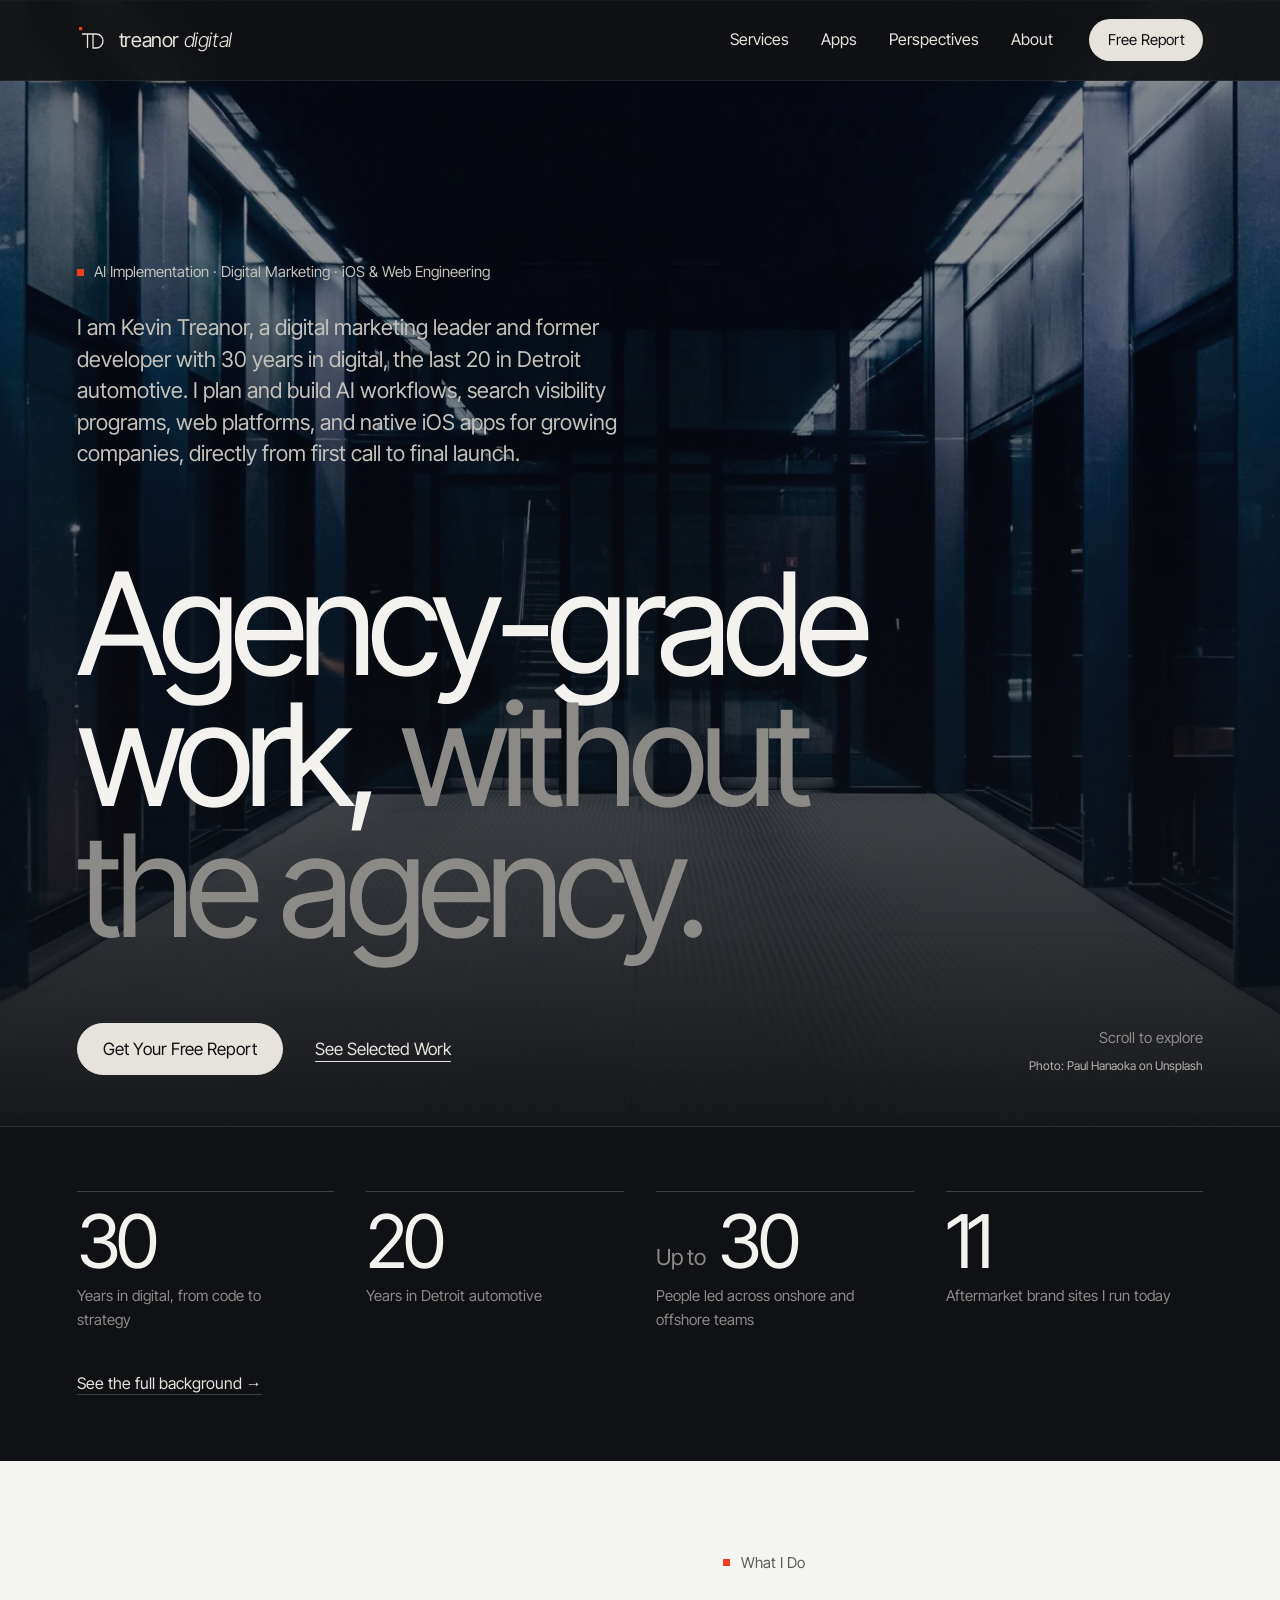
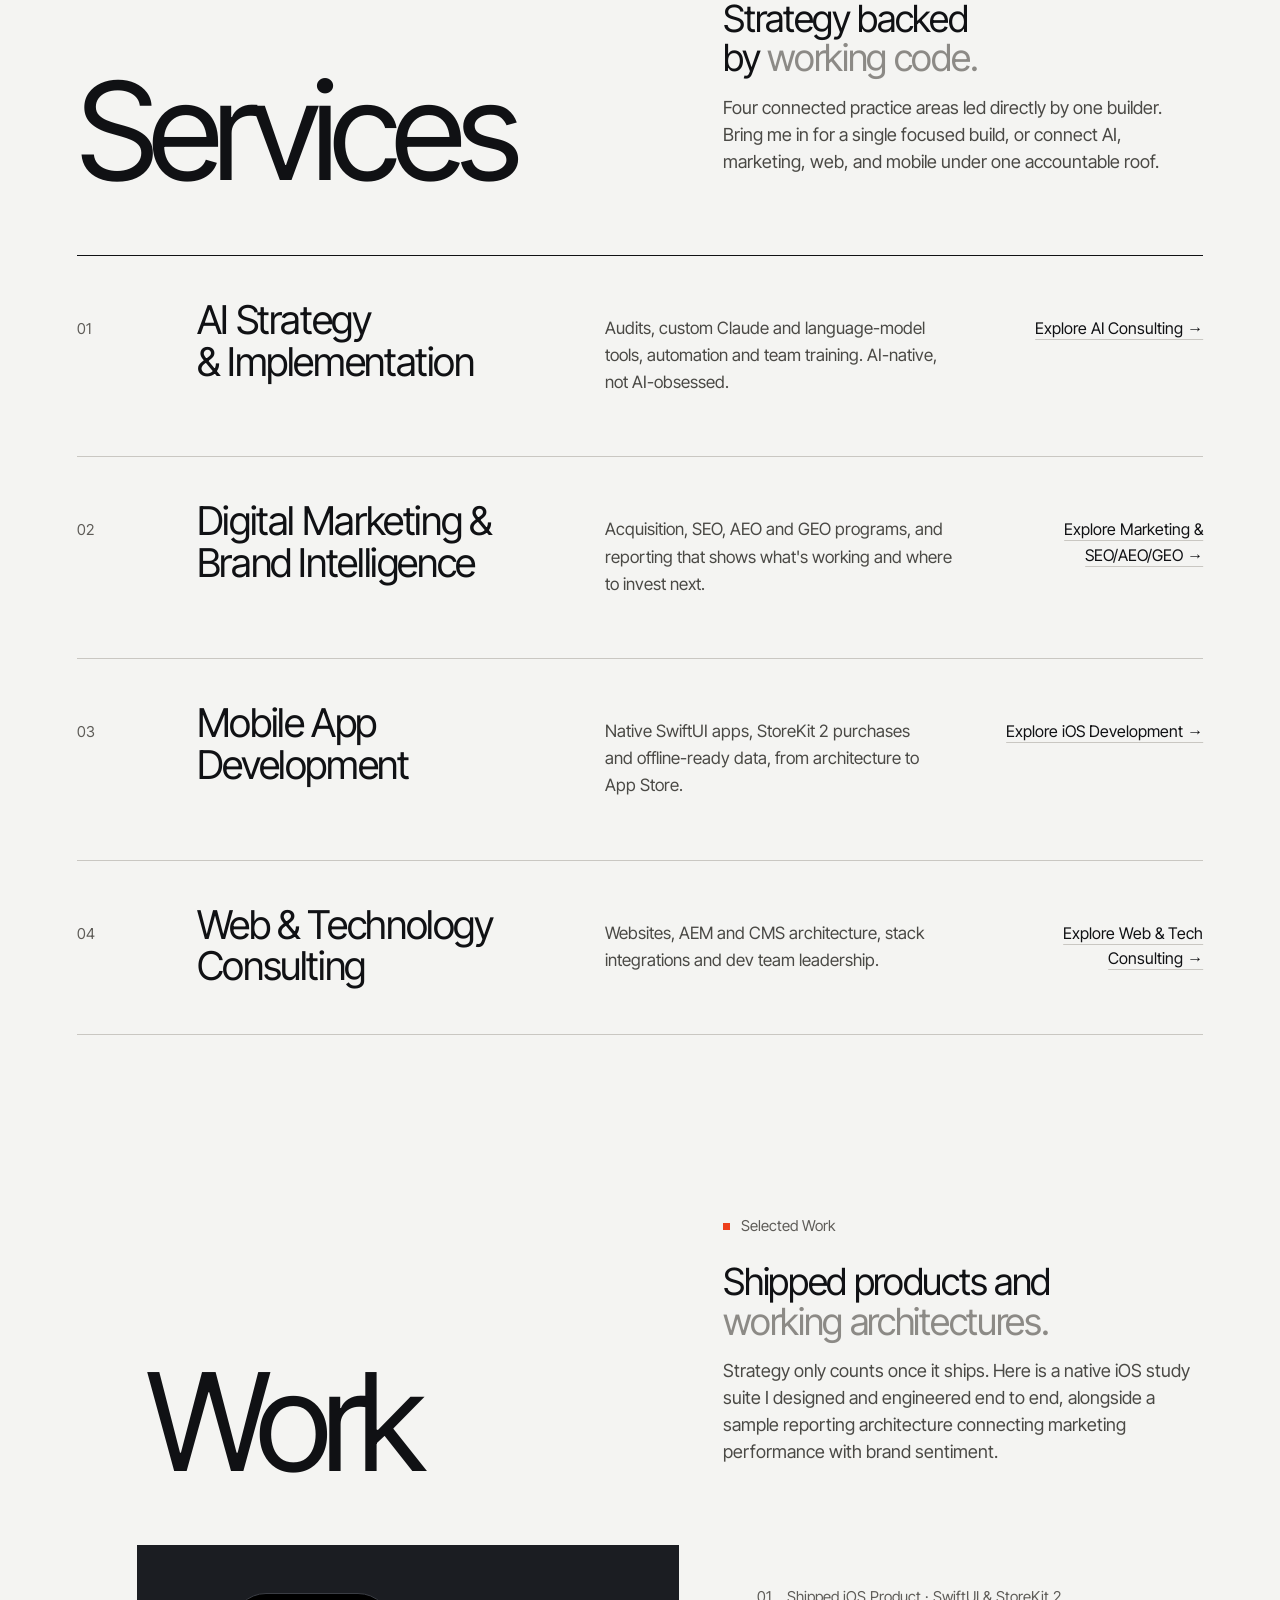
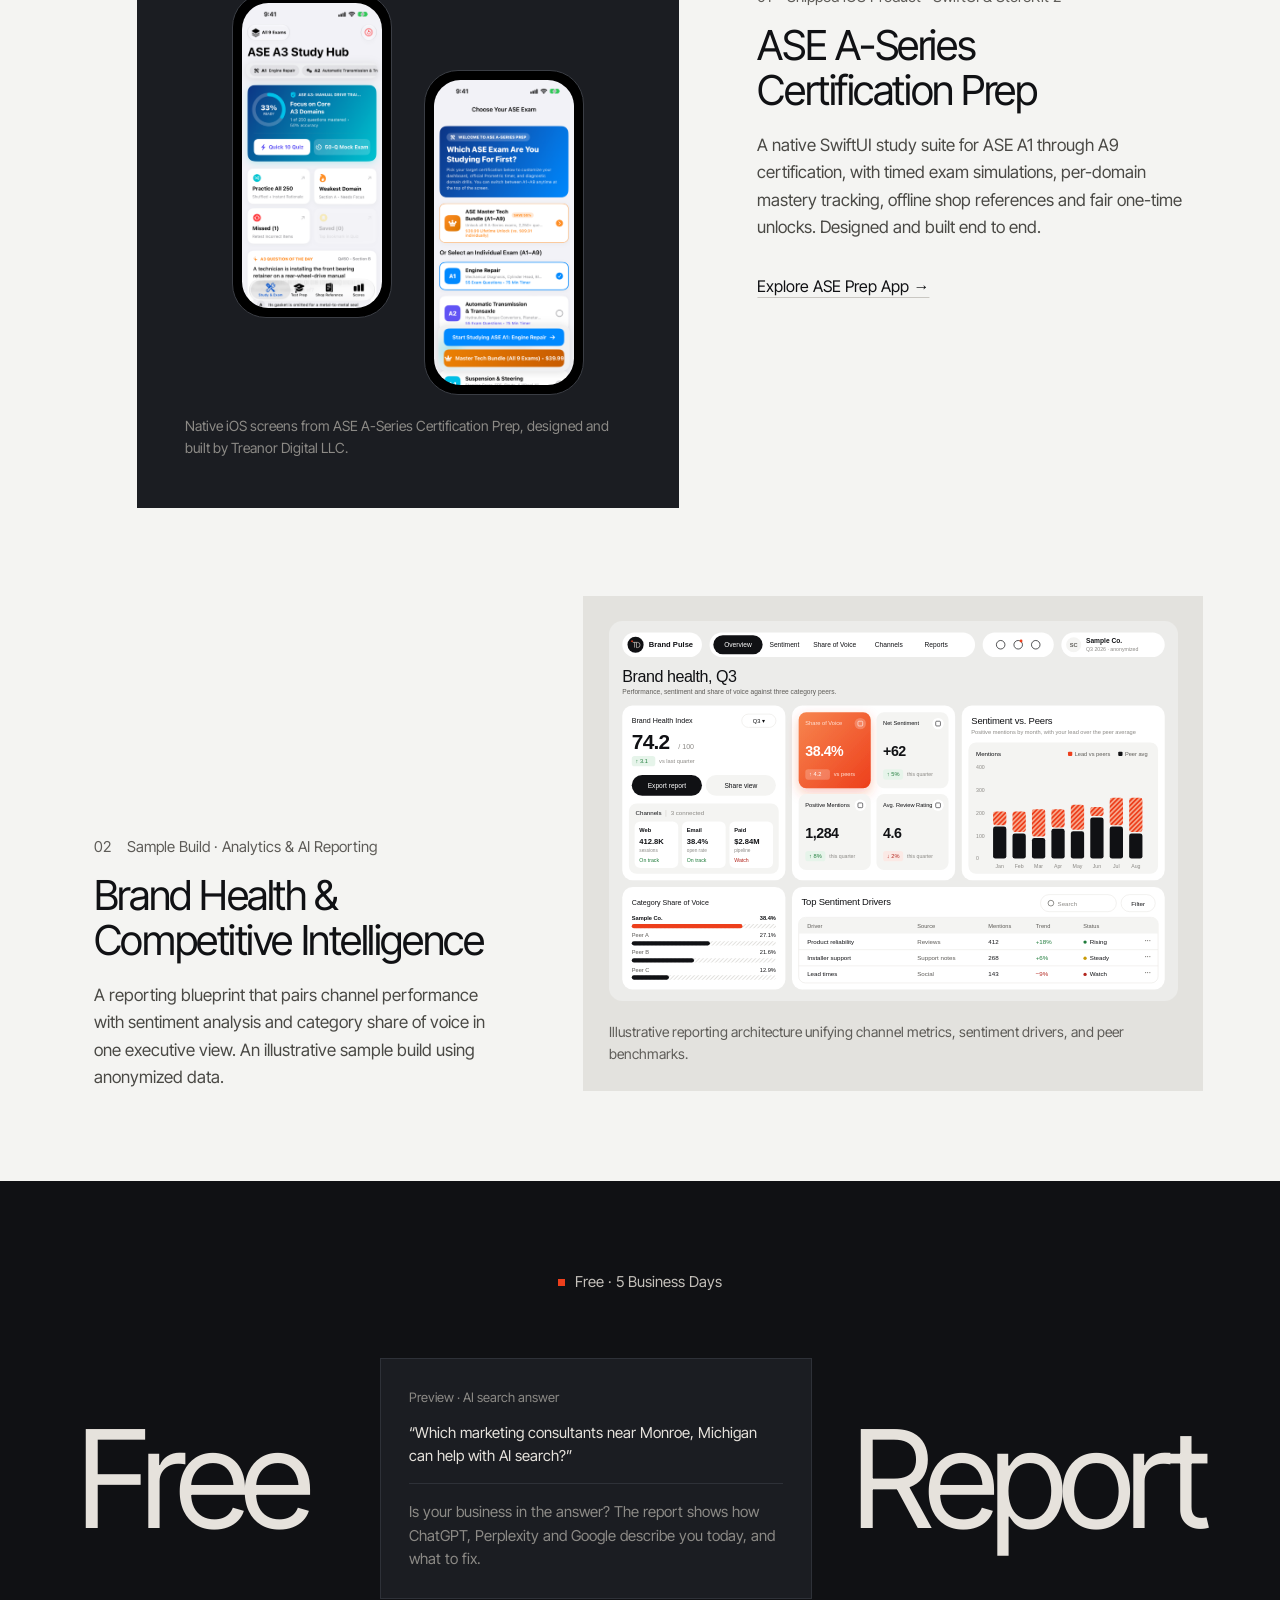
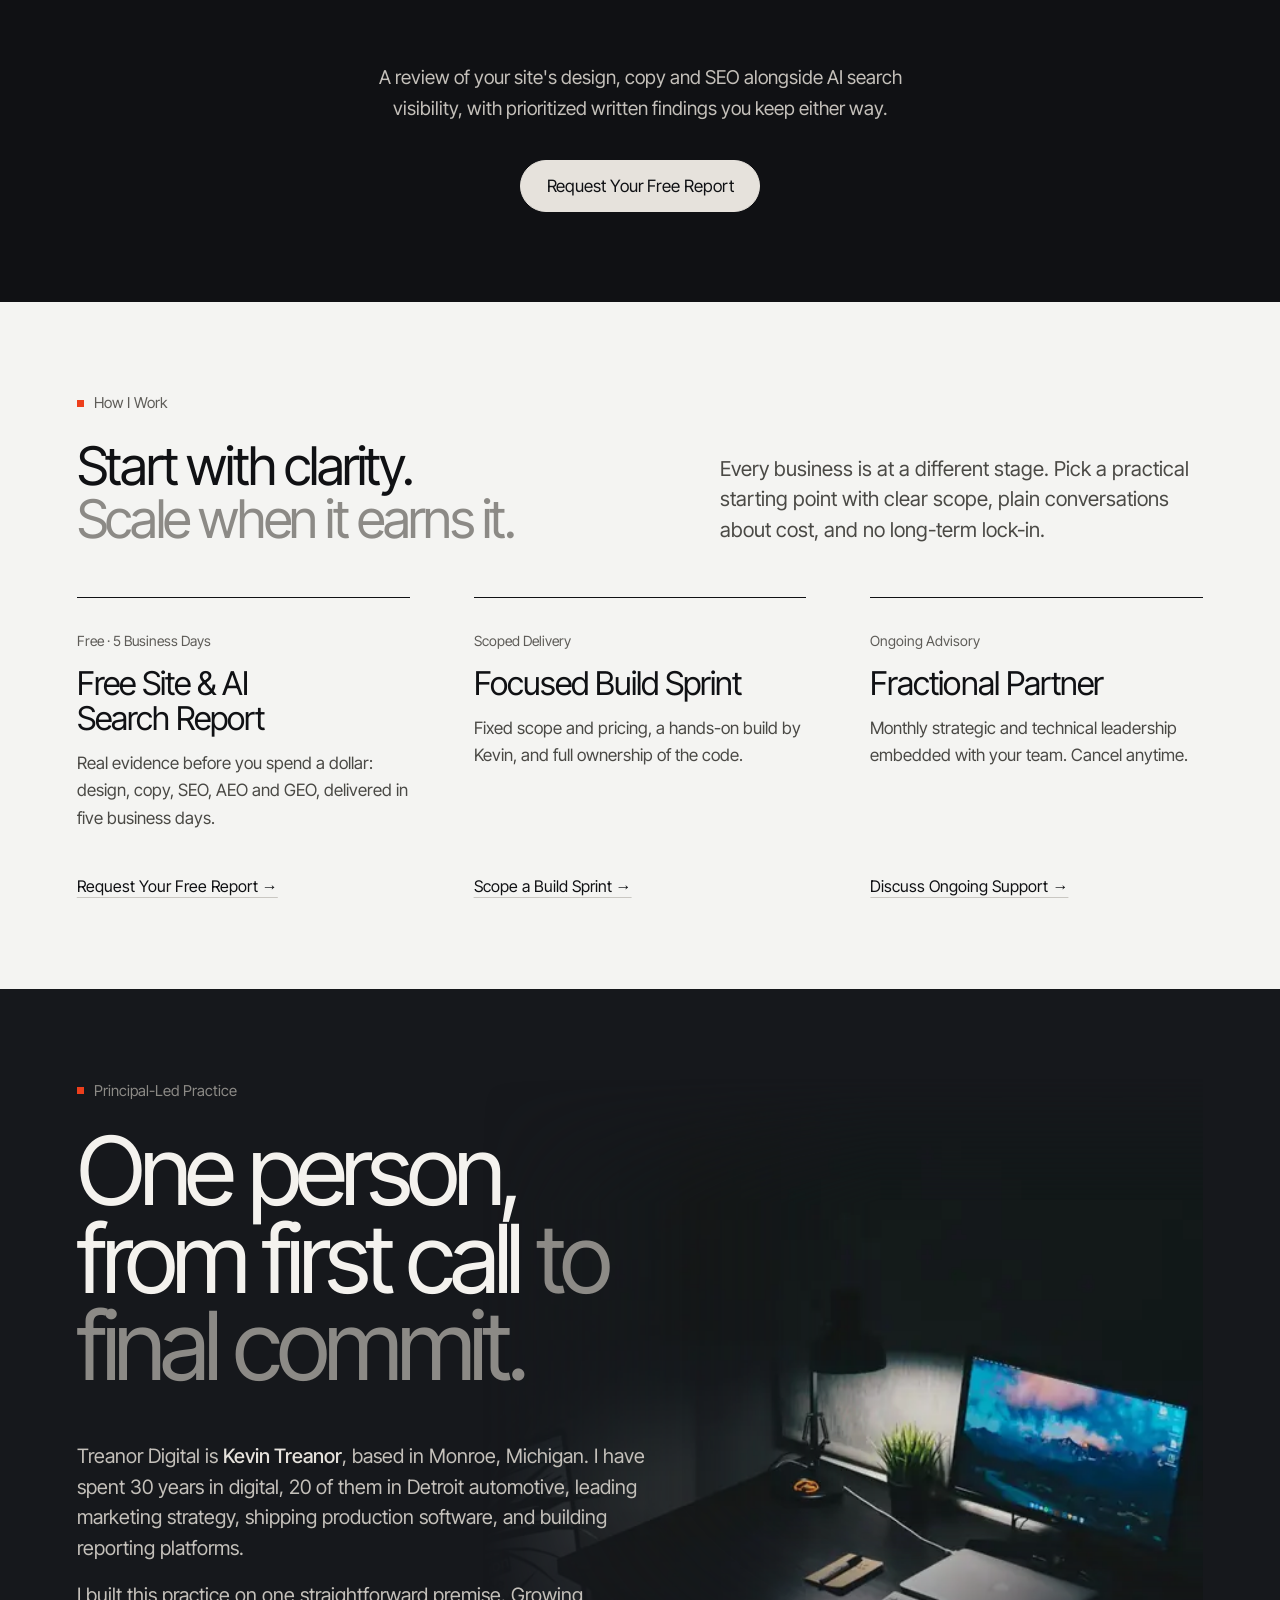
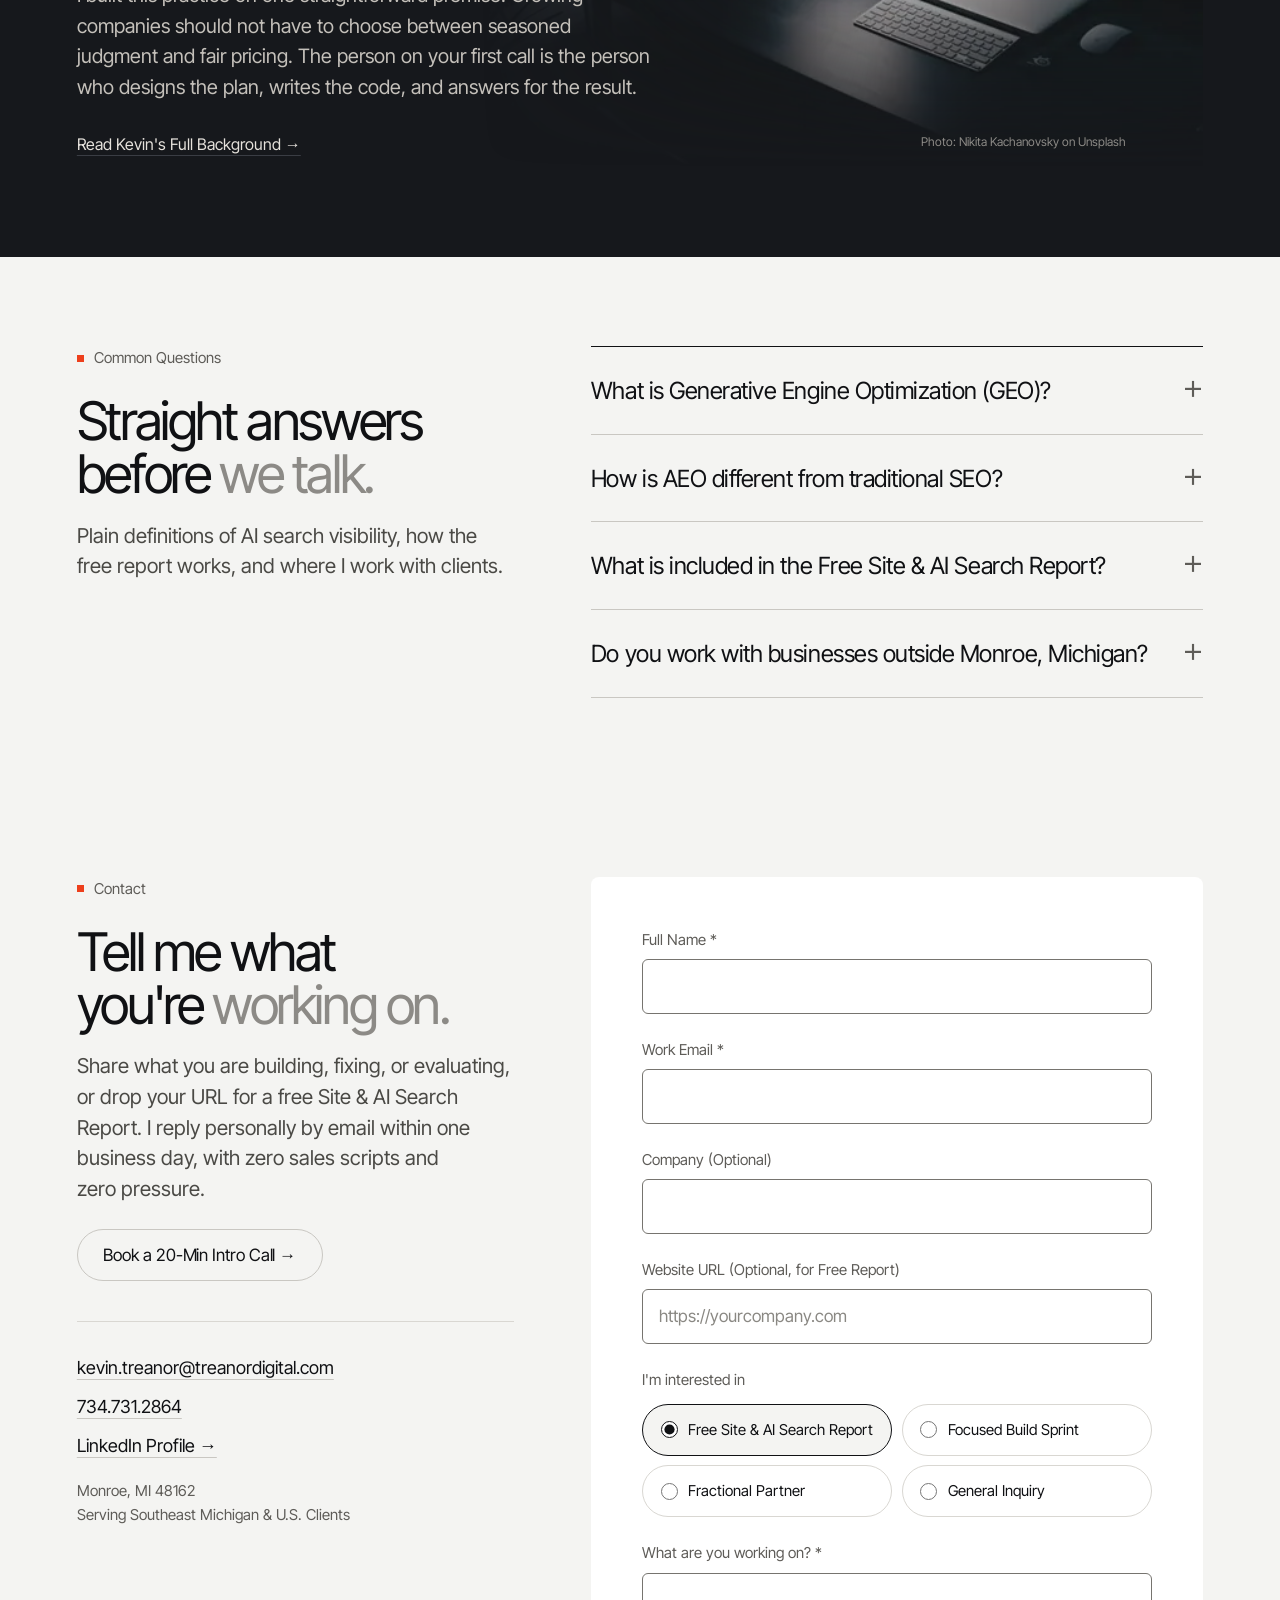
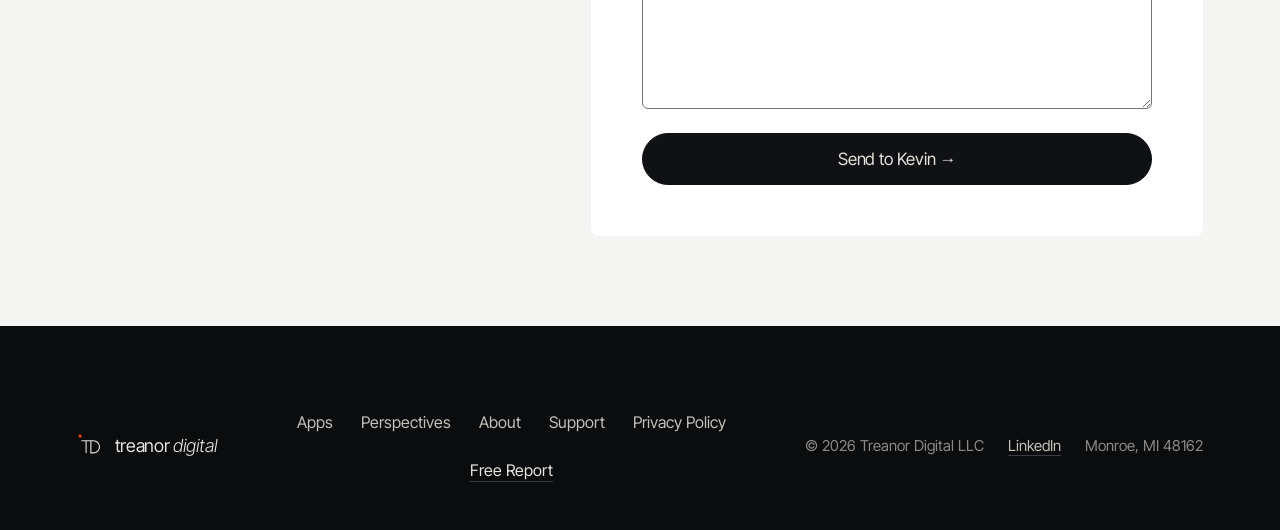
<file: index.html>
<!DOCTYPE html>
<html lang="en">
<head>
  <meta charset="UTF-8" />
  <meta name="viewport" content="width=device-width, initial-scale=1.0" />
  <title>AI &amp; Marketing Consultant in Monroe, MI | Treanor Digital</title>
  <meta name="description" content="Agency-grade AI, digital marketing, and iOS software from one accountable partner in Monroe, MI. Start with a free Site &amp; AI Search Report." />
  <link rel="canonical" href="https://www.treanordigital.com/" />
  <link rel="icon" href="./favicon.ico" sizes="any" />
  <link rel="icon" type="image/svg+xml" href="./favicon.svg" />
  <link rel="icon" type="image/png" sizes="32x32" href="./favicon-32x32.png" />
  <link rel="apple-touch-icon" sizes="180x180" href="./apple-touch-icon.png" />

  <!-- Open Graph -->
  <meta property="og:type" content="website" />
  <meta property="og:site_name" content="Treanor Digital" />
  <meta property="og:url" content="https://www.treanordigital.com/" />
  <meta property="og:title" content="AI &amp; Marketing Consultant in Monroe, MI | Treanor Digital" />
  <meta property="og:description" content="Agency-grade AI, digital marketing, and iOS software from one accountable partner in Monroe, MI. Start with a free Site &amp; AI Search Report." />
  <meta property="og:image" content="https://www.treanordigital.com/og-treanor-digital.jpg" />
  <meta property="og:image:width" content="1200" />
  <meta property="og:image:height" content="630" />
  <meta property="og:image:alt" content="Treanor Digital. Agency-grade work, without the agency." />

  <!-- Twitter Card -->
  <meta name="twitter:card" content="summary_large_image" />
  <meta name="twitter:title" content="AI &amp; Marketing Consultant in Monroe, MI | Treanor Digital" />
  <meta name="twitter:description" content="Agency-grade AI, digital marketing, and iOS software from one accountable partner in Monroe, MI." />
  <meta name="twitter:image" content="https://www.treanordigital.com/og-treanor-digital.jpg" />

  <!-- Self-Hosted Hero Font Preload -->
  <link rel="preload" href="./assets/fonts/inter-tight-var.woff2" as="font" type="font/woff2" crossorigin />

  <link rel="stylesheet" href="./assets/style.css" />

  <!-- Structured Data: Linked @graph (WebSite + Organization + Person + WebPage + FAQPage) -->
  <script type="application/ld+json">
  {
    "@context": "https://schema.org",
    "@graph": [
      {
        "@type": "WebSite",
        "@id": "https://www.treanordigital.com/#website",
        "url": "https://www.treanordigital.com/",
        "name": "Treanor Digital",
        "publisher": { "@id": "https://www.treanordigital.com/#org" },
        "inLanguage": "en-US"
      },
      {
        "@type": ["ProfessionalService", "Organization"],
        "@id": "https://www.treanordigital.com/#org",
        "name": "Treanor Digital",
        "legalName": "Treanor Digital LLC",
        "url": "https://www.treanordigital.com/",
        "logo": {
          "@type": "ImageObject",
          "url": "https://www.treanordigital.com/logo-512.png",
          "width": 512,
          "height": 512
        },
        "image": "https://www.treanordigital.com/og-treanor-digital.jpg",
        "description": "Treanor Digital is a Monroe, Michigan consultancy led by Kevin Treanor, specializing in AI implementation, SEO, AEO and GEO, digital marketing, and native iOS development.",
        "slogan": "Agency-grade work, without the agency.",
        "foundingDate": "2018-12-17",
        "founder": { "@id": "https://www.treanordigital.com/#kevin" },
        "telephone": "+1-734-731-2864",
        "email": "kevin.treanor@treanordigital.com",
        "address": {
          "@type": "PostalAddress",
          "addressLocality": "Monroe",
          "addressRegion": "MI",
          "postalCode": "48162",
          "addressCountry": "US"
        },
        "areaServed": [
          { "@type": "AdministrativeArea", "name": "Monroe County, Michigan" },
          { "@type": "City", "name": "Toledo, Ohio" },
          { "@type": "City", "name": "Ann Arbor, Michigan" },
          { "@type": "City", "name": "Detroit, Michigan" },
          { "@type": "Country", "name": "United States" }
        ],
        "knowsAbout": [
          "Generative AI implementation",
          "Generative engine optimization",
          "Answer engine optimization",
          "Search engine optimization",
          "SwiftUI",
          "Adobe Experience Manager",
          "Brand health analytics"
        ],
        "sameAs": [
          "https://www.linkedin.com/in/kevin-m-treanor/"
        ],
        "hasOfferCatalog": {
          "@type": "OfferCatalog",
          "name": "Consulting and Engineering Services",
          "itemListElement": [
            {
              "@type": "Offer",
              "itemOffered": {
                "@type": "Service",
                "@id": "https://www.treanordigital.com/services/ai-consulting/#service",
                "name": "AI Strategy & Implementation",
                "url": "https://www.treanordigital.com/services/ai-consulting/",
                "description": "AI opportunity audits, workflow automation, custom LLM tools, sentiment pipelines, and team enablement."
              }
            },
            {
              "@type": "Offer",
              "itemOffered": {
                "@type": "Service",
                "@id": "https://www.treanordigital.com/services/digital-marketing/#service",
                "name": "Digital Marketing & Brand Intelligence",
                "url": "https://www.treanordigital.com/services/digital-marketing/",
                "description": "Web strategy, SEO, AEO and GEO visibility, paid acquisition, email lifecycle, executive analytics, and competitive benchmarking."
              }
            },
            {
              "@type": "Offer",
              "itemOffered": {
                "@type": "Service",
                "@id": "https://www.treanordigital.com/services/ios-app-development/#service",
                "name": "Mobile App Development",
                "url": "https://www.treanordigital.com/services/ios-app-development/",
                "description": "Native iOS application design and SwiftUI engineering, StoreKit 2 purchases, offline data architecture, and App Store delivery."
              }
            },
            {
              "@type": "Offer",
              "itemOffered": {
                "@type": "Service",
                "@id": "https://www.treanordigital.com/services/web-technology-consulting/#service",
                "name": "Web & Technology Consulting",
                "url": "https://www.treanordigital.com/services/web-technology-consulting/",
                "description": "Custom websites and web applications, Adobe Experience Manager, marketing stack integrations, LMS setup, and technical leadership."
              }
            },
            {
              "@type": "Offer",
              "price": "0",
              "priceCurrency": "USD",
              "itemOffered": {
                "@type": "Service",
                "@id": "https://www.treanordigital.com/seo-aeo-geo-audit/#service",
                "name": "Free Site & AI Search Report",
                "url": "https://www.treanordigital.com/seo-aeo-geo-audit/",
                "description": "Complimentary website design, copy, SEO, AEO, and GEO review delivered within five business days."
              }
            }
          ]
        }
      },
      {
        "@type": "Person",
        "@id": "https://www.treanordigital.com/#kevin",
        "name": "Kevin Treanor",
        "jobTitle": "Founder & Principal",
        "url": "https://www.treanordigital.com/about/",
        "worksFor": { "@id": "https://www.treanordigital.com/#org" },
        "homeLocation": { "@type": "Place", "name": "Monroe, Michigan" },
        "knowsAbout": [
          "AI implementation",
          "Large language models",
          "SEO",
          "Answer engine optimization",
          "Generative engine optimization",
          "Digital marketing",
          "Swift",
          "SwiftUI",
          "Adobe Experience Manager",
          "Automotive digital marketing",
          "Automotive aftermarket",
          "Onshore and offshore team leadership"
        ],
        "sameAs": [
          "https://www.linkedin.com/in/kevin-m-treanor/"
        ]
      },
      {
        "@type": "WebPage",
        "@id": "https://www.treanordigital.com/#webpage",
        "url": "https://www.treanordigital.com/",
        "name": "AI & Marketing Consultant in Monroe, MI | Treanor Digital",
        "isPartOf": { "@id": "https://www.treanordigital.com/#website" },
        "about": { "@id": "https://www.treanordigital.com/#org" },
        "primaryImageOfPage": "https://www.treanordigital.com/og-treanor-digital.jpg"
      },
      {
        "@type": "FAQPage",
        "@id": "https://www.treanordigital.com/#faq",
        "mainEntity": [
          {
            "@type": "Question",
            "name": "What is Generative Engine Optimization (GEO)?",
            "acceptedAnswer": {
              "@type": "Answer",
              "text": "Generative Engine Optimization (GEO) is the practice of structuring your website, schema markup, and published expertise so AI assistants like ChatGPT, Claude, Perplexity, and Google AI Overviews accurately understand, trust, and cite your business when buyers ask for recommendations."
            }
          },
          {
            "@type": "Question",
            "name": "How is AEO different from traditional SEO?",
            "acceptedAnswer": {
              "@type": "Answer",
              "text": "Traditional SEO focuses on ranking pages in blue-link search results. Answer Engine Optimization (AEO) focuses on clear, structured answers (concise headings, direct definitions, clean schema, and verifiable entity signals) so search engines and voice or AI tools can extract and surface your answer directly."
            }
          },
          {
            "@type": "Question",
            "name": "What is included in the Free Site & AI Search Report?",
            "acceptedAnswer": {
              "@type": "Answer",
              "text": "You receive a prioritized review of your site's design, messaging clarity, technical SEO, and current visibility across major AI search platforms. I deliver the written findings within five business days, and you keep the entire report with zero obligation."
            }
          },
          {
            "@type": "Question",
            "name": "Do you work with businesses outside Monroe, Michigan?",
            "acceptedAnswer": {
              "@type": "Answer",
              "text": "Yes. I am based in Monroe, Michigan and work closely with companies across Southeast Michigan, Toledo, Ann Arbor, and Metro Detroit, as well as remote clients nationwide across the United States."
            }
          }
        ]
      }
    ]
  }
  </script>
</head>
<body>
  <a href="#main-content" class="skip-link visually-hidden">Skip to main content</a>

  <header class="site-header">
    <div class="container header-inner">
      <a href="#top" class="brand-link" aria-label="Treanor Digital Home" aria-current="page">
        <svg class="td-mark brand-mark" width="30" height="30" viewBox="0 0 30 30" aria-hidden="true">
          <rect class="td-mark-square" x="2" y="2" width="3.2" height="3.2"/>
          <path class="td-mark-letters" pathLength="100" d="M5 9h11M10.5 9v14M16 9h3a7 7 0 0 1 0 14h-3z"/>
        </svg>
        <span class="brand-wordmark">treanor <span>digital</span></span>
      </a>

      <nav class="site-nav" aria-label="Primary">
        <button
          type="button"
          class="menu-button"
          popovertarget="site-menu"
          popovertargetaction="toggle"
          aria-controls="site-menu"
        >
          <svg width="16" height="12" viewBox="0 0 16 12" fill="none" aria-hidden="true">
            <line x1="0" y1="1" x2="16" y2="1" stroke="currentColor" stroke-width="1.25"/>
            <line x1="0" y1="6" x2="16" y2="6" stroke="currentColor" stroke-width="1.25"/>
            <line x1="0" y1="11" x2="16" y2="11" stroke="currentColor" stroke-width="1.25"/>
          </svg>
          <span>Menu</span>
        </button>

        <ul id="site-menu" class="site-menu" popover="auto">
          <li><a href="#services">Services</a></li>
          <li><a href="./apps/ase-prep/">Apps</a></li>
          <li><a href="./perspectives/">Perspectives</a></li>
          <li><a href="./about/">About</a></li>
          <li><a href="./seo-aeo-geo-audit/" class="nav-inquire">Free Report</a></li>
        </ul>
      </nav>
    </div>
    <div class="scroll-progress" aria-hidden="true"></div>
  </header>

  <main>
    <!-- 01 · HERO (ATELIER NOIR COVER) -->
    <section id="top" class="band-noir hero hero-exo" data-parallax-wrapper>
      <picture class="hero-media parallax-layer" data-parallax-from="0" data-parallax-to="64">
        <source type="image/webp" srcset="./assets/images/hero-corridor-1200.webp 1200w, ./assets/images/hero-corridor-2400.webp 2400w" sizes="100vw" />
        <img src="./assets/images/hero-corridor-1200.jpg" alt="" width="1200" height="800" fetchpriority="high" decoding="async" />
      </picture>
      <div class="hero-scrim" aria-hidden="true"></div>

      <div class="container hero-content">
        <p class="eyebrow">AI Implementation · Digital Marketing · iOS &amp; Web Engineering</p>
        <p class="lead hero-lead">
          I am Kevin Treanor, a digital marketing leader and former developer with 30 years in digital, the last 20 in Detroit automotive. I plan and build AI workflows, search visibility programs, web platforms, and native iOS apps for growing companies, directly from first call to final launch.
        </p>
        <h1 id="main-content" tabindex="-1">Agency-grade work, <em>without the agency.</em></h1>
        <div class="hero-foot">
          <div class="hero-actions">
            <a href="#contact" class="btn btn-primary" data-select-service="svc-analysis">Get Your Free Report</a>
            <a href="#work" class="btn btn-text">See Selected Work</a>
          </div>
          <div class="hero-aside">
            <span class="scroll-cue" aria-hidden="true">Scroll to explore</span>
            <span class="photo-credit">Photo: Paul Hanaoka on Unsplash</span>
          </div>
        </div>
      </div>
    </section>

    <!-- CREDENTIALS STRIP -->
    <section class="credentials-strip proof-strip" aria-label="Experience at a glance">
      <div class="container">
        <ul class="proof-stats" role="list">
          <li><span class="proof-num">30</span><span class="proof-label">Years in digital, from code to strategy</span></li>
          <li><span class="proof-num">20</span><span class="proof-label">Years in Detroit automotive</span></li>
          <li><span class="proof-num"><small>Up to</small> 30</span><span class="proof-label">People led across onshore and offshore teams</span></li>
          <li><span class="proof-num">11</span><span class="proof-label">Aftermarket brand sites I run today</span></li>
        </ul>
        <a href="./about/#experience" class="link-cta proof-link proof-link-solo">See the full background &rarr;</a>
      </div>
    </section>

    <!-- 02 · SERVICES -->
    <section id="services" class="band-chalk section">
      <div class="container">
        <div class="display-header reveal-item">
          <p class="display-word" aria-hidden="true">Services</p>
          <div class="display-aside">
            <p class="eyebrow">What I Do</p>
            <h2>Strategy backed by <em>working code.</em></h2>
            <p class="lead">
              Four connected practice areas led directly by one builder. Bring me in for a single focused build, or connect AI, marketing, web, and mobile under one accountable roof.
            </p>
          </div>
        </div>

        <div class="service-rows">
          <article class="service-row reveal-item">
            <span class="row-num" aria-hidden="true">01</span>
            <h3><a href="./services/ai-consulting/">AI Strategy &amp; Implementation</a></h3>
            <div class="row-body">
              <p class="service-desc">Audits, custom Claude and language-model tools, automation and team training. AI-native, not AI-obsessed.</p>
            </div>
            <a href="./services/ai-consulting/" class="link-cta row-link">Explore AI Consulting &rarr;</a>
          </article>

          <article class="service-row reveal-item">
            <span class="row-num" aria-hidden="true">02</span>
            <h3><a href="./services/digital-marketing/">Digital Marketing &amp; Brand Intelligence</a></h3>
            <div class="row-body">
              <p class="service-desc">Acquisition, SEO, AEO and GEO programs, and reporting that shows what's working and where to invest next.</p>
            </div>
            <a href="./services/digital-marketing/" class="link-cta row-link">Explore Marketing &amp; SEO/AEO/GEO &rarr;</a>
          </article>

          <article class="service-row reveal-item">
            <span class="row-num" aria-hidden="true">03</span>
            <h3><a href="./services/ios-app-development/">Mobile App Development</a></h3>
            <div class="row-body">
              <p class="service-desc">Native SwiftUI apps, StoreKit 2 purchases and offline-ready data, from architecture to App Store.</p>
            </div>
            <a href="./services/ios-app-development/" class="link-cta row-link">Explore iOS Development &rarr;</a>
          </article>

          <article class="service-row reveal-item">
            <span class="row-num" aria-hidden="true">04</span>
            <h3><a href="./services/web-technology-consulting/">Web &amp; Technology Consulting</a></h3>
            <div class="row-body">
              <p class="service-desc">Websites, AEM and CMS architecture, stack integrations and dev team leadership.</p>
            </div>
            <a href="./services/web-technology-consulting/" class="link-cta row-link">Explore Web &amp; Tech Consulting &rarr;</a>
          </article>
        </div>
      </div>
    </section>

    <!-- 03 · SELECTED WORK (SHIPPED PRODUCT + ARCHITECTURE SAMPLE) -->
    <section id="work" class="band-chalk section">
      <div class="container">
        <div class="display-header display-header-indent reveal-item">
          <p class="display-word" aria-hidden="true">Work</p>
          <div class="display-aside">
            <p class="eyebrow">Selected Work</p>
            <h2>Shipped products and <em>working architectures.</em></h2>
            <p class="lead">
              Strategy only counts once it ships. Here is a native iOS study suite I designed and engineered end to end, alongside a sample reporting architecture connecting marketing performance with brand sentiment.
            </p>
          </div>
        </div>

        <div class="work-list">
          <!-- 01 · Shipped Product: ASE A-Series Certification Prep -->
          <article class="work-item reveal-item">
            <div class="work-copy">
              <div class="work-meta-top">
                <span class="pillar-num" aria-hidden="true">01</span>
                <span class="work-category">Shipped iOS Product · SwiftUI &amp; StoreKit 2</span>
              </div>
              <h3>ASE A-Series Certification Prep</h3>

              <p class="work-summary">A native SwiftUI study suite for ASE A1 through A9 certification, with timed exam simulations, per-domain mastery tracking, offline shop references and fair one-time unlocks. Designed and built end to end.</p>

              <a href="./apps/ase-prep/" class="link-cta work-cta">
                Explore ASE Prep App &rarr;
              </a>
            </div>

            <figure class="work-stage work-stage-dashboard">
              <div class="app-phone-duo" aria-label="ASE A-Series Prep iOS screenshots">
                <div class="app-phone-frame">
                  <img
                    src="./assets/images/ase-prep-hub.png"
                    alt="ASE A-Series Prep iOS Study Hub showing exam readiness ring and quick quiz controls"
                    width="640"
                    height="1391"
                    loading="lazy"
                    decoding="async"
                  />
                </div>
                <div class="app-phone-frame app-phone-frame-offset">
                  <img
                    src="./assets/images/ase-prep-onboarding.png"
                    alt="ASE A-Series Prep onboarding screen showing A1 through A9 exam paths and lifetime bundle"
                    width="640"
                    height="1391"
                    loading="lazy"
                    decoding="async"
                  />
                </div>
              </div>
              <figcaption class="work-caption">
                Native iOS screens from ASE A-Series Certification Prep, designed and built by Treanor Digital LLC.
              </figcaption>
            </figure>
          </article>

          <!-- 02 · Sample Architecture: Brand Health & Competitive Intelligence -->
          <article class="work-item work-item-reverse reveal-item">
            <div class="work-copy">
              <div class="work-meta-top">
                <span class="pillar-num" aria-hidden="true">02</span>
                <span class="work-category">Sample Build · Analytics &amp; AI Reporting</span>
              </div>
              <h3>Brand Health &amp; Competitive Intelligence</h3>

              <p class="work-summary">A reporting blueprint that pairs channel performance with sentiment analysis and category share of voice in one executive view. An illustrative sample build using anonymized data.</p>
            </div>

            <figure class="work-stage work-stage-dashboard">
              <img
                src="./assets/images/brand-health-dashboard.svg"
                alt="Sample brand health reporting dashboard pairing channel metrics, customer sentiment trends, and competitive share of voice"
                width="1200"
                height="800"
                loading="lazy"
                decoding="async"
              />
              <figcaption class="work-caption">
                Illustrative reporting architecture unifying channel metrics, sentiment drivers, and peer benchmarks.
              </figcaption>
            </figure>
          </article>
        </div>
      </div>
    </section>


    <!-- FREE REPORT · SIGNATURE MOMENT -->
    <section id="report" class="band-noir section report-band" aria-labelledby="report-heading">
      <div class="container">
        <p class="eyebrow">Free · 5 Business Days</p>
        <h2 id="report-heading" class="visually-hidden">Free Site &amp; AI Search Report</h2>
        <div class="report-stage reveal-item">
          <span class="report-word" aria-hidden="true">Free</span>
          <div class="report-card">
            <div class="report-card-label">Preview · AI search answer</div>
            <p class="report-card-q">&ldquo;Which marketing consultants near Monroe, Michigan can help with AI search?&rdquo;</p>
            <p class="report-card-a">Is your business in the answer? The report shows how ChatGPT, Perplexity and Google describe you today, and what to fix.</p>
          </div>
          <span class="report-word" aria-hidden="true">Report</span>
        </div>
        <p class="report-lead">A review of your site's design, copy and SEO alongside AI search visibility, with prioritized written findings you keep either way.</p>
        <a href="./seo-aeo-geo-audit/" class="btn btn-primary">Request Your Free Report</a>
      </div>
    </section>

    <!-- 04 · HOW I WORK (ENGAGEMENT MODELS) -->
    <section id="how-we-work" class="band-chalk section">
      <div class="container">
        <div class="section-header reveal-item">
          <div>
            <p class="eyebrow">How I Work</p>
            <h2>Start with clarity. <em>Scale when it earns it.</em></h2>
          </div>
          <p class="lead">
            Every business is at a different stage. Pick a practical starting point with clear scope, plain conversations about cost, and no long-term lock-in.
          </p>
        </div>

        <div class="cards-3">
          <article class="service-card reveal-item">
            <div class="engagement-top">
              <span class="engagement-tag">Free · 5 Business Days</span>
            </div>
            <h3>Free Site &amp; AI Search Report</h3>
            <p class="service-desc">Real evidence before you spend a dollar: design, copy, SEO, AEO and GEO, delivered in five business days.</p>
            <a href="./seo-aeo-geo-audit/" class="link-cta engagement-cta">
              Request Your Free Report &rarr;
            </a>
          </article>

          <article class="service-card reveal-item">
            <div class="engagement-top">
              <span class="engagement-tag">Scoped Delivery</span>
            </div>
            <h3>Focused Build Sprint</h3>
            <p class="service-desc">Fixed scope and pricing, a hands-on build by Kevin, and full ownership of the code.</p>
            <a href="#contact" class="link-cta engagement-cta" data-select-service="svc-sprint">
              Scope a Build Sprint &rarr;
            </a>
          </article>

          <article class="service-card reveal-item">
            <div class="engagement-top">
              <span class="engagement-tag">Ongoing Advisory</span>
            </div>
            <h3>Fractional Partner</h3>
            <p class="service-desc">Monthly strategic and technical leadership embedded with your team. Cancel anytime.</p>
            <a href="#contact" class="link-cta engagement-cta" data-select-service="svc-advisory">
              Discuss Ongoing Support &rarr;
            </a>
          </article>
        </div>
      </div>
    </section>

    <!-- 05 · ABOUT / PRINCIPAL (ATELIER NOIR SHOWCASE BAND) -->
    <section id="about" class="band-noir section noir-showcase">
      <div class="container">
        <div class="about-layout">
          <div class="reveal-item">
            <p class="eyebrow">Principal-Led Practice</p>
            <h2>One person, from first call <em>to final commit.</em></h2>
            <div class="about-copy">
              <p>
                Treanor Digital is <strong class="about-principal">Kevin Treanor</strong>, based in Monroe, Michigan. I have spent 30 years in digital, 20 of them in Detroit automotive, leading marketing strategy, shipping production software, and building reporting platforms.
              </p>
              <p>
                I built this practice on one straightforward premise. Growing companies should not have to choose between seasoned judgment and fair pricing. The person on your first call is the person who designs the plan, writes the code, and answers for the result.
              </p>
            </div>
            <div class="about-actions">
              <a href="./about/" class="link-cta">Read Kevin's Full Background &rarr;</a>
            </div>
          </div>

          <figure class="about-figure reveal-item">
            <picture>
              <source type="image/webp" srcset="./assets/images/workspace-desk-800.webp 800w, ./assets/images/workspace-desk-1600.webp 1600w" sizes="(min-width: 62rem) 62vw, 100vw" />
              <img src="./assets/images/workspace-desk-1600.jpg" alt="A lamp-lit desk with a monitor, laptop and notebook in a dark room" width="1600" height="1096" loading="lazy" decoding="async" />
            </picture>
            <figcaption>Photo: Nikita Kachanovsky on Unsplash</figcaption>
          </figure>
        </div>
      </div>
    </section>

    <!-- 06 · COMMON QUESTIONS (AEO / VISIBLE FAQ) -->
    <section id="faq" class="band-chalk section">
      <div class="container split-layout">
        <div class="reveal-item">
          <p class="eyebrow">Common Questions</p>
          <h2>Straight answers before <em>we talk.</em></h2>
          <p class="lead">
            Plain definitions of AI search visibility, how the free report works, and where I work with clients.
          </p>
        </div>

        <div class="faq-accordion reveal-item">
          <details>
            <summary>What is Generative Engine Optimization (GEO)?</summary>
            <div class="faq-answer">
              <p>Generative Engine Optimization (GEO) is the practice of structuring your website, schema markup, and published expertise so AI assistants like ChatGPT, Claude, Perplexity, and Google AI Overviews accurately understand, trust, and cite your business when buyers ask for recommendations.</p>
            </div>
          </details>

          <details>
            <summary>How is AEO different from traditional SEO?</summary>
            <div class="faq-answer">
              <p>Traditional SEO focuses on ranking pages in blue-link search results. Answer Engine Optimization (AEO) focuses on clear, structured answers (concise headings, direct definitions, clean schema, and verifiable entity signals) so search engines and voice or AI tools can extract and surface your answer directly.</p>
            </div>
          </details>

          <details>
            <summary>What is included in the Free Site &amp; AI Search Report?</summary>
            <div class="faq-answer">
              <p>You receive a prioritized review of your site's design, messaging clarity, technical SEO, and current visibility across major AI search platforms. I deliver the written findings within five business days, and you keep the entire report with zero obligation.</p>
            </div>
          </details>

          <details>
            <summary>Do you work with businesses outside Monroe, Michigan?</summary>
            <div class="faq-answer">
              <p>Yes. I am based in Monroe, Michigan and work closely with companies across Southeast Michigan, Toledo, Ann Arbor, and Metro Detroit, as well as remote clients nationwide across the United States.</p>
            </div>
          </details>
        </div>
      </div>
    </section>

    <!-- 07 · CONTACT -->
    <section id="contact" class="band-chalk section">
      <div class="container split-layout">
        <div class="reveal-item">
          <p class="eyebrow">Contact</p>
          <h2>Tell me what you're <em>working on.</em></h2>
          <p class="lead">
            Share what you are building, fixing, or evaluating, or drop your URL for a free Site &amp; AI Search Report. I reply personally by email within one business day, with zero sales scripts and zero pressure.
          </p>

          <div class="btn-row" style="margin-block-start:1.5rem;">
            <a href="https://calendar.app.google/w92oda354qmZFzJM7" target="_blank" rel="noopener noreferrer" class="btn btn-secondary">
              Book a 20-Min Intro Call &rarr;
            </a>
          </div>

          <div class="contact-details">
            <a href="mailto:kevin.treanor@treanordigital.com">kevin.treanor@treanordigital.com</a>
            <a href="tel:+17347312864">734.731.2864</a>
            <a href="https://www.linkedin.com/in/kevin-m-treanor/" target="_blank" rel="noopener noreferrer me">LinkedIn Profile &rarr;</a>
            <address class="contact-locations">
              Monroe, MI 48162<br />
              Serving Southeast Michigan &amp; U.S. Clients
            </address>
          </div>
        </div>

        <div class="contact-form-panel reveal-item">
          <div id="formSuccess" class="form-success" role="status" aria-live="polite" tabindex="-1" hidden>
            <h3>Message sent.</h3>
            <p>
              Thanks for reaching out. I will review your note and get back to you personally by email within one business day.
            </p>
            <button type="button" id="formReset" class="btn btn-secondary">Send Another Inquiry</button>
          </div>

          <form id="contactForm" name="contact" method="POST" action="/" data-netlify="true" netlify-honeypot="bot-field" aria-labelledby="contact-form-heading" novalidate>
            <h3 id="contact-form-heading" class="visually-hidden">Project inquiry form</h3>
            <input type="hidden" name="form-name" value="contact" />
            <div class="visually-hidden" aria-hidden="true">
              <label for="botField">Leave this field empty</label>
              <input id="botField" name="bot-field" tabindex="-1" autocomplete="off" />
            </div>

            <div class="form-field">
              <label for="fullName">Full Name <span aria-hidden="true">*</span></label>
              <input
                id="fullName"
                name="fullName"
                type="text"
                autocomplete="name"
                enterkeyhint="next"
                required
                data-error="fullNameError"
              />
              <span id="fullNameError" class="field-error">Please enter your full name.</span>
            </div>

            <div class="form-field">
              <label for="email">Work Email <span aria-hidden="true">*</span></label>
              <input
                id="email"
                name="email"
                type="email"
                autocomplete="email"
                autocorrect="off"
                autocapitalize="none"
                spellcheck="false"
                enterkeyhint="next"
                required
                data-error="emailError"
              />
              <span id="emailError" class="field-error">Please enter a valid work email address.</span>
            </div>

            <div class="form-field">
              <label for="company">Company (Optional)</label>
              <input
                id="company"
                name="company"
                type="text"
                autocomplete="organization"
                enterkeyhint="next"
              />
            </div>

            <div class="form-field">
              <label for="websiteUrl">Website URL (Optional, for Free Report)</label>
              <input
                id="websiteUrl"
                name="websiteUrl"
                type="url"
                inputmode="url"
                autocomplete="url"
                placeholder="https://yourcompany.com"
                enterkeyhint="next"
              />
            </div>

            <fieldset class="radio-fieldset">
              <legend>I'm interested in</legend>
              <div class="radio-grid">
                <div class="radio-option">
                  <input id="svc-analysis" type="radio" name="service" value="Free Site & AI Search Report" checked />
                  <label for="svc-analysis">Free Site &amp; AI Search Report</label>
                </div>
                <div class="radio-option">
                  <input id="svc-sprint" type="radio" name="service" value="Focused Build Sprint (AI, Web, or iOS)" data-show-qual />
                  <label for="svc-sprint">Focused Build Sprint</label>
                </div>
                <div class="radio-option">
                  <input id="svc-advisory" type="radio" name="service" value="Fractional Partner / Advisory" data-show-qual />
                  <label for="svc-advisory">Fractional Partner</label>
                </div>
                <div class="radio-option">
                  <input id="svc-other" type="radio" name="service" value="General Inquiry" />
                  <label for="svc-other">General Inquiry</label>
                </div>
              </div>
            </fieldset>

            <div id="projectQualFields" class="conditional-fields" hidden>
              <div class="form-field">
                <label for="timeline">Target Timeline (Optional)</label>
                <select id="timeline" name="timeline">
                  <option value="">Select timeline...</option>
                  <option value="Immediate (Next 30 days)">Immediate (Next 30 days)</option>
                  <option value="1 to 3 months">1 to 3 months</option>
                  <option value="3 to 6 months">3 to 6 months</option>
                  <option value="Just exploring">Just exploring</option>
                </select>
              </div>

              <div class="form-field">
                <label for="budget">Estimated Budget (Optional)</label>
                <select id="budget" name="budget">
                  <option value="">Select budget range...</option>
                  <option value="Under $5,000">Under $5,000</option>
                  <option value="$5,000 to $15,000">$5,000 to $15,000</option>
                  <option value="$15,000 to $30,000">$15,000 to $30,000</option>
                  <option value="$30,000+">$30,000+</option>
                  <option value="Monthly advisory">Monthly advisory</option>
                </select>
              </div>
            </div>

            <div class="form-field">
              <label for="message">What are you working on? <span aria-hidden="true">*</span></label>
              <textarea
                id="message"
                name="message"
                rows="4"
                minlength="5"
                enterkeyhint="send"
                required
                data-error="messageError"
              ></textarea>
              <span id="messageError" class="field-error">Please share a brief note about what you are trying to accomplish.</span>
            </div>

            <button type="submit" id="submitBtn" class="btn btn-primary btn-full">
              Send to Kevin &rarr;
            </button>
          </form>
        </div>
      </div>
    </section>
  </main>

  <footer class="band-noir site-footer">
    <div class="container footer-inner">
      <a href="#top" class="brand-link footer-brand" aria-label="Treanor Digital Back to top">
        <svg class="td-mark brand-mark" width="26" height="26" viewBox="0 0 30 30" aria-hidden="true">
          <rect class="td-mark-square" x="2" y="2" width="3.2" height="3.2"/>
          <path class="td-mark-letters" pathLength="100" d="M5 9h11M10.5 9v14M16 9h3a7 7 0 0 1 0 14h-3z"/>
        </svg>
        <span class="brand-wordmark">treanor <span>digital</span></span>
      </a>

      <nav class="footer-nav" aria-label="Footer">
        <a href="./apps/ase-prep/">Apps</a>
        <a href="./perspectives/">Perspectives</a>
        <a href="./about/">About</a>
        <a href="./support/">Support</a>
        <a href="./privacy/">Privacy Policy</a>
        <a href="./seo-aeo-geo-audit/" class="footer-cta">Free Report</a>
      </nav>

      <div class="footer-meta">
        <span>&copy; <span id="year">2026</span> Treanor Digital LLC</span>
        <a href="https://www.linkedin.com/in/kevin-m-treanor/" target="_blank" rel="noopener noreferrer me">LinkedIn</a>
        <span>Monroe, MI 48162</span>
      </div>
    </div>
  </footer>

  <script src="./assets/main.js" defer></script>
</body>
</html>
</file>
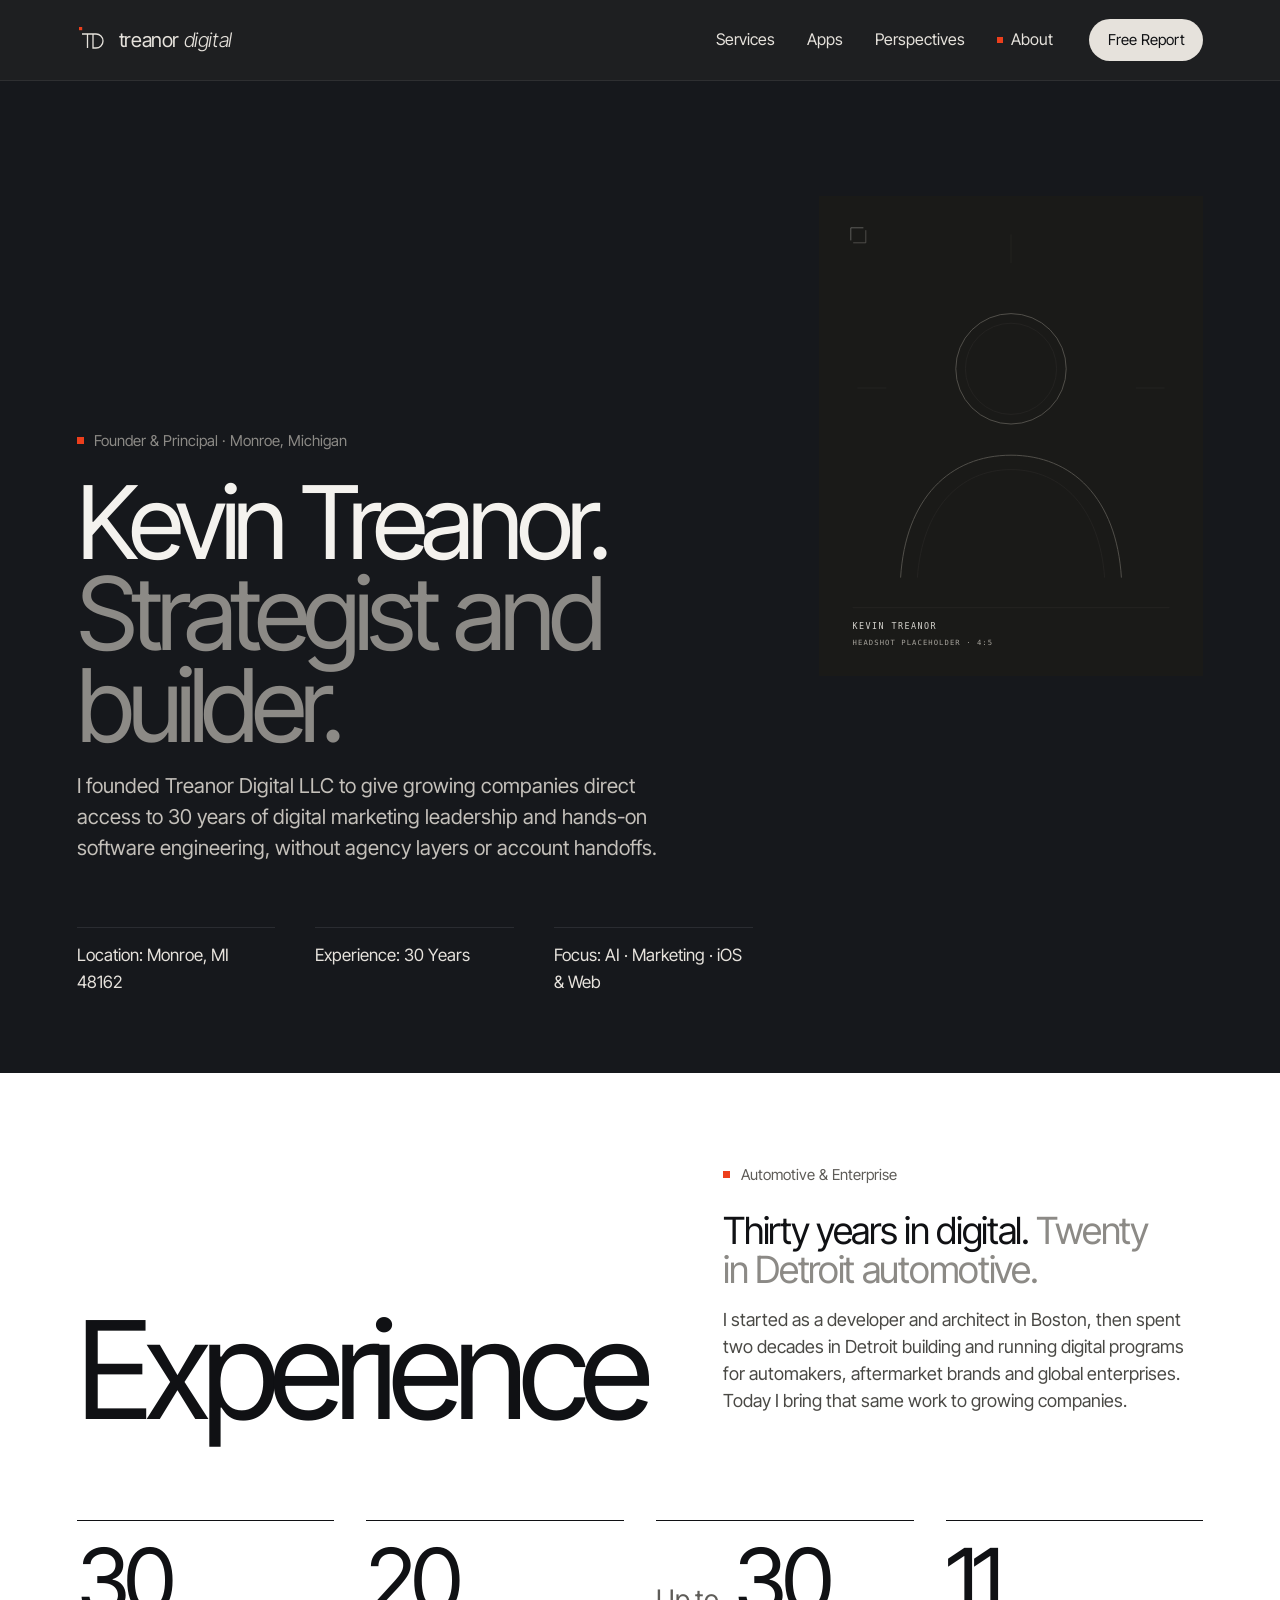
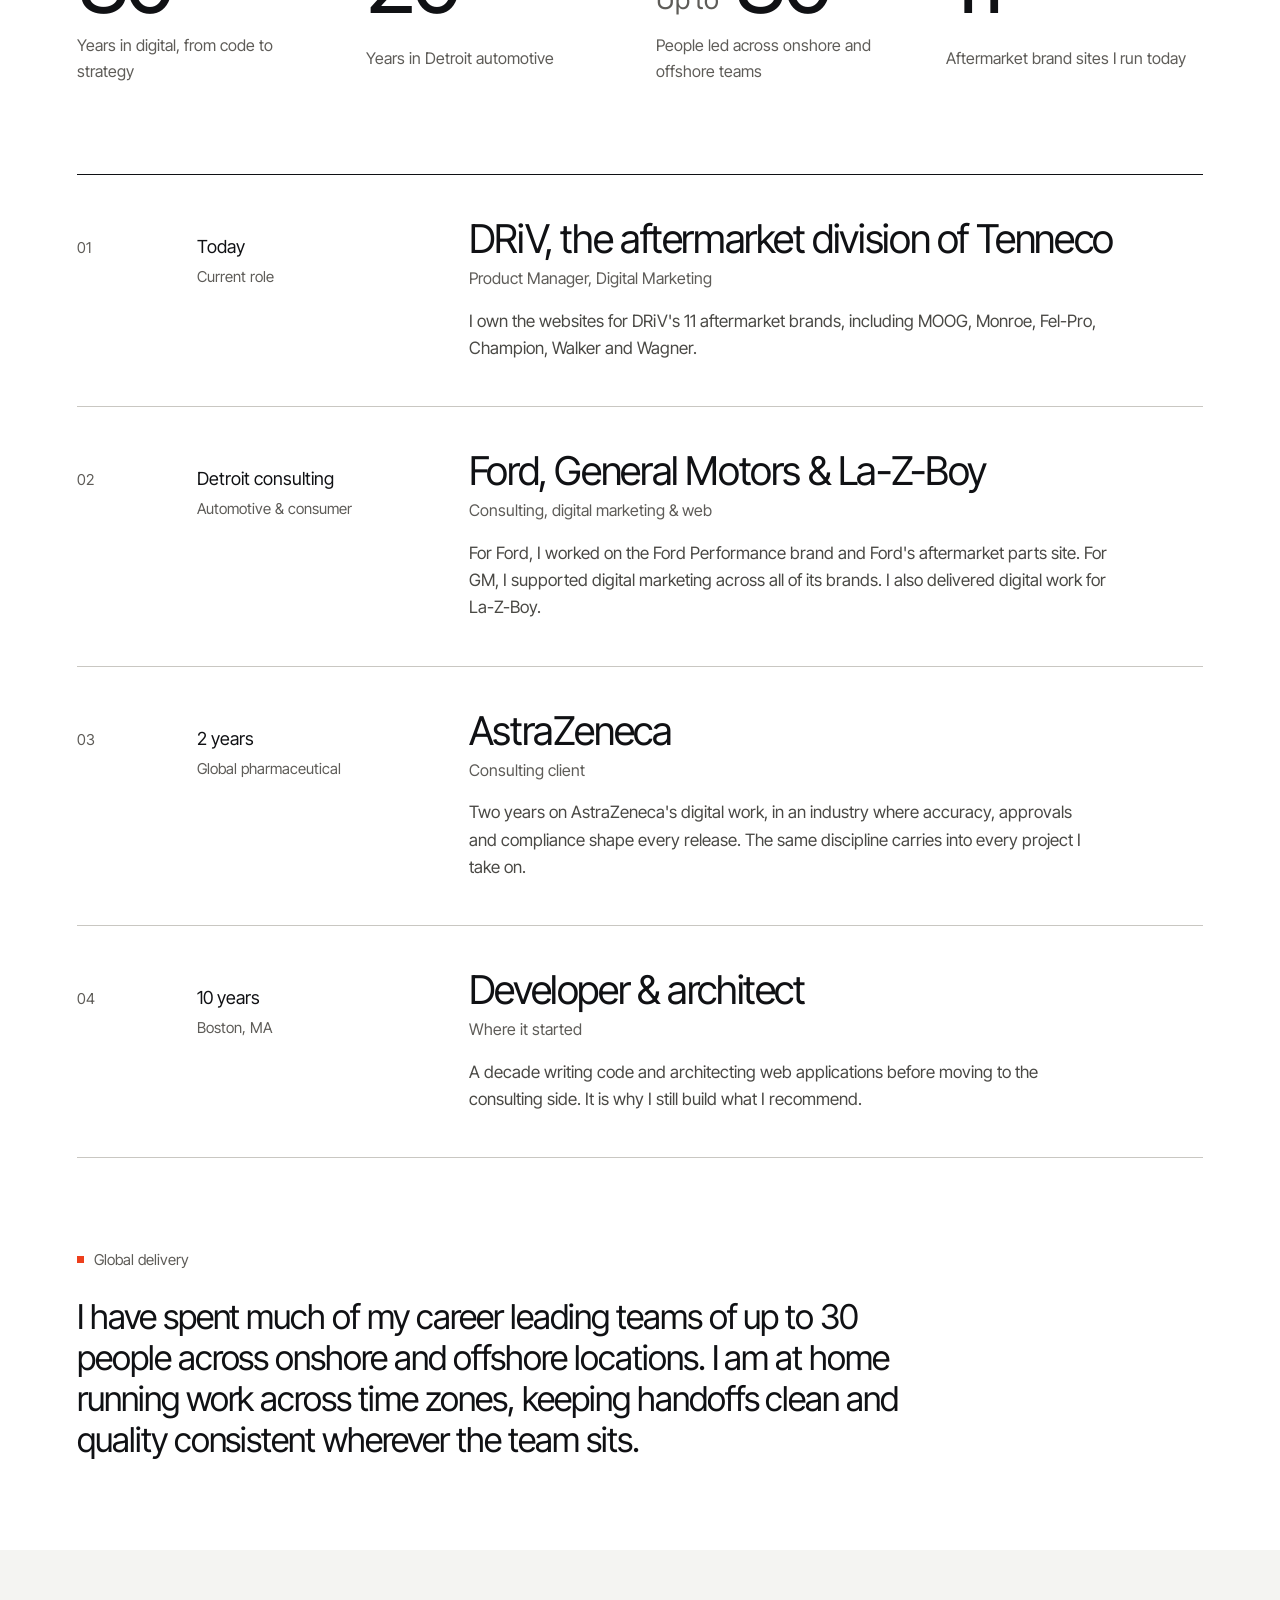
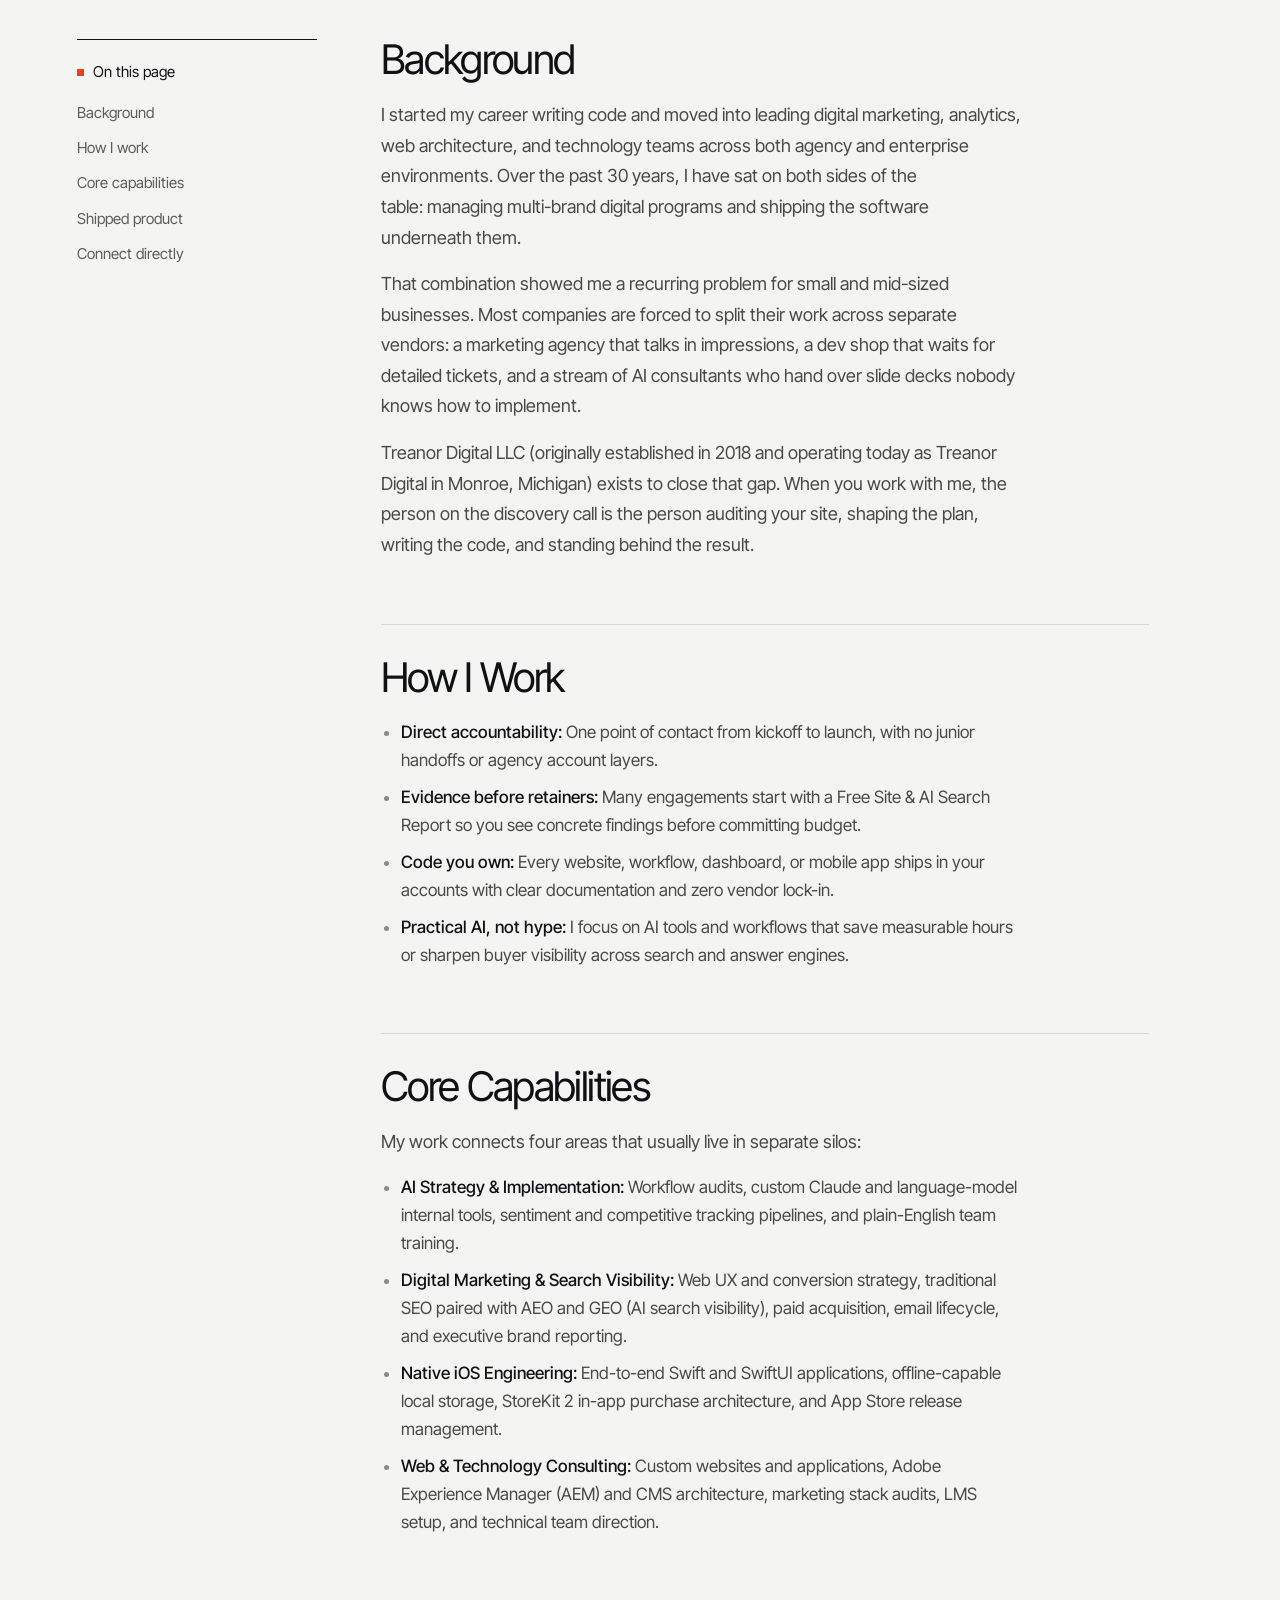
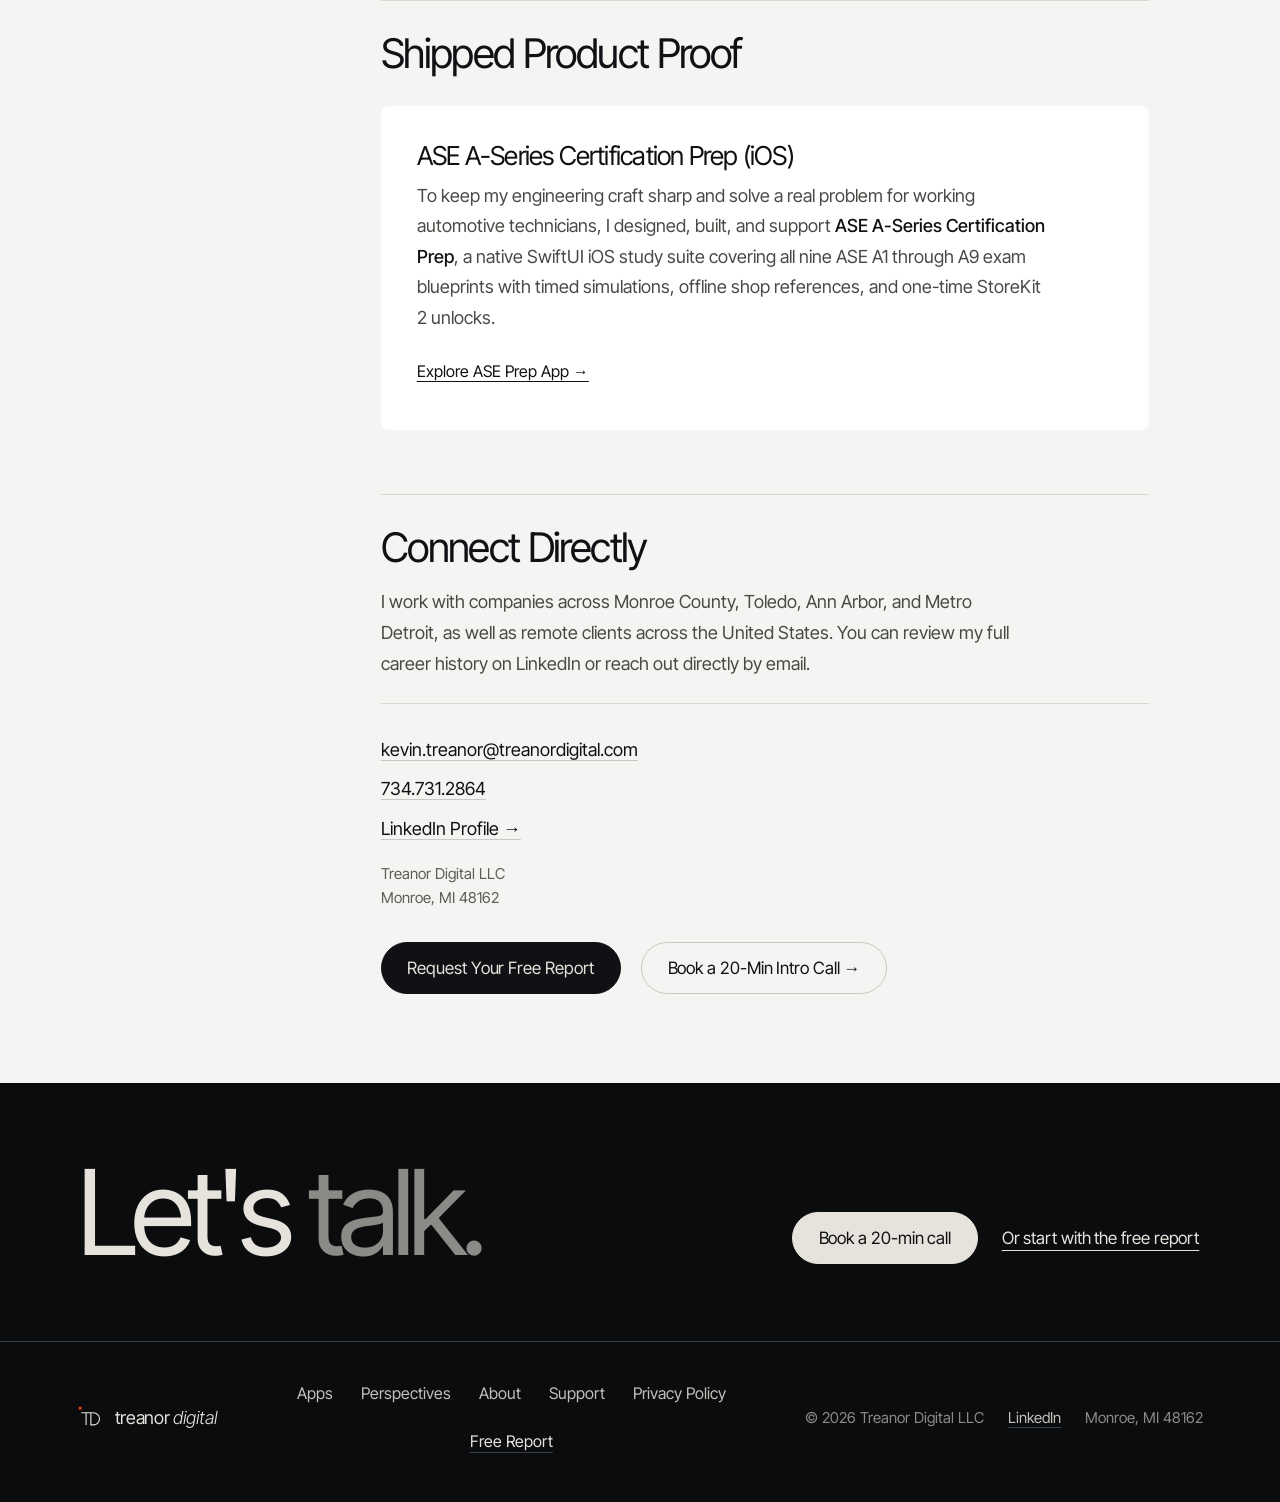
<file: about/index.html>
<!DOCTYPE html>
<html lang="en">
<head>
  <meta charset="UTF-8" />
  <meta name="viewport" content="width=device-width, initial-scale=1.0" />
  <title>About Kevin Treanor | Founder &amp; Principal | Treanor Digital</title>
  <meta name="description" content="Kevin Treanor is the founder of Treanor Digital LLC in Monroe, MI. 30 years in digital, 20 in Detroit automotive, spanning AI implementation, marketing, web, and iOS." />
  <link rel="canonical" href="https://www.treanordigital.com/about/" />
  <link rel="icon" href="../favicon.ico" sizes="any" />
  <link rel="icon" type="image/svg+xml" href="../favicon.svg" />
  <link rel="icon" type="image/png" sizes="32x32" href="../favicon-32x32.png" />
  <link rel="apple-touch-icon" sizes="180x180" href="../apple-touch-icon.png" />

  <!-- Open Graph -->
  <meta property="og:type" content="profile" />
  <meta property="og:site_name" content="Treanor Digital" />
  <meta property="og:url" content="https://www.treanordigital.com/about/" />
  <meta property="og:title" content="About Kevin Treanor | Treanor Digital" />
  <meta property="og:description" content="Founder and Principal of Treanor Digital LLC in Monroe, MI. 30 years in digital marketing strategy and hands-on software engineering, 20 in Detroit automotive." />
  <meta property="og:image" content="https://www.treanordigital.com/og-treanor-digital.jpg" />
  <meta property="og:image:width" content="1200" />
  <meta property="og:image:height" content="630" />
  <meta property="og:image:alt" content="Treanor Digital. Agency-grade work, without the agency." />

  <!-- Twitter Card -->
  <meta name="twitter:card" content="summary_large_image" />
  <meta name="twitter:title" content="About Kevin Treanor | Treanor Digital" />
  <meta name="twitter:description" content="30 years in digital, 20 in Detroit automotive, spanning AI, marketing, web platforms, and native iOS apps." />
  <meta name="twitter:image" content="https://www.treanordigital.com/og-treanor-digital.jpg" />

  <!-- Self-Hosted Hero Font Preload -->
  <link rel="preload" href="../assets/fonts/inter-tight-var.woff2" as="font" type="font/woff2" crossorigin />

  <link rel="stylesheet" href="../assets/style.css" />

  <!-- Structured Data: ProfilePage + Person + Organization -->
  <script type="application/ld+json">
  {
    "@context": "https://schema.org",
    "@graph": [
      {
        "@type": "ProfilePage",
        "@id": "https://www.treanordigital.com/about/#profilepage",
        "url": "https://www.treanordigital.com/about/",
        "name": "About Kevin Treanor | Treanor Digital",
        "dateCreated": "2026-11-27",
        "dateModified": "2026-11-27",
        "mainEntity": { "@id": "https://www.treanordigital.com/#kevin" },
        "isPartOf": { "@id": "https://www.treanordigital.com/#website" }
      },
      {
        "@type": "Person",
        "@id": "https://www.treanordigital.com/#kevin",
        "name": "Kevin Treanor",
        "jobTitle": "Founder & Principal",
        "url": "https://www.treanordigital.com/about/",
        "description": "Digital marketing leader and former software developer with 30 years in digital, 20 of them in Detroit automotive. Founder of Treanor Digital LLC in Monroe, Michigan.",
        "email": "kevin.treanor@treanordigital.com",
        "telephone": "+1-734-731-2864",
        "worksFor": { "@id": "https://www.treanordigital.com/#org" },
        "homeLocation": {
          "@type": "Place",
          "name": "Monroe, Michigan"
        },
        "knowsAbout": [
          "AI implementation",
          "Large language models",
          "Search engine optimization",
          "Answer engine optimization",
          "Generative engine optimization",
          "Digital marketing strategy",
          "Brand health analytics",
          "Swift",
          "SwiftUI",
          "StoreKit 2",
          "Adobe Experience Manager",
          "Automotive digital marketing",
          "Automotive aftermarket",
          "Onshore and offshore team leadership"
        ],
        "sameAs": [
          "https://www.linkedin.com/in/kevin-m-treanor/"
        ]
      },
      {
        "@type": ["ProfessionalService", "Organization"],
        "@id": "https://www.treanordigital.com/#org",
        "name": "Treanor Digital",
        "legalName": "Treanor Digital LLC",
        "url": "https://www.treanordigital.com/",
        "foundingDate": "2018-12-17",
        "founder": { "@id": "https://www.treanordigital.com/#kevin" },
        "address": {
          "@type": "PostalAddress",
          "addressLocality": "Monroe",
          "addressRegion": "MI",
          "postalCode": "48162",
          "addressCountry": "US"
        }
      }
    ]
  }
  </script>
</head>
<body>
  <a href="#main-content" class="skip-link visually-hidden">Skip to main content</a>

  <header class="site-header">
    <div class="container header-inner">
      <a href="../" class="brand-link" aria-label="Treanor Digital Home">
        <svg class="td-mark brand-mark" width="30" height="30" viewBox="0 0 30 30" aria-hidden="true">
          <rect class="td-mark-square" x="2" y="2" width="3.2" height="3.2"/>
          <path class="td-mark-letters" pathLength="100" d="M5 9h11M10.5 9v14M16 9h3a7 7 0 0 1 0 14h-3z"/>
        </svg>
        <span class="brand-wordmark">treanor <span>digital</span></span>
      </a>

      <nav class="site-nav" aria-label="Primary">
        <button
          type="button"
          class="menu-button"
          popovertarget="site-menu"
          popovertargetaction="toggle"
          aria-controls="site-menu"
        >
          <svg width="16" height="12" viewBox="0 0 16 12" fill="none" aria-hidden="true">
            <line x1="0" y1="1" x2="16" y2="1" stroke="currentColor" stroke-width="1.25"/>
            <line x1="0" y1="6" x2="16" y2="6" stroke="currentColor" stroke-width="1.25"/>
            <line x1="0" y1="11" x2="16" y2="11" stroke="currentColor" stroke-width="1.25"/>
          </svg>
          <span>Menu</span>
        </button>

        <ul id="site-menu" class="site-menu" popover="auto">
          <li><a href="../#services">Services</a></li>
          <li><a href="../apps/ase-prep/">Apps</a></li>
          <li><a href="../perspectives/">Perspectives</a></li>
          <li><a href="./" aria-current="page">About</a></li>
          <li><a href="../seo-aeo-geo-audit/" class="nav-inquire">Free Report</a></li>
        </ul>
      </nav>
    </div>
    <div class="scroll-progress" aria-hidden="true"></div>
  </header>

  <main>
    <!-- Compact Atelier Noir Subpage Hero -->
    <section class="band-noir subpage-hero">
      <div class="container">
        <div class="about-hero-grid">
          <div>
            <p class="eyebrow">Founder &amp; Principal · Monroe, Michigan</p>
            <h1 id="main-content" tabindex="-1">Kevin Treanor.<br /><em>Strategist and builder.</em></h1>
            <p class="lead" style="margin-top:1.25rem; margin-bottom:0;">
              I founded Treanor Digital LLC to give growing companies direct access to 30 years of digital marketing leadership and hands-on software engineering, without agency layers or account handoffs.
            </p>
            <div class="subpage-meta">
              <span>Location: Monroe, MI 48162</span>
              <span>Experience: 30 Years</span>
              <span>Focus: AI · Marketing · iOS &amp; Web</span>
            </div>
          </div>

          <!-- Swap src to ../assets/images/kevin-treanor.jpg (recommended 800x1000 4:5 portrait) when ready -->
          <figure class="portrait-frame">
            <img
              src="../assets/images/kevin-treanor-placeholder.svg"
              alt="Portrait placeholder for Kevin Treanor, Founder and Principal of Treanor Digital"
              width="640"
              height="800"
              decoding="async"
            />
          </figure>
        </div>
      </div>
    </section>

    <!-- Editorial Bio & Capabilities -->
    <!-- EXPERIENCE · CAREER HISTORY -->
    <section id="experience" class="band-paper section experience" aria-labelledby="experience-heading">
      <div class="container">
        <div class="display-header reveal-item">
          <p class="display-word" aria-hidden="true">Experience</p>
          <div class="display-aside">
            <p class="eyebrow">Automotive &amp; Enterprise</p>
            <h2 id="experience-heading">Thirty years in digital. <em>Twenty in Detroit automotive.</em></h2>
            <p class="lead">
              I started as a developer and architect in Boston, then spent two decades in Detroit building and running digital programs for automakers, aftermarket brands and global enterprises. Today I bring that same work to growing companies.
            </p>
          </div>
        </div>

        <ul class="exp-stats reveal-item" role="list">
          <li><span class="exp-stat-num">30</span><span class="exp-stat-label">Years in digital, from code to strategy</span></li>
          <li><span class="exp-stat-num">20</span><span class="exp-stat-label">Years in Detroit automotive</span></li>
          <li><span class="exp-stat-num"><small>Up to</small> 30</span><span class="exp-stat-label">People led across onshore and offshore teams</span></li>
          <li><span class="exp-stat-num">11</span><span class="exp-stat-label">Aftermarket brand sites I run today</span></li>
        </ul>

        <div class="exp-rows">
          <article class="exp-row reveal-item">
            <span class="row-num" aria-hidden="true">01</span>
            <div class="exp-when">
              <span class="exp-period">Today</span>
              <span class="exp-place">Current role</span>
            </div>
            <div class="exp-body">
              <h3>DRiV, the aftermarket division of Tenneco</h3>
              <p class="exp-role">Product Manager, Digital Marketing</p>
              <p>I own the websites for DRiV's 11 aftermarket brands, including MOOG, Monroe, Fel-Pro, Champion, Walker and Wagner.</p>
            </div>
          </article>

          <article class="exp-row reveal-item">
            <span class="row-num" aria-hidden="true">02</span>
            <div class="exp-when">
              <span class="exp-period">Detroit consulting</span>
              <span class="exp-place">Automotive &amp; consumer</span>
            </div>
            <div class="exp-body">
              <h3>Ford, General Motors &amp; La-Z-Boy</h3>
              <p class="exp-role">Consulting, digital marketing &amp; web</p>
              <p>For Ford, I worked on the Ford Performance brand and Ford's aftermarket parts site. For GM, I supported digital marketing across all of its brands. I also delivered digital work for La-Z-Boy.</p>
            </div>
          </article>

          <article class="exp-row reveal-item">
            <span class="row-num" aria-hidden="true">03</span>
            <div class="exp-when">
              <span class="exp-period">2 years</span>
              <span class="exp-place">Global pharmaceutical</span>
            </div>
            <div class="exp-body">
              <h3>AstraZeneca</h3>
              <p class="exp-role">Consulting client</p>
              <p>Two years on AstraZeneca's digital work, in an industry where accuracy, approvals and compliance shape every release. The same discipline carries into every project I take on.</p>
            </div>
          </article>

          <article class="exp-row reveal-item">
            <span class="row-num" aria-hidden="true">04</span>
            <div class="exp-when">
              <span class="exp-period">10 years</span>
              <span class="exp-place">Boston, MA</span>
            </div>
            <div class="exp-body">
              <h3>Developer &amp; architect</h3>
              <p class="exp-role">Where it started</p>
              <p>A decade writing code and architecting web applications before moving to the consulting side. It is why I still build what I recommend.</p>
            </div>
          </article>
        </div>

        <div class="exp-global reveal-item">
          <p class="eyebrow">Global delivery</p>
          <p class="exp-global-lead">I have spent much of my career leading teams of up to 30 people across onshore and offshore locations. I am at home running work across time zones, keeping handoffs clean and quality consistent wherever the team sits.</p>
        </div>
      </div>
    </section>

    <section class="band-chalk section">
      <div class="container prose-layout">
        <aside class="toc-rail" aria-label="On this page">
          <p class="toc-label">On this page</p>
          <ol class="toc-list">
            <li><a href="#background">Background</a></li>
            <li><a href="#principles">How I work</a></li>
            <li><a href="#capabilities">Core capabilities</a></li>
            <li><a href="#shipped">Shipped product</a></li>
            <li><a href="#connect">Connect directly</a></li>
          </ol>
        </aside>

        <article class="prose-body">
          <h2 id="background">Background</h2>
          <p>
            I started my career writing code and moved into leading digital marketing, analytics, web architecture, and technology teams across both agency and enterprise environments. Over the past 30 years, I have sat on both sides of the table: managing multi-brand digital programs and shipping the software underneath them.
          </p>
          <p>
            That combination showed me a recurring problem for small and mid-sized businesses. Most companies are forced to split their work across separate vendors: a marketing agency that talks in impressions, a dev shop that waits for detailed tickets, and a stream of AI consultants who hand over slide decks nobody knows how to implement.
          </p>
          <p>
            Treanor Digital LLC (originally established in 2018 and operating today as Treanor Digital in Monroe, Michigan) exists to close that gap. When you work with me, the person on the discovery call is the person auditing your site, shaping the plan, writing the code, and standing behind the result.
          </p>

          <h2 id="principles">How I Work</h2>
          <ul>
            <li><strong>Direct accountability:</strong> One point of contact from kickoff to launch, with no junior handoffs or agency account layers.</li>
            <li><strong>Evidence before retainers:</strong> Many engagements start with a Free Site &amp; AI Search Report so you see concrete findings before committing budget.</li>
            <li><strong>Code you own:</strong> Every website, workflow, dashboard, or mobile app ships in your accounts with clear documentation and zero vendor lock-in.</li>
            <li><strong>Practical AI, not hype:</strong> I focus on AI tools and workflows that save measurable hours or sharpen buyer visibility across search and answer engines.</li>
          </ul>

          <h2 id="capabilities">Core Capabilities</h2>
          <p>
            My work connects four areas that usually live in separate silos:
          </p>
          <ul>
            <li><strong>AI Strategy &amp; Implementation:</strong> Workflow audits, custom Claude and language-model internal tools, sentiment and competitive tracking pipelines, and plain-English team training.</li>
            <li><strong>Digital Marketing &amp; Search Visibility:</strong> Web UX and conversion strategy, traditional SEO paired with AEO and GEO (AI search visibility), paid acquisition, email lifecycle, and executive brand reporting.</li>
            <li><strong>Native iOS Engineering:</strong> End-to-end Swift and SwiftUI applications, offline-capable local storage, StoreKit 2 in-app purchase architecture, and App Store release management.</li>
            <li><strong>Web &amp; Technology Consulting:</strong> Custom websites and applications, Adobe Experience Manager (AEM) and CMS architecture, marketing stack audits, LMS setup, and technical team direction.</li>
          </ul>

          <h2 id="shipped">Shipped Product Proof</h2>
          <div class="takeaway-box">
            <h3>ASE A-Series Certification Prep (iOS)</h3>
            <p>
              To keep my engineering craft sharp and solve a real problem for working automotive technicians, I designed, built, and support <strong>ASE A-Series Certification Prep</strong>, a native SwiftUI iOS study suite covering all nine ASE A1 through A9 exam blueprints with timed simulations, offline shop references, and one-time StoreKit 2 unlocks.
            </p>
            <p style="margin-top:0.85rem;">
              <a href="../apps/ase-prep/" class="link-cta">Explore ASE Prep App &rarr;</a>
            </p>
          </div>

          <h2 id="connect">Connect Directly</h2>
          <p>
            I work with companies across Monroe County, Toledo, Ann Arbor, and Metro Detroit, as well as remote clients across the United States. You can review my full career history on LinkedIn or reach out directly by email.
          </p>
          <div class="contact-details" style="margin-block-start:1.5rem;">
            <a href="mailto:kevin.treanor@treanordigital.com">kevin.treanor@treanordigital.com</a>
            <a href="tel:+17347312864">734.731.2864</a>
            <a href="https://www.linkedin.com/in/kevin-m-treanor/" target="_blank" rel="noopener noreferrer me">LinkedIn Profile &rarr;</a>
            <address class="contact-locations">
              Treanor Digital LLC<br />
              Monroe, MI 48162
            </address>
          </div>
          <div class="btn-row" style="margin-top:2rem;">
            <a href="../seo-aeo-geo-audit/" class="btn btn-primary">Request Your Free Report</a>
            <a href="https://calendar.app.google/w92oda354qmZFzJM7" target="_blank" rel="noopener noreferrer" class="btn btn-secondary">Book a 20-Min Intro Call &rarr;</a>
          </div>
        </article>
      </div>
    </section>
  </main>

  <footer class="band-noir site-footer">
    <div class="container footer-sign">
      <p class="display-word" aria-hidden="true">Let's <em>talk.</em></p>
      <div class="btn-row">
        <a href="https://calendar.app.google/w92oda354qmZFzJM7" target="_blank" rel="noopener noreferrer" class="btn btn-primary">Book a 20-min call</a>
        <a href="../seo-aeo-geo-audit/" class="btn btn-text">Or start with the free report</a>
      </div>
    </div>
    <div class="container footer-inner">
      <a href="../" class="brand-link footer-brand" aria-label="Treanor Digital Home">
        <svg class="td-mark brand-mark" width="26" height="26" viewBox="0 0 30 30" aria-hidden="true">
          <rect class="td-mark-square" x="2" y="2" width="3.2" height="3.2"/>
          <path class="td-mark-letters" pathLength="100" d="M5 9h11M10.5 9v14M16 9h3a7 7 0 0 1 0 14h-3z"/>
        </svg>
        <span class="brand-wordmark">treanor <span>digital</span></span>
      </a>

      <nav class="footer-nav" aria-label="Footer">
        <a href="../apps/ase-prep/">Apps</a>
        <a href="../perspectives/">Perspectives</a>
        <a href="./" aria-current="page">About</a>
        <a href="../support/">Support</a>
        <a href="../privacy/">Privacy Policy</a>
        <a href="../seo-aeo-geo-audit/" class="footer-cta">Free Report</a>
      </nav>

      <div class="footer-meta">
        <span>&copy; <span id="year">2026</span> Treanor Digital LLC</span>
        <a href="https://www.linkedin.com/in/kevin-m-treanor/" target="_blank" rel="noopener noreferrer me">LinkedIn</a>
        <span>Monroe, MI 48162</span>
      </div>
    </div>
  </footer>

  <script src="../assets/main.js" defer></script>
</body>
</html>
</file>
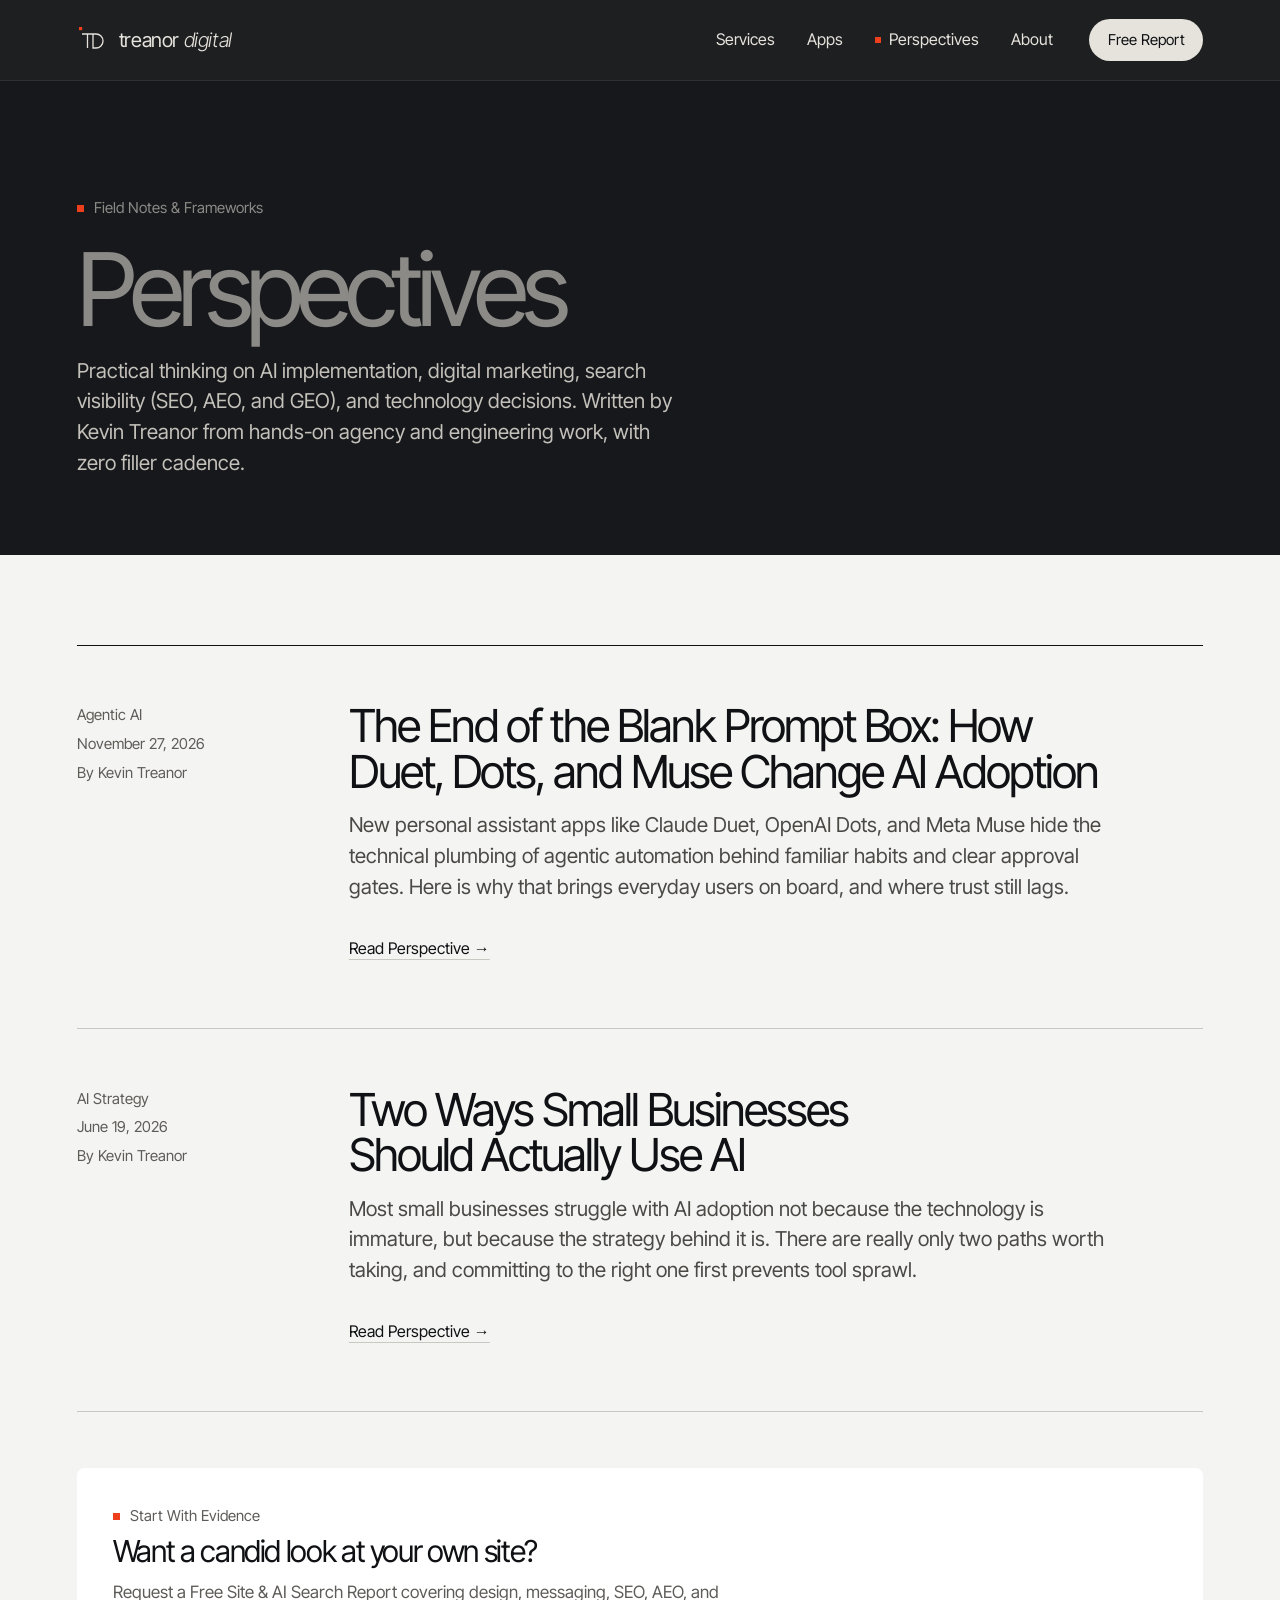
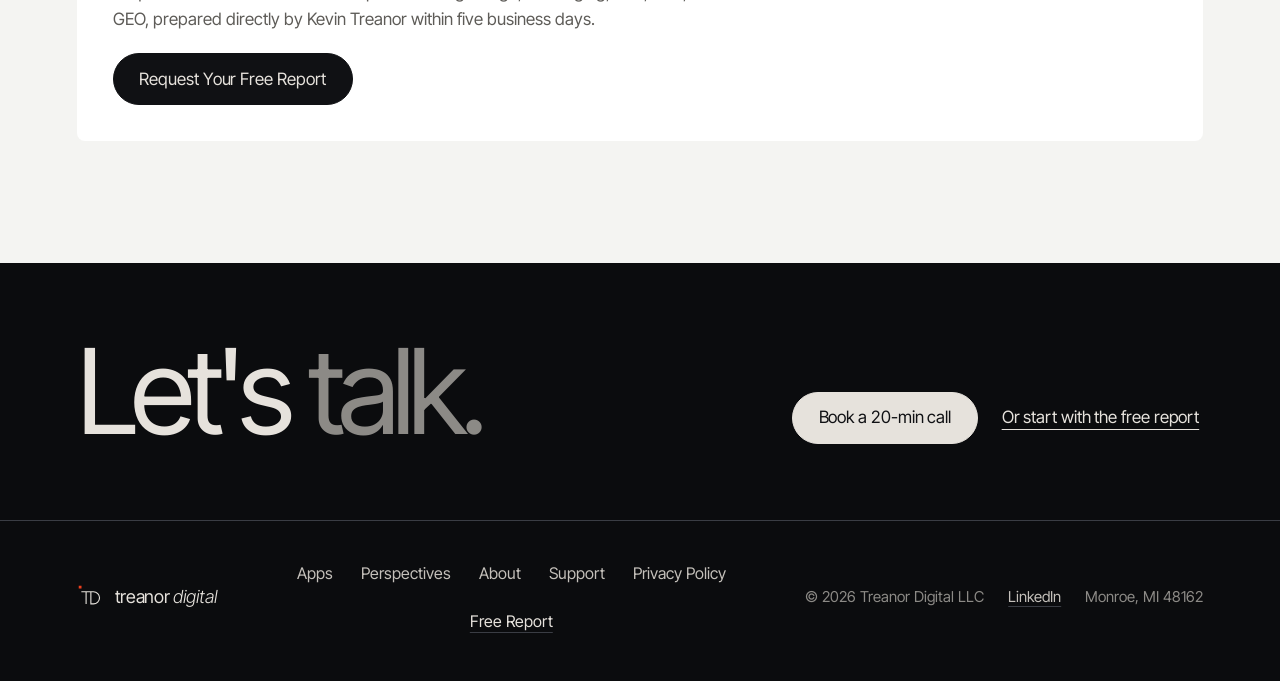
<file: perspectives/index.html>
<!DOCTYPE html>
<html lang="en">
<head>
  <meta charset="UTF-8" />
  <meta name="viewport" content="width=device-width, initial-scale=1.0" />
  <title>Perspectives | Treanor Digital</title>
  <meta name="description" content="Practical field notes and frameworks on AI implementation, digital marketing, SEO/AEO/GEO, and software engineering by Kevin Treanor at Treanor Digital." />
  <link rel="canonical" href="https://www.treanordigital.com/perspectives/" />
  <link rel="icon" href="../favicon.ico" sizes="any" />
  <link rel="icon" type="image/svg+xml" href="../favicon.svg" />
  <link rel="icon" type="image/png" sizes="32x32" href="../favicon-32x32.png" />
  <link rel="apple-touch-icon" sizes="180x180" href="../apple-touch-icon.png" />

  <!-- Open Graph -->
  <meta property="og:type" content="website" />
  <meta property="og:site_name" content="Treanor Digital" />
  <meta property="og:url" content="https://www.treanordigital.com/perspectives/" />
  <meta property="og:title" content="Perspectives | Treanor Digital" />
  <meta property="og:description" content="Practical essays and frameworks on AI adoption, digital marketing, brand intelligence, and technology consulting by Kevin Treanor." />
  <meta property="og:image" content="https://www.treanordigital.com/og-treanor-digital.jpg" />
  <meta property="og:image:width" content="1200" />
  <meta property="og:image:height" content="630" />
  <meta property="og:image:alt" content="Treanor Digital. Agency-grade work, without the agency." />

  <!-- Twitter Card -->
  <meta name="twitter:card" content="summary_large_image" />
  <meta name="twitter:title" content="Perspectives | Treanor Digital" />
  <meta name="twitter:description" content="Practical essays and frameworks on AI adoption, digital marketing, and software engineering." />
  <meta name="twitter:image" content="https://www.treanordigital.com/og-treanor-digital.jpg" />

  <!-- Self-Hosted Hero Font Preload -->
  <link rel="preload" href="../assets/fonts/inter-tight-var.woff2" as="font" type="font/woff2" crossorigin />

  <link rel="stylesheet" href="../assets/style.css" />

  <!-- Structured Data -->
  <script type="application/ld+json">
  {
    "@context": "https://schema.org",
    "@type": "CollectionPage",
    "name": "Perspectives | Treanor Digital",
    "url": "https://www.treanordigital.com/perspectives/",
    "description": "Practical essays and frameworks on AI implementation, digital marketing, SEO/AEO/GEO, and software engineering by Kevin Treanor.",
    "publisher": {
      "@type": "Organization",
      "name": "Treanor Digital LLC",
      "url": "https://www.treanordigital.com/"
    }
  }
  </script>
</head>
<body>
  <a href="#main-content" class="skip-link visually-hidden">Skip to main content</a>

  <header class="site-header">
    <div class="container header-inner">
      <a href="../" class="brand-link" aria-label="Treanor Digital Home">
        <svg class="td-mark brand-mark" width="30" height="30" viewBox="0 0 30 30" aria-hidden="true">
          <rect class="td-mark-square" x="2" y="2" width="3.2" height="3.2"/>
          <path class="td-mark-letters" pathLength="100" d="M5 9h11M10.5 9v14M16 9h3a7 7 0 0 1 0 14h-3z"/>
        </svg>
        <span class="brand-wordmark">treanor <span>digital</span></span>
      </a>

      <nav class="site-nav" aria-label="Primary">
        <button
          type="button"
          class="menu-button"
          popovertarget="site-menu"
          popovertargetaction="toggle"
          aria-controls="site-menu"
        >
          <svg width="16" height="12" viewBox="0 0 16 12" fill="none" aria-hidden="true">
            <line x1="0" y1="1" x2="16" y2="1" stroke="currentColor" stroke-width="1.25"/>
            <line x1="0" y1="6" x2="16" y2="6" stroke="currentColor" stroke-width="1.25"/>
            <line x1="0" y1="11" x2="16" y2="11" stroke="currentColor" stroke-width="1.25"/>
          </svg>
          <span>Menu</span>
        </button>

        <ul id="site-menu" class="site-menu" popover="auto">
          <li><a href="../#services">Services</a></li>
          <li><a href="../apps/ase-prep/">Apps</a></li>
          <li><a href="./" aria-current="page">Perspectives</a></li>
          <li><a href="../about/">About</a></li>
          <li><a href="../seo-aeo-geo-audit/" class="nav-inquire">Free Report</a></li>
        </ul>
      </nav>
    </div>
    <div class="scroll-progress" aria-hidden="true"></div>
  </header>

  <main>
    <!-- Compact Atelier Noir Subpage Hero -->
    <section class="band-noir subpage-hero">
      <div class="container">
        <p class="eyebrow">Field Notes &amp; Frameworks</p>
        <h1 id="main-content" tabindex="-1"><em>Perspectives</em></h1>
        <p class="lead" style="margin-top:1.25rem; margin-bottom:0;">
          Practical thinking on AI implementation, digital marketing, search visibility (SEO, AEO, and GEO), and technology decisions. Written by Kevin Treanor from hands-on agency and engineering work, with zero filler cadence.
        </p>
      </div>
    </section>

    <!-- Published Essays -->
    <section class="band-chalk section">
      <div class="container">
        <div class="essay-list">
          <article class="essay-card">
            <div class="essay-meta">
              <span>Agentic AI</span>
              <time datetime="2026-11-27">November 27, 2026</time>
              <span>By Kevin Treanor</span>
            </div>
            <div>
              <h2>
                <a href="./end-of-the-blank-prompt-box/">The End of the Blank Prompt Box: How Duet, Dots, and Muse Change AI Adoption</a>
              </h2>
              <p class="lead" style="margin-bottom:1.5rem;">
                New personal assistant apps like Claude Duet, OpenAI Dots, and Meta Muse hide the technical plumbing of agentic automation behind familiar habits and clear approval gates. Here is why that brings everyday users on board, and where trust still lags.
              </p>
              <a href="./end-of-the-blank-prompt-box/" class="link-cta">Read Perspective &rarr;</a>
            </div>
          </article>

          <article class="essay-card">
            <div class="essay-meta">
              <span>AI Strategy</span>
              <time datetime="2026-06-19">June 19, 2026</time>
              <span>By Kevin Treanor</span>
            </div>
            <div>
              <h2>
                <a href="./small-business-ai-strategy/">Two Ways Small Businesses Should Actually Use AI</a>
              </h2>
              <p class="lead" style="margin-bottom:1.5rem;">
                Most small businesses struggle with AI adoption not because the technology is immature, but because the strategy behind it is. There are really only two paths worth taking, and committing to the right one first prevents tool sprawl.
              </p>
              <a href="./small-business-ai-strategy/" class="link-cta">Read Perspective &rarr;</a>
            </div>
          </article>
        </div>

        <div class="takeaway-box" style="margin-top:3.5rem;">
          <p class="eyebrow" style="margin-bottom:0.5rem;">Start With Evidence</p>
          <h2 style="font-size:clamp(1.5rem, 1.25rem + 0.8vw, 2rem); margin-bottom:0.75rem;">Want a candid look at your own site?</h2>
          <p style="color:var(--td-graphite); margin-bottom:1.25rem;">
            Request a Free Site &amp; AI Search Report covering design, messaging, SEO, AEO, and GEO, prepared directly by Kevin Treanor within five business days.
          </p>
          <a href="../seo-aeo-geo-audit/" class="btn btn-primary">Request Your Free Report</a>
        </div>
      </div>
    </section>
  </main>

  <footer class="band-noir site-footer">
    <div class="container footer-sign">
      <p class="display-word" aria-hidden="true">Let's <em>talk.</em></p>
      <div class="btn-row">
        <a href="https://calendar.app.google/w92oda354qmZFzJM7" target="_blank" rel="noopener noreferrer" class="btn btn-primary">Book a 20-min call</a>
        <a href="../seo-aeo-geo-audit/" class="btn btn-text">Or start with the free report</a>
      </div>
    </div>
    <div class="container footer-inner">
      <a href="../" class="brand-link footer-brand" aria-label="Treanor Digital Home">
        <svg class="td-mark brand-mark" width="26" height="26" viewBox="0 0 30 30" aria-hidden="true">
          <rect class="td-mark-square" x="2" y="2" width="3.2" height="3.2"/>
          <path class="td-mark-letters" pathLength="100" d="M5 9h11M10.5 9v14M16 9h3a7 7 0 0 1 0 14h-3z"/>
        </svg>
        <span class="brand-wordmark">treanor <span>digital</span></span>
      </a>

      <nav class="footer-nav" aria-label="Footer">
        <a href="../apps/ase-prep/">Apps</a>
        <a href="./" aria-current="page">Perspectives</a>
        <a href="../about/">About</a>
        <a href="../support/">Support</a>
        <a href="../privacy/">Privacy Policy</a>
        <a href="../seo-aeo-geo-audit/" class="footer-cta">Free Report</a>
      </nav>

      <div class="footer-meta">
        <span>&copy; <span id="year">2026</span> Treanor Digital LLC</span>
        <a href="https://www.linkedin.com/in/kevin-m-treanor/" target="_blank" rel="noopener noreferrer me">LinkedIn</a>
        <span>Monroe, MI 48162</span>
      </div>
    </div>
  </footer>

  <script src="../assets/main.js" defer></script>
</body>
</html>
</file>
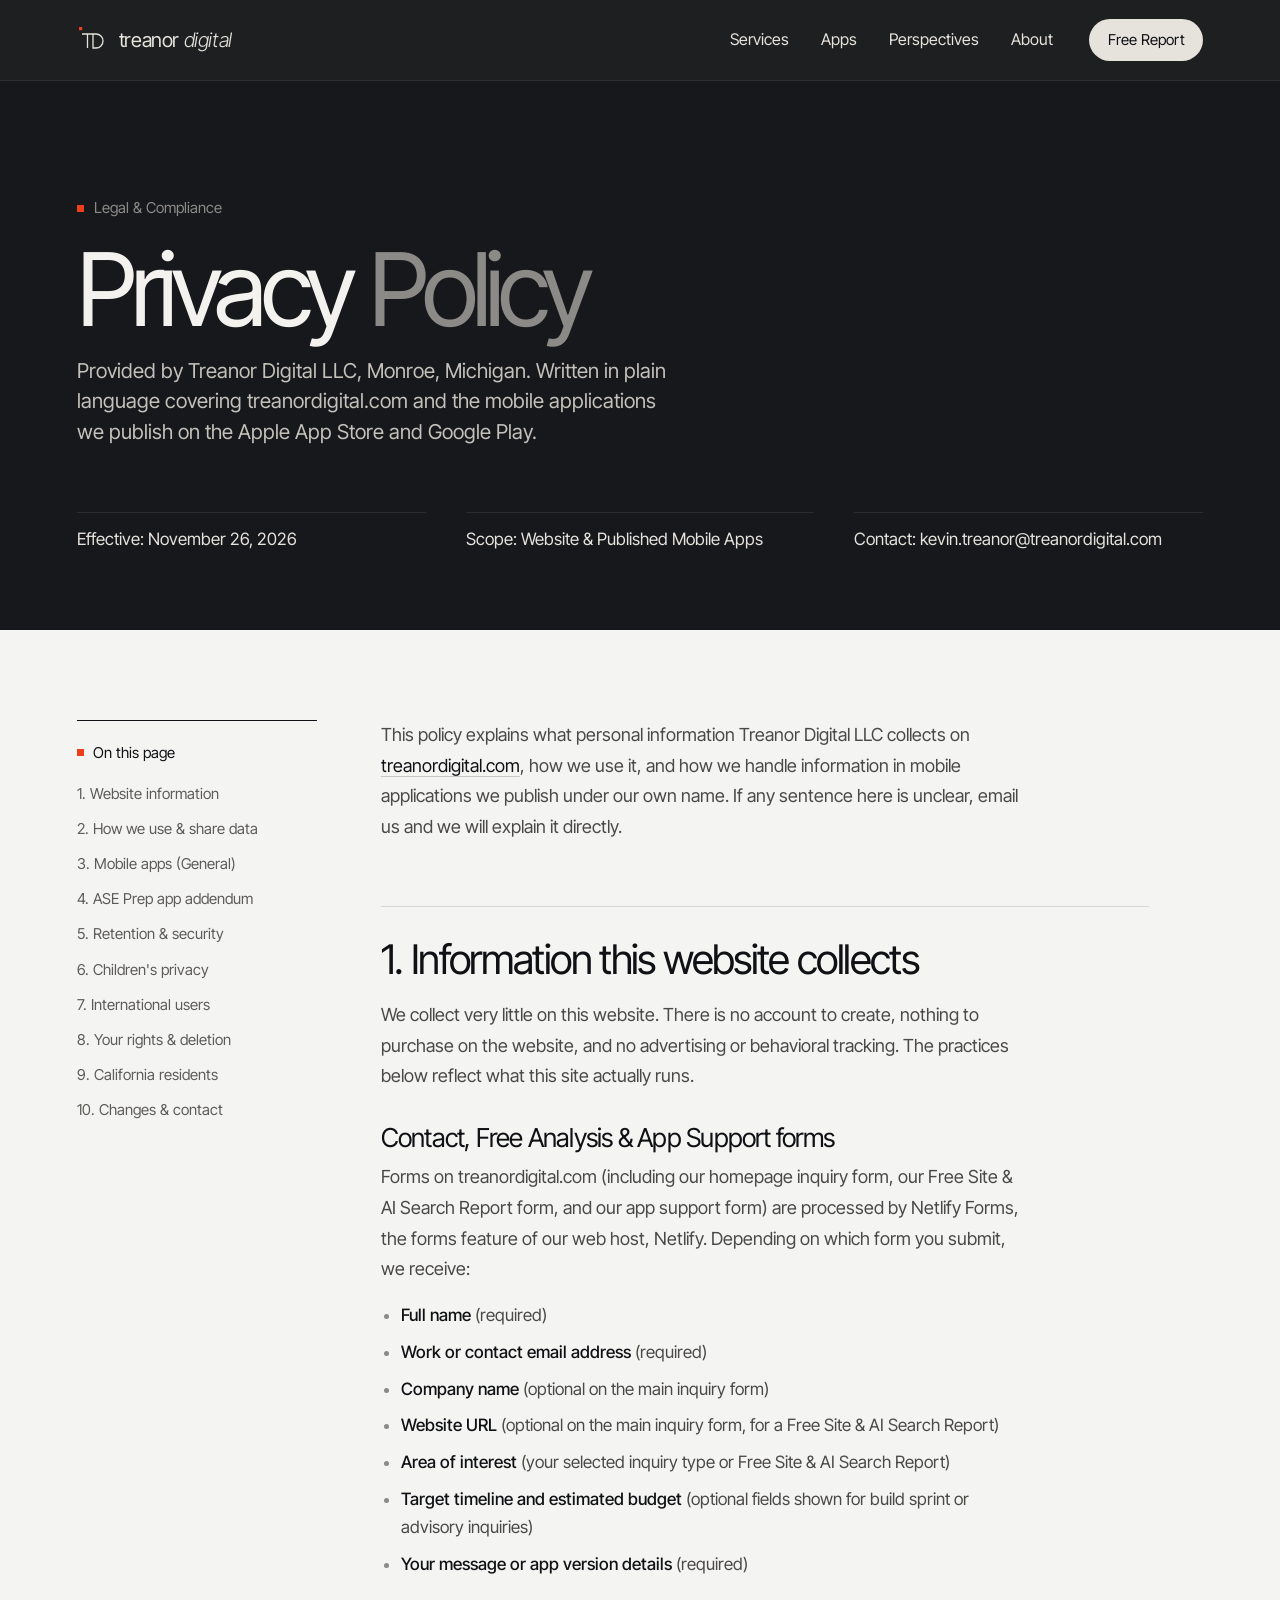
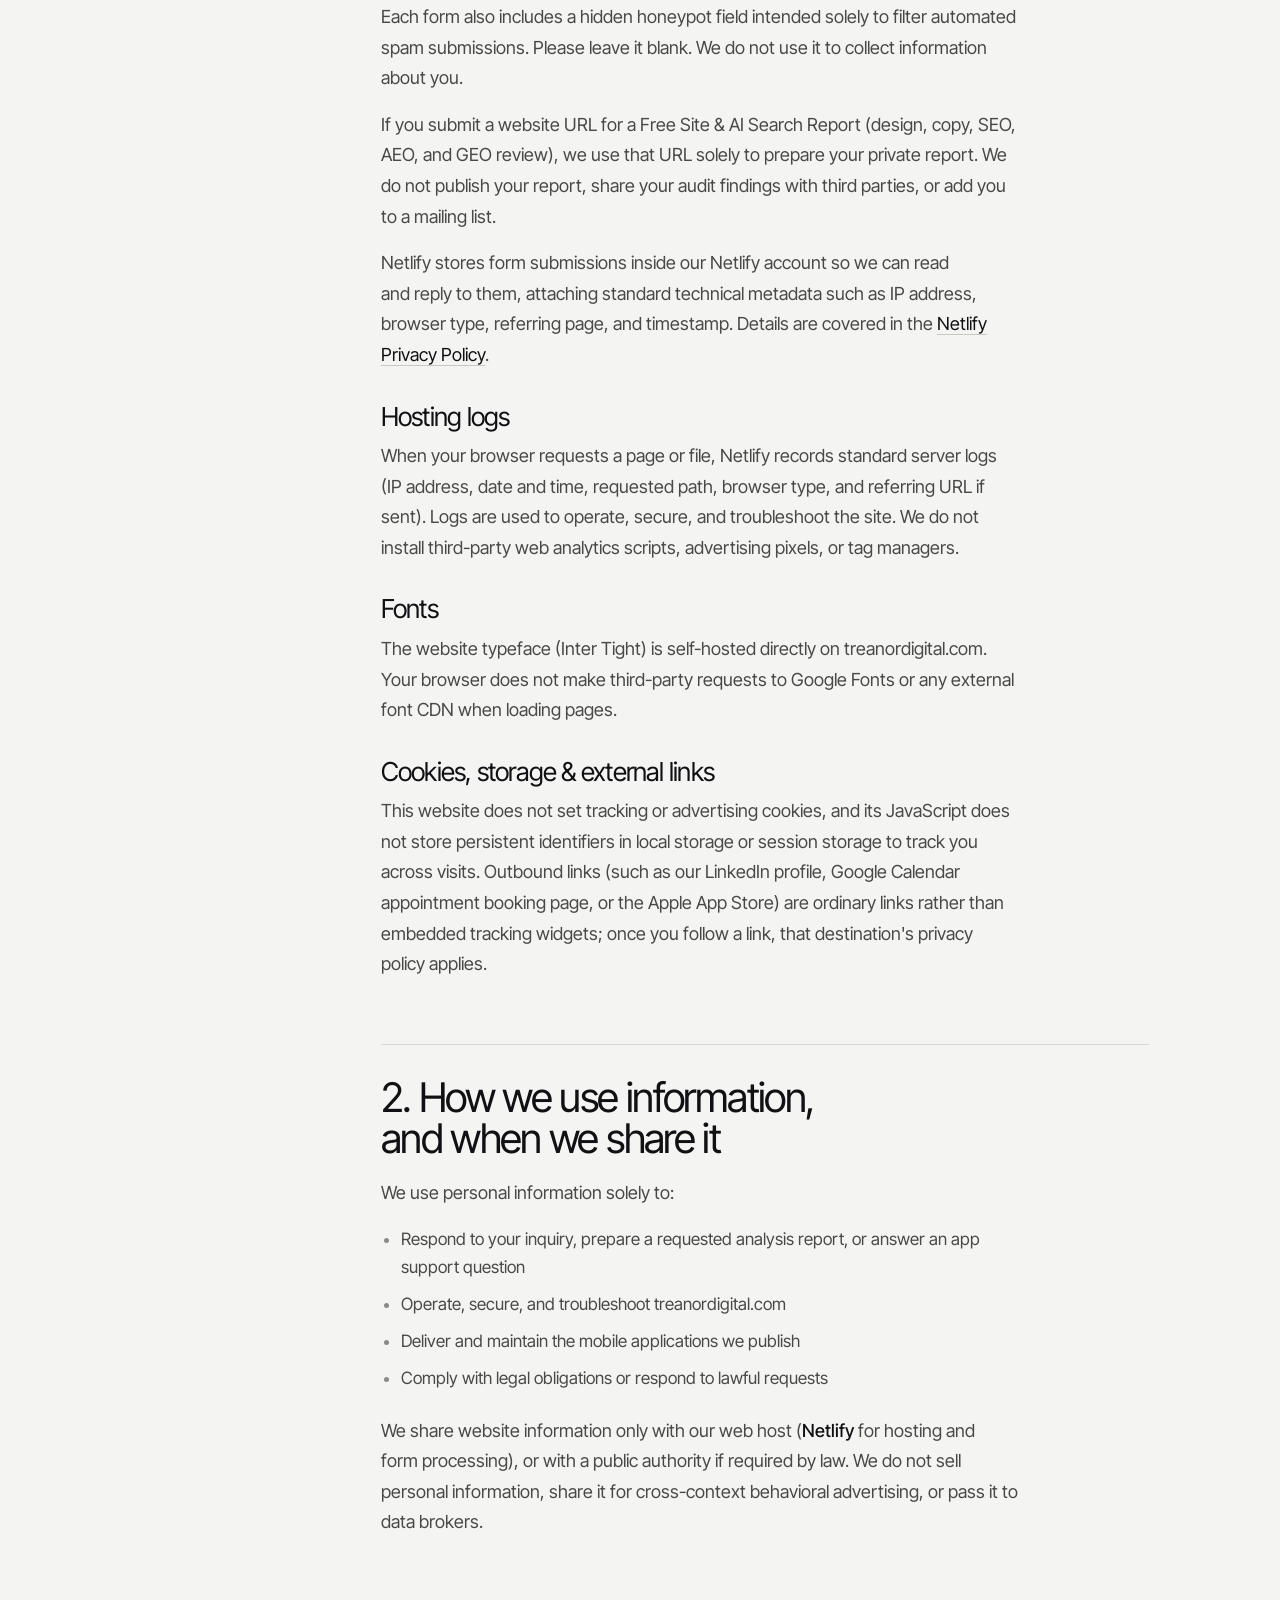
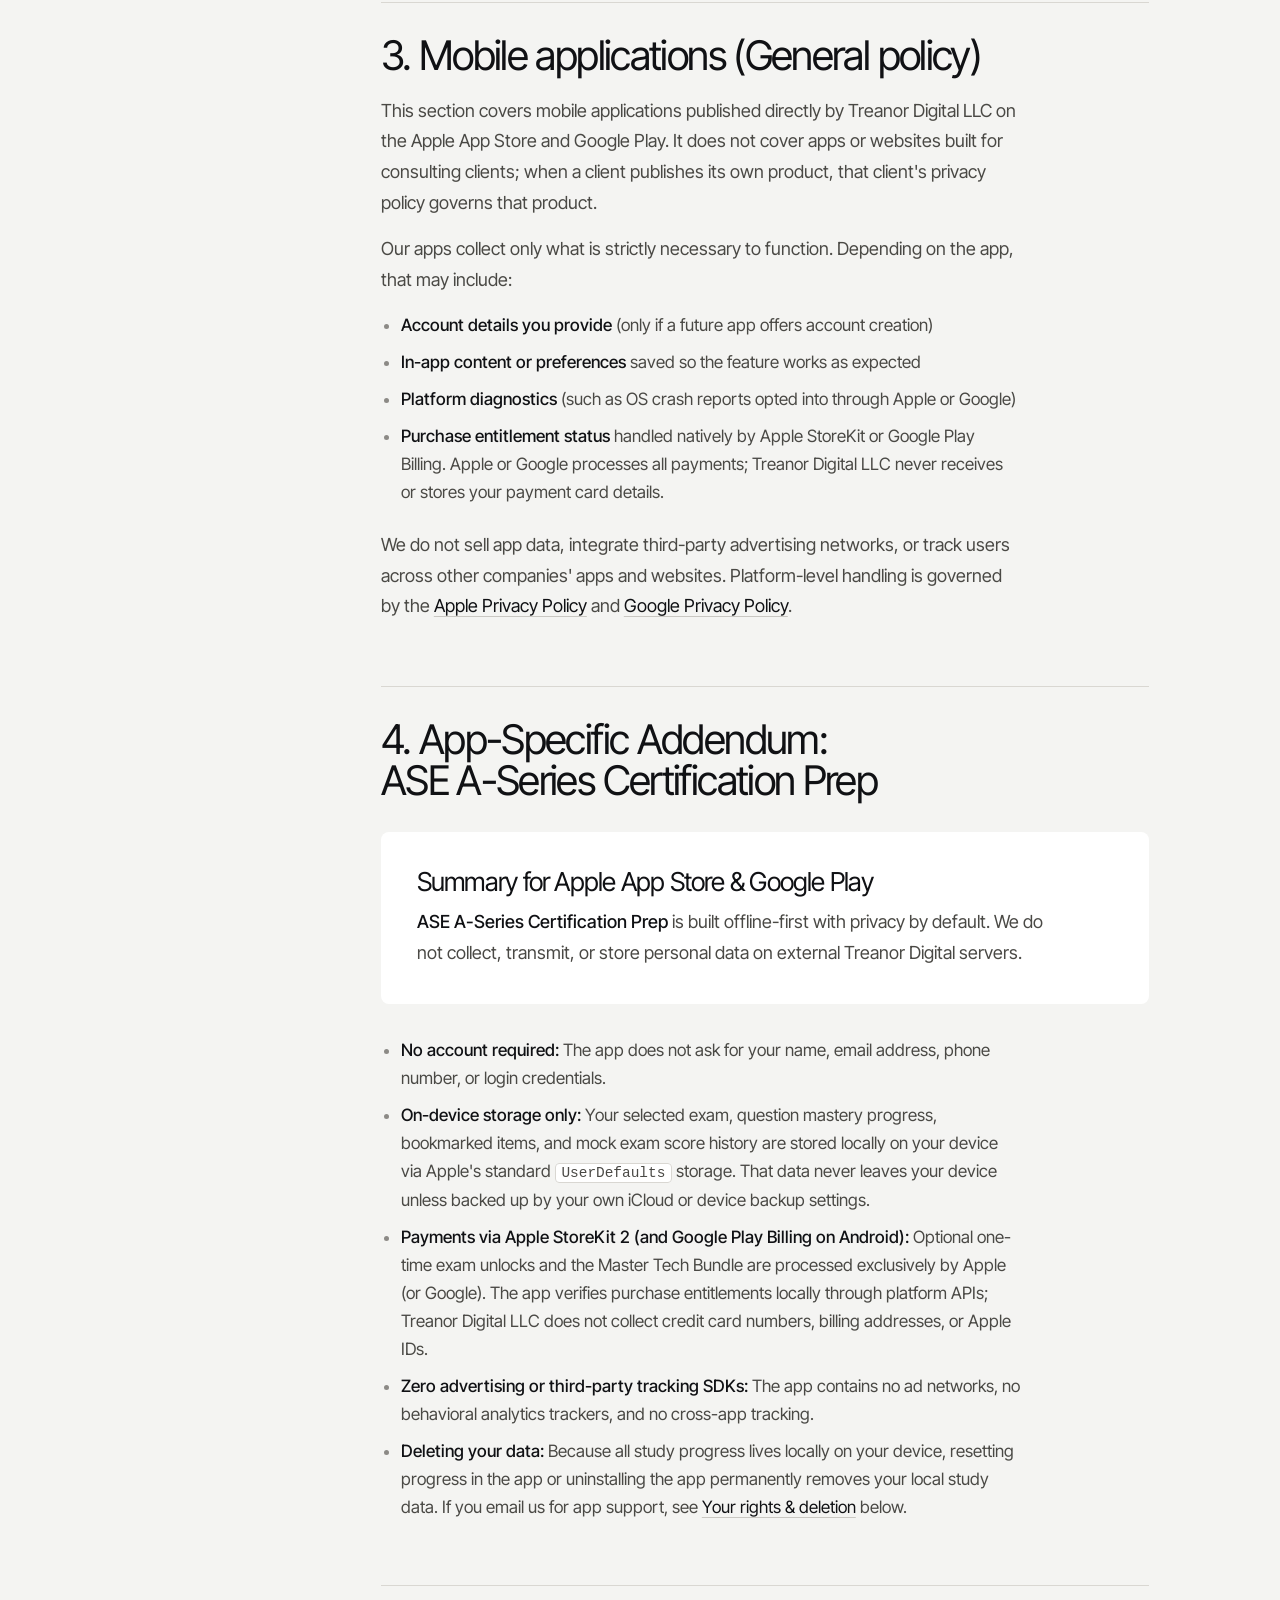
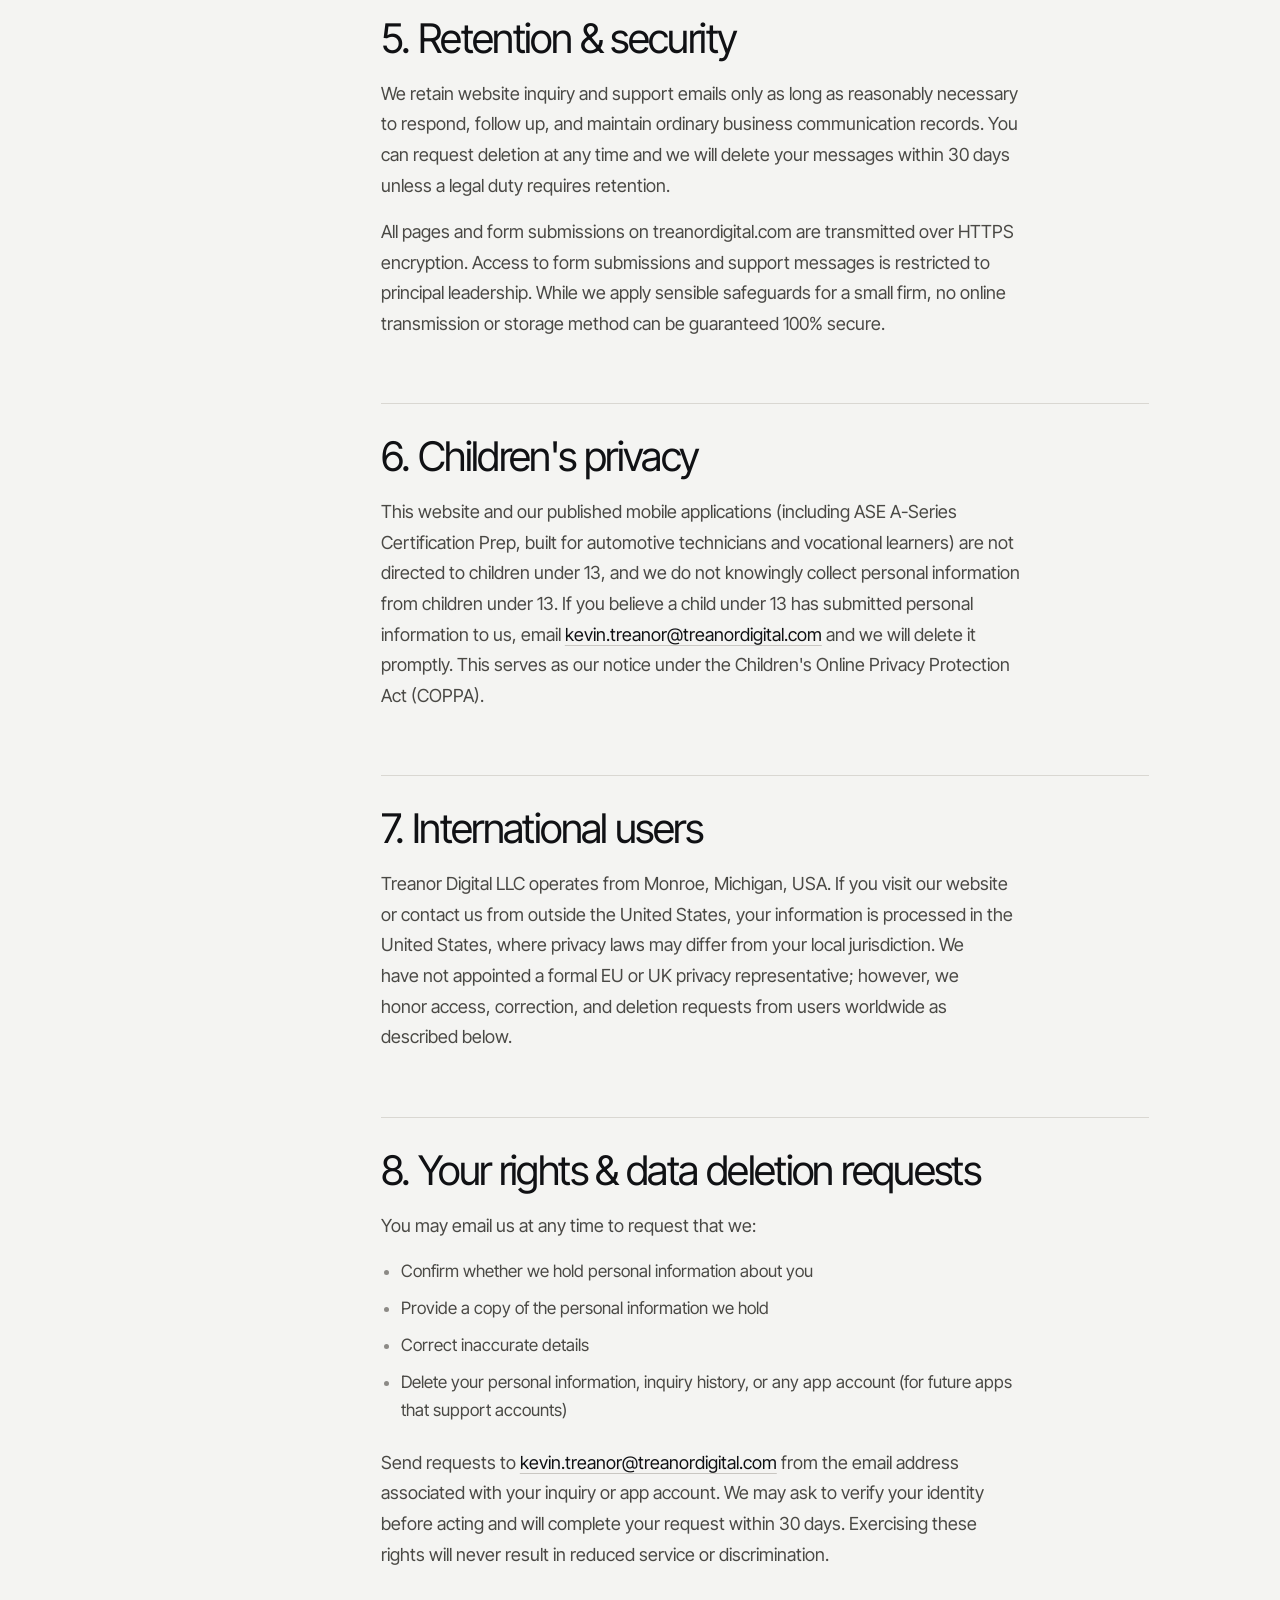
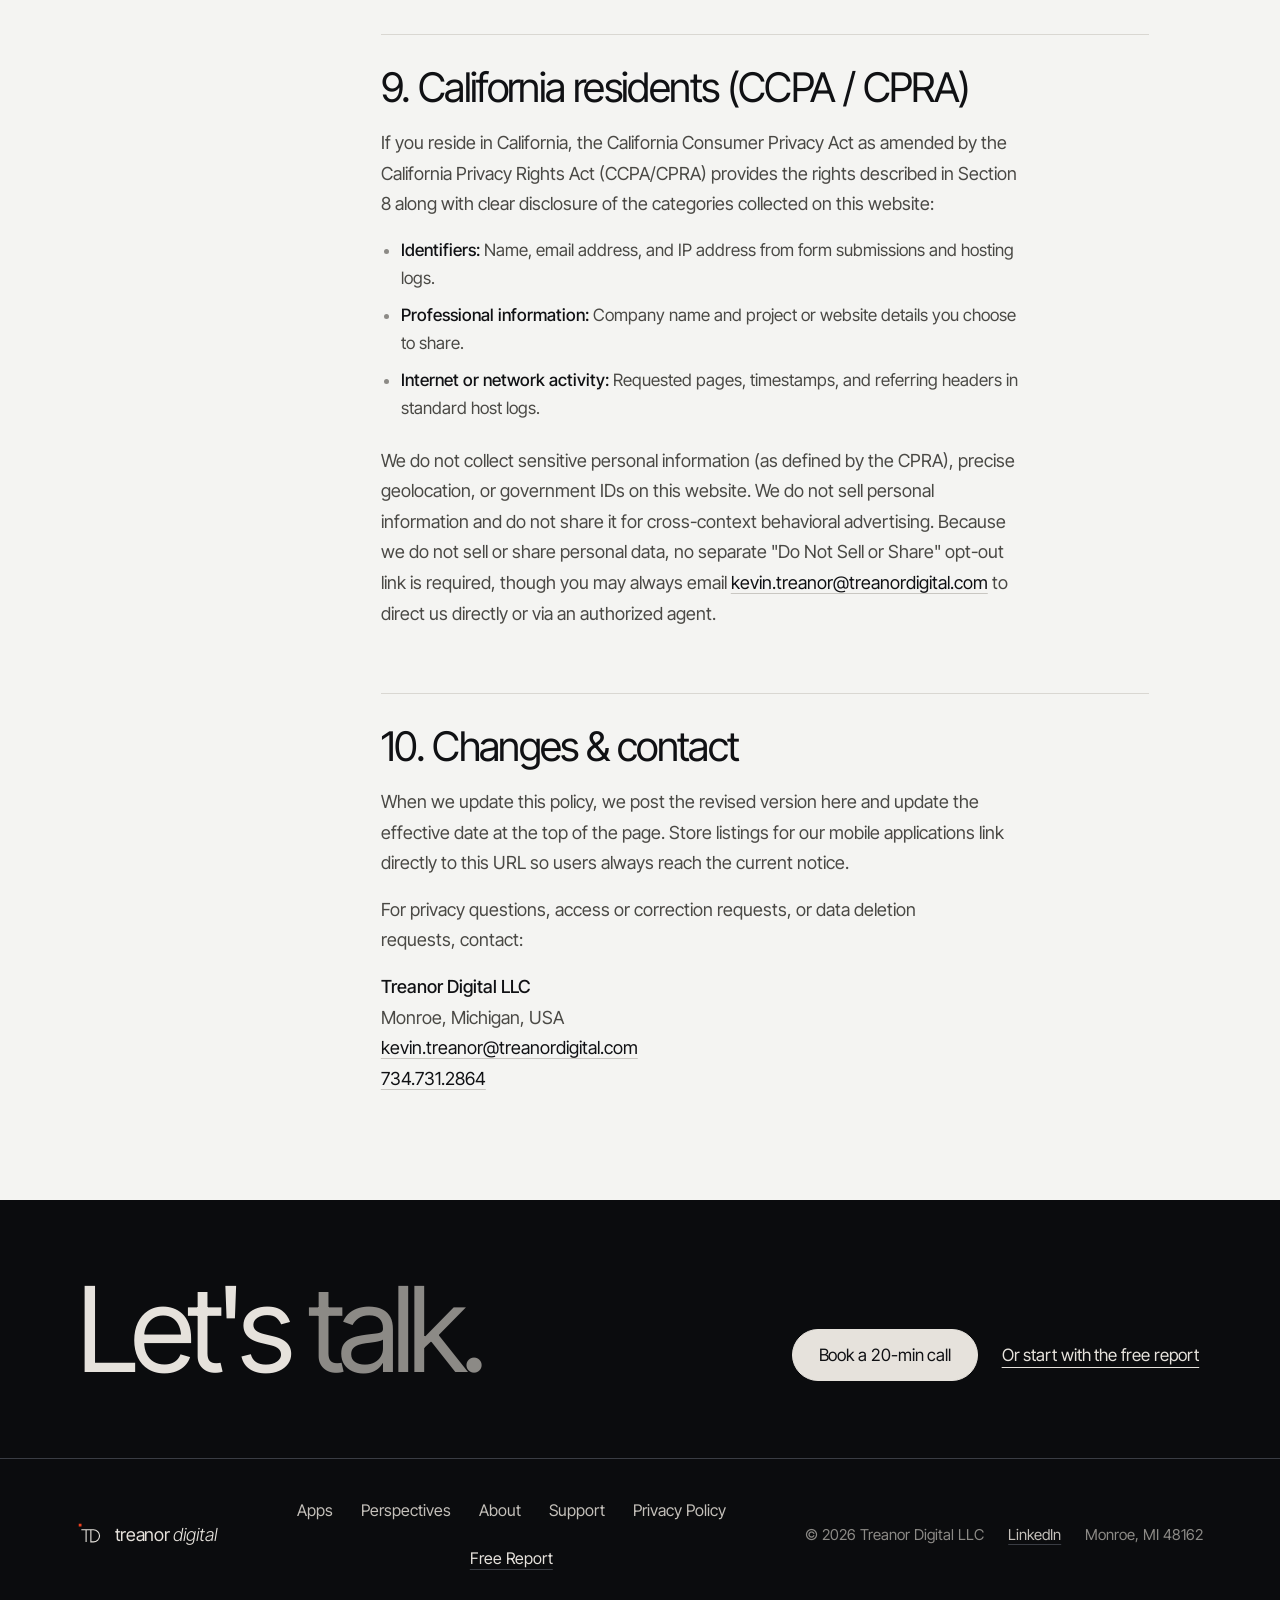
<file: privacy/index.html>
<!DOCTYPE html>
<html lang="en">
<head>
  <meta charset="UTF-8" />
  <meta name="viewport" content="width=device-width, initial-scale=1.0" />
  <title>Privacy Policy | Treanor Digital</title>
  <meta name="description" content="How Treanor Digital LLC handles personal information on treanordigital.com and in the mobile applications we publish, including ASE A-Series Certification Prep." />
  <link rel="canonical" href="https://www.treanordigital.com/privacy/" />
  <link rel="icon" href="../favicon.ico" sizes="any" />
  <link rel="icon" type="image/svg+xml" href="../favicon.svg" />
  <link rel="icon" type="image/png" sizes="32x32" href="../favicon-32x32.png" />
  <link rel="apple-touch-icon" sizes="180x180" href="../apple-touch-icon.png" />

  <!-- Open Graph -->
  <meta property="og:type" content="website" />
  <meta property="og:site_name" content="Treanor Digital" />
  <meta property="og:url" content="https://www.treanordigital.com/privacy/" />
  <meta property="og:title" content="Privacy Policy | Treanor Digital" />
  <meta property="og:description" content="How Treanor Digital LLC handles personal information on treanordigital.com and in our published mobile applications." />
  <meta property="og:image" content="https://www.treanordigital.com/og-treanor-digital.jpg" />
  <meta property="og:image:width" content="1200" />
  <meta property="og:image:height" content="630" />
  <meta property="og:image:alt" content="Treanor Digital. Agency-grade work, without the agency." />

  <!-- Self-Hosted Hero Font Preload -->
  <link rel="preload" href="../assets/fonts/inter-tight-var.woff2" as="font" type="font/woff2" crossorigin />

  <link rel="stylesheet" href="../assets/style.css" />
</head>
<body>
  <a href="#main-content" class="skip-link visually-hidden">Skip to main content</a>

  <header class="site-header">
    <div class="container header-inner">
      <a href="../" class="brand-link" aria-label="Treanor Digital Home">
        <svg class="td-mark brand-mark" width="30" height="30" viewBox="0 0 30 30" aria-hidden="true">
          <rect class="td-mark-square" x="2" y="2" width="3.2" height="3.2"/>
          <path class="td-mark-letters" pathLength="100" d="M5 9h11M10.5 9v14M16 9h3a7 7 0 0 1 0 14h-3z"/>
        </svg>
        <span class="brand-wordmark">treanor <span>digital</span></span>
      </a>

      <nav class="site-nav" aria-label="Primary">
        <button
          type="button"
          class="menu-button"
          popovertarget="site-menu"
          popovertargetaction="toggle"
          aria-controls="site-menu"
        >
          <svg width="16" height="12" viewBox="0 0 16 12" fill="none" aria-hidden="true">
            <line x1="0" y1="1" x2="16" y2="1" stroke="currentColor" stroke-width="1.25"/>
            <line x1="0" y1="6" x2="16" y2="6" stroke="currentColor" stroke-width="1.25"/>
            <line x1="0" y1="11" x2="16" y2="11" stroke="currentColor" stroke-width="1.25"/>
          </svg>
          <span>Menu</span>
        </button>

        <ul id="site-menu" class="site-menu" popover="auto">
          <li><a href="../#services">Services</a></li>
          <li><a href="../apps/ase-prep/">Apps</a></li>
          <li><a href="../perspectives/">Perspectives</a></li>
          <li><a href="../about/">About</a></li>
          <li><a href="../seo-aeo-geo-audit/" class="nav-inquire">Free Report</a></li>
        </ul>
      </nav>
    </div>
    <div class="scroll-progress" aria-hidden="true"></div>
  </header>

  <main>
    <!-- Compact Atelier Noir Subpage Hero -->
    <section class="band-noir subpage-hero">
      <div class="container">
        <p class="eyebrow">Legal &amp; Compliance</p>
        <h1 id="main-content" tabindex="-1">Privacy <em>Policy</em></h1>
        <!-- Single-line legal operator statement -->
        <p class="lead" style="margin-top:1.25rem; margin-bottom:0;">
          Provided by Treanor Digital LLC, Monroe, Michigan. Written in plain language covering treanordigital.com and the mobile applications we publish on the Apple App Store and Google Play.
        </p>
        <div class="subpage-meta">
          <span>Effective: November 26, 2026</span>
          <span>Scope: Website &amp; Published Mobile Apps</span>
          <span>Contact: kevin.treanor@treanordigital.com</span>
        </div>
      </div>
    </section>

    <!-- Policy Body with Sticky TOC -->
    <section class="band-chalk section">
      <div class="container prose-layout">
        <aside class="toc-rail" aria-label="On this page">
          <p class="toc-label">On this page</p>
          <ol class="toc-list">
            <li><a href="#website">1. Website information</a></li>
            <li><a href="#use">2. How we use &amp; share data</a></li>
            <li><a href="#apps">3. Mobile apps (General)</a></li>
            <li><a href="#ase-prep">4. ASE Prep app addendum</a></li>
            <li><a href="#retention">5. Retention &amp; security</a></li>
            <li><a href="#children">6. Children's privacy</a></li>
            <li><a href="#international">7. International users</a></li>
            <li><a href="#rights">8. Your rights &amp; deletion</a></li>
            <li><a href="#california">9. California residents</a></li>
            <li><a href="#changes">10. Changes &amp; contact</a></li>
          </ol>
        </aside>

        <article class="prose-body">
          <p>
            This policy explains what personal information Treanor Digital LLC collects on <a href="https://www.treanordigital.com/">treanordigital.com</a>, how we use it, and how we handle information in mobile applications we publish under our own name. If any sentence here is unclear, email us and we will explain it directly.
          </p>

          <h2 id="website">1. Information this website collects</h2>
          <p>
            We collect very little on this website. There is no account to create, nothing to purchase on the website, and no advertising or behavioral tracking. The practices below reflect what this site actually runs.
          </p>

          <h3>Contact, Free Analysis &amp; App Support forms</h3>
          <p>
            Forms on treanordigital.com (including our homepage inquiry form, our Free Site &amp; AI Search Report form, and our app support form) are processed by Netlify Forms, the forms feature of our web host, Netlify. Depending on which form you submit, we receive:
          </p>
          <ul>
            <li><strong>Full name</strong> (required)</li>
            <li><strong>Work or contact email address</strong> (required)</li>
            <li><strong>Company name</strong> (optional on the main inquiry form)</li>
            <li><strong>Website URL</strong> (optional on the main inquiry form, for a Free Site &amp; AI Search Report)</li>
            <li><strong>Area of interest</strong> (your selected inquiry type or Free Site &amp; AI Search Report)</li>
            <li><strong>Target timeline and estimated budget</strong> (optional fields shown for build sprint or advisory inquiries)</li>
            <li><strong>Your message or app version details</strong> (required)</li>
          </ul>
          <p>
            Each form also includes a hidden honeypot field intended solely to filter automated spam submissions. Please leave it blank. We do not use it to collect information about you.
          </p>
          <p>
            If you submit a website URL for a Free Site &amp; AI Search Report (design, copy, SEO, AEO, and GEO review), we use that URL solely to prepare your private report. We do not publish your report, share your audit findings with third parties, or add you to a mailing list.
          </p>
          <p>
            Netlify stores form submissions inside our Netlify account so we can read and reply to them, attaching standard technical metadata such as IP address, browser type, referring page, and timestamp. Details are covered in the <a href="https://www.netlify.com/privacy/" target="_blank" rel="noopener noreferrer">Netlify Privacy Policy</a>.
          </p>

          <h3>Hosting logs</h3>
          <p>
            When your browser requests a page or file, Netlify records standard server logs (IP address, date and time, requested path, browser type, and referring URL if sent). Logs are used to operate, secure, and troubleshoot the site. We do not install third-party web analytics scripts, advertising pixels, or tag managers.
          </p>

          <h3>Fonts</h3>
          <p>
            The website typeface (Inter Tight) is self-hosted directly on treanordigital.com. Your browser does not make third-party requests to Google Fonts or any external font CDN when loading pages.
          </p>

          <h3>Cookies, storage &amp; external links</h3>
          <p>
            This website does not set tracking or advertising cookies, and its JavaScript does not store persistent identifiers in local storage or session storage to track you across visits. Outbound links (such as our LinkedIn profile, Google Calendar appointment booking page, or the Apple App Store) are ordinary links rather than embedded tracking widgets; once you follow a link, that destination's privacy policy applies.
          </p>

          <h2 id="use">2. How we use information, and when we share it</h2>
          <p>We use personal information solely to:</p>
          <ul>
            <li>Respond to your inquiry, prepare a requested analysis report, or answer an app support question</li>
            <li>Operate, secure, and troubleshoot treanordigital.com</li>
            <li>Deliver and maintain the mobile applications we publish</li>
            <li>Comply with legal obligations or respond to lawful requests</li>
          </ul>
          <p>
            We share website information only with our web host (<strong>Netlify</strong> for hosting and form processing), or with a public authority if required by law. We do not sell personal information, share it for cross-context behavioral advertising, or pass it to data brokers.
          </p>

          <h2 id="apps">3. Mobile applications (General policy)</h2>
          <p>
            This section covers mobile applications published directly by Treanor Digital LLC on the Apple App Store and Google Play. It does not cover apps or websites built for consulting clients; when a client publishes its own product, that client's privacy policy governs that product.
          </p>
          <p>
            Our apps collect only what is strictly necessary to function. Depending on the app, that may include:
          </p>
          <ul>
            <li><strong>Account details you provide</strong> (only if a future app offers account creation)</li>
            <li><strong>In-app content or preferences</strong> saved so the feature works as expected</li>
            <li><strong>Platform diagnostics</strong> (such as OS crash reports opted into through Apple or Google)</li>
            <li><strong>Purchase entitlement status</strong> handled natively by Apple StoreKit or Google Play Billing. Apple or Google processes all payments; Treanor Digital LLC never receives or stores your payment card details.</li>
          </ul>
          <p>
            We do not sell app data, integrate third-party advertising networks, or track users across other companies' apps and websites. Platform-level handling is governed by the <a href="https://www.apple.com/legal/privacy/" target="_blank" rel="noopener noreferrer">Apple Privacy Policy</a> and <a href="https://policies.google.com/privacy" target="_blank" rel="noopener noreferrer">Google Privacy Policy</a>.
          </p>

          <h2 id="ase-prep">4. App-Specific Addendum: ASE A-Series Certification Prep</h2>
          <div class="policy-callout">
            <h3>Summary for Apple App Store &amp; Google Play</h3>
            <p>
              <strong>ASE A-Series Certification Prep</strong> is built offline-first with privacy by default. We do not collect, transmit, or store personal data on external Treanor Digital servers.
            </p>
          </div>
          <ul>
            <li><strong>No account required:</strong> The app does not ask for your name, email address, phone number, or login credentials.</li>
            <li><strong>On-device storage only:</strong> Your selected exam, question mastery progress, bookmarked items, and mock exam score history are stored locally on your device via Apple's standard <code>UserDefaults</code> storage. That data never leaves your device unless backed up by your own iCloud or device backup settings.</li>
            <li><strong>Payments via Apple StoreKit 2 (and Google Play Billing on Android):</strong> Optional one-time exam unlocks and the Master Tech Bundle are processed exclusively by Apple (or Google). The app verifies purchase entitlements locally through platform APIs; Treanor Digital LLC does not collect credit card numbers, billing addresses, or Apple IDs.</li>
            <li><strong>Zero advertising or third-party tracking SDKs:</strong> The app contains no ad networks, no behavioral analytics trackers, and no cross-app tracking.</li>
            <li><strong>Deleting your data:</strong> Because all study progress lives locally on your device, resetting progress in the app or uninstalling the app permanently removes your local study data. If you email us for app support, see <a href="#rights">Your rights &amp; deletion</a> below.</li>
          </ul>

          <h2 id="retention">5. Retention &amp; security</h2>
          <p>
            We retain website inquiry and support emails only as long as reasonably necessary to respond, follow up, and maintain ordinary business communication records. You can request deletion at any time and we will delete your messages within 30 days unless a legal duty requires retention.
          </p>
          <p>
            All pages and form submissions on treanordigital.com are transmitted over HTTPS encryption. Access to form submissions and support messages is restricted to principal leadership. While we apply sensible safeguards for a small firm, no online transmission or storage method can be guaranteed 100% secure.
          </p>

          <h2 id="children">6. Children's privacy</h2>
          <p>
            This website and our published mobile applications (including ASE A-Series Certification Prep, built for automotive technicians and vocational learners) are not directed to children under 13, and we do not knowingly collect personal information from children under 13. If you believe a child under 13 has submitted personal information to us, email <a href="mailto:kevin.treanor@treanordigital.com">kevin.treanor@treanordigital.com</a> and we will delete it promptly. This serves as our notice under the Children's Online Privacy Protection Act (COPPA).
          </p>

          <h2 id="international">7. International users</h2>
          <p>
            Treanor Digital LLC operates from Monroe, Michigan, USA. If you visit our website or contact us from outside the United States, your information is processed in the United States, where privacy laws may differ from your local jurisdiction. We have not appointed a formal EU or UK privacy representative; however, we honor access, correction, and deletion requests from users worldwide as described below.
          </p>

          <h2 id="rights">8. Your rights &amp; data deletion requests</h2>
          <p>You may email us at any time to request that we:</p>
          <ul>
            <li>Confirm whether we hold personal information about you</li>
            <li>Provide a copy of the personal information we hold</li>
            <li>Correct inaccurate details</li>
            <li>Delete your personal information, inquiry history, or any app account (for future apps that support accounts)</li>
          </ul>
          <p>
            Send requests to <a href="mailto:kevin.treanor@treanordigital.com">kevin.treanor@treanordigital.com</a> from the email address associated with your inquiry or app account. We may ask to verify your identity before acting and will complete your request within 30 days. Exercising these rights will never result in reduced service or discrimination.
          </p>

          <h2 id="california">9. California residents (CCPA / CPRA)</h2>
          <p>
            If you reside in California, the California Consumer Privacy Act as amended by the California Privacy Rights Act (CCPA/CPRA) provides the rights described in Section 8 along with clear disclosure of the categories collected on this website:
          </p>
          <ul>
            <li><strong>Identifiers:</strong> Name, email address, and IP address from form submissions and hosting logs.</li>
            <li><strong>Professional information:</strong> Company name and project or website details you choose to share.</li>
            <li><strong>Internet or network activity:</strong> Requested pages, timestamps, and referring headers in standard host logs.</li>
          </ul>
          <p>
            We do not collect sensitive personal information (as defined by the CPRA), precise geolocation, or government IDs on this website. We do not sell personal information and do not share it for cross-context behavioral advertising. Because we do not sell or share personal data, no separate "Do Not Sell or Share" opt-out link is required, though you may always email <a href="mailto:kevin.treanor@treanordigital.com">kevin.treanor@treanordigital.com</a> to direct us directly or via an authorized agent.
          </p>

          <h2 id="changes">10. Changes &amp; contact</h2>
          <p>
            When we update this policy, we post the revised version here and update the effective date at the top of the page. Store listings for our mobile applications link directly to this URL so users always reach the current notice.
          </p>
          <p>
            For privacy questions, access or correction requests, or data deletion requests, contact:
          </p>
          <p>
            <strong>Treanor Digital LLC</strong><br />
            Monroe, Michigan, USA<br />
            <a href="mailto:kevin.treanor@treanordigital.com">kevin.treanor@treanordigital.com</a><br />
            <a href="tel:+17347312864">734.731.2864</a>
          </p>
        </article>
      </div>
    </section>
  </main>

  <footer class="band-noir site-footer">
    <div class="container footer-sign">
      <p class="display-word" aria-hidden="true">Let's <em>talk.</em></p>
      <div class="btn-row">
        <a href="https://calendar.app.google/w92oda354qmZFzJM7" target="_blank" rel="noopener noreferrer" class="btn btn-primary">Book a 20-min call</a>
        <a href="../seo-aeo-geo-audit/" class="btn btn-text">Or start with the free report</a>
      </div>
    </div>
    <div class="container footer-inner">
      <a href="../" class="brand-link footer-brand" aria-label="Treanor Digital Home">
        <svg class="td-mark brand-mark" width="26" height="26" viewBox="0 0 30 30" aria-hidden="true">
          <rect class="td-mark-square" x="2" y="2" width="3.2" height="3.2"/>
          <path class="td-mark-letters" pathLength="100" d="M5 9h11M10.5 9v14M16 9h3a7 7 0 0 1 0 14h-3z"/>
        </svg>
        <span class="brand-wordmark">treanor <span>digital</span></span>
      </a>

      <nav class="footer-nav" aria-label="Footer">
        <a href="../apps/ase-prep/">Apps</a>
        <a href="../perspectives/">Perspectives</a>
        <a href="../about/">About</a>
        <a href="../support/">Support</a>
        <a href="./" aria-current="page">Privacy Policy</a>
        <a href="../seo-aeo-geo-audit/" class="footer-cta">Free Report</a>
      </nav>

      <div class="footer-meta">
        <span>&copy; <span id="year">2026</span> Treanor Digital LLC</span>
        <a href="https://www.linkedin.com/in/kevin-m-treanor/" target="_blank" rel="noopener noreferrer me">LinkedIn</a>
        <span>Monroe, MI 48162</span>
      </div>
    </div>
  </footer>

  <script src="../assets/main.js" defer></script>
</body>
</html>
</file>
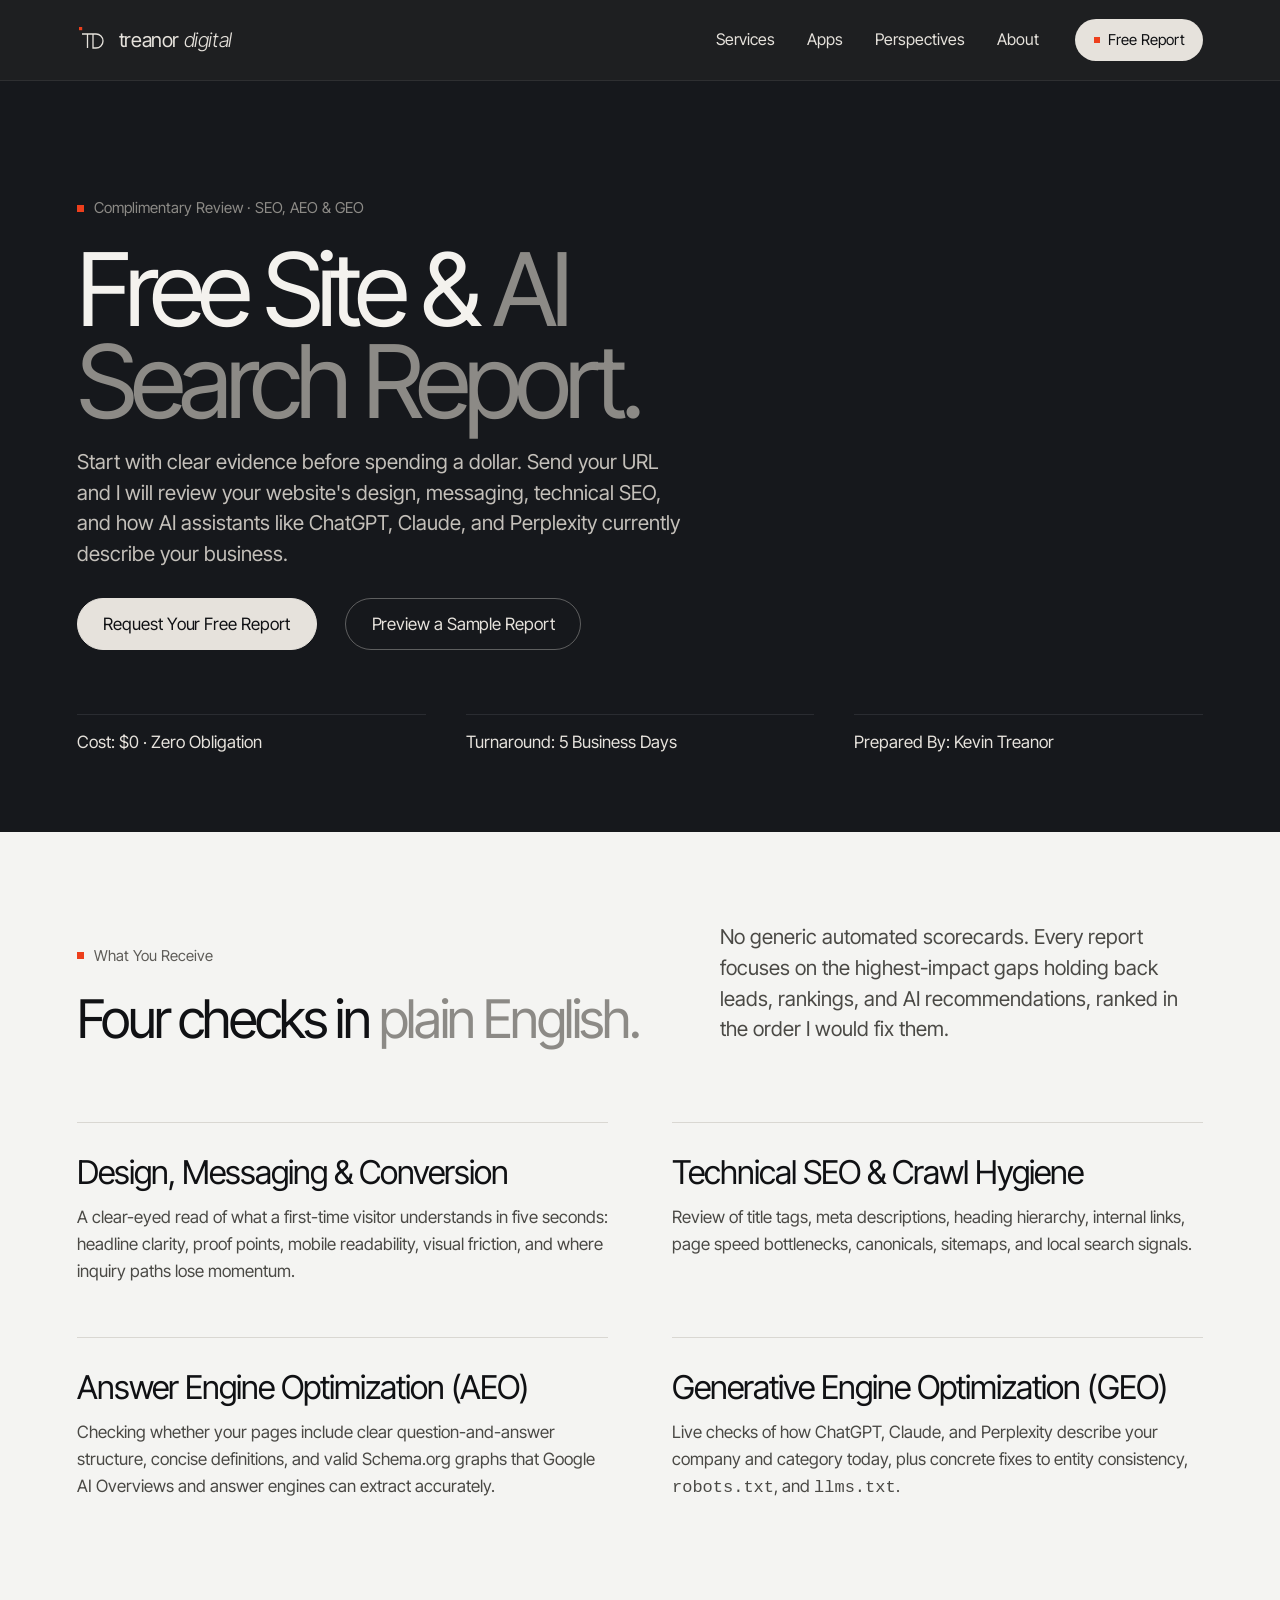
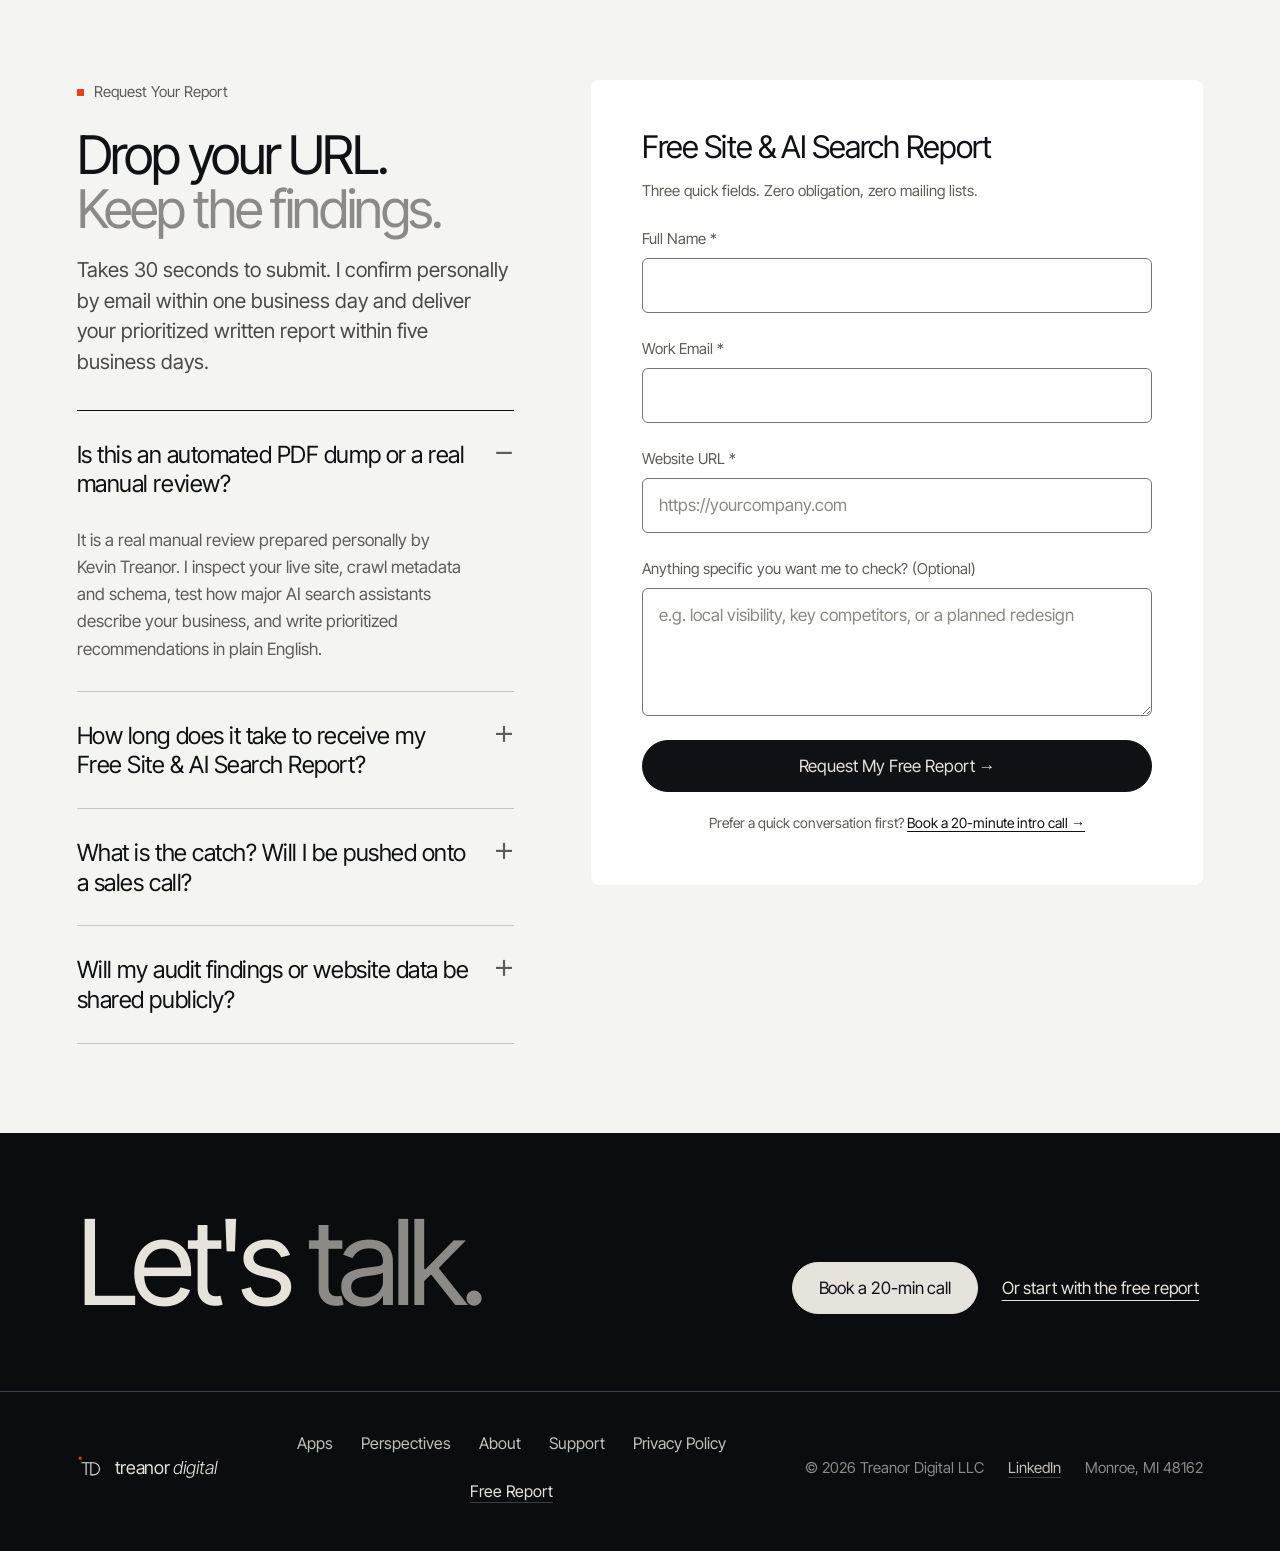
<file: seo-aeo-geo-audit/index.html>
<!DOCTYPE html>
<html lang="en">
<head>
  <meta charset="UTF-8" />
  <meta name="viewport" content="width=device-width, initial-scale=1.0" />
  <title>Free Site &amp; AI Search Report (SEO/AEO/GEO) | Treanor Digital</title>
  <meta name="description" content="Request a free Website, SEO, AEO, and GEO visibility report prepared personally by Kevin Treanor in five business days. Zero sales scripts or obligation." />
  <link rel="canonical" href="https://www.treanordigital.com/seo-aeo-geo-audit/" />
  <link rel="icon" href="../favicon.ico" sizes="any" />
  <link rel="icon" type="image/svg+xml" href="../favicon.svg" />
  <link rel="icon" type="image/png" sizes="32x32" href="../favicon-32x32.png" />
  <link rel="apple-touch-icon" sizes="180x180" href="../apple-touch-icon.png" />

  <!-- Open Graph -->
  <meta property="og:type" content="website" />
  <meta property="og:site_name" content="Treanor Digital" />
  <meta property="og:url" content="https://www.treanordigital.com/seo-aeo-geo-audit/" />
  <meta property="og:title" content="Free Site &amp; AI Search Report (SEO, AEO &amp; GEO) | Treanor Digital" />
  <meta property="og:description" content="See how buyers, Google, ChatGPT, Claude, and Perplexity view your website today. Written prioritized report delivered in 5 business days." />
  <meta property="og:image" content="https://www.treanordigital.com/og-treanor-digital.jpg" />
  <meta property="og:image:width" content="1200" />
  <meta property="og:image:height" content="630" />
  <meta property="og:image:alt" content="Treanor Digital. Agency-grade work, without the agency." />

  <!-- Twitter Card -->
  <meta name="twitter:card" content="summary_large_image" />
  <meta name="twitter:title" content="Free Site &amp; AI Search Report (SEO, AEO &amp; GEO) | Treanor Digital" />
  <meta name="twitter:description" content="Complimentary website review covering design, messaging, technical SEO, AEO, and GEO visibility. Delivered in 5 business days." />
  <meta name="twitter:image" content="https://www.treanordigital.com/og-treanor-digital.jpg" />

  <!-- Self-Hosted Hero Font Preload -->
  <link rel="preload" href="../assets/fonts/inter-tight-var.woff2" as="font" type="font/woff2" crossorigin />

  <link rel="stylesheet" href="../assets/style.css" />

  <!-- Structured Data: Service + Offer + FAQPage + BreadcrumbList -->
  <script type="application/ld+json">
  {
    "@context": "https://schema.org",
    "@graph": [
      {
        "@type": "Service",
        "@id": "https://www.treanordigital.com/seo-aeo-geo-audit/#service",
        "name": "Free Site & AI Search Report",
        "serviceType": "Website, SEO, AEO, and GEO Visibility Audit",
        "url": "https://www.treanordigital.com/seo-aeo-geo-audit/",
        "description": "Complimentary written review of your website's design, copy clarity, technical SEO, Answer Engine Optimization (AEO), and Generative Engine Optimization (GEO) standing across major AI search platforms.",
        "provider": {
          "@type": "Organization",
          "@id": "https://www.treanordigital.com/#org",
          "name": "Treanor Digital LLC",
          "url": "https://www.treanordigital.com/"
        },
        "offers": {
          "@type": "Offer",
          "price": "0",
          "priceCurrency": "USD",
          "availability": "https://schema.org/InStock"
        }
      },
      {
        "@type": "BreadcrumbList",
        "itemListElement": [
          { "@type": "ListItem", "position": 1, "name": "Home", "item": "https://www.treanordigital.com/" },
          { "@type": "ListItem", "position": 2, "name": "Free Site & AI Search Report", "item": "https://www.treanordigital.com/seo-aeo-geo-audit/" }
        ]
      },
      {
        "@type": "FAQPage",
        "mainEntity": [
          {
            "@type": "Question",
            "name": "Is this an automated PDF dump or a real manual review?",
            "acceptedAnswer": {
              "@type": "Answer",
              "text": "It is a real manual review prepared personally by Kevin Treanor. I inspect your live site, crawl metadata and schema, test how major AI search assistants describe your business, and write prioritized recommendations in plain English."
            }
          },
          {
            "@type": "Question",
            "name": "How long does it take to receive my Free Site & AI Search Report?",
            "acceptedAnswer": {
              "@type": "Answer",
              "text": "I deliver your written report by email within five business days of receiving your URL. You will receive a confirmation reply personally within one business day."
            }
          },
          {
            "@type": "Question",
            "name": "What is the catch? Will I be pushed onto a sales call?",
            "acceptedAnswer": {
              "@type": "Answer",
              "text": "There is no catch and no mandatory sales call. You keep the full report and can hand it to your own team or web vendor. If you want me to implement any of the fixes later, we can scope a focused build sprint."
            }
          },
          {
            "@type": "Question",
            "name": "Will my audit findings or website data be shared publicly?",
            "acceptedAnswer": {
              "@type": "Answer",
              "text": "Never. Your report stays strictly private between us, and submitting your URL does not add you to any marketing newsletter or third-party list."
            }
          }
        ]
      }
    ]
  }
  </script>
</head>
<body>
  <a href="#main-content" class="skip-link visually-hidden">Skip to main content</a>

  <header class="site-header">
    <div class="container header-inner">
      <a href="../" class="brand-link" aria-label="Treanor Digital Home">
        <svg class="td-mark brand-mark" width="30" height="30" viewBox="0 0 30 30" aria-hidden="true">
          <rect class="td-mark-square" x="2" y="2" width="3.2" height="3.2"/>
          <path class="td-mark-letters" pathLength="100" d="M5 9h11M10.5 9v14M16 9h3a7 7 0 0 1 0 14h-3z"/>
        </svg>
        <span class="brand-wordmark">treanor <span>digital</span></span>
      </a>

      <nav class="site-nav" aria-label="Primary">
        <button
          type="button"
          class="menu-button"
          popovertarget="site-menu"
          popovertargetaction="toggle"
          aria-controls="site-menu"
        >
          <svg width="16" height="12" viewBox="0 0 16 12" fill="none" aria-hidden="true">
            <line x1="0" y1="1" x2="16" y2="1" stroke="currentColor" stroke-width="1.25"/>
            <line x1="0" y1="6" x2="16" y2="6" stroke="currentColor" stroke-width="1.25"/>
            <line x1="0" y1="11" x2="16" y2="11" stroke="currentColor" stroke-width="1.25"/>
          </svg>
          <span>Menu</span>
        </button>

        <ul id="site-menu" class="site-menu" popover="auto">
          <li><a href="../#services">Services</a></li>
          <li><a href="../apps/ase-prep/">Apps</a></li>
          <li><a href="../perspectives/">Perspectives</a></li>
          <li><a href="../about/">About</a></li>
          <li><a href="./" class="nav-inquire" aria-current="page">Free Report</a></li>
        </ul>
      </nav>
    </div>
    <div class="scroll-progress" aria-hidden="true"></div>
  </header>

  <main>
    <section class="band-noir subpage-hero">
      <div class="container">
        <p class="eyebrow">Complimentary Review · SEO, AEO &amp; GEO</p>
        <h1 id="main-content" tabindex="-1">Free Site &amp; <em>AI Search Report.</em></h1>
        <p class="lead" style="margin-top:1.25rem; margin-bottom:0;">
          Start with clear evidence before spending a dollar. Send your URL and I will review your website's design, messaging, technical SEO, and how AI assistants like ChatGPT, Claude, and Perplexity currently describe your business.
        </p>
        <div class="hero-actions" style="margin-top:1.75rem;">
          <a href="#request" class="btn btn-primary">Request Your Free Report</a>
          <a href="./sample/" class="btn btn-secondary">Preview a Sample Report</a>
        </div>
        <div class="subpage-meta">
          <span>Cost: $0 · Zero Obligation</span>
          <span>Turnaround: 5 Business Days</span>
          <span>Prepared By: Kevin Treanor</span>
        </div>
      </div>
    </section>

    <!-- What's Inside (4 Paper-Mat Cards) -->
    <section class="band-chalk section">
      <div class="container">
        <div class="section-header reveal-item">
          <div>
            <p class="eyebrow">What You Receive</p>
            <h2>Four checks in <em>plain English.</em></h2>
          </div>
          <p class="lead">
            No generic automated scorecards. Every report focuses on the highest-impact gaps holding back leads, rankings, and AI recommendations, ranked in the order I would fix them.
          </p>
        </div>

        <div class="cards-2">
          <article class="service-card reveal-item">
            <svg class="service-icon" width="40" height="40" viewBox="0 0 40 40" fill="none" aria-hidden="true">
              <rect x="5" y="7" width="30" height="26" stroke="#575550" stroke-width="1.35"/>
              <line x1="5" y1="13" x2="35" y2="13" stroke="#575550" stroke-width="1.25"/>
              <rect x="9" y="17" width="11" height="12" stroke="#111111" stroke-width="1.35"/>
              <line x1="23.5" y1="18.5" x2="31" y2="18.5" stroke="#111111" stroke-width="1.35"/>
              <line x1="23.5" y1="23" x2="31" y2="23" stroke="#575550" stroke-width="1.25"/>
              <line x1="23.5" y1="27.5" x2="29" y2="27.5" stroke="#575550" stroke-width="1.25"/>
            </svg>
            <h3>Design, Messaging &amp; Conversion</h3>
            <p class="service-desc">
              A clear-eyed read of what a first-time visitor understands in five seconds: headline clarity, proof points, mobile readability, visual friction, and where inquiry paths lose momentum.
            </p>
          </article>

          <article class="service-card reveal-item">
            <svg class="service-icon" width="40" height="40" viewBox="0 0 40 40" fill="none" aria-hidden="true">
              <circle cx="18" cy="18" r="10.5" stroke="#111111" stroke-width="1.35"/>
              <line x1="25.5" y1="25.5" x2="34.5" y2="34.5" stroke="#111111" stroke-width="1.5"/>
              <polyline points="13,18.5 16.5,22 23.5,14.5" stroke="#575550" stroke-width="1.35"/>
            </svg>
            <h3>Technical SEO &amp; Crawl Hygiene</h3>
            <p class="service-desc">
              Review of title tags, meta descriptions, heading hierarchy, internal links, page speed bottlenecks, canonicals, sitemaps, and local search signals.
            </p>
          </article>

          <article class="service-card reveal-item">
            <svg class="service-icon" width="40" height="40" viewBox="0 0 40 40" fill="none" aria-hidden="true">
              <rect x="6" y="7" width="28" height="20" stroke="#575550" stroke-width="1.35"/>
              <polyline points="14,27 14,33 21,27" stroke="#575550" stroke-width="1.35"/>
              <line x1="11.5" y1="14" x2="28.5" y2="14" stroke="#111111" stroke-width="1.35"/>
              <line x1="11.5" y1="19.5" x2="23.5" y2="19.5" stroke="#575550" stroke-width="1.25"/>
            </svg>
            <h3>Answer Engine Optimization (AEO)</h3>
            <p class="service-desc">
              Checking whether your pages include clear question-and-answer structure, concise definitions, and valid Schema.org graphs that Google AI Overviews and answer engines can extract accurately.
            </p>
          </article>

          <article class="service-card reveal-item">
            <svg class="service-icon" width="40" height="40" viewBox="0 0 40 40" fill="none" aria-hidden="true">
              <circle cx="20" cy="20" r="13" stroke="#575550" stroke-width="1.35"/>
              <ellipse cx="20" cy="20" rx="6" ry="13" stroke="#575550" stroke-width="1.25"/>
              <line x1="7" y1="20" x2="33" y2="20" stroke="#575550" stroke-width="1.25"/>
              <circle cx="20" cy="20" r="3" fill="#111111"/>
            </svg>
            <h3>Generative Engine Optimization (GEO)</h3>
            <p class="service-desc">
              Live checks of how ChatGPT, Claude, and Perplexity describe your company and category today, plus concrete fixes to entity consistency, <code>robots.txt</code>, and <code>llms.txt</code>.
            </p>
          </article>
        </div>
      </div>
    </section>

    <!-- Request Form + FAQ -->
    <section id="request" class="band-chalk section">
      <div class="container split-layout">
        <div class="reveal-item">
          <p class="eyebrow">Request Your Report</p>
          <h2>Drop your URL. <em>Keep the findings.</em></h2>
          <p class="lead">
            Takes 30 seconds to submit. I confirm personally by email within one business day and deliver your prioritized written report within five business days.
          </p>

          <div class="faq-accordion" style="margin-block-start:2rem;">
            <details open>
              <summary>Is this an automated PDF dump or a real manual review?</summary>
              <div class="faq-answer">
                <p>It is a real manual review prepared personally by Kevin Treanor. I inspect your live site, crawl metadata and schema, test how major AI search assistants describe your business, and write prioritized recommendations in plain English.</p>
              </div>
            </details>
            <details>
              <summary>How long does it take to receive my Free Site &amp; AI Search Report?</summary>
              <div class="faq-answer">
                <p>I deliver your written report by email within five business days of receiving your URL. You will receive a confirmation reply personally within one business day.</p>
              </div>
            </details>
            <details>
              <summary>What is the catch? Will I be pushed onto a sales call?</summary>
              <div class="faq-answer">
                <p>There is no catch and no mandatory sales call. You keep the full report and can hand it to your own team or web vendor. If you want me to implement any of the fixes later, we can scope a focused build sprint.</p>
              </div>
            </details>
            <details>
              <summary>Will my audit findings or website data be shared publicly?</summary>
              <div class="faq-answer">
                <p>Never. Your report stays strictly private between us, and submitting your URL does not add you to any marketing newsletter or third-party list.</p>
              </div>
            </details>
          </div>
        </div>

        <div class="contact-form-panel reveal-item">
          <div id="auditSuccess" class="form-success" role="status" aria-live="polite" tabindex="-1" hidden>
            <h3>Report request received.</h3>
            <p>
              Thank you for sending your site over. I will confirm by email within one business day and deliver your written Site &amp; AI Search Report within five business days.
            </p>
            <button type="button" id="auditReset" class="btn btn-secondary">Submit Another Site</button>
          </div>

          <form
            id="auditForm"
            name="audit-request"
            method="POST"
            action="/seo-aeo-geo-audit/"
            data-netlify="true"
            netlify-honeypot="bot-field"
            data-td-form
            data-success-id="auditSuccess"
            data-reset-id="auditReset"
            aria-labelledby="audit-form-heading"
            novalidate
          >
            <h3 id="audit-form-heading">Free Site &amp; AI Search Report</h3>
            <p style="color:var(--td-graphite); font-size:0.9375rem; margin-block-end:1.5rem;">
              Three quick fields. Zero obligation, zero mailing lists.
            </p>
            <input type="hidden" name="form-name" value="audit-request" />
            <div class="visually-hidden" aria-hidden="true">
              <label for="auditBotField">Leave this field empty</label>
              <input id="auditBotField" name="bot-field" tabindex="-1" autocomplete="off" />
            </div>

            <div class="form-field">
              <label for="auditName">Full Name <span aria-hidden="true">*</span></label>
              <input
                id="auditName"
                name="fullName"
                type="text"
                autocomplete="name"
                enterkeyhint="next"
                required
                data-error="auditNameError"
              />
              <span id="auditNameError" class="field-error">Please enter your name.</span>
            </div>

            <div class="form-field">
              <label for="auditEmail">Work Email <span aria-hidden="true">*</span></label>
              <input
                id="auditEmail"
                name="email"
                type="email"
                autocomplete="email"
                autocorrect="off"
                autocapitalize="none"
                spellcheck="false"
                enterkeyhint="next"
                required
                data-error="auditEmailError"
              />
              <span id="auditEmailError" class="field-error">Please enter a valid email address.</span>
            </div>

            <div class="form-field">
              <label for="auditUrl">Website URL <span aria-hidden="true">*</span></label>
              <input
                id="auditUrl"
                name="websiteUrl"
                type="url"
                inputmode="url"
                autocomplete="url"
                placeholder="https://yourcompany.com"
                enterkeyhint="next"
                required
                data-error="auditUrlError"
              />
              <span id="auditUrlError" class="field-error">Please enter your website URL (for example, https://yourcompany.com).</span>
            </div>

            <div class="form-field">
              <label for="auditNotes">Anything specific you want me to check? (Optional)</label>
              <textarea
                id="auditNotes"
                name="notes"
                rows="3"
                placeholder="e.g. local visibility, key competitors, or a planned redesign"
                enterkeyhint="send"
              ></textarea>
            </div>

            <button type="submit" class="btn btn-primary btn-full">
              Request My Free Report &rarr;
            </button>

            <p style="margin:1.25rem 0 0; font-size:0.875rem; color:var(--td-graphite); text-align:center;">
              Prefer a quick conversation first?
              <a href="https://calendar.app.google/w92oda354qmZFzJM7" target="_blank" rel="noopener noreferrer" style="color:var(--td-noir); text-underline-offset:0.2em;">Book a 20-minute intro call &rarr;</a>
            </p>
          </form>
        </div>
      </div>
    </section>
  </main>

  <footer class="band-noir site-footer">
    <div class="container footer-sign">
      <p class="display-word" aria-hidden="true">Let's <em>talk.</em></p>
      <div class="btn-row">
        <a href="https://calendar.app.google/w92oda354qmZFzJM7" target="_blank" rel="noopener noreferrer" class="btn btn-primary">Book a 20-min call</a>
        <a href="../seo-aeo-geo-audit/" class="btn btn-text">Or start with the free report</a>
      </div>
    </div>
    <div class="container footer-inner">
      <a href="../" class="brand-link footer-brand" aria-label="Treanor Digital Home">
        <svg class="td-mark brand-mark" width="26" height="26" viewBox="0 0 30 30" aria-hidden="true">
          <rect class="td-mark-square" x="2" y="2" width="3.2" height="3.2"/>
          <path class="td-mark-letters" pathLength="100" d="M5 9h11M10.5 9v14M16 9h3a7 7 0 0 1 0 14h-3z"/>
        </svg>
        <span class="brand-wordmark">treanor <span>digital</span></span>
      </a>

      <nav class="footer-nav" aria-label="Footer">
        <a href="../apps/ase-prep/">Apps</a>
        <a href="../perspectives/">Perspectives</a>
        <a href="../about/">About</a>
        <a href="../support/">Support</a>
        <a href="../privacy/">Privacy Policy</a>
        <a href="./" class="footer-cta" aria-current="page">Free Report</a>
      </nav>

      <div class="footer-meta">
        <span>&copy; <span id="year">2026</span> Treanor Digital LLC</span>
        <a href="https://www.linkedin.com/in/kevin-m-treanor/" target="_blank" rel="noopener noreferrer me">LinkedIn</a>
        <span>Monroe, MI 48162</span>
      </div>
    </div>
  </footer>

  <script src="../assets/main.js" defer></script>
</body>
</html>
</file>
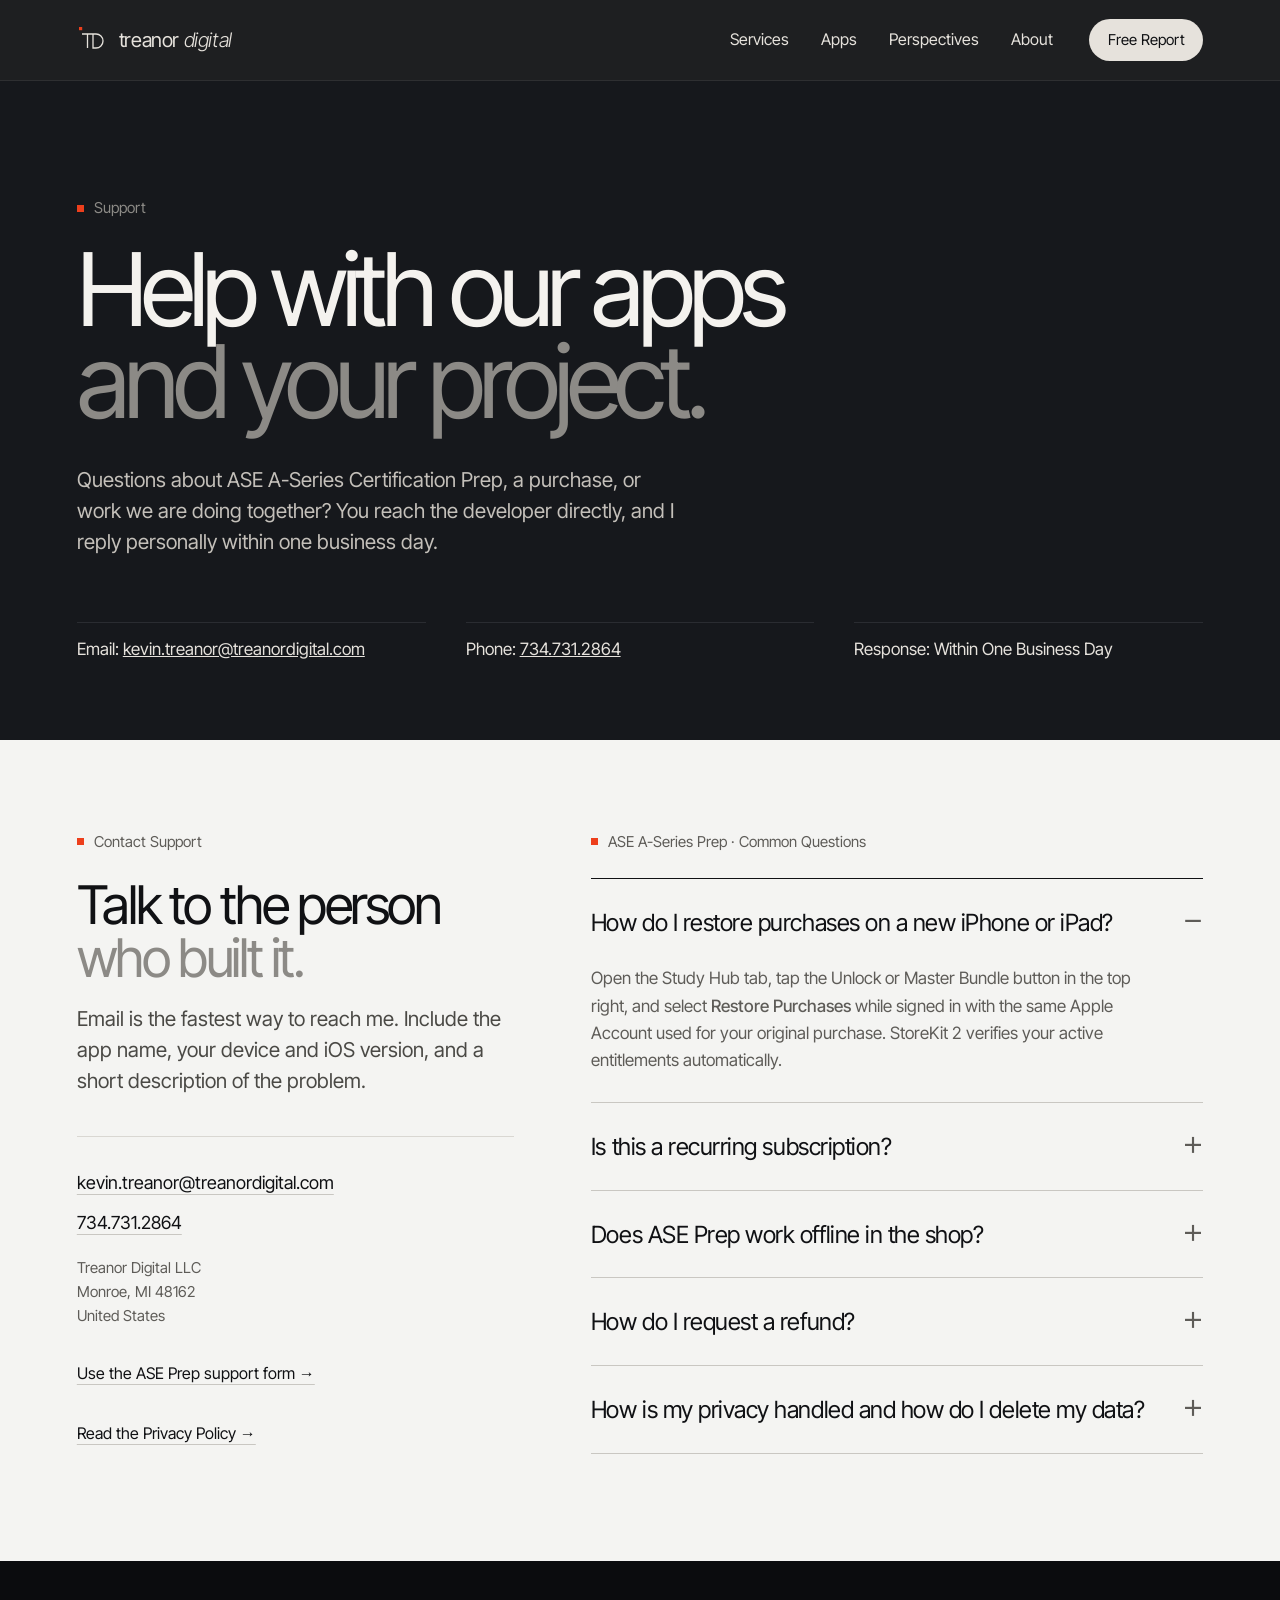
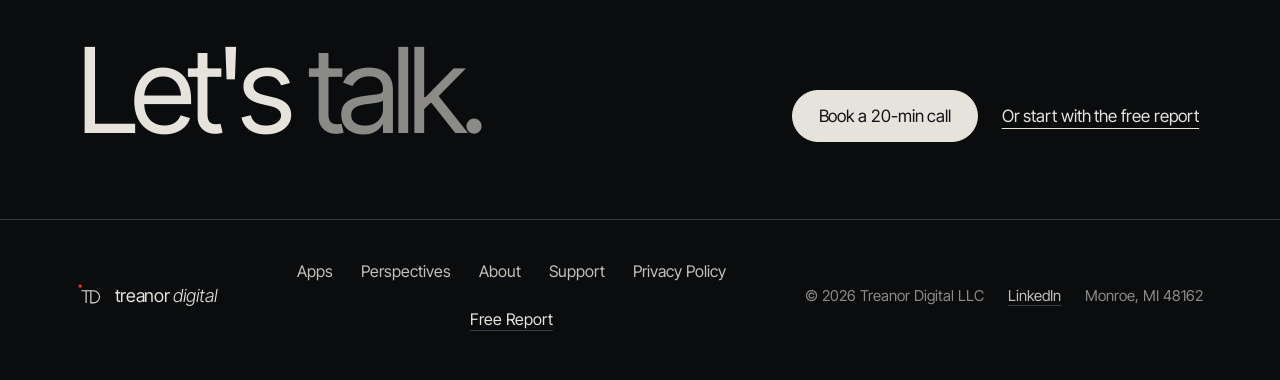
<file: support/index.html>
<!DOCTYPE html>
<html lang="en">
<head>
  <meta charset="UTF-8" />
  <meta name="viewport" content="width=device-width, initial-scale=1.0" />
  <title>Support | Treanor Digital</title>
  <meta name="description" content="Support for Treanor Digital LLC apps and clients, including ASE A-Series Certification Prep. Email kevin.treanor@treanordigital.com or call 734.731.2864." />
  <link rel="canonical" href="https://www.treanordigital.com/support/" />
  <link rel="icon" href="../favicon.ico" sizes="any" />
  <link rel="icon" type="image/svg+xml" href="../favicon.svg" />
  <link rel="icon" type="image/png" sizes="32x32" href="../favicon-32x32.png" />
  <link rel="apple-touch-icon" sizes="180x180" href="../apple-touch-icon.png" />

  <!-- Open Graph -->
  <meta property="og:type" content="website" />
  <meta property="og:site_name" content="Treanor Digital" />
  <meta property="og:url" content="https://www.treanordigital.com/support/" />
  <meta property="og:title" content="Support | Treanor Digital" />
  <meta property="og:description" content="Support for Treanor Digital apps and clients, including ASE A-Series Certification Prep." />
  <meta property="og:image" content="https://www.treanordigital.com/og-treanor-digital.jpg" />
  <meta property="og:image:width" content="1200" />
  <meta property="og:image:height" content="630" />
  <meta property="og:image:alt" content="Treanor Digital. Agency-grade work, without the agency." />

  <!-- Self-Hosted Hero Font Preload -->
  <link rel="preload" href="../assets/fonts/inter-tight-var.woff2" as="font" type="font/woff2" crossorigin />

  <link rel="stylesheet" href="../assets/style.css" />
  <script type="application/ld+json">
  {
    "@context": "https://schema.org",
    "@type": "ContactPage",
    "@id": "https://www.treanordigital.com/support/#webpage",
    "url": "https://www.treanordigital.com/support/",
    "name": "Support | Treanor Digital",
    "about": {
      "@type": "Organization",
      "@id": "https://www.treanordigital.com/#organization",
      "name": "Treanor Digital LLC",
      "url": "https://www.treanordigital.com/",
      "contactPoint": {
        "@type": "ContactPoint",
        "contactType": "customer support",
        "email": "kevin.treanor@treanordigital.com",
        "telephone": "+1-734-731-2864",
        "areaServed": "US",
        "availableLanguage": "English"
      }
    }
  }
  </script>
</head>
<body>
  <a href="#main-content" class="skip-link visually-hidden">Skip to main content</a>

  <header class="site-header">
    <div class="container header-inner">
      <a href="../" class="brand-link" aria-label="Treanor Digital Home">
        <svg class="td-mark brand-mark" width="30" height="30" viewBox="0 0 30 30" aria-hidden="true">
          <rect class="td-mark-square" x="2" y="2" width="3.2" height="3.2"/>
          <path class="td-mark-letters" pathLength="100" d="M5 9h11M10.5 9v14M16 9h3a7 7 0 0 1 0 14h-3z"/>
        </svg>
        <span class="brand-wordmark">treanor <span>digital</span></span>
      </a>

      <nav class="site-nav" aria-label="Primary">
        <button
          type="button"
          class="menu-button"
          popovertarget="site-menu"
          popovertargetaction="toggle"
          aria-controls="site-menu"
        >
          <svg width="16" height="12" viewBox="0 0 16 12" fill="none" aria-hidden="true">
            <line x1="0" y1="1" x2="16" y2="1" stroke="currentColor" stroke-width="1.25"/>
            <line x1="0" y1="6" x2="16" y2="6" stroke="currentColor" stroke-width="1.25"/>
            <line x1="0" y1="11" x2="16" y2="11" stroke="currentColor" stroke-width="1.25"/>
          </svg>
          <span>Menu</span>
        </button>

        <ul id="site-menu" class="site-menu" popover="auto">
          <li><a href="../#services">Services</a></li>
          <li><a href="../apps/ase-prep/">Apps</a></li>
          <li><a href="../perspectives/">Perspectives</a></li>
          <li><a href="../about/">About</a></li>
          <li><a href="../seo-aeo-geo-audit/" class="nav-inquire">Free Report</a></li>
        </ul>
      </nav>
    </div>
    <div class="scroll-progress" aria-hidden="true"></div>
  </header>

  <main>
    <section class="band-noir subpage-hero">
      <div class="container">
        <p class="eyebrow">Support</p>
        <h1 id="main-content" tabindex="-1">Help with our apps <em>and your project.</em></h1>
        <p class="lead">Questions about ASE A-Series Certification Prep, a purchase, or work we are doing together? You reach the developer directly, and I reply personally within one business day.</p>
        <div class="subpage-meta">
          <span>Email: <a href="mailto:kevin.treanor@treanordigital.com?subject=Support" style="color:inherit">kevin.treanor@treanordigital.com</a></span>
          <span>Phone: <a href="tel:+17347312864" style="color:inherit">734.731.2864</a></span>
          <span>Response: Within One Business Day</span>
        </div>
      </div>
    </section>

    <section class="band-chalk section">
      <div class="container split-layout">
        <div>
          <p class="eyebrow">Contact Support</p>
          <h2>Talk to the person <em>who built it.</em></h2>
          <p class="lead">Email is the fastest way to reach me. Include the app name, your device and iOS version, and a short description of the problem.</p>
          <div class="contact-details">
            <a href="mailto:kevin.treanor@treanordigital.com?subject=ASE%20Prep%20App%20Support">kevin.treanor@treanordigital.com</a>
            <a href="tel:+17347312864">734.731.2864</a>
            <address class="contact-locations">
              Treanor Digital LLC<br />
              Monroe, MI 48162<br />
              United States
            </address>
          </div>
          <p style="margin-block-start:1.5rem"><a href="../apps/ase-prep/#support" class="link-cta">Use the ASE Prep support form &rarr;</a></p>
          <p><a href="../privacy/" class="link-cta">Read the Privacy Policy &rarr;</a></p>
        </div>

        <div>
          <p class="eyebrow">ASE A-Series Prep · Common Questions</p>
          <div class="faq-accordion">
            <details open>
              <summary>How do I restore purchases on a new iPhone or iPad?</summary>
              <div class="faq-answer">
                <p>Open the Study Hub tab, tap the Unlock or Master Bundle button in the top right, and select <strong>Restore Purchases</strong> while signed in with the same Apple Account used for your original purchase. StoreKit 2 verifies your active entitlements automatically.</p>
              </div>
            </details>
            <details>
              <summary>Is this a recurring subscription?</summary>
              <div class="faq-answer">
                <p>No. Every unlock is a one-time lifetime purchase ($9.99 for a single exam or $39.99 for all nine A1 through A9 exams). If you unlock a single exam first, you receive an automatic $10 credit if you later upgrade to the Master Tech Bundle ($29.99 upgrade).</p>
              </div>
            </details>
            <details>
              <summary>Does ASE Prep work offline in the shop?</summary>
              <div class="faq-answer">
                <p>Yes. All question banks, timed exam simulations, explanations, shop reference tables, and study progress are stored locally on your device so you can study without Wi-Fi or cell signal.</p>
              </div>
            </details>
            <details>
              <summary>How do I request a refund?</summary>
              <div class="faq-answer">
                <p>App Store purchases are refunded by Apple. Visit <a href="https://reportaproblem.apple.com/" target="_blank" rel="noopener noreferrer">reportaproblem.apple.com</a>, sign in with the Apple Account you used, and choose the purchase. If something in the app is not working, email me first and I will try to fix it.</p>
              </div>
            </details>
            <details>
              <summary>How is my privacy handled and how do I delete my data?</summary>
              <div class="faq-answer">
                <p>ASE Prep requires no account, runs zero ads, and includes no third-party tracking SDKs. All study progress stays on your device. Deleting the app removes all local study data. Read the full <a href="../privacy/#ase-prep">ASE Prep Privacy Addendum</a>.</p>
              </div>
            </details>
          </div>
        </div>
      </div>
    </section>
  </main>

  <footer class="band-noir site-footer">
    <div class="container footer-sign">
      <p class="display-word" aria-hidden="true">Let's <em>talk.</em></p>
      <div class="btn-row">
        <a href="https://calendar.app.google/w92oda354qmZFzJM7" target="_blank" rel="noopener noreferrer" class="btn btn-primary">Book a 20-min call</a>
        <a href="../seo-aeo-geo-audit/" class="btn btn-text">Or start with the free report</a>
      </div>
    </div>
    <div class="container footer-inner">
      <a href="../" class="brand-link footer-brand" aria-label="Treanor Digital Home">
        <svg class="td-mark brand-mark" width="26" height="26" viewBox="0 0 30 30" aria-hidden="true">
          <rect class="td-mark-square" x="2" y="2" width="3.2" height="3.2"/>
          <path class="td-mark-letters" pathLength="100" d="M5 9h11M10.5 9v14M16 9h3a7 7 0 0 1 0 14h-3z"/>
        </svg>
        <span class="brand-wordmark">treanor <span>digital</span></span>
      </a>

      <nav class="footer-nav" aria-label="Footer">
        <a href="../apps/ase-prep/">Apps</a>
        <a href="../perspectives/">Perspectives</a>
        <a href="../about/">About</a>
        <a href="./" aria-current="page">Support</a>
        <a href="../privacy/">Privacy Policy</a>
        <a href="../seo-aeo-geo-audit/" class="footer-cta">Free Report</a>
      </nav>

      <div class="footer-meta">
        <span>&copy; <span id="year">2026</span> Treanor Digital LLC</span>
        <a href="https://www.linkedin.com/in/kevin-m-treanor/" target="_blank" rel="noopener noreferrer me">LinkedIn</a>
        <span>Monroe, MI 48162</span>
      </div>
    </div>
  </footer>

  <script src="../assets/main.js" defer></script>
</body>
</html>
</file>
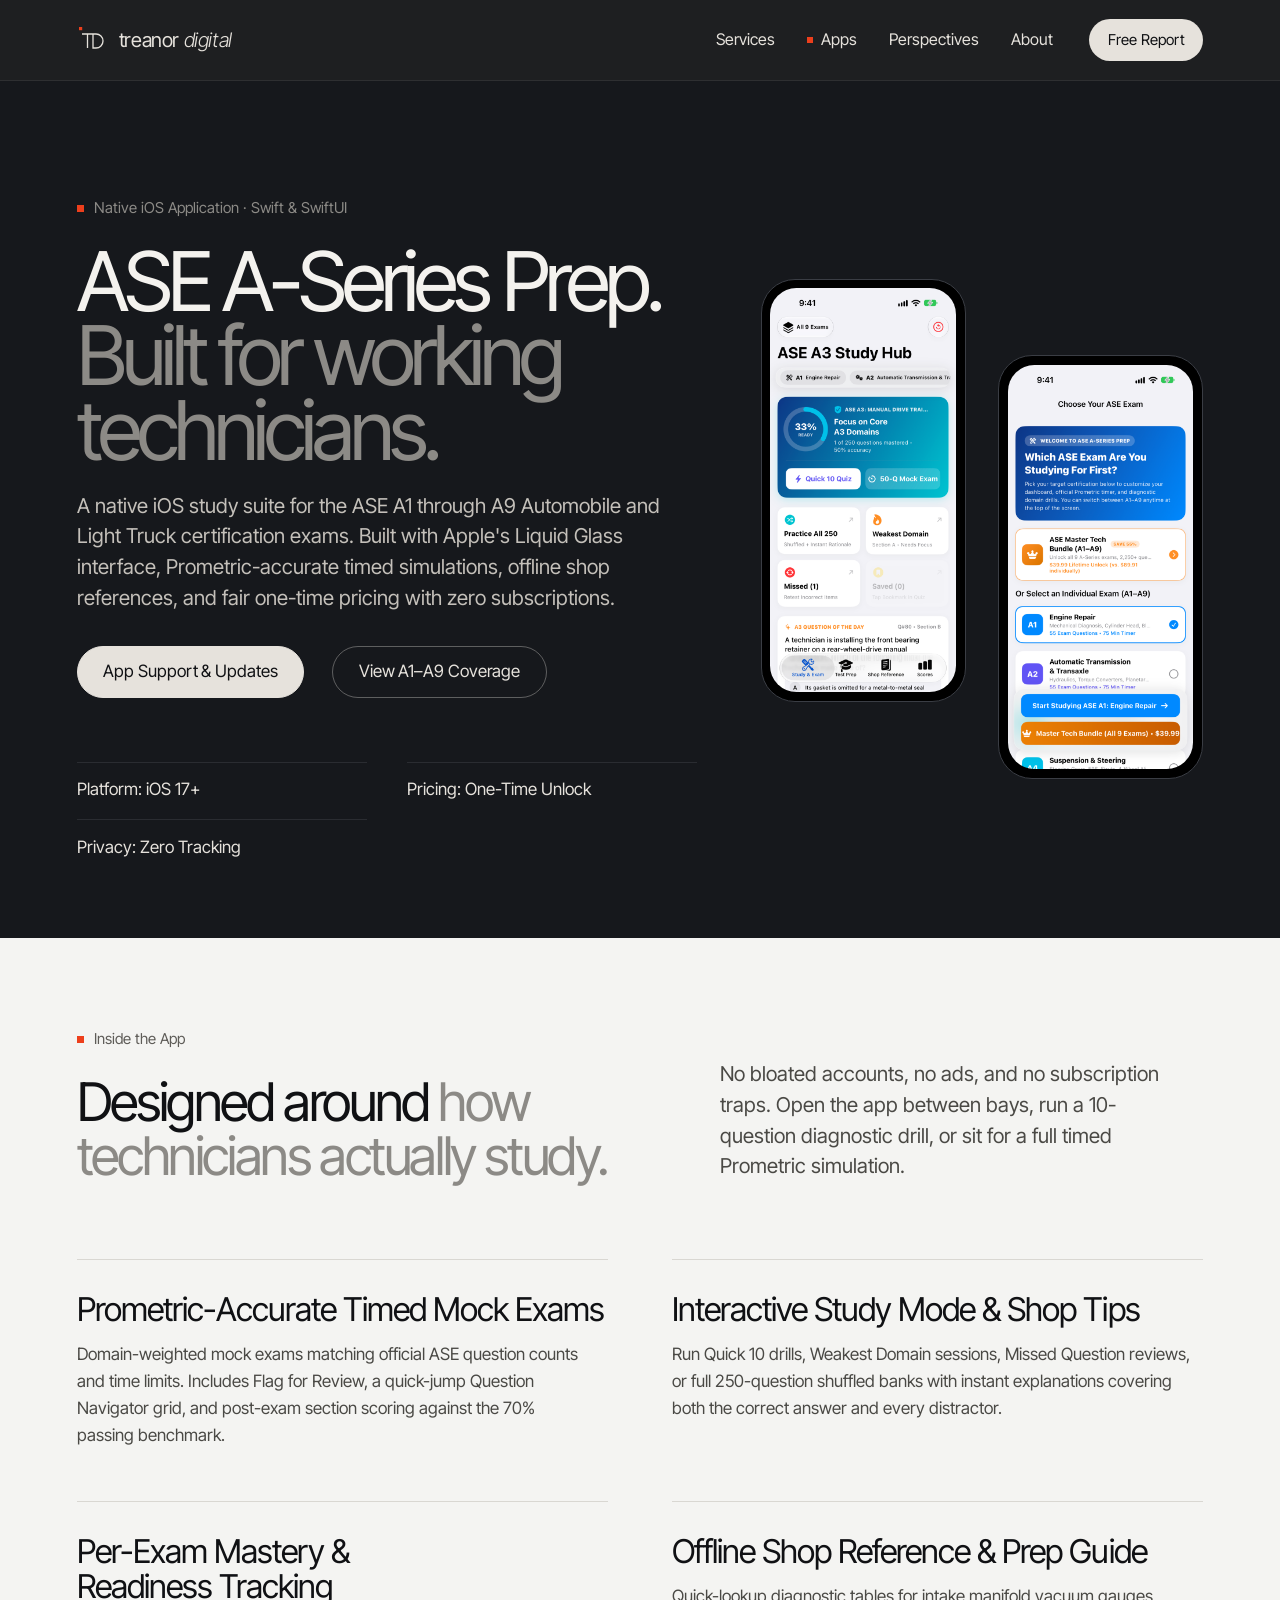
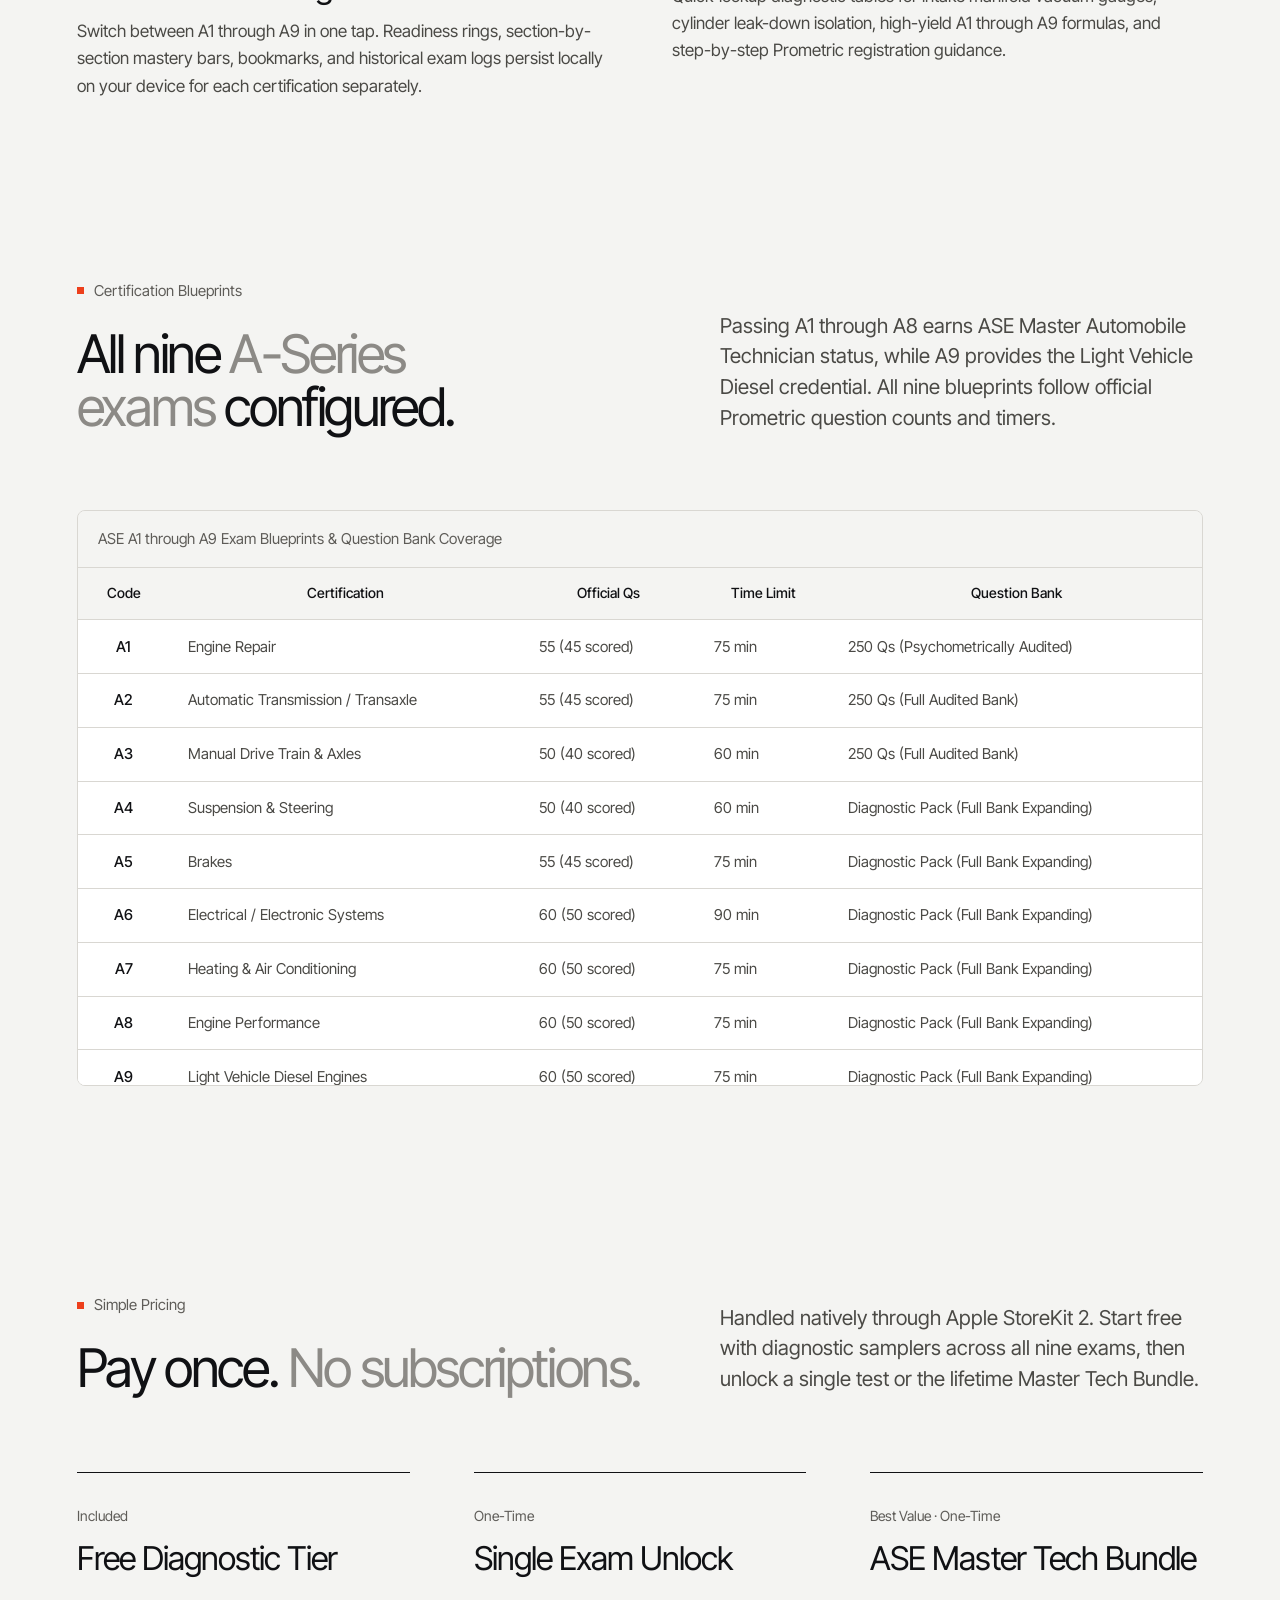
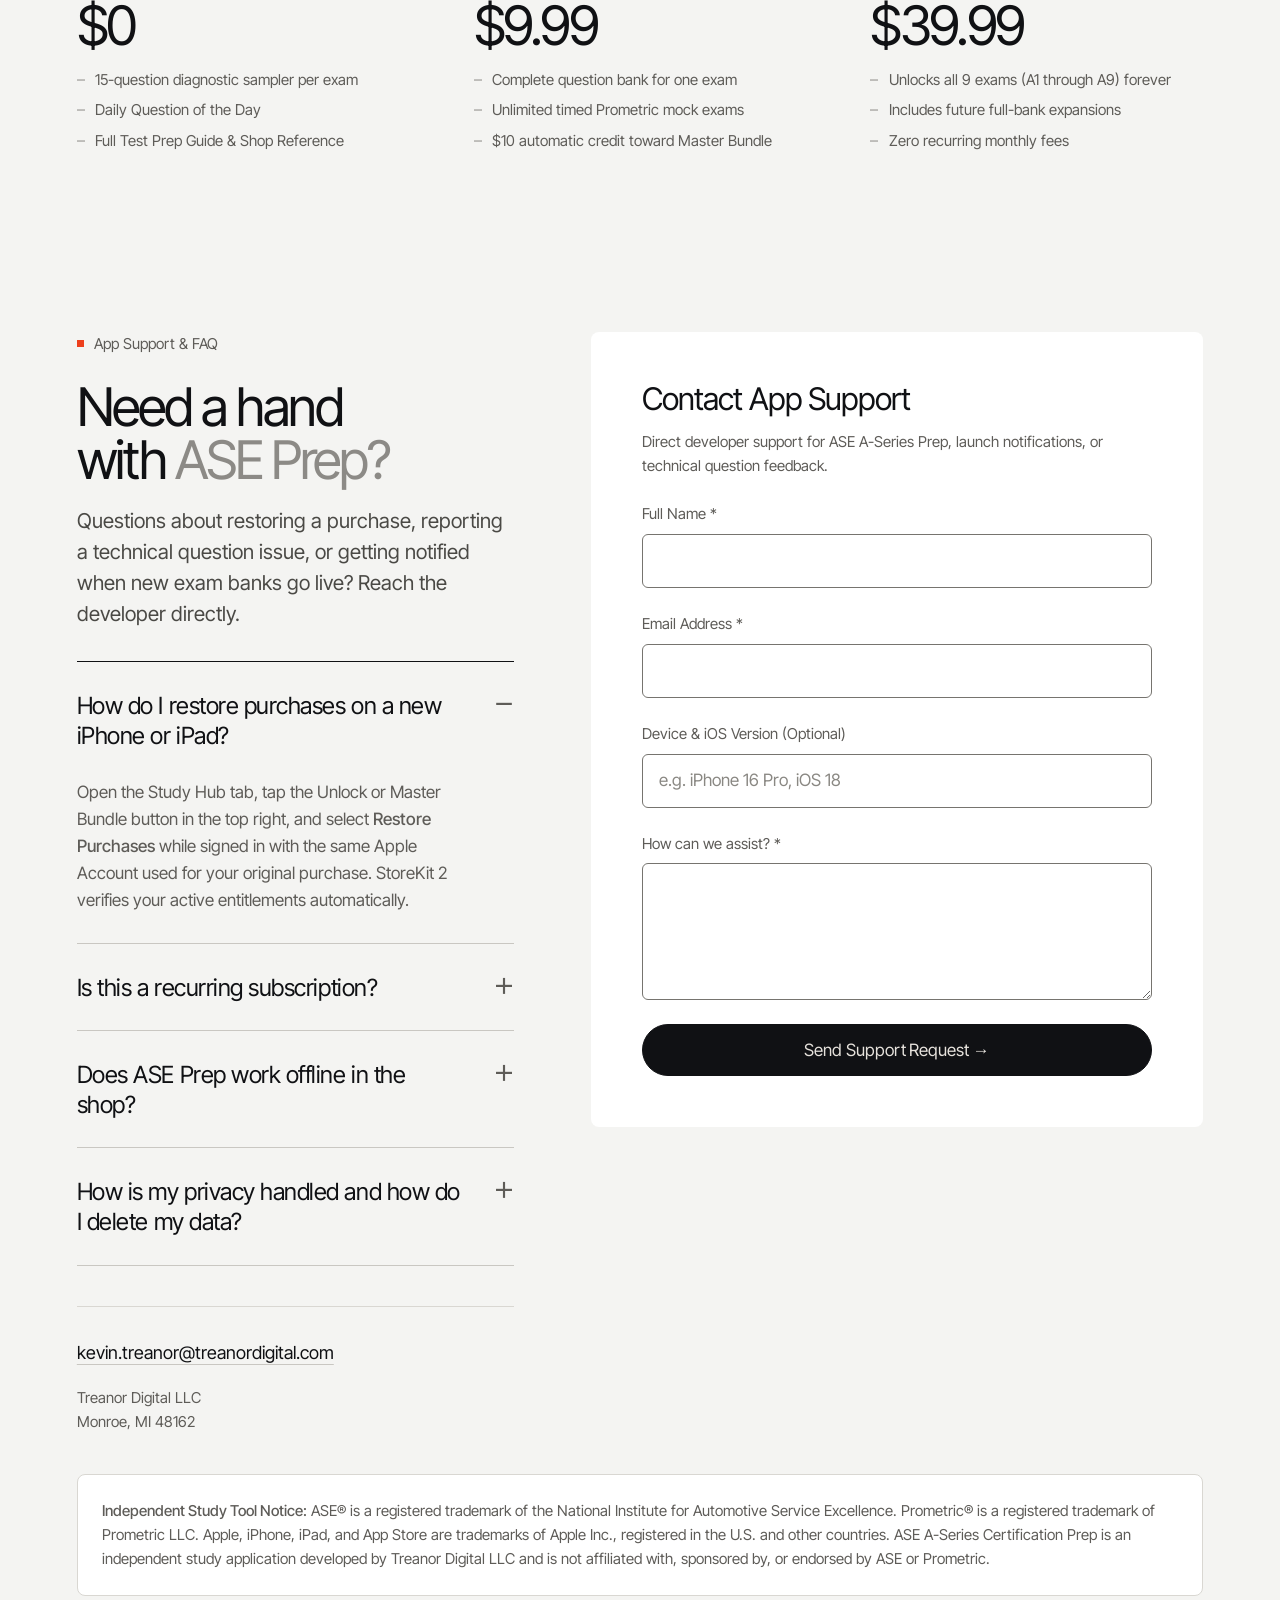
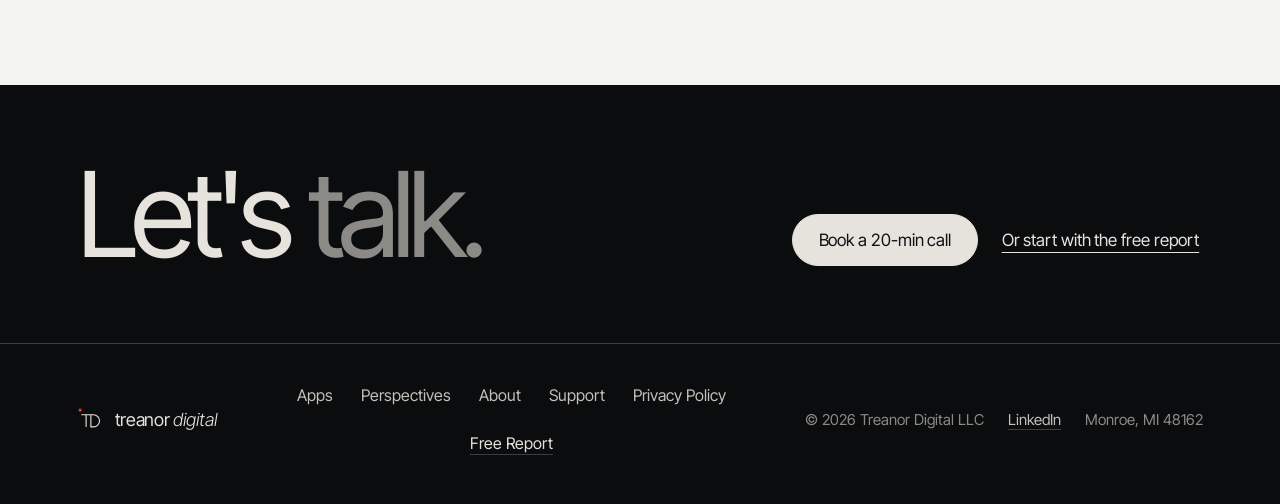
<file: apps/ase-prep/index.html>
<!DOCTYPE html>
<html lang="en">
<head>
  <meta charset="UTF-8" />
  <meta name="viewport" content="width=device-width, initial-scale=1.0" />
  <title>ASE A-Series Certification Prep iOS App &amp; Support | Treanor Digital</title>
  <meta name="description" content="Native SwiftUI iOS study suite for ASE A1 through A9 automotive technician certification exams. Prometric-accurate timed mock exams, offline shop references, one-time pricing, and direct developer support." />
  <link rel="canonical" href="https://www.treanordigital.com/apps/ase-prep/" />
  <link rel="icon" href="../../favicon.ico" sizes="any" />
  <link rel="icon" type="image/svg+xml" href="../../favicon.svg" />
  <link rel="icon" type="image/png" sizes="32x32" href="../../favicon-32x32.png" />
  <link rel="apple-touch-icon" sizes="180x180" href="../../apple-touch-icon.png" />

  <!-- Open Graph -->
  <meta property="og:type" content="website" />
  <meta property="og:site_name" content="Treanor Digital" />
  <meta property="og:url" content="https://www.treanordigital.com/apps/ase-prep/" />
  <meta property="og:title" content="ASE A-Series Certification Prep for iOS | Treanor Digital" />
  <meta property="og:description" content="Native iOS exam prep for automotive technicians covering ASE A1 through A9. Timed mock exams, domain readiness tracking, and fair one-time pricing with zero subscriptions." />
  <meta property="og:image" content="https://www.treanordigital.com/assets/images/ase-prep-hub.png" />

  <!-- Self-Hosted Hero Font Preload -->
  <link rel="preload" href="../../assets/fonts/inter-tight-var.woff2" as="font" type="font/woff2" crossorigin />

  <link rel="stylesheet" href="../../assets/style.css" />

  <!-- Structured Data: SoftwareApplication + FAQPage -->
  <script type="application/ld+json">
  {
    "@context": "https://schema.org",
    "@graph": [
      {
        "@type": "SoftwareApplication",
        "name": "ASE A-Series Certification Prep",
        "operatingSystem": "iOS 17+",
        "applicationCategory": "EducationalApplication",
        "description": "Native SwiftUI iOS study suite for automotive technicians preparing for ASE A1 through A9 Automobile and Light Truck certification exams, with Prometric-accurate timed simulations, domain mastery tracking, and offline shop references.",
        "url": "https://www.treanordigital.com/apps/ase-prep/",
        "author": {
          "@type": "Organization",
          "name": "Treanor Digital LLC",
          "url": "https://www.treanordigital.com/"
        },
        "offers": [
          {
            "@type": "Offer",
            "name": "Free Diagnostic Sampler",
            "price": "0",
            "priceCurrency": "USD"
          },
          {
            "@type": "Offer",
            "name": "Single Exam Lifetime Unlock",
            "price": "9.99",
            "priceCurrency": "USD"
          },
          {
            "@type": "Offer",
            "name": "ASE Master Tech Bundle (A1 to A9 Lifetime Unlock)",
            "price": "39.99",
            "priceCurrency": "USD"
          }
        ]
      },
      {
        "@type": "FAQPage",
        "mainEntity": [
          {
            "@type": "Question",
            "name": "How do I restore my purchases on a new iPhone or iPad?",
            "acceptedAnswer": {
              "@type": "Answer",
              "text": "Open the Study Hub, tap Unlock or Master Bundle in the top right, and select Restore Purchases while signed into the same Apple Account used for the original purchase. StoreKit 2 verifies your active entitlements automatically."
            }
          },
          {
            "@type": "Question",
            "name": "Is ASE A-Series Prep a recurring monthly subscription?",
            "acceptedAnswer": {
              "@type": "Answer",
              "text": "No. Every unlock is a one-time lifetime purchase ($9.99 per individual exam or $39.99 for all nine A1 through A9 exams). Existing single-exam buyers receive an automatic $10 credit toward the Master Tech Bundle."
            }
          },
          {
            "@type": "Question",
            "name": "Does the app work offline in the shop?",
            "acceptedAnswer": {
              "@type": "Answer",
              "text": "Yes. Question banks, timed exam simulations, explanations, shop reference tables, and study progress live locally on your device so you can study without cellular service or Wi-Fi."
            }
          },
          {
            "@type": "Question",
            "name": "How do I delete or reset my study data?",
            "acceptedAnswer": {
              "@type": "Answer",
              "text": "ASE Prep requires no account and stores zero personal data on external servers. Deleting the app from your device permanently removes all local study progress, bookmarks, and exam history."
            }
          }
        ]
      }
    ]
  }
  </script>
</head>
<body>
  <a href="#main-content" class="skip-link visually-hidden">Skip to main content</a>

  <header class="site-header">
    <div class="container header-inner">
      <a href="../../" class="brand-link" aria-label="Treanor Digital Home">
        <svg class="td-mark brand-mark" width="30" height="30" viewBox="0 0 30 30" aria-hidden="true">
          <rect class="td-mark-square" x="2" y="2" width="3.2" height="3.2"/>
          <path class="td-mark-letters" pathLength="100" d="M5 9h11M10.5 9v14M16 9h3a7 7 0 0 1 0 14h-3z"/>
        </svg>
        <span class="brand-wordmark">treanor <span>digital</span></span>
      </a>

      <nav class="site-nav" aria-label="Primary">
        <button
          type="button"
          class="menu-button"
          popovertarget="site-menu"
          popovertargetaction="toggle"
          aria-controls="site-menu"
        >
          <svg width="16" height="12" viewBox="0 0 16 12" fill="none" aria-hidden="true">
            <line x1="0" y1="1" x2="16" y2="1" stroke="currentColor" stroke-width="1.25"/>
            <line x1="0" y1="6" x2="16" y2="6" stroke="currentColor" stroke-width="1.25"/>
            <line x1="0" y1="11" x2="16" y2="11" stroke="currentColor" stroke-width="1.25"/>
          </svg>
          <span>Menu</span>
        </button>

        <ul id="site-menu" class="site-menu" popover="auto">
          <li><a href="../../#services">Services</a></li>
          <li><a href="./" aria-current="page">Apps</a></li>
          <li><a href="../../perspectives/">Perspectives</a></li>
          <li><a href="../../about/">About</a></li>
          <li><a href="../../seo-aeo-geo-audit/" class="nav-inquire">Free Report</a></li>
        </ul>
      </nav>
    </div>
    <div class="scroll-progress" aria-hidden="true"></div>
  </header>

  <main>
    <!-- 01 · APP HERO (ATELIER NOIR SHOWCASE) -->
    <section class="band-noir subpage-hero">
      <div class="container">

        <div class="app-hero-grid">
          <div>
            <p class="eyebrow">Native iOS Application · Swift &amp; SwiftUI</p>
            <h1 id="main-content" tabindex="-1">ASE A-Series Prep.<br /><em>Built for working technicians.</em></h1>
            <p class="lead" style="margin-block:1.5rem 2rem;">
              A native iOS study suite for the ASE A1 through A9 Automobile and Light Truck certification exams. Built with Apple's Liquid Glass interface, Prometric-accurate timed simulations, offline shop references, and fair one-time pricing with zero subscriptions.
            </p>
            <div class="hero-actions">
              <a href="#support" class="btn btn-primary">App Support &amp; Updates</a>
              <a href="#exams" class="btn btn-secondary">View A1–A9 Coverage</a>
            </div>
            <div class="subpage-meta">
              <span>Platform: iOS 17+</span>
              <span>Pricing: One-Time Unlock</span>
              <span>Privacy: Zero Tracking</span>
            </div>
          </div>

          <div class="app-phone-duo" aria-label="ASE A-Series Prep iOS screenshots">
            <div class="app-phone-frame">
              <img
                src="../../assets/images/ase-prep-hub.png"
                alt="ASE A3 Study Hub on iOS displaying readiness percentage ring, A1 through A9 exam ribbon switcher, Quick 10 Quiz, 50-Question Mock Exam, and daily practice question"
                width="640"
                height="1391"
                fetchpriority="high"
                decoding="async"
              />
            </div>
            <div class="app-phone-frame app-phone-frame-offset">
              <img
                src="../../assets/images/ase-prep-onboarding.png"
                alt="ASE A-Series exam onboarding screen displaying Engine Repair A1, Automatic Transmission A2, and the ASE Master Tech Bundle"
                width="640"
                height="1391"
                decoding="async"
              />
            </div>
          </div>
        </div>
      </div>
    </section>

    <!-- 02 · CORE CAPABILITIES -->
    <section class="band-chalk section">
      <div class="container">
        <div class="section-header reveal-item">
          <div>
            <p class="eyebrow">Inside the App</p>
            <h2>Designed around <em>how technicians actually study.</em></h2>
          </div>
          <p class="lead">
            No bloated accounts, no ads, and no subscription traps. Open the app between bays, run a 10-question diagnostic drill, or sit for a full timed Prometric simulation.
          </p>
        </div>

        <div class="cards-2">
          <article class="service-card reveal-item">
            <svg class="service-icon" width="40" height="40" viewBox="0 0 40 40" fill="none" aria-hidden="true">
              <line x1="16" y1="5" x2="24" y2="5" stroke="#111111" stroke-width="1.35"/>
              <line x1="20" y1="5" x2="20" y2="9" stroke="#575550" stroke-width="1.35"/>
              <line x1="29.5" y1="11.5" x2="32" y2="9" stroke="#575550" stroke-width="1.35"/>
              <circle cx="20" cy="22" r="13" stroke="#111111" stroke-width="1.35"/>
              <line x1="20" y1="12" x2="20" y2="14" stroke="#575550" stroke-width="1.25"/>
              <line x1="20" y1="30" x2="20" y2="32" stroke="#575550" stroke-width="1.25"/>
              <line x1="10" y1="22" x2="12" y2="22" stroke="#575550" stroke-width="1.25"/>
              <line x1="28" y1="22" x2="30" y2="22" stroke="#575550" stroke-width="1.25"/>
              <polyline points="20,15 20,22 25.5,25" stroke="#111111" stroke-width="1.4"/>
              <circle cx="20" cy="22" r="1.5" fill="#111111"/>
            </svg>
            <h3>Prometric-Accurate Timed Mock Exams</h3>
            <p class="service-desc">
              Domain-weighted mock exams matching official ASE question counts and time limits. Includes Flag for Review, a quick-jump Question Navigator grid, and post-exam section scoring against the 70% passing benchmark.
            </p>
          </article>

          <article class="service-card reveal-item">
            <svg class="service-icon" width="40" height="40" viewBox="0 0 40 40" fill="none" aria-hidden="true">
              <path d="M11 10 V6 H34 V26 H30" stroke="#575550" stroke-width="1.35"/>
              <rect x="6" y="11" width="23" height="23" stroke="#111111" stroke-width="1.35"/>
              <polyline points="11.5,19 14,21.5 18.5,16.5" stroke="#111111" stroke-width="1.4"/>
              <line x1="21" y1="19" x2="25" y2="19" stroke="#575550" stroke-width="1.35"/>
              <line x1="11.5" y1="26.5" x2="25" y2="26.5" stroke="#575550" stroke-width="1.35"/>
            </svg>
            <h3>Interactive Study Mode &amp; Shop Tips</h3>
            <p class="service-desc">
              Run Quick 10 drills, Weakest Domain sessions, Missed Question reviews, or full 250-question shuffled banks with instant explanations covering both the correct answer and every distractor.
            </p>
          </article>

          <article class="service-card reveal-item">
            <svg class="service-icon" width="40" height="40" viewBox="0 0 40 40" fill="none" aria-hidden="true">
              <circle cx="20" cy="20" r="14" stroke="#575550" stroke-width="1.25" stroke-dasharray="3 3"/>
              <path d="M20 6 A14 14 0 1 1 6.7 24.4" stroke="#111111" stroke-width="1.5"/>
              <polyline points="14.5,20.5 18.5,24.5 26,16" stroke="#111111" stroke-width="1.45"/>
            </svg>
            <h3>Per-Exam Mastery &amp; Readiness Tracking</h3>
            <p class="service-desc">
              Switch between A1 through A9 in one tap. Readiness rings, section-by-section mastery bars, bookmarks, and historical exam logs persist locally on your device for each certification separately.
            </p>
          </article>

          <article class="service-card reveal-item">
            <svg class="service-icon" width="40" height="40" viewBox="0 0 40 40" fill="none" aria-hidden="true">
              <path d="M20 10 C17 8.5 12.5 8 5.5 8.5 V30.5 C12.5 30 17 30.5 20 32" stroke="#111111" stroke-width="1.35"/>
              <path d="M20 10 C23 8.5 27.5 8 34.5 8.5 V30.5 C27.5 30 23 30.5 20 32" stroke="#111111" stroke-width="1.35"/>
              <line x1="20" y1="10" x2="20" y2="32" stroke="#575550" stroke-width="1.35"/>
              <line x1="9.5" y1="15" x2="16" y2="15.5" stroke="#575550" stroke-width="1.25"/>
              <line x1="9.5" y1="20" x2="16" y2="20.5" stroke="#575550" stroke-width="1.25"/>
              <line x1="9.5" y1="25" x2="14.5" y2="25.3" stroke="#575550" stroke-width="1.25"/>
              <line x1="24" y1="15.5" x2="30.5" y2="15" stroke="#575550" stroke-width="1.25"/>
              <line x1="24" y1="20.5" x2="30.5" y2="20" stroke="#575550" stroke-width="1.25"/>
              <line x1="24" y1="25.3" x2="29" y2="25" stroke="#111111" stroke-width="1.25"/>
            </svg>
            <h3>Offline Shop Reference &amp; Prep Guide</h3>
            <p class="service-desc">
              Quick-lookup diagnostic tables for intake manifold vacuum gauges, cylinder leak-down isolation, high-yield A1 through A9 formulas, and step-by-step Prometric registration guidance.
            </p>
          </article>
        </div>
      </div>
    </section>

    <!-- 03 · SUPPORTED A1–A9 EXAMS TABLE -->
    <section id="exams" class="band-chalk section">
      <div class="container">
        <div class="section-header reveal-item">
          <div>
            <p class="eyebrow">Certification Blueprints</p>
            <h2>All nine <em>A-Series exams</em> configured.</h2>
          </div>
          <p class="lead">
            Passing A1 through A8 earns ASE Master Automobile Technician status, while A9 provides the Light Vehicle Diesel credential. All nine blueprints follow official Prometric question counts and timers.
          </p>
        </div>

        <div tabindex="0" role="region" aria-labelledby="ase-exams-caption" class="table-wrapper">
          <table class="data-table" style="--label-2: 'Certification'; --label-3: 'Official Qs'; --label-4: 'Time Limit'; --label-5: 'Question Bank';">
            <caption id="ase-exams-caption">ASE A1 through A9 Exam Blueprints &amp; Question Bank Coverage</caption>
            <thead>
              <tr>
                <th scope="col">Code</th>
                <th scope="col">Certification</th>
                <th scope="col">Official Qs</th>
                <th scope="col">Time Limit</th>
                <th scope="col">Question Bank</th>
              </tr>
            </thead>
            <tbody>
              <tr>
                <th scope="row">A1</th>
                <td>Engine Repair</td>
                <td>55 (45 scored)</td>
                <td>75 min</td>
                <td>250 Qs (Psychometrically Audited)</td>
              </tr>
              <tr>
                <th scope="row">A2</th>
                <td>Automatic Transmission / Transaxle</td>
                <td>55 (45 scored)</td>
                <td>75 min</td>
                <td>250 Qs (Full Audited Bank)</td>
              </tr>
              <tr>
                <th scope="row">A3</th>
                <td>Manual Drive Train &amp; Axles</td>
                <td>50 (40 scored)</td>
                <td>60 min</td>
                <td>250 Qs (Full Audited Bank)</td>
              </tr>
              <tr>
                <th scope="row">A4</th>
                <td>Suspension &amp; Steering</td>
                <td>50 (40 scored)</td>
                <td>60 min</td>
                <td>Diagnostic Pack (Full Bank Expanding)</td>
              </tr>
              <tr>
                <th scope="row">A5</th>
                <td>Brakes</td>
                <td>55 (45 scored)</td>
                <td>75 min</td>
                <td>Diagnostic Pack (Full Bank Expanding)</td>
              </tr>
              <tr>
                <th scope="row">A6</th>
                <td>Electrical / Electronic Systems</td>
                <td>60 (50 scored)</td>
                <td>90 min</td>
                <td>Diagnostic Pack (Full Bank Expanding)</td>
              </tr>
              <tr>
                <th scope="row">A7</th>
                <td>Heating &amp; Air Conditioning</td>
                <td>60 (50 scored)</td>
                <td>75 min</td>
                <td>Diagnostic Pack (Full Bank Expanding)</td>
              </tr>
              <tr>
                <th scope="row">A8</th>
                <td>Engine Performance</td>
                <td>60 (50 scored)</td>
                <td>75 min</td>
                <td>Diagnostic Pack (Full Bank Expanding)</td>
              </tr>
              <tr>
                <th scope="row">A9</th>
                <td>Light Vehicle Diesel Engines</td>
                <td>60 (50 scored)</td>
                <td>75 min</td>
                <td>Diagnostic Pack (Full Bank Expanding)</td>
              </tr>
            </tbody>
          </table>
        </div>
      </div>
    </section>

    <!-- 04 · TRANSPARENT ONE-TIME PRICING -->
    <section class="band-chalk section">
      <div class="container">
        <div class="section-header reveal-item">
          <div>
            <p class="eyebrow">Simple Pricing</p>
            <h2>Pay once. <em>No subscriptions.</em></h2>
          </div>
          <p class="lead">
            Handled natively through Apple StoreKit 2. Start free with diagnostic samplers across all nine exams, then unlock a single test or the lifetime Master Tech Bundle.
          </p>
        </div>

        <div class="cards-3">
          <article class="service-card reveal-item">
            <div class="engagement-top">
              <svg class="service-icon" width="40" height="40" viewBox="0 0 40 40" fill="none" aria-hidden="true">
                <rect x="6" y="7" width="28" height="26" stroke="#575550" stroke-width="1.35"/>
                <polyline points="11,22 15.5,22 18,15.5 22,25.5 24.5,20 29,20" stroke="#111111" stroke-width="1.4"/>
                <circle cx="11" cy="12" r="1.25" fill="#111111"/>
                <line x1="15" y1="12" x2="29" y2="12" stroke="#575550" stroke-width="1.25"/>
              </svg>
              <span class="engagement-tag">Included</span>
            </div>
            <h3>Free Diagnostic Tier</h3>
            <p class="app-price">$0</p>
            <ul class="service-list" role="list">
              <li>15-question diagnostic sampler per exam</li>
              <li>Daily Question of the Day</li>
              <li>Full Test Prep Guide &amp; Shop Reference</li>
            </ul>
          </article>

          <article class="service-card reveal-item">
            <div class="engagement-top">
              <svg class="service-icon" width="40" height="40" viewBox="0 0 40 40" fill="none" aria-hidden="true">
                <path d="M14 18 V12 A6 6 0 0 1 25.8 10.5" stroke="#575550" stroke-width="1.35"/>
                <rect x="9" y="18" width="22" height="16" stroke="#111111" stroke-width="1.35"/>
                <circle cx="20" cy="24.5" r="2" stroke="#111111" stroke-width="1.35"/>
                <line x1="20" y1="26.5" x2="20" y2="30" stroke="#575550" stroke-width="1.35"/>
              </svg>
              <span class="engagement-tag">One-Time</span>
            </div>
            <h3>Single Exam Unlock</h3>
            <p class="app-price">$9.99</p>
            <ul class="service-list" role="list">
              <li>Complete question bank for one exam</li>
              <li>Unlimited timed Prometric mock exams</li>
              <li>$10 automatic credit toward Master Bundle</li>
            </ul>
          </article>

          <article class="service-card reveal-item">
            <div class="engagement-top">
              <svg class="service-icon" width="40" height="40" viewBox="0 0 40 40" fill="none" aria-hidden="true">
                <rect x="6" y="6" width="7.5" height="7.5" stroke="#111111" stroke-width="1.3"/>
                <rect x="16.25" y="6" width="7.5" height="7.5" stroke="#575550" stroke-width="1.3"/>
                <rect x="26.5" y="6" width="7.5" height="7.5" stroke="#111111" stroke-width="1.3"/>
                <rect x="6" y="16.25" width="7.5" height="7.5" stroke="#575550" stroke-width="1.3"/>
                <rect x="16.25" y="16.25" width="7.5" height="7.5" stroke="#111111" stroke-width="1.35"/>
                <rect x="26.5" y="16.25" width="7.5" height="7.5" stroke="#575550" stroke-width="1.3"/>
                <rect x="6" y="26.5" width="7.5" height="7.5" stroke="#111111" stroke-width="1.3"/>
                <rect x="16.25" y="26.5" width="7.5" height="7.5" stroke="#575550" stroke-width="1.3"/>
                <rect x="26.5" y="26.5" width="7.5" height="7.5" stroke="#111111" stroke-width="1.3"/>
              </svg>
              <span class="engagement-tag">Best Value · One-Time</span>
            </div>
            <h3>ASE Master Tech Bundle</h3>
            <p class="app-price">$39.99</p>
            <ul class="service-list" role="list">
              <li>Unlocks all 9 exams (A1 through A9) forever</li>
              <li>Includes future full-bank expansions</li>
              <li>Zero recurring monthly fees</li>
            </ul>
          </article>
        </div>
      </div>
    </section>

    <!-- 05 · SUPPORT, FAQ & PRIVACY (APPLE GUIDELINE 1.5 COMPLIANT) -->
    <section id="support" class="band-chalk section">
      <div class="container split-layout">
        <div class="reveal-item">
          <p class="eyebrow">App Support &amp; FAQ</p>
          <h2>Need a hand with <em>ASE Prep?</em></h2>
          <p class="lead">
            Questions about restoring a purchase, reporting a technical question issue, or getting notified when new exam banks go live? Reach the developer directly.
          </p>

          <div class="faq-accordion" style="margin-block-start:2rem;">
            <details open>
              <summary>How do I restore purchases on a new iPhone or iPad?</summary>
              <div class="faq-answer">
                <p>Open the Study Hub tab, tap the Unlock or Master Bundle button in the top right, and select <strong>Restore Purchases</strong> while signed in with the same Apple Account used for your original purchase. StoreKit 2 verifies your active entitlements automatically.</p>
              </div>
            </details>

            <details>
              <summary>Is this a recurring subscription?</summary>
              <div class="faq-answer">
                <p>No. Every unlock is a one-time lifetime purchase ($9.99 for a single exam or $39.99 for all nine A1 through A9 exams). If you unlock a single exam first, you receive an automatic $10 credit if you later upgrade to the Master Tech Bundle ($29.99 upgrade).</p>
              </div>
            </details>

            <details>
              <summary>Does ASE Prep work offline in the shop?</summary>
              <div class="faq-answer">
                <p>Yes. All question banks, timed exam simulations, explanations, shop reference tables, and study progress are stored locally on your device so you can study without Wi-Fi or cell signal.</p>
              </div>
            </details>

            <details>
              <summary>How is my privacy handled and how do I delete my data?</summary>
              <div class="faq-answer">
                <p>ASE Prep requires no account, runs zero ads, and includes no third-party tracking SDKs. All study progress stays on your device. Deleting the app removes all local study data. Read our full <a href="../../privacy/#ase-prep">ASE Prep Privacy Addendum</a>.</p>
              </div>
            </details>
          </div>

          <div class="contact-details">
            <a href="mailto:kevin.treanor@treanordigital.com?subject=ASE%20Prep%20App%20Support">kevin.treanor@treanordigital.com</a>
            <address class="contact-locations">
              Treanor Digital LLC<br />
              Monroe, MI 48162
            </address>
          </div>
        </div>

        <div class="contact-form-panel reveal-item">
          <div id="supportSuccess" class="form-success" role="status" aria-live="polite" tabindex="-1" hidden>
            <h3>Support message received.</h3>
            <p>
              Thank you for writing. Kevin will review your note and reply within one business day.
            </p>
            <button type="button" id="supportReset" class="btn btn-secondary">Send Another Message</button>
          </div>

          <form
            id="supportForm"
            name="ase-prep-support"
            method="POST"
            action="/apps/ase-prep/"
            data-netlify="true"
            netlify-honeypot="bot-field"
            data-td-form
            data-success-id="supportSuccess"
            data-reset-id="supportReset"
            aria-labelledby="support-form-heading"
            novalidate
          >
            <h3 id="support-form-heading">Contact App Support</h3>
            <p style="color:var(--td-graphite); font-size:0.9375rem; margin-block-end:1.5rem;">
              Direct developer support for ASE A-Series Prep, launch notifications, or technical question feedback.
            </p>
            <input type="hidden" name="form-name" value="ase-prep-support" />
            <div class="visually-hidden" aria-hidden="true">
              <label for="supportBotField">Leave this field empty</label>
              <input id="supportBotField" name="bot-field" tabindex="-1" autocomplete="off" />
            </div>

            <div class="form-field">
              <label for="supportName">Full Name <span aria-hidden="true">*</span></label>
              <input
                id="supportName"
                name="fullName"
                type="text"
                autocomplete="name"
                enterkeyhint="next"
                required
                data-error="supportNameError"
              />
              <span id="supportNameError" class="field-error">Please enter your name.</span>
            </div>

            <div class="form-field">
              <label for="supportEmail">Email Address <span aria-hidden="true">*</span></label>
              <input
                id="supportEmail"
                name="email"
                type="email"
                autocomplete="email"
                autocorrect="off"
                autocapitalize="none"
                spellcheck="false"
                enterkeyhint="next"
                required
                data-error="supportEmailError"
              />
              <span id="supportEmailError" class="field-error">Please enter a valid email address.</span>
            </div>

            <div class="form-field">
              <label for="supportDevice">Device &amp; iOS Version (Optional)</label>
              <input
                id="supportDevice"
                name="device"
                type="text"
                placeholder="e.g. iPhone 16 Pro, iOS 18"
                enterkeyhint="next"
              />
            </div>

            <div class="form-field">
              <label for="supportMessage">How can we assist? <span aria-hidden="true">*</span></label>
              <textarea
                id="supportMessage"
                name="message"
                rows="4"
                minlength="5"
                enterkeyhint="send"
                required
                data-error="supportMessageError"
              ></textarea>
              <span id="supportMessageError" class="field-error">Please share a brief note about your question or issue.</span>
            </div>

            <button type="submit" class="btn btn-primary btn-full">
              Send Support Request &rarr;
            </button>
          </form>
        </div>
      </div>

      <!-- Trademark & Non-Affiliation Notice (Apple Guideline 5.2) -->
      <div class="container">
        <div class="disclaimer-box">
          <p>
            <strong>Independent Study Tool Notice:</strong> ASE&reg; is a registered trademark of the National Institute for Automotive Service Excellence. Prometric&reg; is a registered trademark of Prometric LLC. Apple, iPhone, iPad, and App Store are trademarks of Apple Inc., registered in the U.S. and other countries. ASE A-Series Certification Prep is an independent study application developed by Treanor Digital LLC and is not affiliated with, sponsored by, or endorsed by ASE or Prometric.
          </p>
        </div>
      </div>
    </section>
  </main>

  <footer class="band-noir site-footer">
    <div class="container footer-sign">
      <p class="display-word" aria-hidden="true">Let's <em>talk.</em></p>
      <div class="btn-row">
        <a href="https://calendar.app.google/w92oda354qmZFzJM7" target="_blank" rel="noopener noreferrer" class="btn btn-primary">Book a 20-min call</a>
        <a href="../../seo-aeo-geo-audit/" class="btn btn-text">Or start with the free report</a>
      </div>
    </div>
    <div class="container footer-inner">
      <a href="../../" class="brand-link footer-brand" aria-label="Treanor Digital Home">
        <svg class="td-mark brand-mark" width="26" height="26" viewBox="0 0 30 30" aria-hidden="true">
          <rect class="td-mark-square" x="2" y="2" width="3.2" height="3.2"/>
          <path class="td-mark-letters" pathLength="100" d="M5 9h11M10.5 9v14M16 9h3a7 7 0 0 1 0 14h-3z"/>
        </svg>
        <span class="brand-wordmark">treanor <span>digital</span></span>
      </a>

      <nav class="footer-nav" aria-label="Footer">
        <a href="./" aria-current="page">Apps</a>
        <a href="../../perspectives/">Perspectives</a>
        <a href="../../about/">About</a>
        <a href="../../support/">Support</a>
        <a href="../../privacy/">Privacy Policy</a>
        <a href="../../seo-aeo-geo-audit/" class="footer-cta">Free Report</a>
      </nav>

      <div class="footer-meta">
        <span>&copy; <span id="year">2026</span> Treanor Digital LLC</span>
        <a href="https://www.linkedin.com/in/kevin-m-treanor/" target="_blank" rel="noopener noreferrer me">LinkedIn</a>
        <span>Monroe, MI 48162</span>
      </div>
    </div>
  </footer>

  <script src="../../assets/main.js" defer></script>
</body>
</html>
</file>
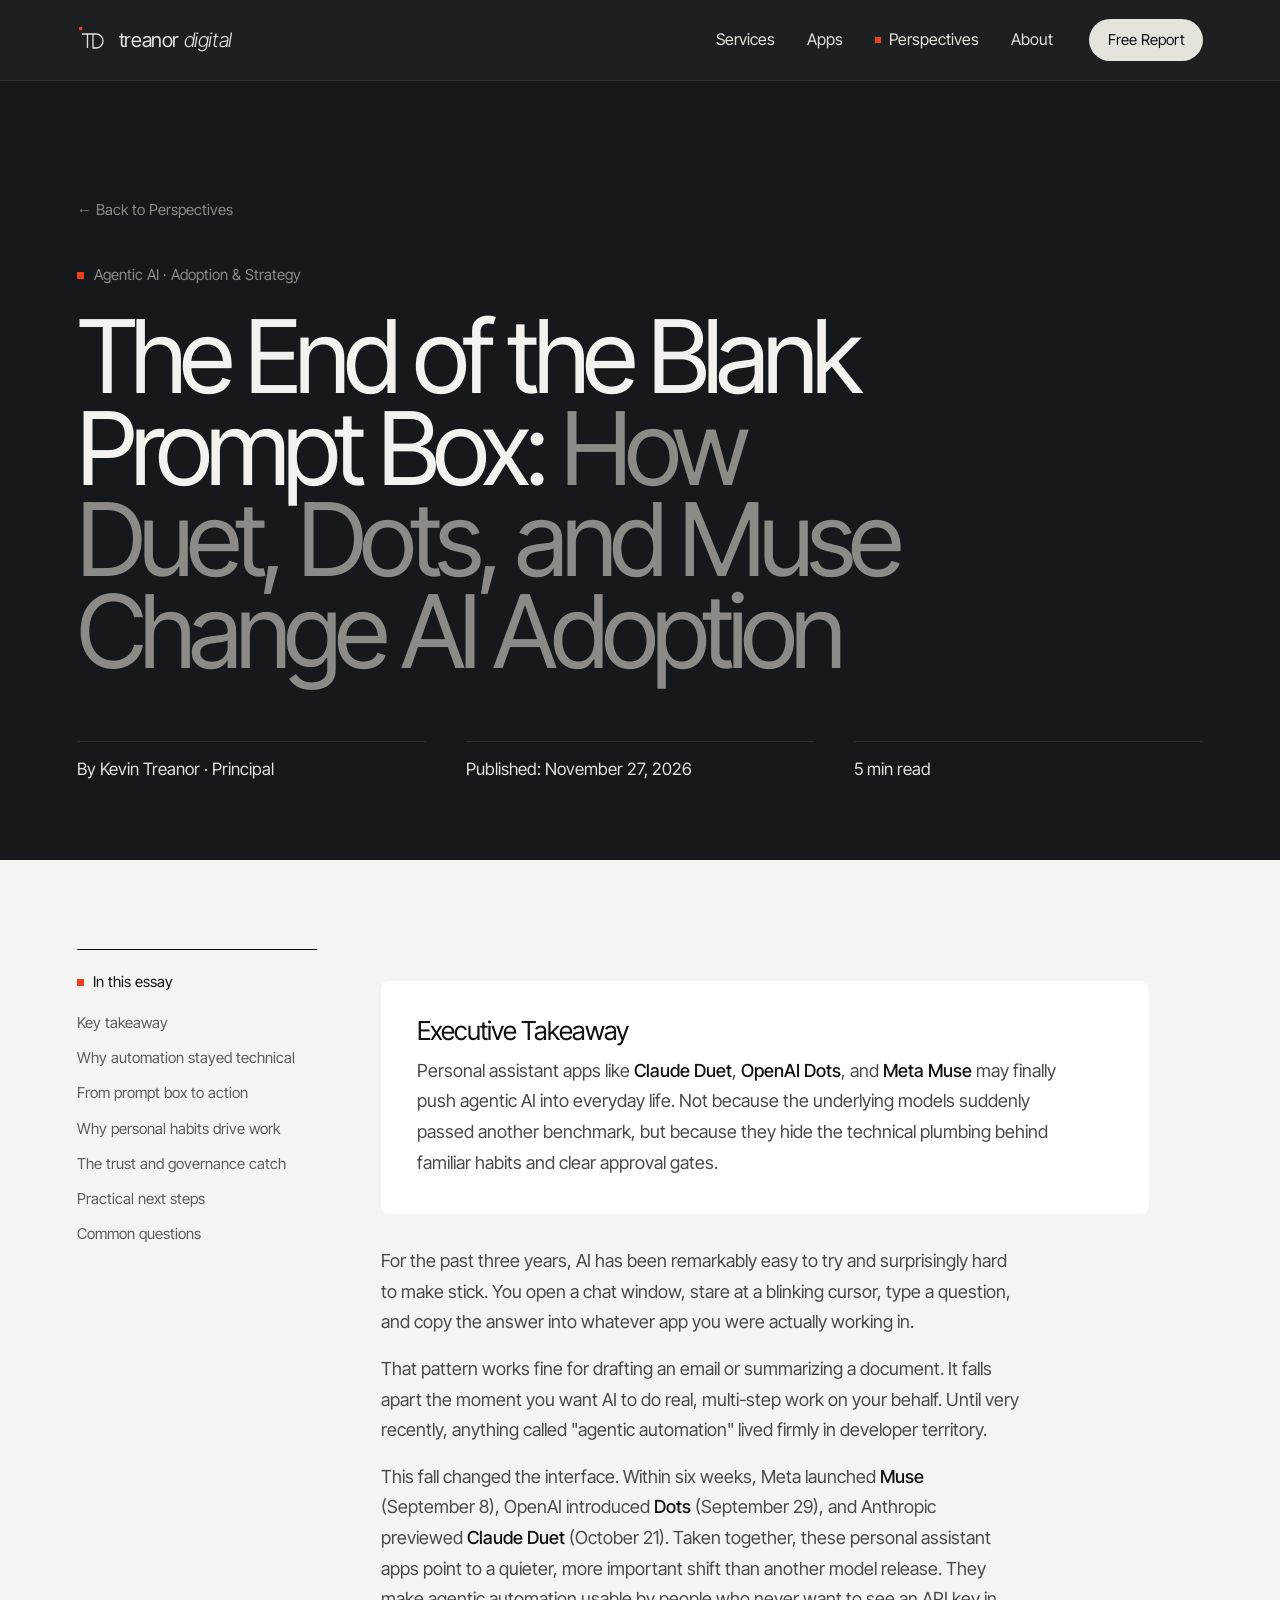
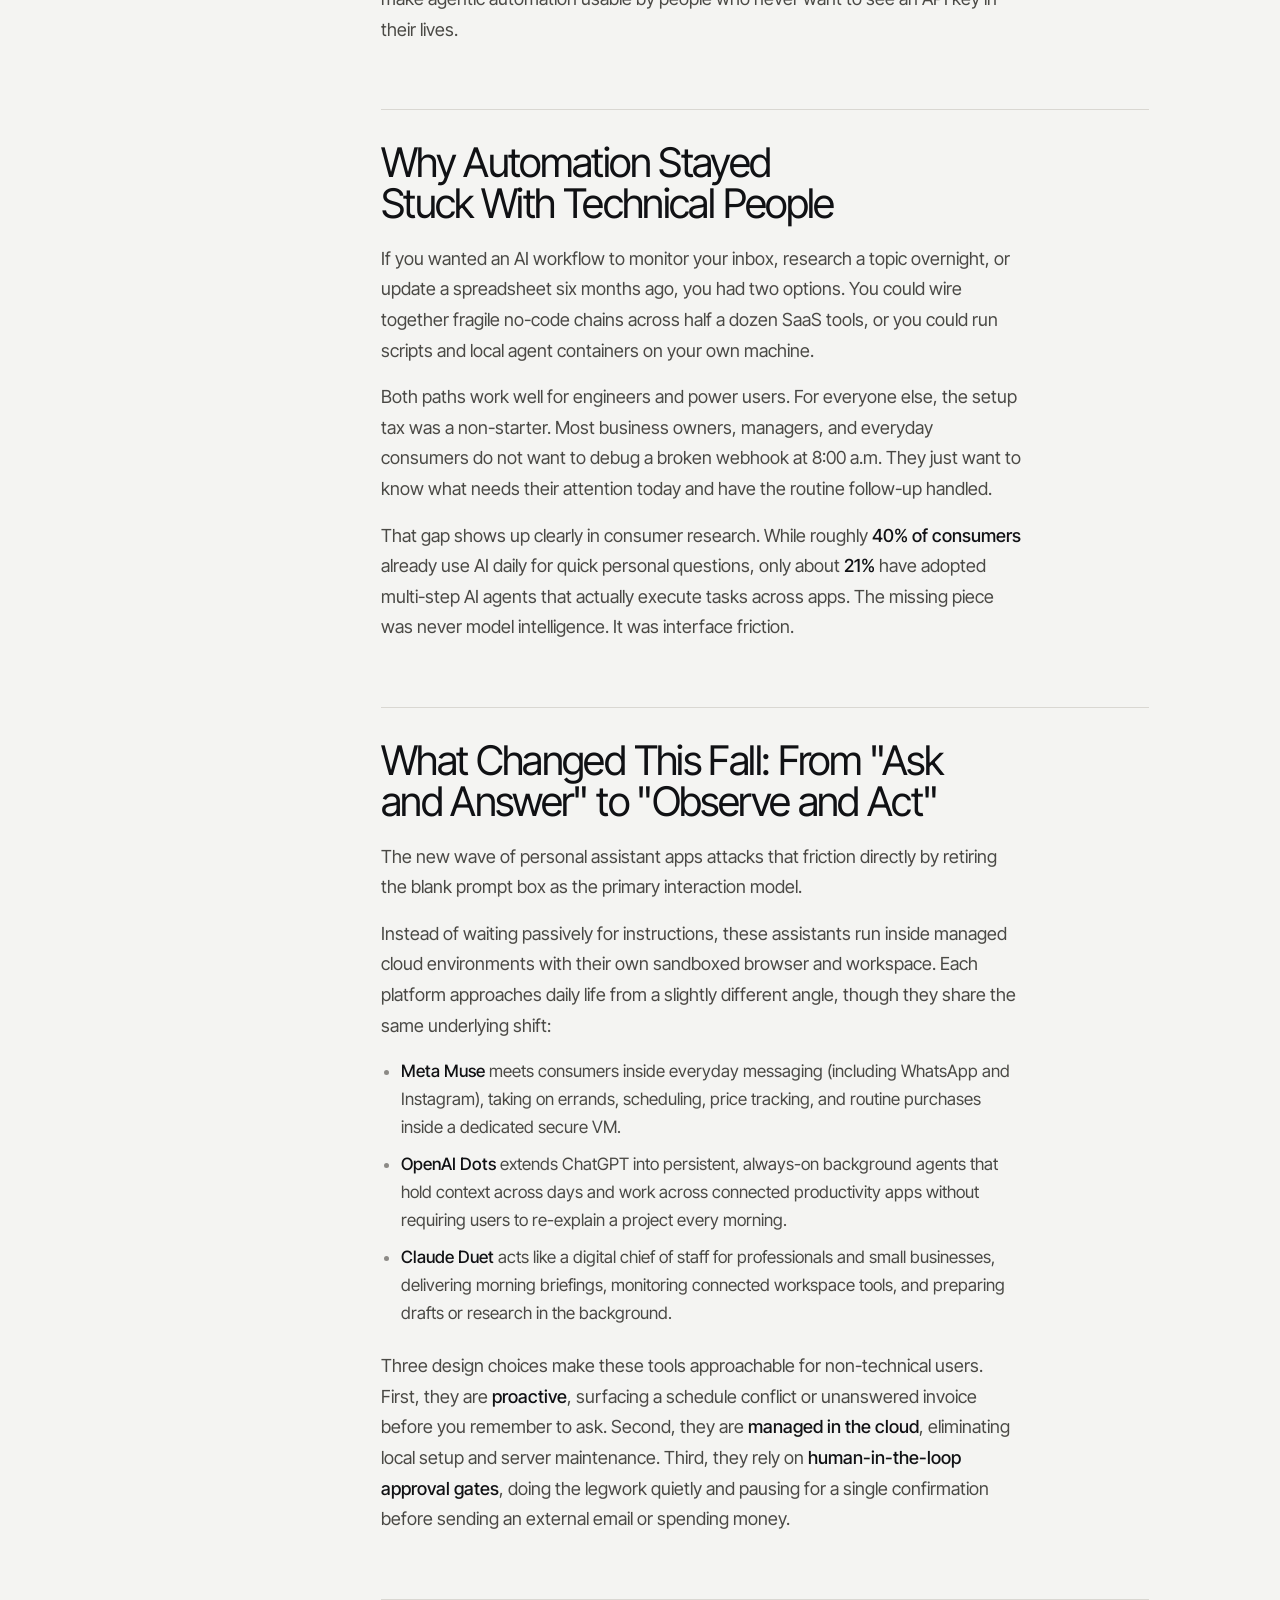
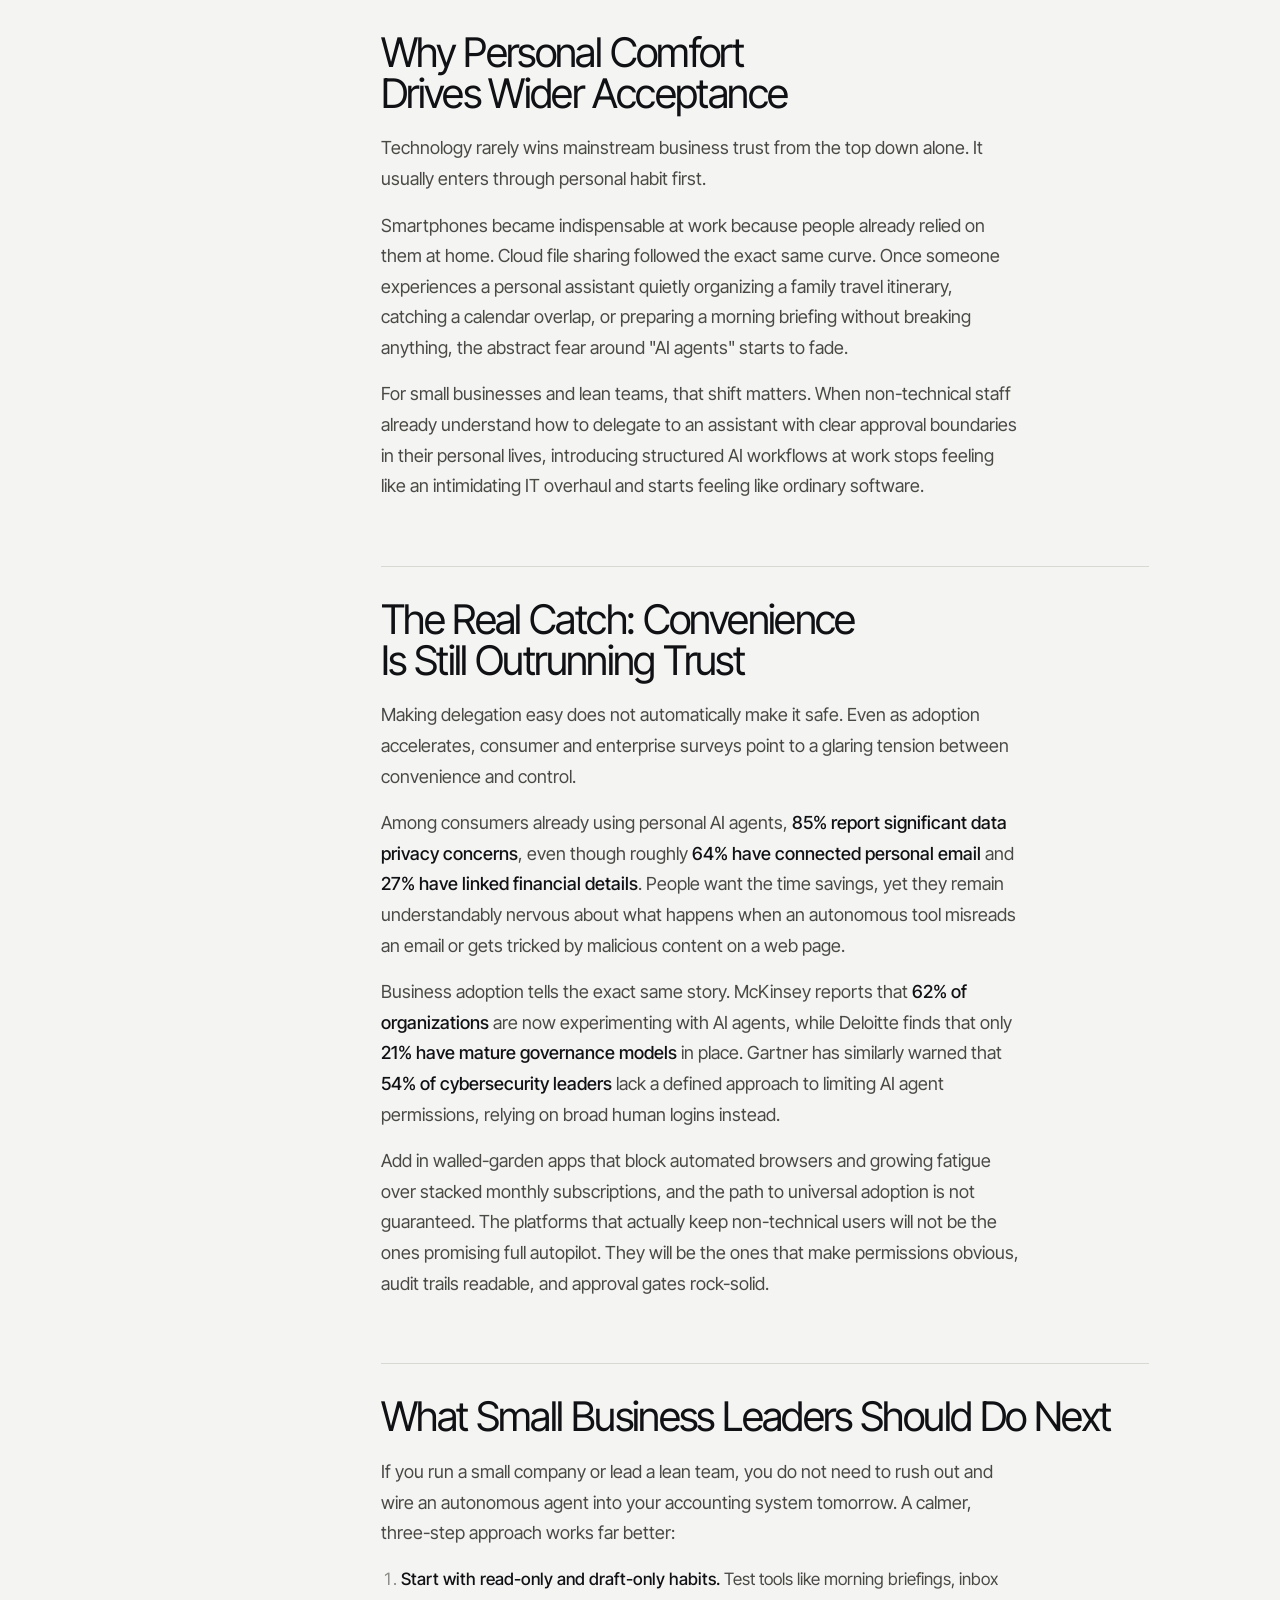
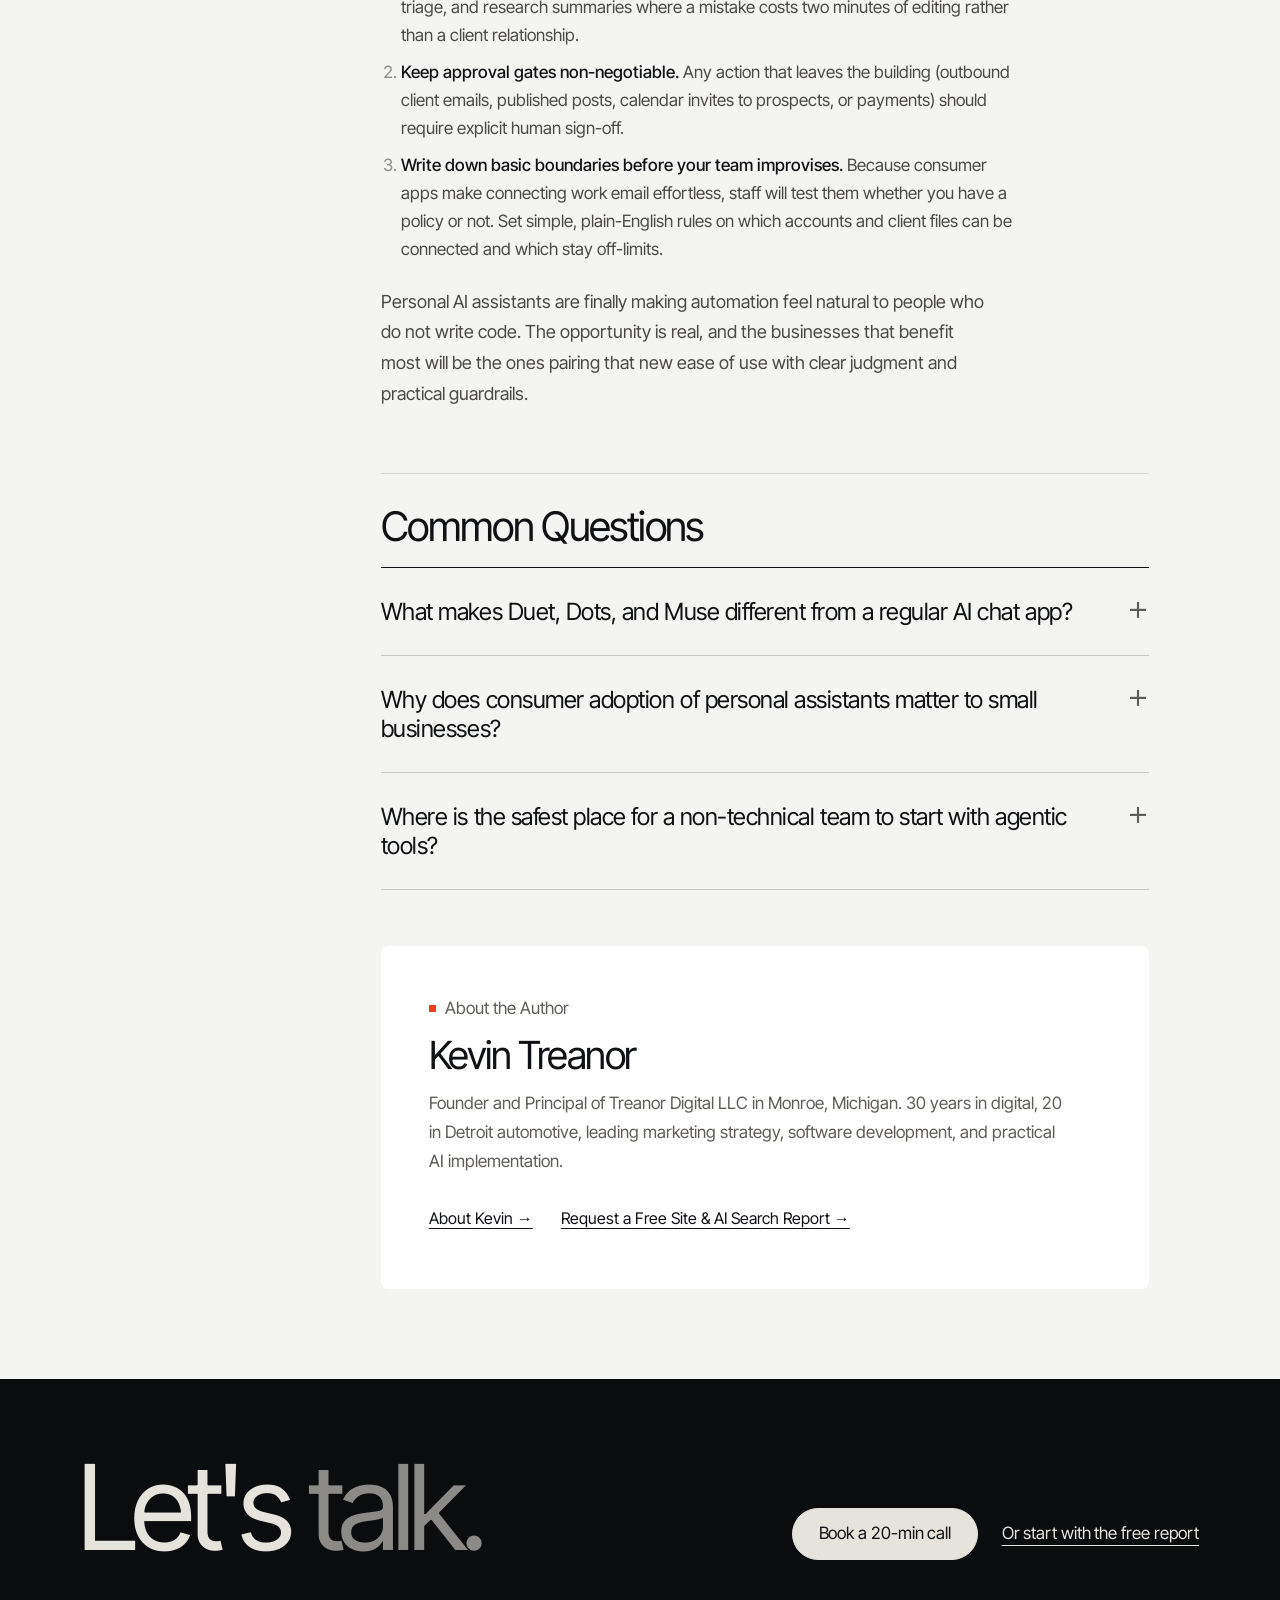
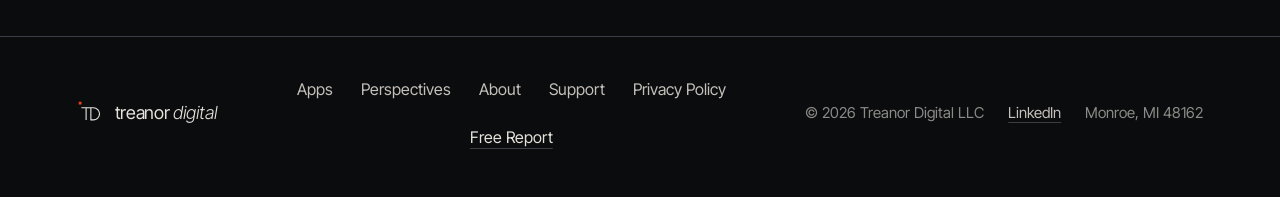
<file: perspectives/end-of-the-blank-prompt-box/index.html>
<!DOCTYPE html>
<html lang="en">
<head>
  <meta charset="UTF-8" />
  <meta name="viewport" content="width=device-width, initial-scale=1.0" />
  <title>The End of the Blank Prompt Box: How Duet, Dots, and Muse Change AI Adoption | Treanor Digital</title>
  <meta name="description" content="Personal AI assistants like Claude Duet, OpenAI Dots, and Meta Muse remove the technical barrier to agentic automation. Here is why that changes everyday AI adoption, and where trust still lags." />
  <link rel="canonical" href="https://www.treanordigital.com/perspectives/end-of-the-blank-prompt-box/" />
  <link rel="icon" href="../../favicon.ico" sizes="any" />
  <link rel="icon" type="image/svg+xml" href="../../favicon.svg" />
  <link rel="icon" type="image/png" sizes="32x32" href="../../favicon-32x32.png" />
  <link rel="apple-touch-icon" sizes="180x180" href="../../apple-touch-icon.png" />

  <!-- Open Graph -->
  <meta property="og:type" content="article" />
  <meta property="og:site_name" content="Treanor Digital" />
  <meta property="og:url" content="https://www.treanordigital.com/perspectives/end-of-the-blank-prompt-box/" />
  <meta property="og:title" content="The End of the Blank Prompt Box: How Duet, Dots, and Muse Change AI Adoption | Treanor Digital" />
  <meta property="og:description" content="Why proactive personal AI apps like Claude Duet, OpenAI Dots, and Meta Muse could finally bring agentic automation to non-technical people, and the trust gap businesses still need to manage." />
  <meta property="og:image" content="https://www.treanordigital.com/og-treanor-digital.jpg" />
  <meta property="og:image:width" content="1200" />
  <meta property="og:image:height" content="630" />
  <meta property="og:image:alt" content="Treanor Digital. Agency-grade work, without the agency." />
  <meta property="article:published_time" content="2026-11-27" />
  <meta property="article:modified_time" content="2026-11-27" />
  <meta property="article:author" content="Kevin Treanor" />

  <!-- Twitter Card -->
  <meta name="twitter:card" content="summary_large_image" />
  <meta name="twitter:title" content="The End of the Blank Prompt Box: How Duet, Dots, and Muse Change AI Adoption" />
  <meta name="twitter:description" content="Why proactive personal AI assistants lower the barrier to agentic automation for non-technical users, and what small business leaders should watch." />
  <meta name="twitter:image" content="https://www.treanordigital.com/og-treanor-digital.jpg" />

  <!-- Self-Hosted Hero Font Preload -->
  <link rel="preload" href="../../assets/fonts/inter-tight-var.woff2" as="font" type="font/woff2" crossorigin />

  <link rel="stylesheet" href="../../assets/style.css" />

  <!-- Structured Data: Article + Person + FAQPage -->
  <script type="application/ld+json">
  {
    "@context": "https://schema.org",
    "@graph": [
      {
        "@type": "Article",
        "headline": "The End of the Blank Prompt Box: How Duet, Dots, and Muse Change AI Adoption",
        "description": "Personal AI assistants like Claude Duet, OpenAI Dots, and Meta Muse hide the technical plumbing of agentic automation behind familiar habits and simple approval gates.",
        "datePublished": "2026-11-27",
        "dateModified": "2026-11-27",
        "mainEntityOfPage": "https://www.treanordigital.com/perspectives/end-of-the-blank-prompt-box/",
        "image": "https://www.treanordigital.com/og-treanor-digital.jpg",
        "author": {
          "@type": "Person",
          "name": "Kevin Treanor",
          "jobTitle": "Founder & Principal",
          "url": "https://www.treanordigital.com/about/",
          "sameAs": "https://www.linkedin.com/in/kevin-m-treanor/"
        },
        "publisher": {
          "@type": "Organization",
          "name": "Treanor Digital LLC",
          "url": "https://www.treanordigital.com/"
        }
      },
      {
        "@type": "FAQPage",
        "mainEntity": [
          {
            "@type": "Question",
            "name": "What makes personal AI apps like Claude Duet, OpenAI Dots, and Meta Muse different from standard chatbots?",
            "acceptedAnswer": {
              "@type": "Answer",
              "text": "Standard chatbots wait for a user to type a prompt and return text. Personal agent apps run in managed cloud environments, connect directly to everyday tools like email, calendars, and messaging, work in the background, and pause at human-in-the-loop approval gates before taking sensitive actions."
            }
          },
          {
            "@type": "Question",
            "name": "Why do consumer personal AI assistants matter for workplace and small business AI adoption?",
            "acceptedAnswer": {
              "@type": "Answer",
              "text": "When non-technical people get comfortable delegating calendars, research, and routine errands at home, their hesitation around agentic workflows at work drops quickly. Familiar personal tools often drive mainstream business expectations, much like smartphones and cloud storage did."
            }
          },
          {
            "@type": "Question",
            "name": "What guardrails should small business leaders put in place before connecting AI agents to company tools?",
            "acceptedAnswer": {
              "@type": "Answer",
              "text": "Start with low-stakes, read-only or draft-only tasks such as morning briefings and meeting prep, keep mandatory human approval gates turned on for outbound emails and payments, and avoid connecting unsupervised agents to sensitive client data or financial accounts until access policies are written down."
            }
          }
        ]
      }
    ]
  }
  </script>
</head>
<body>
  <a href="#main-content" class="skip-link visually-hidden">Skip to main content</a>

  <header class="site-header">
    <div class="container header-inner">
      <a href="../../" class="brand-link" aria-label="Treanor Digital Home">
        <svg class="td-mark brand-mark" width="30" height="30" viewBox="0 0 30 30" aria-hidden="true">
          <rect class="td-mark-square" x="2" y="2" width="3.2" height="3.2"/>
          <path class="td-mark-letters" pathLength="100" d="M5 9h11M10.5 9v14M16 9h3a7 7 0 0 1 0 14h-3z"/>
        </svg>
        <span class="brand-wordmark">treanor <span>digital</span></span>
      </a>

      <nav class="site-nav" aria-label="Primary">
        <button
          type="button"
          class="menu-button"
          popovertarget="site-menu"
          popovertargetaction="toggle"
          aria-controls="site-menu"
        >
          <svg width="16" height="12" viewBox="0 0 16 12" fill="none" aria-hidden="true">
            <line x1="0" y1="1" x2="16" y2="1" stroke="currentColor" stroke-width="1.25"/>
            <line x1="0" y1="6" x2="16" y2="6" stroke="currentColor" stroke-width="1.25"/>
            <line x1="0" y1="11" x2="16" y2="11" stroke="currentColor" stroke-width="1.25"/>
          </svg>
          <span>Menu</span>
        </button>

        <ul id="site-menu" class="site-menu" popover="auto">
          <li><a href="../../#services">Services</a></li>
          <li><a href="../../apps/ase-prep/">Apps</a></li>
          <li><a href="../" aria-current="page">Perspectives</a></li>
          <li><a href="../../about/">About</a></li>
          <li><a href="../../seo-aeo-geo-audit/" class="nav-inquire">Free Report</a></li>
        </ul>
      </nav>
    </div>
    <div class="scroll-progress" aria-hidden="true"></div>
  </header>

  <main>
    <!-- Compact Atelier Noir Article Hero -->
    <section class="band-noir subpage-hero">
      <div class="container">
        <div class="subpage-crumb">
          <a href="../">&larr; Back to Perspectives</a>
        </div>
        <p class="eyebrow">Agentic AI · Adoption &amp; Strategy</p>
        <h1 id="main-content" tabindex="-1">The End of the Blank Prompt Box: <em>How Duet, Dots, and Muse Change AI Adoption</em></h1>
        <div class="subpage-meta">
          <span>By Kevin Treanor · Principal</span>
          <span>Published: November 27, 2026</span>
          <span>5 min read</span>
        </div>
      </div>
    </section>

    <!-- Article Body -->
    <section class="band-chalk section">
      <div class="container prose-layout">
        <aside class="toc-rail" aria-label="In this essay">
          <p class="toc-label">In this essay</p>
          <ol class="toc-list">
            <li><a href="#summary">Key takeaway</a></li>
            <li><a href="#technical-wall">Why automation stayed technical</a></li>
            <li><a href="#fall-shift">From prompt box to action</a></li>
            <li><a href="#workplace-effect">Why personal habits drive work</a></li>
            <li><a href="#trust-catch">The trust and governance catch</a></li>
            <li><a href="#practical-steps">Practical next steps</a></li>
            <li><a href="#faq">Common questions</a></li>
          </ol>
        </aside>

        <article class="prose-body">
          <div id="summary" class="takeaway-box">
            <h3>Executive Takeaway</h3>
            <p>
              Personal assistant apps like <strong>Claude Duet</strong>, <strong>OpenAI Dots</strong>, and <strong>Meta Muse</strong> may finally push agentic AI into everyday life. Not because the underlying models suddenly passed another benchmark, but because they hide the technical plumbing behind familiar habits and clear approval gates.
            </p>
          </div>

          <p>
            For the past three years, AI has been remarkably easy to try and surprisingly hard to make stick. You open a chat window, stare at a blinking cursor, type a question, and copy the answer into whatever app you were actually working in.
          </p>
          <p>
            That pattern works fine for drafting an email or summarizing a document. It falls apart the moment you want AI to do real, multi-step work on your behalf. Until very recently, anything called "agentic automation" lived firmly in developer territory.
          </p>
          <p>
            This fall changed the interface. Within six weeks, Meta launched <strong>Muse</strong> (September 8), OpenAI introduced <strong>Dots</strong> (September 29), and Anthropic previewed <strong>Claude Duet</strong> (October 21). Taken together, these personal assistant apps point to a quieter, more important shift than another model release. They make agentic automation usable by people who never want to see an API key in their lives.
          </p>

          <h2 id="technical-wall">Why Automation Stayed Stuck With Technical People</h2>
          <p>
            If you wanted an AI workflow to monitor your inbox, research a topic overnight, or update a spreadsheet six months ago, you had two options. You could wire together fragile no-code chains across half a dozen SaaS tools, or you could run scripts and local agent containers on your own machine.
          </p>
          <p>
            Both paths work well for engineers and power users. For everyone else, the setup tax was a non-starter. Most business owners, managers, and everyday consumers do not want to debug a broken webhook at 8:00 a.m. They just want to know what needs their attention today and have the routine follow-up handled.
          </p>
          <p>
            That gap shows up clearly in consumer research. While roughly <strong>40% of consumers</strong> already use AI daily for quick personal questions, only about <strong>21%</strong> have adopted multi-step AI agents that actually execute tasks across apps. The missing piece was never model intelligence. It was interface friction.
          </p>

          <h2 id="fall-shift">What Changed This Fall: From "Ask and Answer" to "Observe and Act"</h2>
          <p>
            The new wave of personal assistant apps attacks that friction directly by retiring the blank prompt box as the primary interaction model.
          </p>
          <p>
            Instead of waiting passively for instructions, these assistants run inside managed cloud environments with their own sandboxed browser and workspace. Each platform approaches daily life from a slightly different angle, though they share the same underlying shift:
          </p>
          <ul>
            <li><strong>Meta Muse</strong> meets consumers inside everyday messaging (including WhatsApp and Instagram), taking on errands, scheduling, price tracking, and routine purchases inside a dedicated secure VM.</li>
            <li><strong>OpenAI Dots</strong> extends ChatGPT into persistent, always-on background agents that hold context across days and work across connected productivity apps without requiring users to re-explain a project every morning.</li>
            <li><strong>Claude Duet</strong> acts like a digital chief of staff for professionals and small businesses, delivering morning briefings, monitoring connected workspace tools, and preparing drafts or research in the background.</li>
          </ul>
          <p>
            Three design choices make these tools approachable for non-technical users. First, they are <strong>proactive</strong>, surfacing a schedule conflict or unanswered invoice before you remember to ask. Second, they are <strong>managed in the cloud</strong>, eliminating local setup and server maintenance. Third, they rely on <strong>human-in-the-loop approval gates</strong>, doing the legwork quietly and pausing for a single confirmation before sending an external email or spending money.
          </p>

          <h2 id="workplace-effect">Why Personal Comfort Drives Wider Acceptance</h2>
          <p>
            Technology rarely wins mainstream business trust from the top down alone. It usually enters through personal habit first.
          </p>
          <p>
            Smartphones became indispensable at work because people already relied on them at home. Cloud file sharing followed the exact same curve. Once someone experiences a personal assistant quietly organizing a family travel itinerary, catching a calendar overlap, or preparing a morning briefing without breaking anything, the abstract fear around "AI agents" starts to fade.
          </p>
          <p>
            For small businesses and lean teams, that shift matters. When non-technical staff already understand how to delegate to an assistant with clear approval boundaries in their personal lives, introducing structured AI workflows at work stops feeling like an intimidating IT overhaul and starts feeling like ordinary software.
          </p>

          <h2 id="trust-catch">The Real Catch: Convenience Is Still Outrunning Trust</h2>
          <p>
            Making delegation easy does not automatically make it safe. Even as adoption accelerates, consumer and enterprise surveys point to a glaring tension between convenience and control.
          </p>
          <p>
            Among consumers already using personal AI agents, <strong>85% report significant data privacy concerns</strong>, even though roughly <strong>64% have connected personal email</strong> and <strong>27% have linked financial details</strong>. People want the time savings, yet they remain understandably nervous about what happens when an autonomous tool misreads an email or gets tricked by malicious content on a web page.
          </p>
          <p>
            Business adoption tells the exact same story. McKinsey reports that <strong>62% of organizations</strong> are now experimenting with AI agents, while Deloitte finds that only <strong>21% have mature governance models</strong> in place. Gartner has similarly warned that <strong>54% of cybersecurity leaders</strong> lack a defined approach to limiting AI agent permissions, relying on broad human logins instead.
          </p>
          <p>
            Add in walled-garden apps that block automated browsers and growing fatigue over stacked monthly subscriptions, and the path to universal adoption is not guaranteed. The platforms that actually keep non-technical users will not be the ones promising full autopilot. They will be the ones that make permissions obvious, audit trails readable, and approval gates rock-solid.
          </p>

          <h2 id="practical-steps">What Small Business Leaders Should Do Next</h2>
          <p>
            If you run a small company or lead a lean team, you do not need to rush out and wire an autonomous agent into your accounting system tomorrow. A calmer, three-step approach works far better:
          </p>
          <ol>
            <li><strong>Start with read-only and draft-only habits.</strong> Test tools like morning briefings, inbox triage, and research summaries where a mistake costs two minutes of editing rather than a client relationship.</li>
            <li><strong>Keep approval gates non-negotiable.</strong> Any action that leaves the building (outbound client emails, published posts, calendar invites to prospects, or payments) should require explicit human sign-off.</li>
            <li><strong>Write down basic boundaries before your team improvises.</strong> Because consumer apps make connecting work email effortless, staff will test them whether you have a policy or not. Set simple, plain-English rules on which accounts and client files can be connected and which stay off-limits.</li>
          </ol>
          <p>
            Personal AI assistants are finally making automation feel natural to people who do not write code. The opportunity is real, and the businesses that benefit most will be the ones pairing that new ease of use with clear judgment and practical guardrails.
          </p>

          <h2 id="faq">Common Questions</h2>
          <div class="faq-accordion">
            <details>
              <summary>What makes Duet, Dots, and Muse different from a regular AI chat app?</summary>
              <div class="faq-answer">
                <p>Regular chat apps wait for you to open a window and type a prompt. Personal agent apps run in managed cloud environments, connect to everyday calendars, email, and messaging tools, work quietly in the background, and pause at approval gates before sending messages or completing transactions.</p>
              </div>
            </details>
            <details>
              <summary>Why does consumer adoption of personal assistants matter to small businesses?</summary>
              <div class="faq-answer">
                <p>When non-technical employees grow comfortable delegating everyday tasks at home, the cultural friction around agentic AI at work drops sharply. It also means teams may start connecting work tools to personal agents before leadership defines clear security boundaries.</p>
              </div>
            </details>
            <details>
              <summary>Where is the safest place for a non-technical team to start with agentic tools?</summary>
              <div class="faq-answer">
                <p>Begin with internal, reversible tasks such as daily briefings, meeting preparation, and draft responses. Require manual approval for all external communications and financial actions until your team has clear permission rules in place.</p>
              </div>
            </details>
          </div>

          <div class="author-card">
            <p class="author-card-role">About the Author</p>
            <h2><a href="../../about/" style="text-decoration:none; color:inherit;">Kevin Treanor</a></h2>
            <p>
              Founder and Principal of Treanor Digital LLC in Monroe, Michigan. 30 years in digital, 20 in Detroit automotive, leading marketing strategy, software development, and practical AI implementation.
            </p>
            <p style="margin-top:0.5rem;">
              <a href="../../about/" class="link-cta" style="margin-inline-end:1.5rem;">About Kevin &rarr;</a>
              <a href="../../seo-aeo-geo-audit/" class="link-cta">Request a Free Site &amp; AI Search Report &rarr;</a>
            </p>
          </div>
        </article>
      </div>
    </section>
  </main>

  <footer class="band-noir site-footer">
    <div class="container footer-sign">
      <p class="display-word" aria-hidden="true">Let's <em>talk.</em></p>
      <div class="btn-row">
        <a href="https://calendar.app.google/w92oda354qmZFzJM7" target="_blank" rel="noopener noreferrer" class="btn btn-primary">Book a 20-min call</a>
        <a href="../../seo-aeo-geo-audit/" class="btn btn-text">Or start with the free report</a>
      </div>
    </div>
    <div class="container footer-inner">
      <a href="../../" class="brand-link footer-brand" aria-label="Treanor Digital Home">
        <svg class="td-mark brand-mark" width="26" height="26" viewBox="0 0 30 30" aria-hidden="true">
          <rect class="td-mark-square" x="2" y="2" width="3.2" height="3.2"/>
          <path class="td-mark-letters" pathLength="100" d="M5 9h11M10.5 9v14M16 9h3a7 7 0 0 1 0 14h-3z"/>
        </svg>
        <span class="brand-wordmark">treanor <span>digital</span></span>
      </a>

      <nav class="footer-nav" aria-label="Footer">
        <a href="../../apps/ase-prep/">Apps</a>
        <a href="../" aria-current="page">Perspectives</a>
        <a href="../../about/">About</a>
        <a href="../../support/">Support</a>
        <a href="../../privacy/">Privacy Policy</a>
        <a href="../../seo-aeo-geo-audit/" class="footer-cta">Free Report</a>
      </nav>

      <div class="footer-meta">
        <span>&copy; <span id="year">2026</span> Treanor Digital LLC</span>
        <a href="https://www.linkedin.com/in/kevin-m-treanor/" target="_blank" rel="noopener noreferrer me">LinkedIn</a>
        <span>Monroe, MI 48162</span>
      </div>
    </div>
  </footer>

  <script src="../../assets/main.js" defer></script>
</body>
</html>
</file>
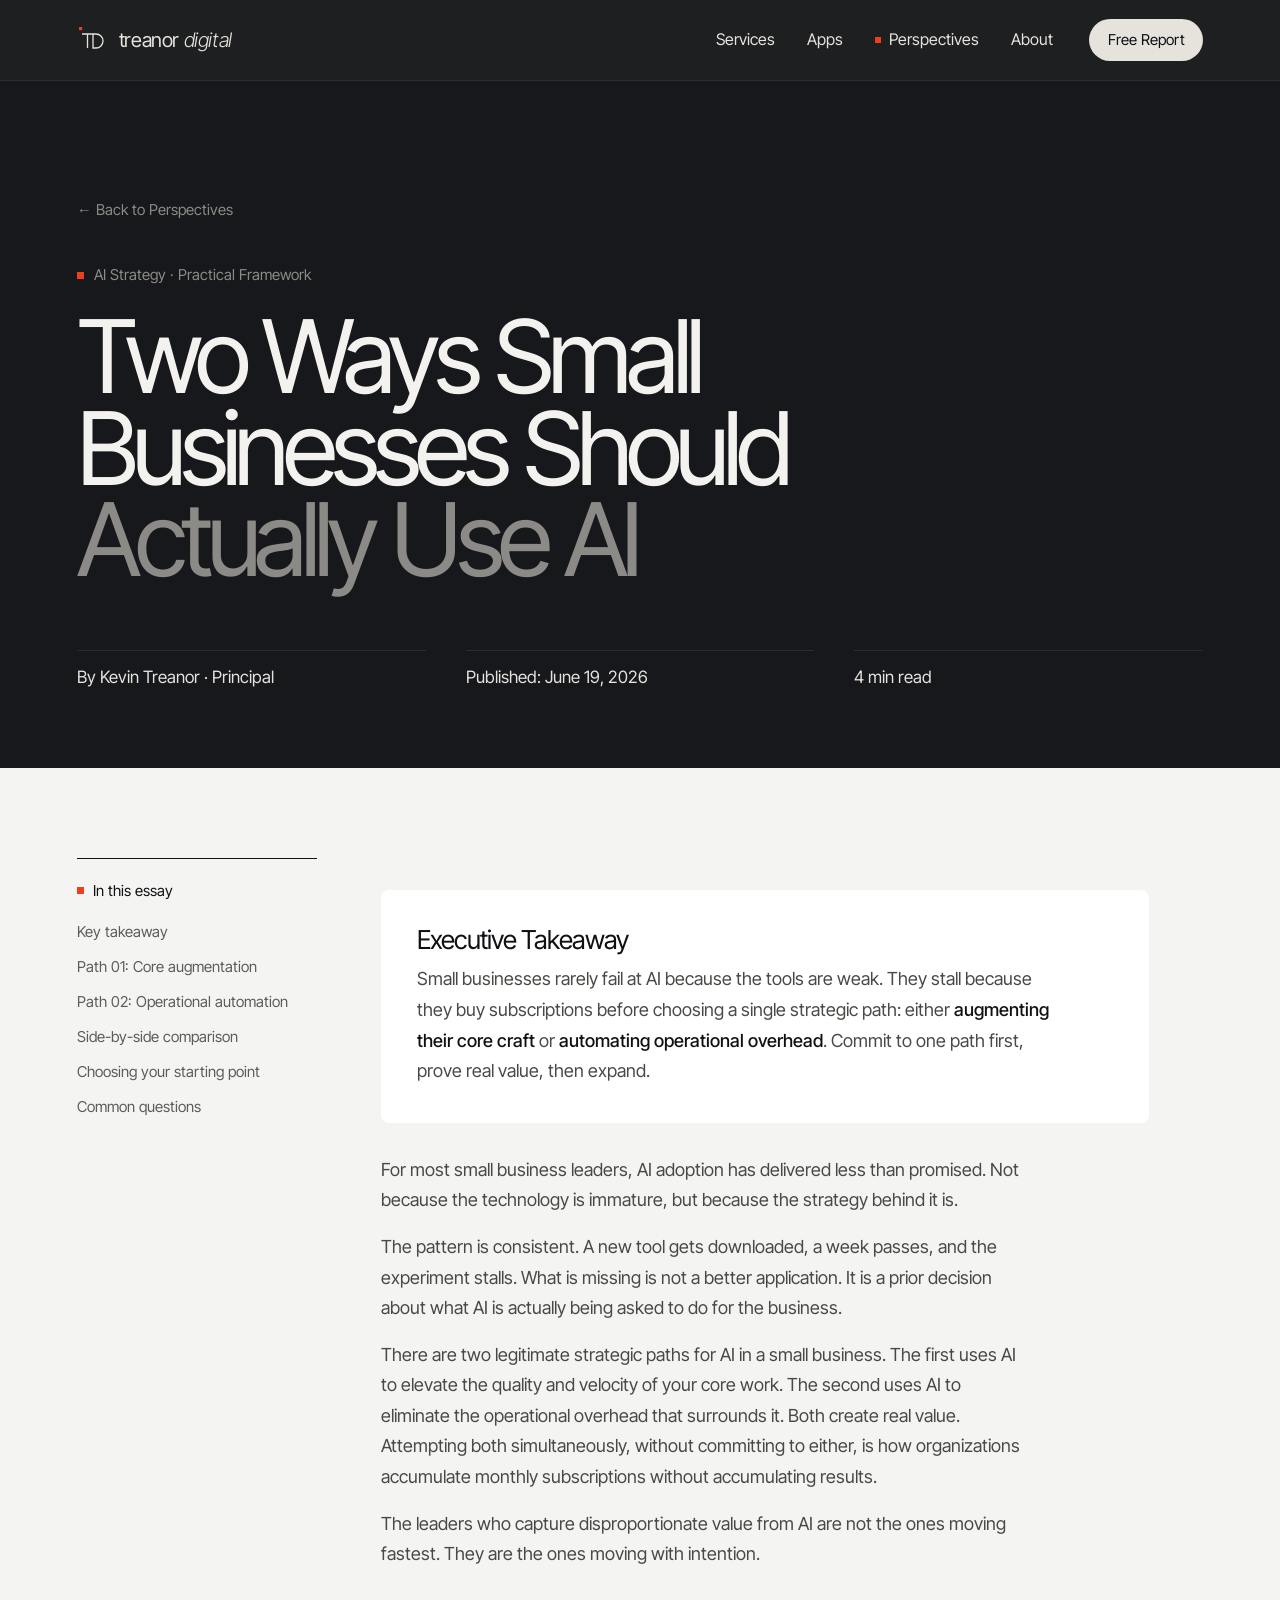
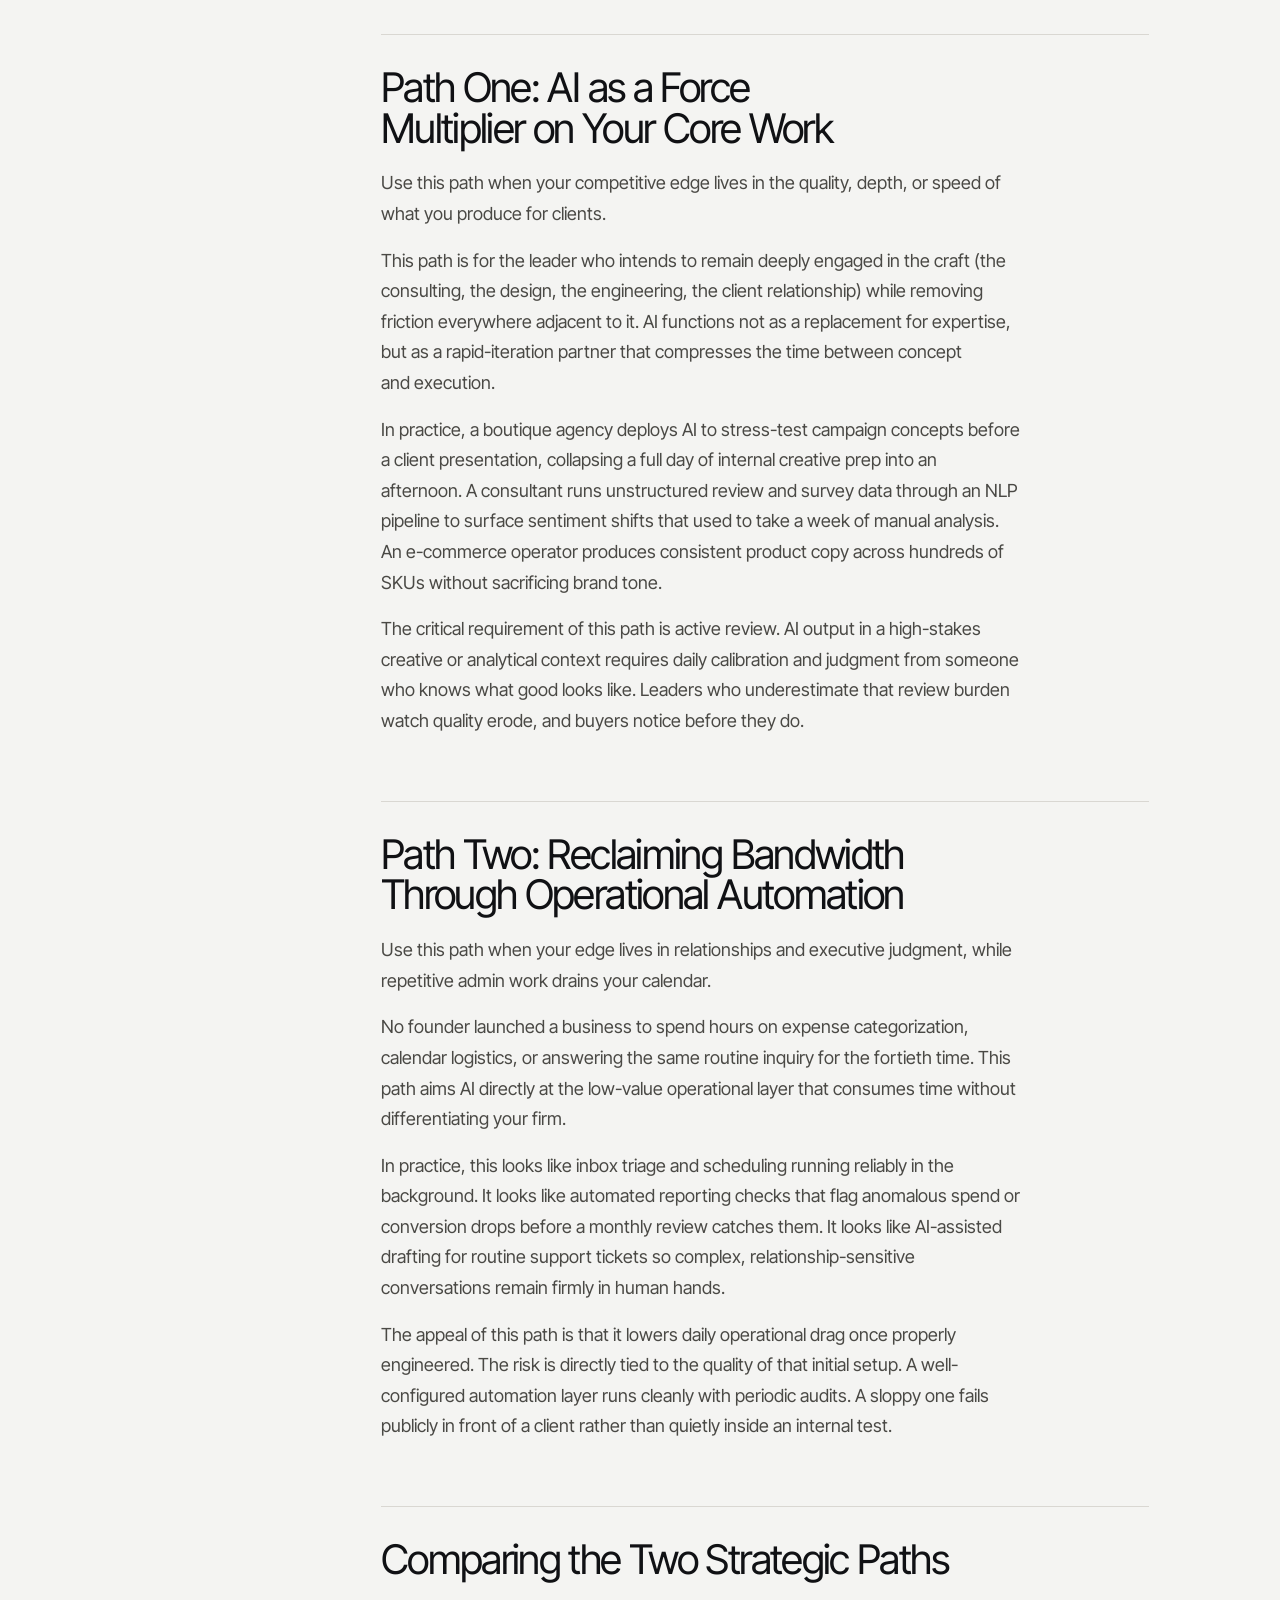
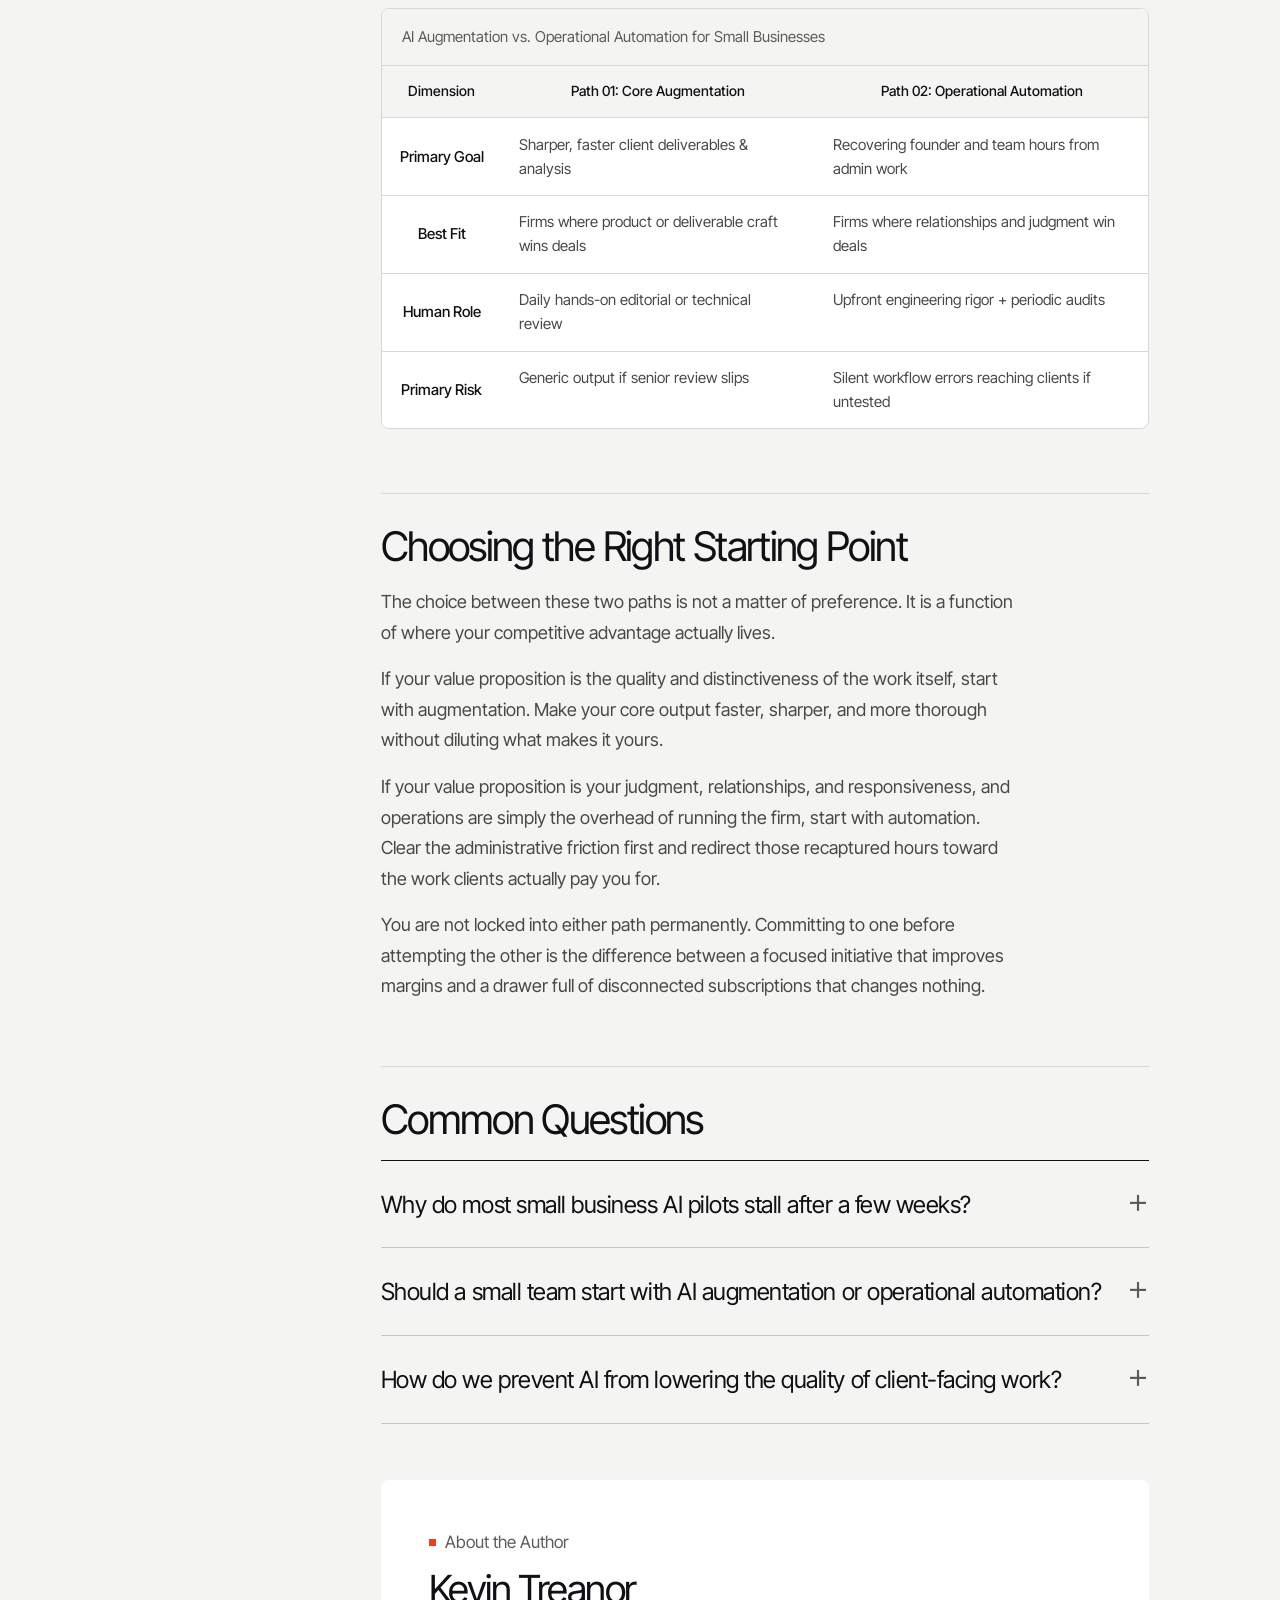
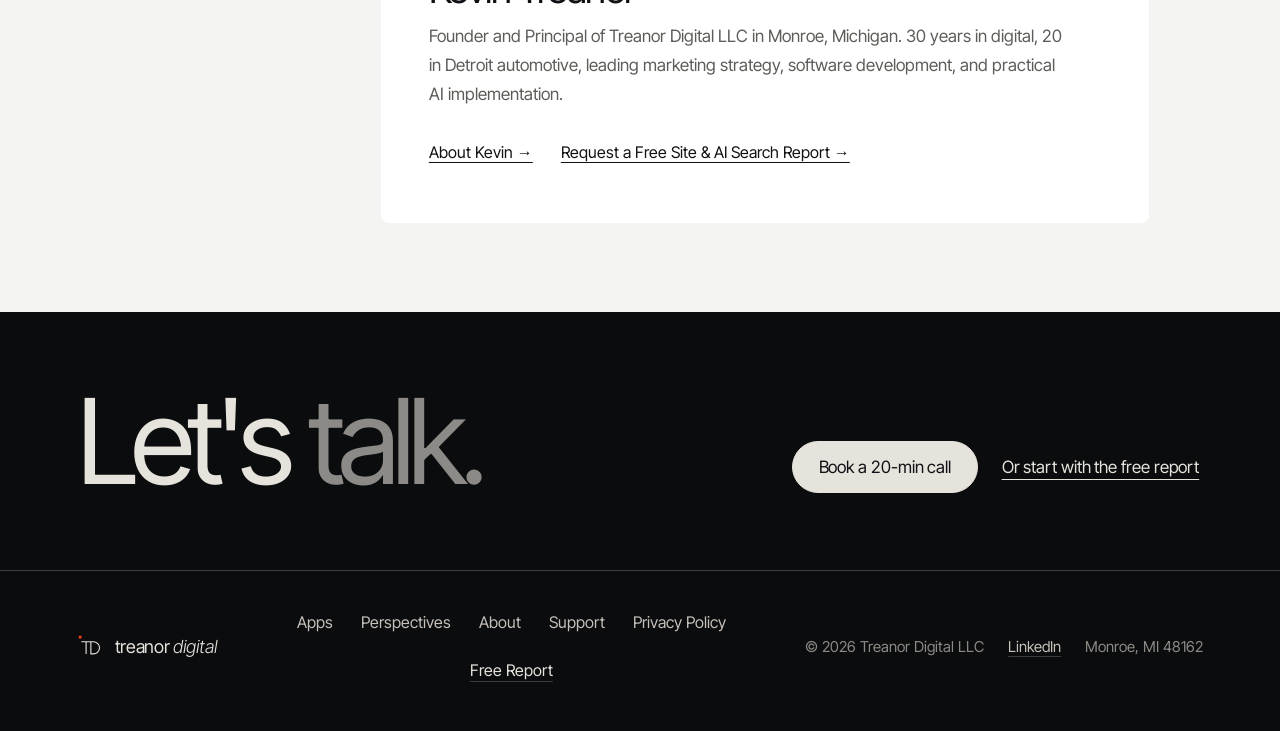
<file: perspectives/small-business-ai-strategy/index.html>
<!DOCTYPE html>
<html lang="en">
<head>
  <meta charset="UTF-8" />
  <meta name="viewport" content="width=device-width, initial-scale=1.0" />
  <title>Two Ways Small Businesses Should Actually Use AI | Treanor Digital</title>
  <meta name="description" content="Most small businesses struggle with AI adoption because they lack a clear strategic path. Learn how to choose between core work augmentation and operational automation." />
  <link rel="canonical" href="https://www.treanordigital.com/perspectives/small-business-ai-strategy/" />
  <link rel="icon" href="../../favicon.ico" sizes="any" />
  <link rel="icon" type="image/svg+xml" href="../../favicon.svg" />
  <link rel="icon" type="image/png" sizes="32x32" href="../../favicon-32x32.png" />
  <link rel="apple-touch-icon" sizes="180x180" href="../../apple-touch-icon.png" />

  <!-- Open Graph -->
  <meta property="og:type" content="article" />
  <meta property="og:site_name" content="Treanor Digital" />
  <meta property="og:url" content="https://www.treanordigital.com/perspectives/small-business-ai-strategy/" />
  <meta property="og:title" content="Two Ways Small Businesses Should Actually Use AI | Treanor Digital" />
  <meta property="og:description" content="A practical framework distinguishing AI augmentation of core craft from AI automation of operational overhead." />
  <meta property="og:image" content="https://www.treanordigital.com/og-treanor-digital.jpg" />
  <meta property="og:image:width" content="1200" />
  <meta property="og:image:height" content="630" />
  <meta property="og:image:alt" content="Treanor Digital. Agency-grade work, without the agency." />
  <meta property="article:published_time" content="2026-06-19" />
  <meta property="article:modified_time" content="2026-11-26" />
  <meta property="article:author" content="Kevin Treanor" />

  <!-- Twitter Card -->
  <meta name="twitter:card" content="summary_large_image" />
  <meta name="twitter:title" content="Two Ways Small Businesses Should Actually Use AI" />
  <meta name="twitter:description" content="A practical framework for small business leaders deciding where AI creates real value first." />
  <meta name="twitter:image" content="https://www.treanordigital.com/og-treanor-digital.jpg" />

  <!-- Self-Hosted Hero Font Preload -->
  <link rel="preload" href="../../assets/fonts/inter-tight-var.woff2" as="font" type="font/woff2" crossorigin />

  <link rel="stylesheet" href="../../assets/style.css" />

  <!-- Structured Data: Article + Person + FAQPage -->
  <script type="application/ld+json">
  {
    "@context": "https://schema.org",
    "@graph": [
      {
        "@type": "Article",
        "headline": "Two Ways Small Businesses Should Actually Use AI",
        "description": "Most small businesses struggle with AI adoption not because the technology is immature, but because the strategy behind it is. There are really only two paths worth taking.",
        "datePublished": "2026-06-19",
        "dateModified": "2026-11-26",
        "mainEntityOfPage": "https://www.treanordigital.com/perspectives/small-business-ai-strategy/",
        "image": "https://www.treanordigital.com/og-treanor-digital.jpg",
        "author": {
          "@type": "Person",
          "name": "Kevin Treanor",
          "jobTitle": "Founder & Principal",
          "url": "https://www.treanordigital.com/about/",
          "sameAs": "https://www.linkedin.com/in/kevin-m-treanor/"
        },
        "publisher": {
          "@type": "Organization",
          "name": "Treanor Digital LLC",
          "url": "https://www.treanordigital.com/"
        }
      },
      {
        "@type": "FAQPage",
        "mainEntity": [
          {
            "@type": "Question",
            "name": "Why do most small business AI pilots stall after a few weeks?",
            "acceptedAnswer": {
              "@type": "Answer",
              "text": "Most pilots stall because companies buy software subscriptions before deciding whether AI is meant to augment their core deliverable or automate administrative overhead. Trying to do both without commitment creates tool sprawl instead of measurable gains."
            }
          },
          {
            "@type": "Question",
            "name": "Should a small business start with AI augmentation or operational automation?",
            "acceptedAnswer": {
              "@type": "Answer",
              "text": "Start with augmentation if your competitive edge lies in the quality and speed of your core deliverable (creative, consulting, research, or product output). Start with operational automation if your edge lies in client relationships and judgment while administrative work consumes your day."
            }
          },
          {
            "@type": "Question",
            "name": "How can a small team avoid AI quality degradation?",
            "acceptedAnswer": {
              "@type": "Answer",
              "text": "Keep a seasoned practitioner reviewing any AI-assisted client-facing work, and carefully test automated workflows internally before exposing them to buyers or clients."
            }
          }
        ]
      }
    ]
  }
  </script>
</head>
<body>
  <a href="#main-content" class="skip-link visually-hidden">Skip to main content</a>

  <header class="site-header">
    <div class="container header-inner">
      <a href="../../" class="brand-link" aria-label="Treanor Digital Home">
        <svg class="td-mark brand-mark" width="30" height="30" viewBox="0 0 30 30" aria-hidden="true">
          <rect class="td-mark-square" x="2" y="2" width="3.2" height="3.2"/>
          <path class="td-mark-letters" pathLength="100" d="M5 9h11M10.5 9v14M16 9h3a7 7 0 0 1 0 14h-3z"/>
        </svg>
        <span class="brand-wordmark">treanor <span>digital</span></span>
      </a>

      <nav class="site-nav" aria-label="Primary">
        <button
          type="button"
          class="menu-button"
          popovertarget="site-menu"
          popovertargetaction="toggle"
          aria-controls="site-menu"
        >
          <svg width="16" height="12" viewBox="0 0 16 12" fill="none" aria-hidden="true">
            <line x1="0" y1="1" x2="16" y2="1" stroke="currentColor" stroke-width="1.25"/>
            <line x1="0" y1="6" x2="16" y2="6" stroke="currentColor" stroke-width="1.25"/>
            <line x1="0" y1="11" x2="16" y2="11" stroke="currentColor" stroke-width="1.25"/>
          </svg>
          <span>Menu</span>
        </button>

        <ul id="site-menu" class="site-menu" popover="auto">
          <li><a href="../../#services">Services</a></li>
          <li><a href="../../apps/ase-prep/">Apps</a></li>
          <li><a href="../" aria-current="page">Perspectives</a></li>
          <li><a href="../../about/">About</a></li>
          <li><a href="../../seo-aeo-geo-audit/" class="nav-inquire">Free Report</a></li>
        </ul>
      </nav>
    </div>
    <div class="scroll-progress" aria-hidden="true"></div>
  </header>

  <main>
    <!-- Compact Atelier Noir Article Hero -->
    <section class="band-noir subpage-hero">
      <div class="container">
        <div class="subpage-crumb">
          <a href="../">&larr; Back to Perspectives</a>
        </div>
        <p class="eyebrow">AI Strategy · Practical Framework</p>
        <h1 id="main-content" tabindex="-1">Two Ways Small Businesses Should <em>Actually Use AI</em></h1>
        <div class="subpage-meta">
          <span>By Kevin Treanor · Principal</span>
          <span>Published: June 19, 2026</span>
          <span>4 min read</span>
        </div>
      </div>
    </section>

    <!-- Article Body -->
    <section class="band-chalk section">
      <div class="container prose-layout">
        <aside class="toc-rail" aria-label="In this essay">
          <p class="toc-label">In this essay</p>
          <ol class="toc-list">
            <li><a href="#summary">Key takeaway</a></li>
            <li><a href="#path-one">Path 01: Core augmentation</a></li>
            <li><a href="#path-two">Path 02: Operational automation</a></li>
            <li><a href="#comparison">Side-by-side comparison</a></li>
            <li><a href="#starting-point">Choosing your starting point</a></li>
            <li><a href="#faq">Common questions</a></li>
          </ol>
        </aside>

        <article class="prose-body">
          <div id="summary" class="takeaway-box">
            <h3>Executive Takeaway</h3>
            <p>
              Small businesses rarely fail at AI because the tools are weak. They stall because they buy subscriptions before choosing a single strategic path: either <strong>augmenting their core craft</strong> or <strong>automating operational overhead</strong>. Commit to one path first, prove real value, then expand.
            </p>
          </div>

          <p>
            For most small business leaders, AI adoption has delivered less than promised. Not because the technology is immature, but because the strategy behind it is.
          </p>
          <p>
            The pattern is consistent. A new tool gets downloaded, a week passes, and the experiment stalls. What is missing is not a better application. It is a prior decision about what AI is actually being asked to do for the business.
          </p>
          <p>
            There are two legitimate strategic paths for AI in a small business. The first uses AI to elevate the quality and velocity of your core work. The second uses AI to eliminate the operational overhead that surrounds it. Both create real value. Attempting both simultaneously, without committing to either, is how organizations accumulate monthly subscriptions without accumulating results.
          </p>
          <p>
            The leaders who capture disproportionate value from AI are not the ones moving fastest. They are the ones moving with intention.
          </p>

          <h2 id="path-one">Path One: AI as a Force Multiplier on Your Core Work</h2>
          <p>
            Use this path when your competitive edge lives in the quality, depth, or speed of what you produce for clients.
          </p>
          <p>
            This path is for the leader who intends to remain deeply engaged in the craft (the consulting, the design, the engineering, the client relationship) while removing friction everywhere adjacent to it. AI functions not as a replacement for expertise, but as a rapid-iteration partner that compresses the time between concept and execution.
          </p>
          <p>
            In practice, a boutique agency deploys AI to stress-test campaign concepts before a client presentation, collapsing a full day of internal creative prep into an afternoon. A consultant runs unstructured review and survey data through an NLP pipeline to surface sentiment shifts that used to take a week of manual analysis. An e-commerce operator produces consistent product copy across hundreds of SKUs without sacrificing brand tone.
          </p>
          <p>
            The critical requirement of this path is active review. AI output in a high-stakes creative or analytical context requires daily calibration and judgment from someone who knows what good looks like. Leaders who underestimate that review burden watch quality erode, and buyers notice before they do.
          </p>

          <h2 id="path-two">Path Two: Reclaiming Bandwidth Through Operational Automation</h2>
          <p>
            Use this path when your edge lives in relationships and executive judgment, while repetitive admin work drains your calendar.
          </p>
          <p>
            No founder launched a business to spend hours on expense categorization, calendar logistics, or answering the same routine inquiry for the fortieth time. This path aims AI directly at the low-value operational layer that consumes time without differentiating your firm.
          </p>
          <p>
            In practice, this looks like inbox triage and scheduling running reliably in the background. It looks like automated reporting checks that flag anomalous spend or conversion drops before a monthly review catches them. It looks like AI-assisted drafting for routine support tickets so complex, relationship-sensitive conversations remain firmly in human hands.
          </p>
          <p>
            The appeal of this path is that it lowers daily operational drag once properly engineered. The risk is directly tied to the quality of that initial setup. A well-configured automation layer runs cleanly with periodic audits. A sloppy one fails publicly in front of a client rather than quietly inside an internal test.
          </p>

          <h2 id="comparison">Comparing the Two Strategic Paths</h2>

          <div tabindex="0" role="region" aria-labelledby="ai-paths-caption" class="table-wrapper">
            <table class="data-table" style="--label-2: 'Core Augmentation'; --label-3: 'Operational Automation';">
              <caption id="ai-paths-caption">AI Augmentation vs. Operational Automation for Small Businesses</caption>
              <thead>
                <tr>
                  <th scope="col">Dimension</th>
                  <th scope="col">Path 01: Core Augmentation</th>
                  <th scope="col">Path 02: Operational Automation</th>
                </tr>
              </thead>
              <tbody>
                <tr>
                  <th scope="row">Primary Goal</th>
                  <td>Sharper, faster client deliverables &amp; analysis</td>
                  <td>Recovering founder and team hours from admin work</td>
                </tr>
                <tr>
                  <th scope="row">Best Fit</th>
                  <td>Firms where product or deliverable craft wins deals</td>
                  <td>Firms where relationships and judgment win deals</td>
                </tr>
                <tr>
                  <th scope="row">Human Role</th>
                  <td>Daily hands-on editorial or technical review</td>
                  <td>Upfront engineering rigor + periodic audits</td>
                </tr>
                <tr>
                  <th scope="row">Primary Risk</th>
                  <td>Generic output if senior review slips</td>
                  <td>Silent workflow errors reaching clients if untested</td>
                </tr>
              </tbody>
            </table>
          </div>

          <h2 id="starting-point">Choosing the Right Starting Point</h2>
          <p>
            The choice between these two paths is not a matter of preference. It is a function of where your competitive advantage actually lives.
          </p>
          <p>
            If your value proposition is the quality and distinctiveness of the work itself, start with augmentation. Make your core output faster, sharper, and more thorough without diluting what makes it yours.
          </p>
          <p>
            If your value proposition is your judgment, relationships, and responsiveness, and operations are simply the overhead of running the firm, start with automation. Clear the administrative friction first and redirect those recaptured hours toward the work clients actually pay you for.
          </p>
          <p>
            You are not locked into either path permanently. Committing to one before attempting the other is the difference between a focused initiative that improves margins and a drawer full of disconnected subscriptions that changes nothing.
          </p>

          <h2 id="faq">Common Questions</h2>
          <div class="faq-accordion">
            <details>
              <summary>Why do most small business AI pilots stall after a few weeks?</summary>
              <div class="faq-answer">
                <p>Most pilots stall because teams adopt software tools before deciding whether AI is meant to elevate their core deliverable or remove administrative overhead. Chasing both at once creates subscription sprawl without measurable return.</p>
              </div>
            </details>
            <details>
              <summary>Should a small team start with AI augmentation or operational automation?</summary>
              <div class="faq-answer">
                <p>Start with augmentation when the quality and speed of your core output wins business. Start with automation when client relationships and advisory judgment drive revenue while repetitive internal tasks eat your week.</p>
              </div>
            </details>
            <details>
              <summary>How do we prevent AI from lowering the quality of client-facing work?</summary>
              <div class="faq-answer">
                <p>Treat AI as a first-draft and analysis engine rather than an autopilot. Keep an experienced practitioner reviewing client deliverables, and stress-test automated workflows internally before connecting them to live buyers.</p>
              </div>
            </details>
          </div>

          <div class="author-card">
            <p class="author-card-role">About the Author</p>
            <h2><a href="../../about/" style="text-decoration:none; color:inherit;">Kevin Treanor</a></h2>
            <p>
              Founder and Principal of Treanor Digital LLC in Monroe, Michigan. 30 years in digital, 20 in Detroit automotive, leading marketing strategy, software development, and practical AI implementation.
            </p>
            <p style="margin-top:0.5rem;">
              <a href="../../about/" class="link-cta" style="margin-inline-end:1.5rem;">About Kevin &rarr;</a>
              <a href="../../seo-aeo-geo-audit/" class="link-cta">Request a Free Site &amp; AI Search Report &rarr;</a>
            </p>
          </div>
        </article>
      </div>
    </section>
  </main>

  <footer class="band-noir site-footer">
    <div class="container footer-sign">
      <p class="display-word" aria-hidden="true">Let's <em>talk.</em></p>
      <div class="btn-row">
        <a href="https://calendar.app.google/w92oda354qmZFzJM7" target="_blank" rel="noopener noreferrer" class="btn btn-primary">Book a 20-min call</a>
        <a href="../../seo-aeo-geo-audit/" class="btn btn-text">Or start with the free report</a>
      </div>
    </div>
    <div class="container footer-inner">
      <a href="../../" class="brand-link footer-brand" aria-label="Treanor Digital Home">
        <svg class="td-mark brand-mark" width="26" height="26" viewBox="0 0 30 30" aria-hidden="true">
          <rect class="td-mark-square" x="2" y="2" width="3.2" height="3.2"/>
          <path class="td-mark-letters" pathLength="100" d="M5 9h11M10.5 9v14M16 9h3a7 7 0 0 1 0 14h-3z"/>
        </svg>
        <span class="brand-wordmark">treanor <span>digital</span></span>
      </a>

      <nav class="footer-nav" aria-label="Footer">
        <a href="../../apps/ase-prep/">Apps</a>
        <a href="../" aria-current="page">Perspectives</a>
        <a href="../../about/">About</a>
        <a href="../../support/">Support</a>
        <a href="../../privacy/">Privacy Policy</a>
        <a href="../../seo-aeo-geo-audit/" class="footer-cta">Free Report</a>
      </nav>

      <div class="footer-meta">
        <span>&copy; <span id="year">2026</span> Treanor Digital LLC</span>
        <a href="https://www.linkedin.com/in/kevin-m-treanor/" target="_blank" rel="noopener noreferrer me">LinkedIn</a>
        <span>Monroe, MI 48162</span>
      </div>
    </div>
  </footer>

  <script src="../../assets/main.js" defer></script>
</body>
</html>
</file>
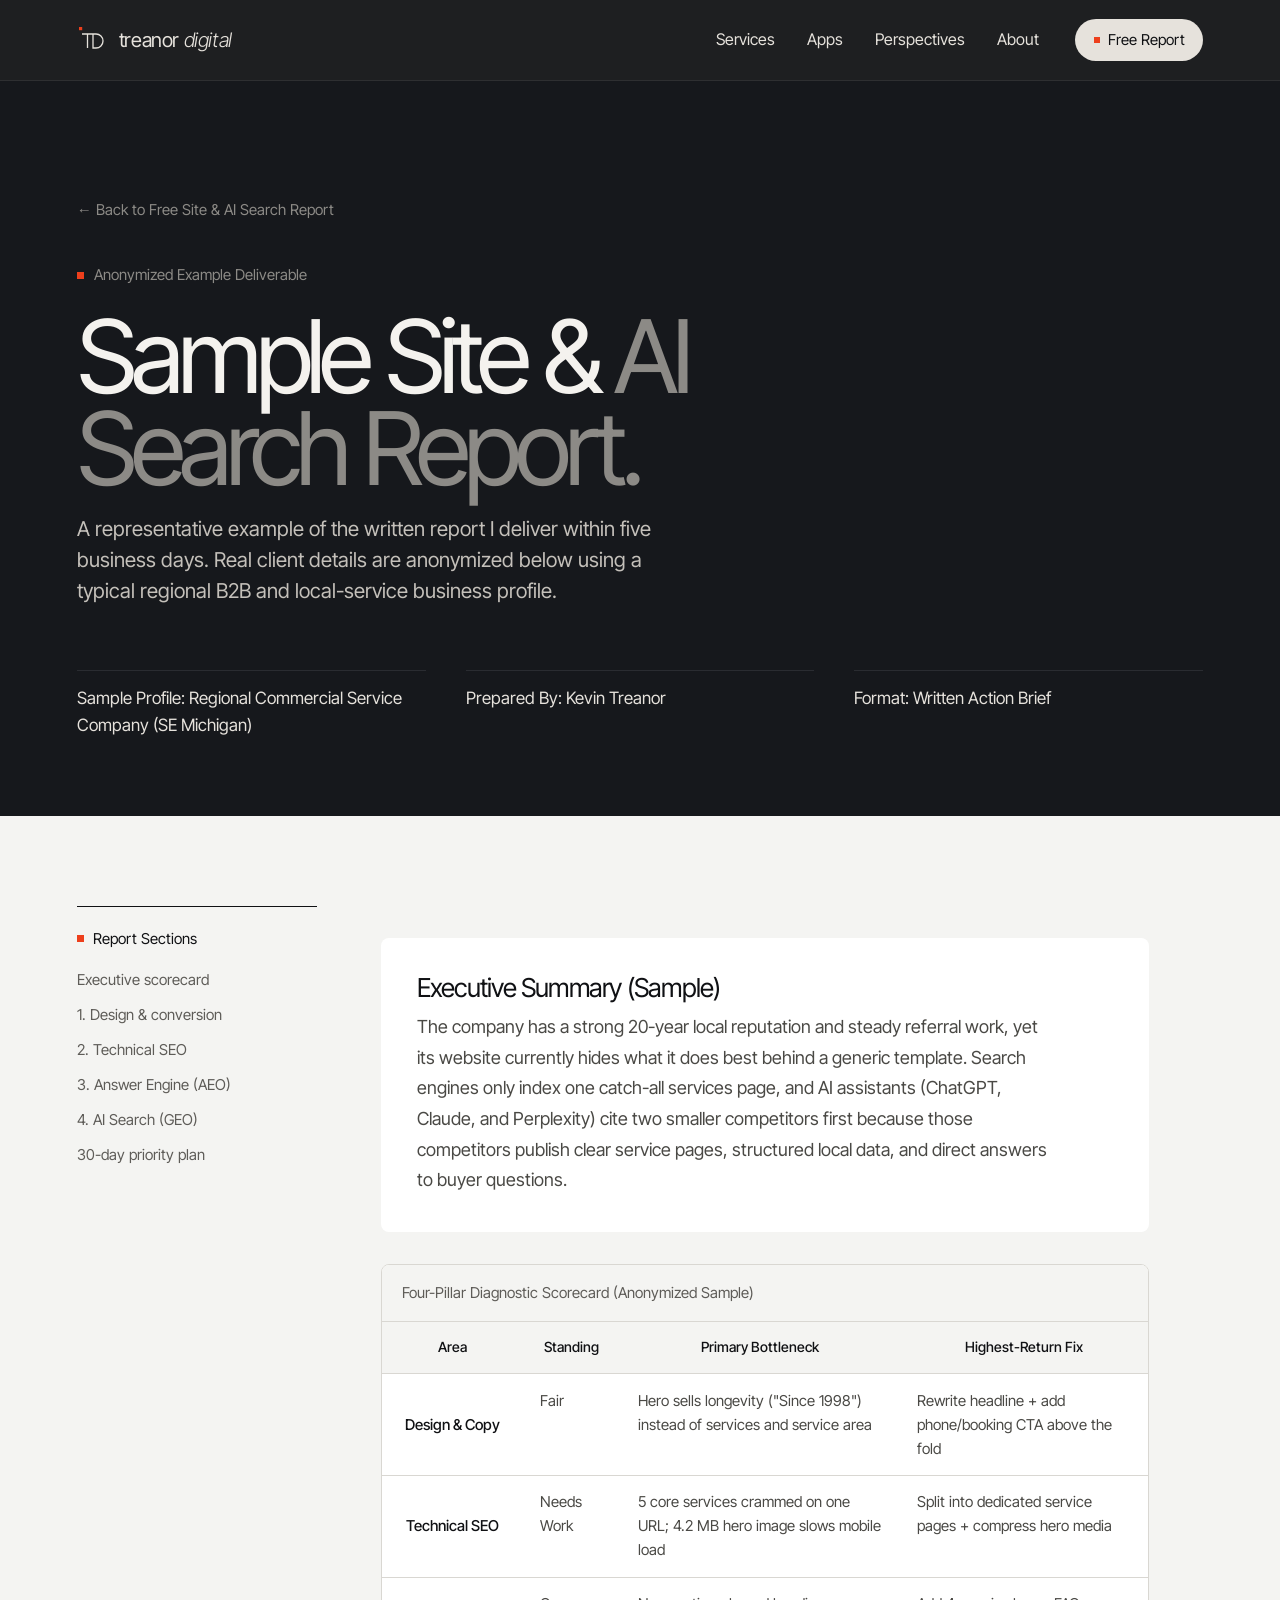
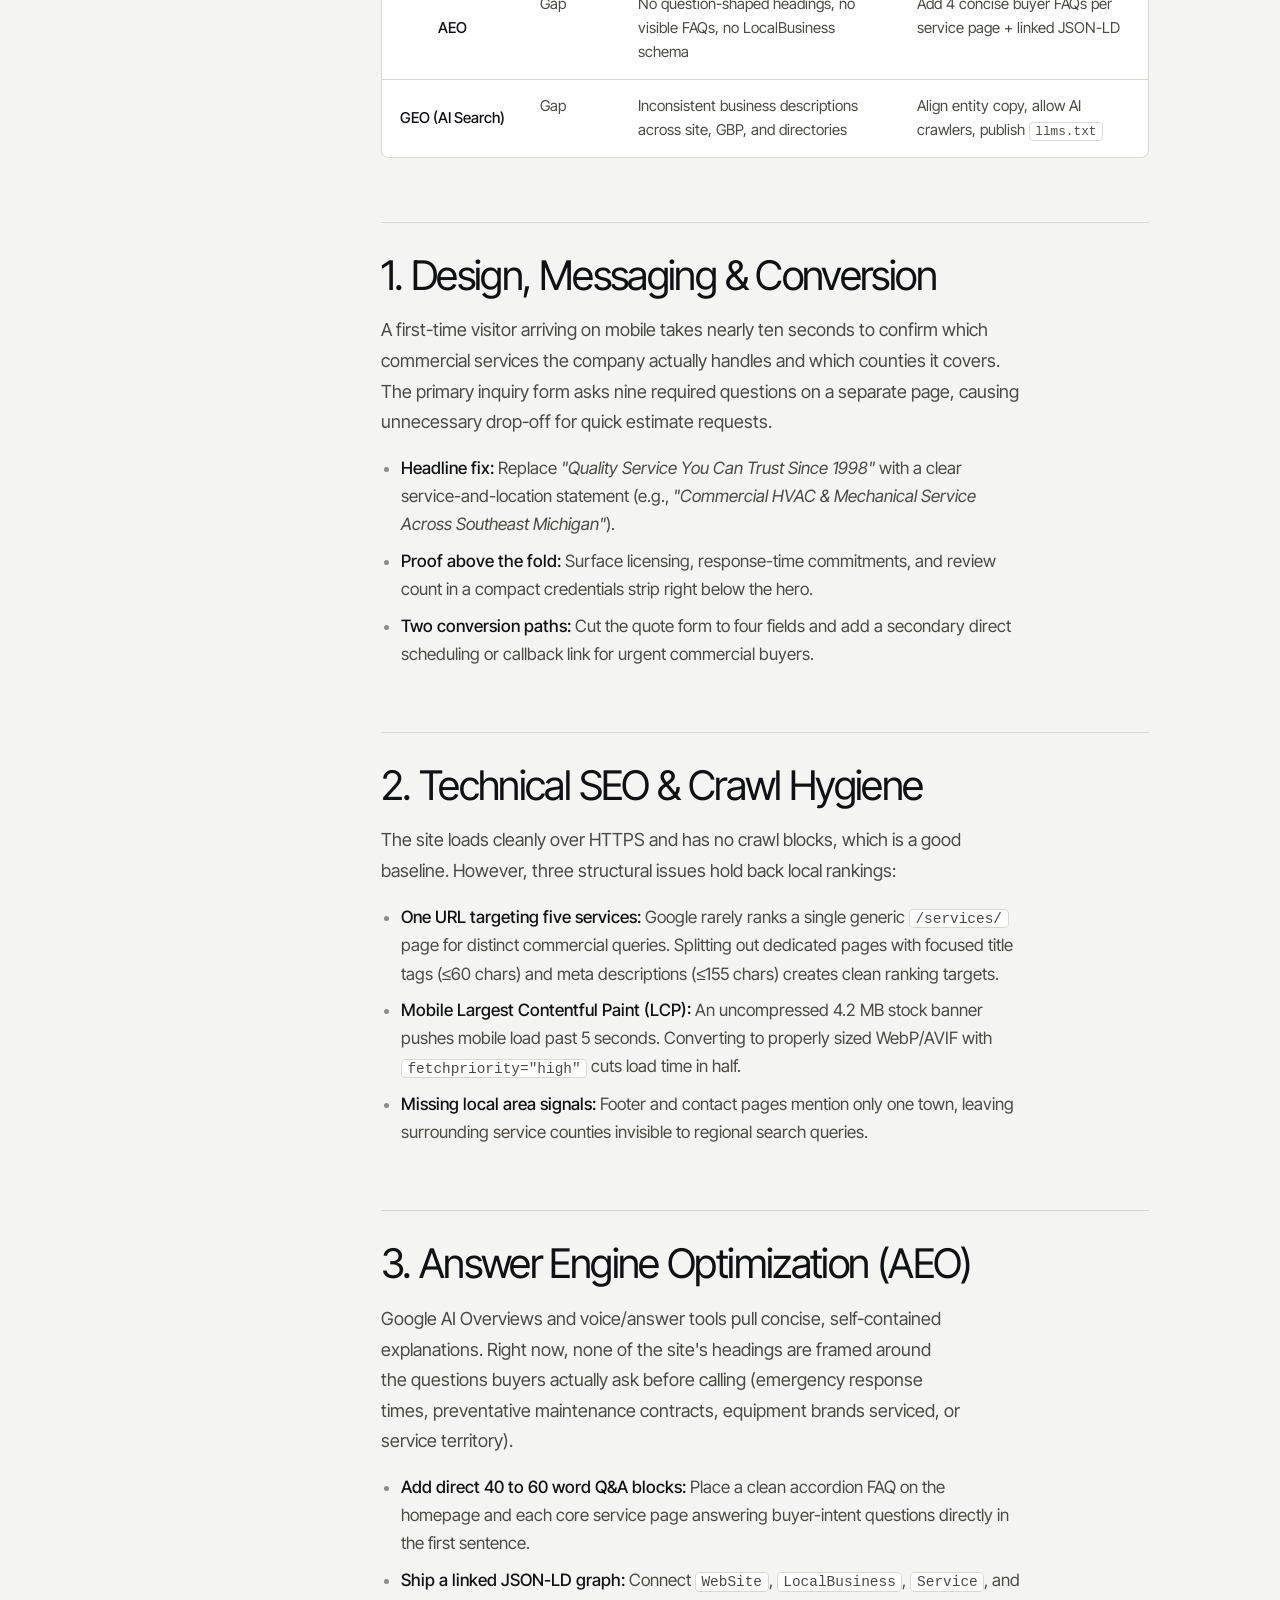
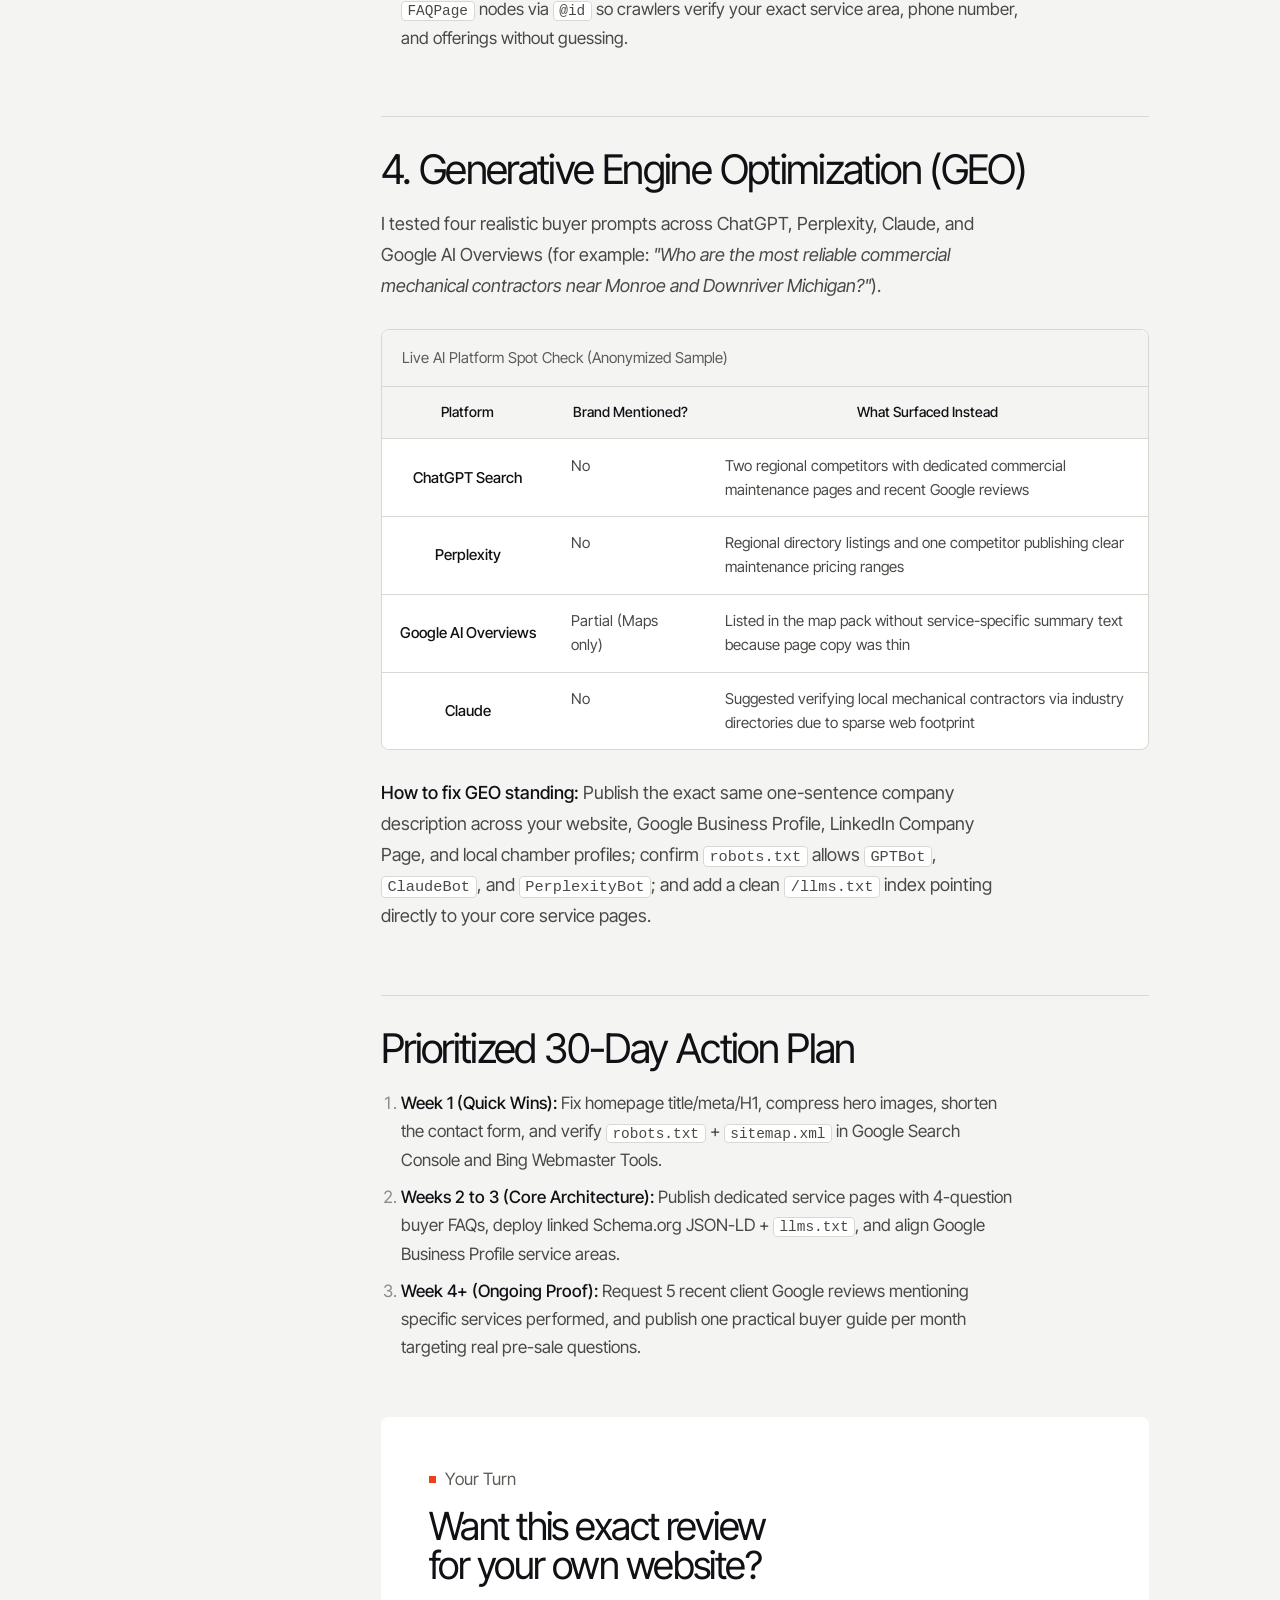
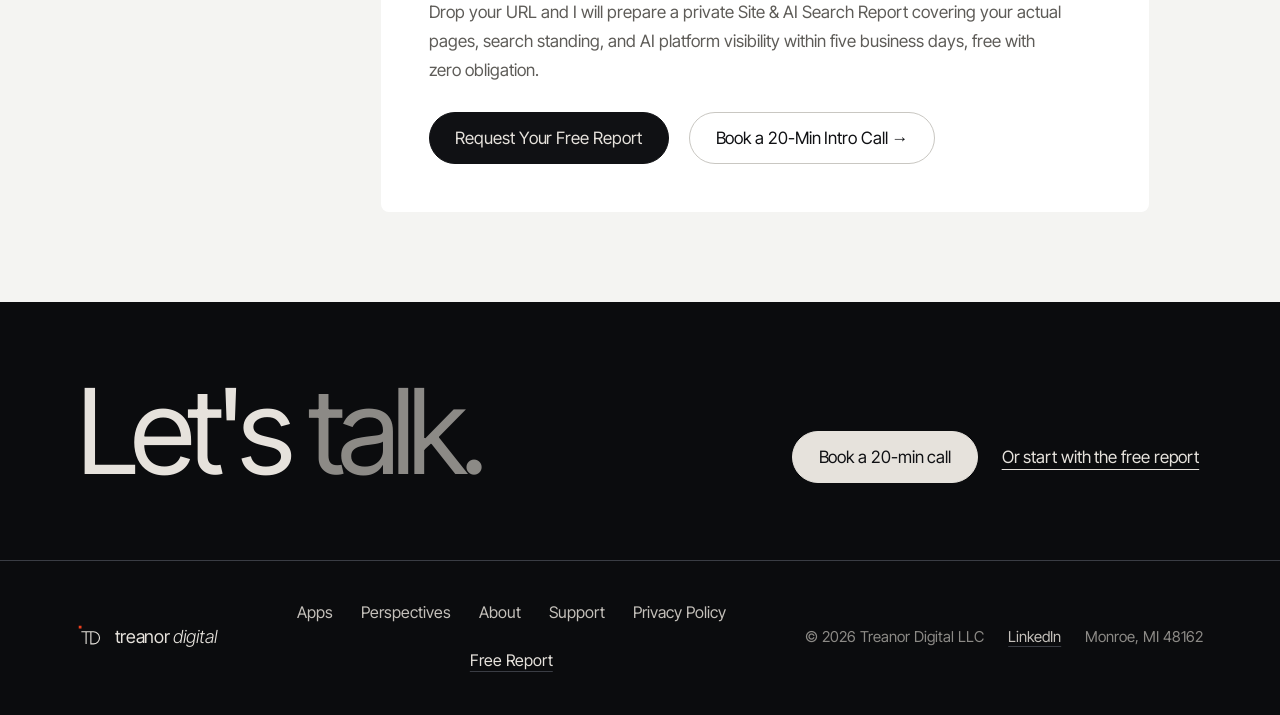
<file: seo-aeo-geo-audit/sample/index.html>
<!DOCTYPE html>
<html lang="en">
<head>
  <meta charset="UTF-8" />
  <meta name="viewport" content="width=device-width, initial-scale=1.0" />
  <title>Sample Site &amp; AI Search Report (SEO/AEO/GEO) | Treanor Digital</title>
  <meta name="description" content="Preview an anonymized Site &amp; AI Search Report from Treanor Digital showing design, SEO, AEO, and GEO findings plus a prioritized 30-day action plan." />
  <link rel="canonical" href="https://www.treanordigital.com/seo-aeo-geo-audit/sample/" />
  <link rel="icon" href="../../favicon.ico" sizes="any" />
  <link rel="icon" type="image/svg+xml" href="../../favicon.svg" />
  <link rel="icon" type="image/png" sizes="32x32" href="../../favicon-32x32.png" />
  <link rel="apple-touch-icon" sizes="180x180" href="../../apple-touch-icon.png" />

  <!-- Open Graph -->
  <meta property="og:type" content="website" />
  <meta property="og:site_name" content="Treanor Digital" />
  <meta property="og:url" content="https://www.treanordigital.com/seo-aeo-geo-audit/sample/" />
  <meta property="og:title" content="Sample Site &amp; AI Search Report | Treanor Digital" />
  <meta property="og:description" content="See what is inside a complimentary Treanor Digital Site &amp; AI Search Report before submitting your URL." />
  <meta property="og:image" content="https://www.treanordigital.com/og-treanor-digital.jpg" />
  <meta property="og:image:width" content="1200" />
  <meta property="og:image:height" content="630" />
  <meta property="og:image:alt" content="Treanor Digital. Agency-grade work, without the agency." />

  <!-- Twitter Card -->
  <meta name="twitter:card" content="summary_large_image" />
  <meta name="twitter:title" content="Sample Site &amp; AI Search Report | Treanor Digital" />
  <meta name="twitter:description" content="Anonymized example of a Treanor Digital website, SEO, AEO, and GEO review." />
  <meta name="twitter:image" content="https://www.treanordigital.com/og-treanor-digital.jpg" />

  <!-- Self-Hosted Hero Font Preload -->
  <link rel="preload" href="../../assets/fonts/inter-tight-var.woff2" as="font" type="font/woff2" crossorigin />

  <link rel="stylesheet" href="../../assets/style.css" />

  <!-- Structured Data: WebPage + BreadcrumbList -->
  <script type="application/ld+json">
  {
    "@context": "https://schema.org",
    "@graph": [
      {
        "@type": "WebPage",
        "@id": "https://www.treanordigital.com/seo-aeo-geo-audit/sample/#webpage",
        "url": "https://www.treanordigital.com/seo-aeo-geo-audit/sample/",
        "name": "Sample Site & AI Search Report (SEO/AEO/GEO) | Treanor Digital",
        "description": "Anonymized sample of the complimentary Site & AI Search Report prepared by Kevin Treanor at Treanor Digital LLC.",
        "isPartOf": { "@id": "https://www.treanordigital.com/#website" }
      },
      {
        "@type": "BreadcrumbList",
        "itemListElement": [
          { "@type": "ListItem", "position": 1, "name": "Home", "item": "https://www.treanordigital.com/" },
          { "@type": "ListItem", "position": 2, "name": "Free Site & AI Search Report", "item": "https://www.treanordigital.com/seo-aeo-geo-audit/" },
          { "@type": "ListItem", "position": 3, "name": "Sample Report", "item": "https://www.treanordigital.com/seo-aeo-geo-audit/sample/" }
        ]
      }
    ]
  }
  </script>
</head>
<body>
  <a href="#main-content" class="skip-link visually-hidden">Skip to main content</a>

  <header class="site-header">
    <div class="container header-inner">
      <a href="../../" class="brand-link" aria-label="Treanor Digital Home">
        <svg class="td-mark brand-mark" width="30" height="30" viewBox="0 0 30 30" aria-hidden="true">
          <rect class="td-mark-square" x="2" y="2" width="3.2" height="3.2"/>
          <path class="td-mark-letters" pathLength="100" d="M5 9h11M10.5 9v14M16 9h3a7 7 0 0 1 0 14h-3z"/>
        </svg>
        <span class="brand-wordmark">treanor <span>digital</span></span>
      </a>

      <nav class="site-nav" aria-label="Primary">
        <button
          type="button"
          class="menu-button"
          popovertarget="site-menu"
          popovertargetaction="toggle"
          aria-controls="site-menu"
        >
          <svg width="16" height="12" viewBox="0 0 16 12" fill="none" aria-hidden="true">
            <line x1="0" y1="1" x2="16" y2="1" stroke="currentColor" stroke-width="1.25"/>
            <line x1="0" y1="6" x2="16" y2="6" stroke="currentColor" stroke-width="1.25"/>
            <line x1="0" y1="11" x2="16" y2="11" stroke="currentColor" stroke-width="1.25"/>
          </svg>
          <span>Menu</span>
        </button>

        <ul id="site-menu" class="site-menu" popover="auto">
          <li><a href="../../#services">Services</a></li>
          <li><a href="../../apps/ase-prep/">Apps</a></li>
          <li><a href="../../perspectives/">Perspectives</a></li>
          <li><a href="../../about/">About</a></li>
          <li><a href="../" class="nav-inquire" aria-current="page">Free Report</a></li>
        </ul>
      </nav>
    </div>
    <div class="scroll-progress" aria-hidden="true"></div>
  </header>

  <main>
    <section class="band-noir subpage-hero">
      <div class="container">
        <div class="subpage-crumb">
          <a href="../">&larr; Back to Free Site &amp; AI Search Report</a>
        </div>
        <p class="eyebrow">Anonymized Example Deliverable</p>
        <h1 id="main-content" tabindex="-1">Sample Site &amp; <em>AI Search Report.</em></h1>
        <p class="lead" style="margin-top:1.25rem; margin-bottom:0;">
          A representative example of the written report I deliver within five business days. Real client details are anonymized below using a typical regional B2B and local-service business profile.
        </p>
        <div class="subpage-meta">
          <span>Sample Profile: Regional Commercial Service Company (SE Michigan)</span>
          <span>Prepared By: Kevin Treanor</span>
          <span>Format: Written Action Brief</span>
        </div>
      </div>
    </section>

    <section class="band-chalk section">
      <div class="container prose-layout">
        <aside class="toc-rail" aria-label="Report sections">
          <p class="toc-label">Report Sections</p>
          <ol class="toc-list">
            <li><a href="#scorecard">Executive scorecard</a></li>
            <li><a href="#design">1. Design &amp; conversion</a></li>
            <li><a href="#seo">2. Technical SEO</a></li>
            <li><a href="#aeo">3. Answer Engine (AEO)</a></li>
            <li><a href="#geo">4. AI Search (GEO)</a></li>
            <li><a href="#plan">30-day priority plan</a></li>
          </ol>
        </aside>

        <article class="prose-body">
          <div class="takeaway-box" id="scorecard">
            <h3>Executive Summary (Sample)</h3>
            <p>
              The company has a strong 20-year local reputation and steady referral work, yet its website currently hides what it does best behind a generic template. Search engines only index one catch-all services page, and AI assistants (ChatGPT, Claude, and Perplexity) cite two smaller competitors first because those competitors publish clear service pages, structured local data, and direct answers to buyer questions.
            </p>
          </div>

          <div tabindex="0" role="region" aria-labelledby="sample-scorecard-caption" class="table-wrapper">
            <table class="data-table" style="--label-2: 'Standing'; --label-3: 'Primary Bottleneck'; --label-4: 'Highest-Return Fix';">
              <caption id="sample-scorecard-caption">Four-Pillar Diagnostic Scorecard (Anonymized Sample)</caption>
              <thead>
                <tr>
                  <th scope="col">Area</th>
                  <th scope="col">Standing</th>
                  <th scope="col">Primary Bottleneck</th>
                  <th scope="col">Highest-Return Fix</th>
                </tr>
              </thead>
              <tbody>
                <tr>
                  <th scope="row">Design &amp; Copy</th>
                  <td>Fair</td>
                  <td>Hero sells longevity ("Since 1998") instead of services and service area</td>
                  <td>Rewrite headline + add phone/booking CTA above the fold</td>
                </tr>
                <tr>
                  <th scope="row">Technical SEO</th>
                  <td>Needs Work</td>
                  <td>5 core services crammed on one URL; 4.2 MB hero image slows mobile load</td>
                  <td>Split into dedicated service pages + compress hero media</td>
                </tr>
                <tr>
                  <th scope="row">AEO</th>
                  <td>Gap</td>
                  <td>No question-shaped headings, no visible FAQs, no LocalBusiness schema</td>
                  <td>Add 4 concise buyer FAQs per service page + linked JSON-LD</td>
                </tr>
                <tr>
                  <th scope="row">GEO (AI Search)</th>
                  <td>Gap</td>
                  <td>Inconsistent business descriptions across site, GBP, and directories</td>
                  <td>Align entity copy, allow AI crawlers, publish <code>llms.txt</code></td>
                </tr>
              </tbody>
            </table>
          </div>

          <h2 id="design">1. Design, Messaging &amp; Conversion</h2>
          <p>
            A first-time visitor arriving on mobile takes nearly ten seconds to confirm which commercial services the company actually handles and which counties it covers. The primary inquiry form asks nine required questions on a separate page, causing unnecessary drop-off for quick estimate requests.
          </p>
          <ul>
            <li><strong>Headline fix:</strong> Replace <em>"Quality Service You Can Trust Since 1998"</em> with a clear service-and-location statement (e.g., <em>"Commercial HVAC &amp; Mechanical Service Across Southeast Michigan"</em>).</li>
            <li><strong>Proof above the fold:</strong> Surface licensing, response-time commitments, and review count in a compact credentials strip right below the hero.</li>
            <li><strong>Two conversion paths:</strong> Cut the quote form to four fields and add a secondary direct scheduling or callback link for urgent commercial buyers.</li>
          </ul>

          <h2 id="seo">2. Technical SEO &amp; Crawl Hygiene</h2>
          <p>
            The site loads cleanly over HTTPS and has no crawl blocks, which is a good baseline. However, three structural issues hold back local rankings:
          </p>
          <ul>
            <li><strong>One URL targeting five services:</strong> Google rarely ranks a single generic <code>/services/</code> page for distinct commercial queries. Splitting out dedicated pages with focused title tags (&le;60 chars) and meta descriptions (&le;155 chars) creates clean ranking targets.</li>
            <li><strong>Mobile Largest Contentful Paint (LCP):</strong> An uncompressed 4.2 MB stock banner pushes mobile load past 5 seconds. Converting to properly sized WebP/AVIF with <code>fetchpriority="high"</code> cuts load time in half.</li>
            <li><strong>Missing local area signals:</strong> Footer and contact pages mention only one town, leaving surrounding service counties invisible to regional search queries.</li>
          </ul>

          <h2 id="aeo">3. Answer Engine Optimization (AEO)</h2>
          <p>
            Google AI Overviews and voice/answer tools pull concise, self-contained explanations. Right now, none of the site's headings are framed around the questions buyers actually ask before calling (emergency response times, preventative maintenance contracts, equipment brands serviced, or service territory).
          </p>
          <ul>
            <li><strong>Add direct 40 to 60 word Q&amp;A blocks:</strong> Place a clean accordion FAQ on the homepage and each core service page answering buyer-intent questions directly in the first sentence.</li>
            <li><strong>Ship a linked JSON-LD graph:</strong> Connect <code>WebSite</code>, <code>LocalBusiness</code>, <code>Service</code>, and <code>FAQPage</code> nodes via <code>@id</code> so crawlers verify your exact service area, phone number, and offerings without guessing.</li>
          </ul>

          <h2 id="geo">4. Generative Engine Optimization (GEO)</h2>
          <p>
            I tested four realistic buyer prompts across ChatGPT, Perplexity, Claude, and Google AI Overviews (for example: <em>"Who are the most reliable commercial mechanical contractors near Monroe and Downriver Michigan?"</em>).
          </p>

          <div tabindex="0" role="region" aria-labelledby="sample-geo-caption" class="table-wrapper">
            <table class="data-table" style="--label-2: 'Brand Mentioned?'; --label-3: 'What Surfaced Instead';">
              <caption id="sample-geo-caption">Live AI Platform Spot Check (Anonymized Sample)</caption>
              <thead>
                <tr>
                  <th scope="col">Platform</th>
                  <th scope="col">Brand Mentioned?</th>
                  <th scope="col">What Surfaced Instead</th>
                </tr>
              </thead>
              <tbody>
                <tr>
                  <th scope="row">ChatGPT Search</th>
                  <td>No</td>
                  <td>Two regional competitors with dedicated commercial maintenance pages and recent Google reviews</td>
                </tr>
                <tr>
                  <th scope="row">Perplexity</th>
                  <td>No</td>
                  <td>Regional directory listings and one competitor publishing clear maintenance pricing ranges</td>
                </tr>
                <tr>
                  <th scope="row">Google AI Overviews</th>
                  <td>Partial (Maps only)</td>
                  <td>Listed in the map pack without service-specific summary text because page copy was thin</td>
                </tr>
                <tr>
                  <th scope="row">Claude</th>
                  <td>No</td>
                  <td>Suggested verifying local mechanical contractors via industry directories due to sparse web footprint</td>
                </tr>
              </tbody>
            </table>
          </div>

          <p>
            <strong>How to fix GEO standing:</strong> Publish the exact same one-sentence company description across your website, Google Business Profile, LinkedIn Company Page, and local chamber profiles; confirm <code>robots.txt</code> allows <code>GPTBot</code>, <code>ClaudeBot</code>, and <code>PerplexityBot</code>; and add a clean <code>/llms.txt</code> index pointing directly to your core service pages.
          </p>

          <h2 id="plan">Prioritized 30-Day Action Plan</h2>
          <ol>
            <li><strong>Week 1 (Quick Wins):</strong> Fix homepage title/meta/H1, compress hero images, shorten the contact form, and verify <code>robots.txt</code> + <code>sitemap.xml</code> in Google Search Console and Bing Webmaster Tools.</li>
            <li><strong>Weeks 2 to 3 (Core Architecture):</strong> Publish dedicated service pages with 4-question buyer FAQs, deploy linked Schema.org JSON-LD + <code>llms.txt</code>, and align Google Business Profile service areas.</li>
            <li><strong>Week 4+ (Ongoing Proof):</strong> Request 5 recent client Google reviews mentioning specific services performed, and publish one practical buyer guide per month targeting real pre-sale questions.</li>
          </ol>

          <div class="author-card">
            <p class="author-card-role">Your Turn</p>
            <h2>Want this exact review for your own website?</h2>
            <p>
              Drop your URL and I will prepare a private Site &amp; AI Search Report covering your actual pages, search standing, and AI platform visibility within five business days, free with zero obligation.
            </p>
            <div class="btn-row" style="margin-top:0.85rem;">
              <a href="../#request" class="btn btn-primary">Request Your Free Report</a>
              <a href="https://calendar.app.google/w92oda354qmZFzJM7" target="_blank" rel="noopener noreferrer" class="btn btn-secondary">Book a 20-Min Intro Call &rarr;</a>
            </div>
          </div>
        </article>
      </div>
    </section>
  </main>

  <footer class="band-noir site-footer">
    <div class="container footer-sign">
      <p class="display-word" aria-hidden="true">Let's <em>talk.</em></p>
      <div class="btn-row">
        <a href="https://calendar.app.google/w92oda354qmZFzJM7" target="_blank" rel="noopener noreferrer" class="btn btn-primary">Book a 20-min call</a>
        <a href="../../seo-aeo-geo-audit/" class="btn btn-text">Or start with the free report</a>
      </div>
    </div>
    <div class="container footer-inner">
      <a href="../../" class="brand-link footer-brand" aria-label="Treanor Digital Home">
        <svg class="td-mark brand-mark" width="26" height="26" viewBox="0 0 30 30" aria-hidden="true">
          <rect class="td-mark-square" x="2" y="2" width="3.2" height="3.2"/>
          <path class="td-mark-letters" pathLength="100" d="M5 9h11M10.5 9v14M16 9h3a7 7 0 0 1 0 14h-3z"/>
        </svg>
        <span class="brand-wordmark">treanor <span>digital</span></span>
      </a>

      <nav class="footer-nav" aria-label="Footer">
        <a href="../../apps/ase-prep/">Apps</a>
        <a href="../../perspectives/">Perspectives</a>
        <a href="../../about/">About</a>
        <a href="../../support/">Support</a>
        <a href="../../privacy/">Privacy Policy</a>
        <a href="../" class="footer-cta" aria-current="page">Free Report</a>
      </nav>

      <div class="footer-meta">
        <span>&copy; <span id="year">2026</span> Treanor Digital LLC</span>
        <a href="https://www.linkedin.com/in/kevin-m-treanor/" target="_blank" rel="noopener noreferrer me">LinkedIn</a>
        <span>Monroe, MI 48162</span>
      </div>
    </div>
  </footer>

  <script src="../../assets/main.js" defer></script>
</body>
</html>
</file>
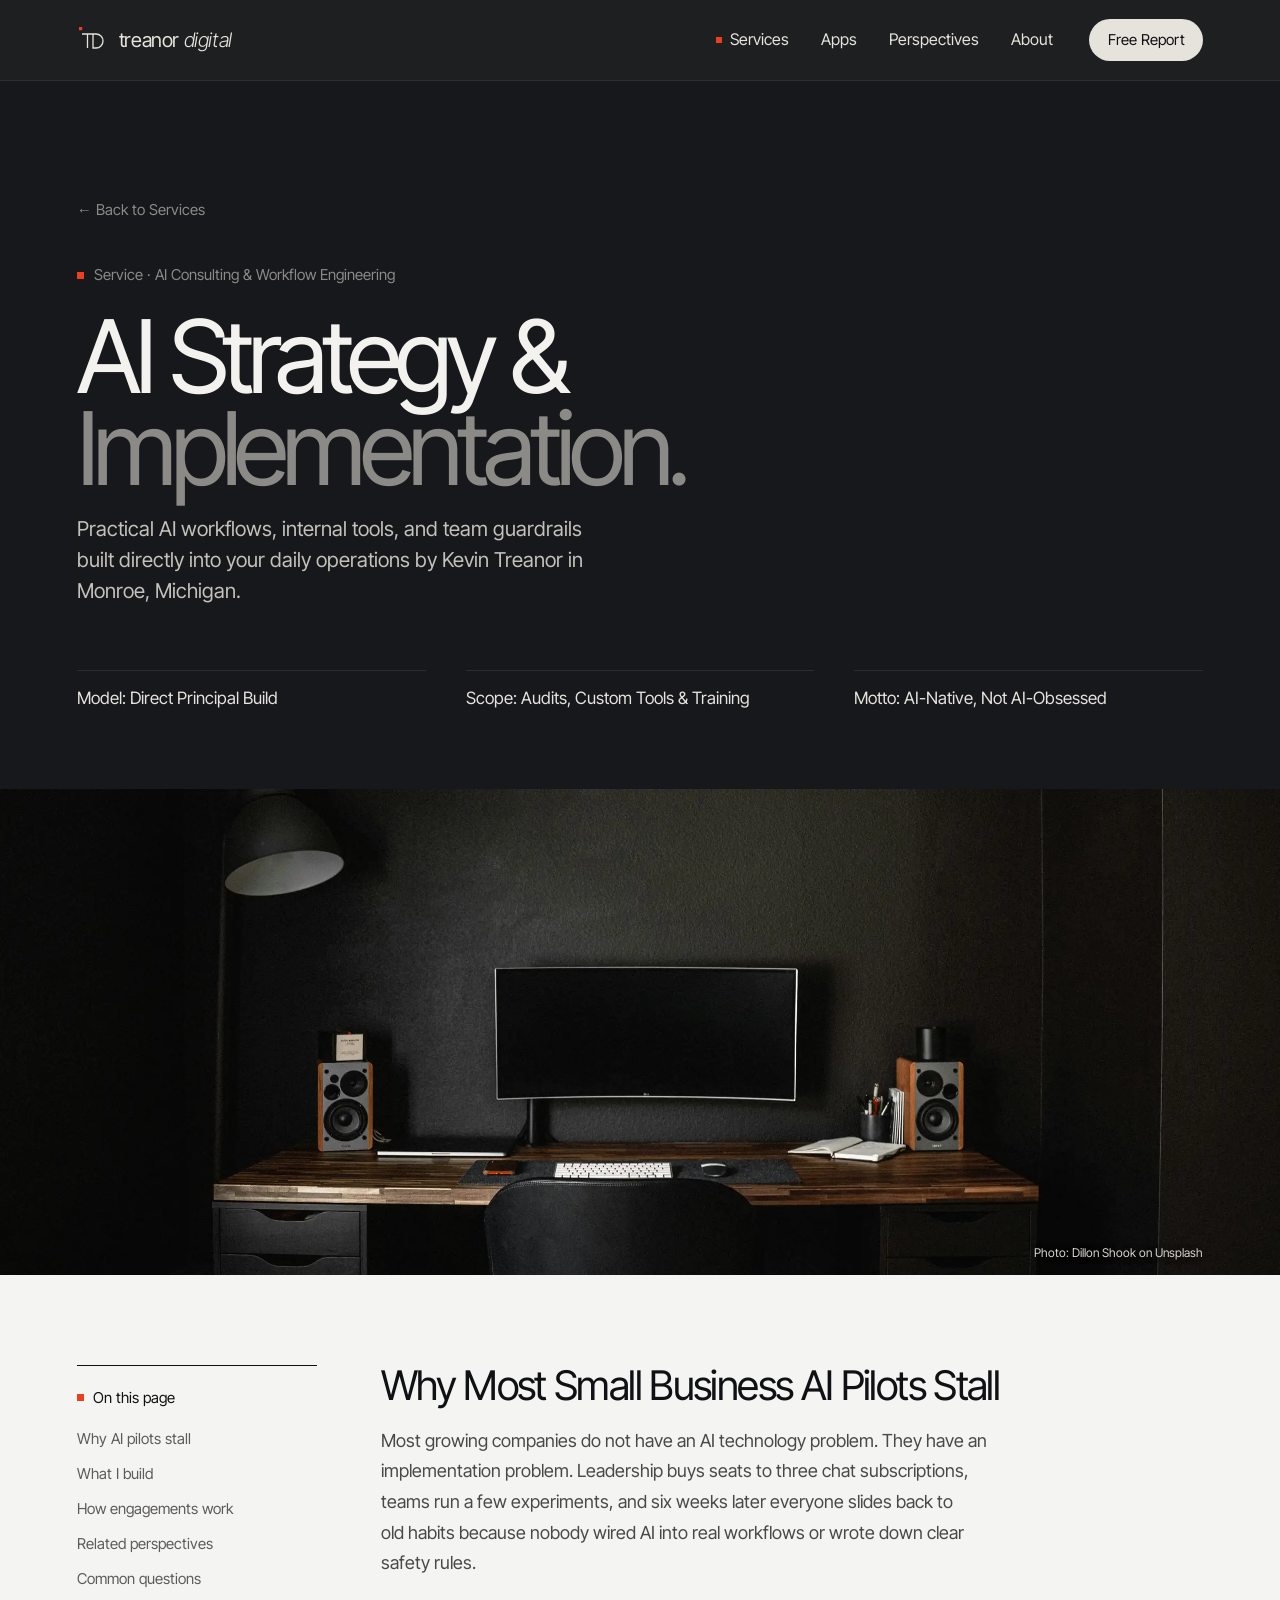
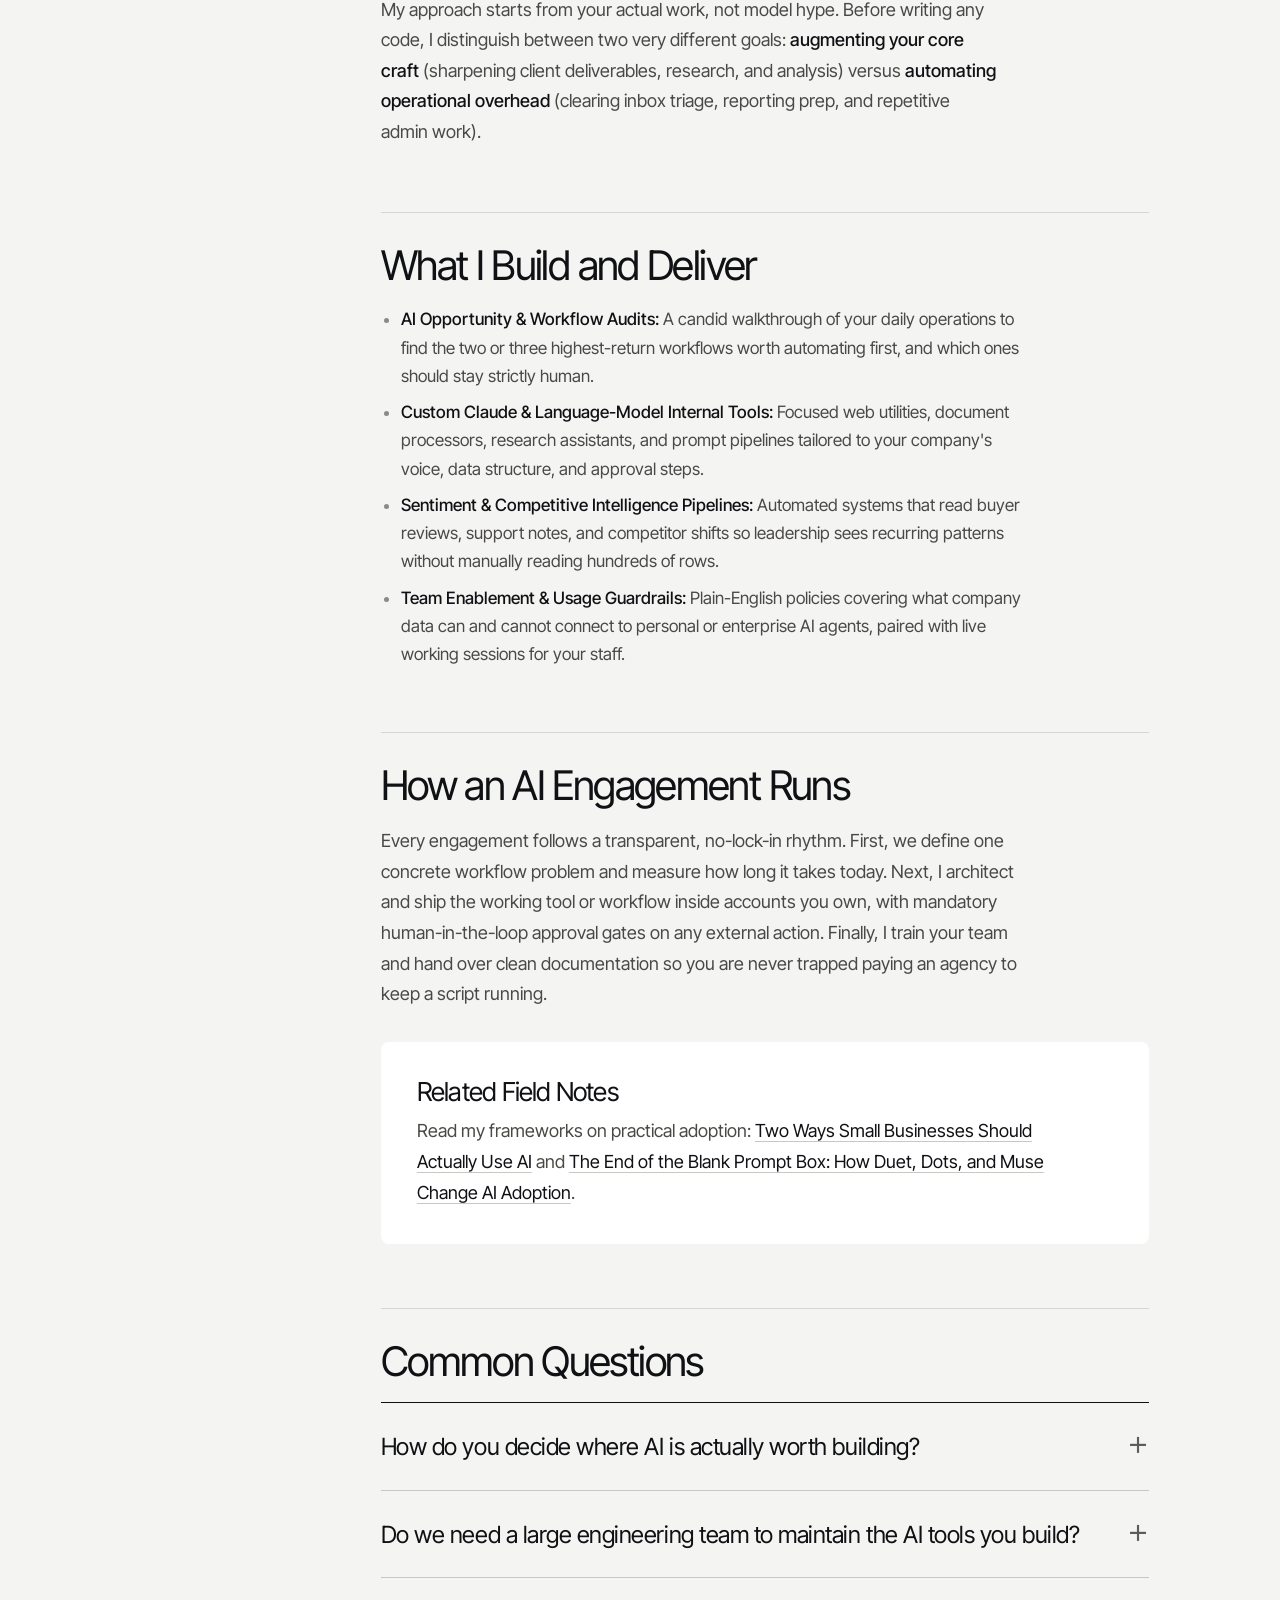
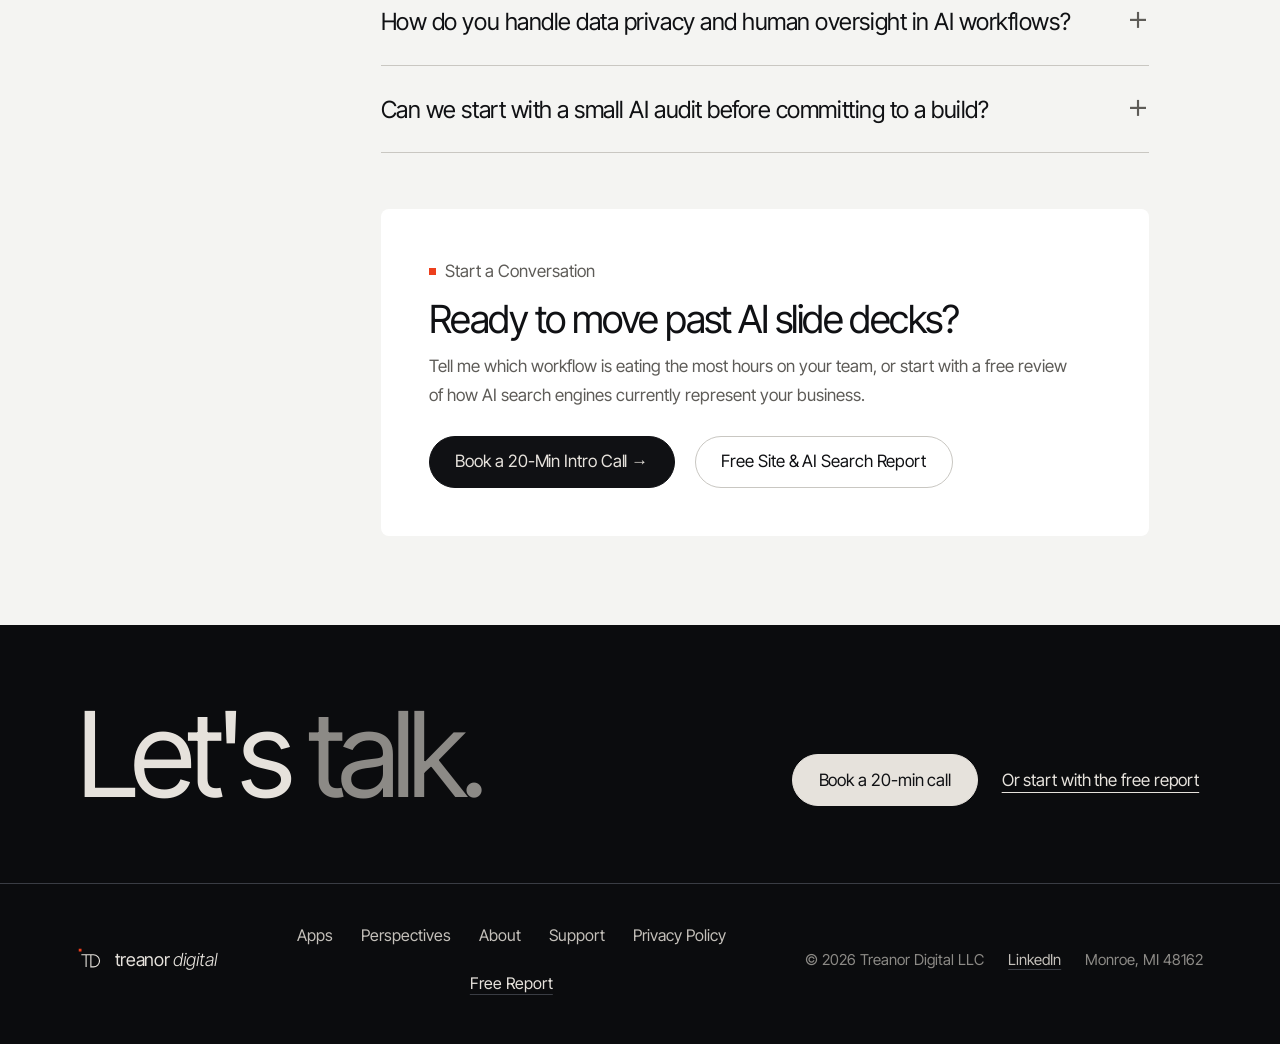
<file: services/ai-consulting/index.html>
<!DOCTYPE html>
<html lang="en">
<head>
  <meta charset="UTF-8" />
  <meta name="viewport" content="width=device-width, initial-scale=1.0" />
  <title>AI Strategy &amp; Implementation in Michigan | Treanor Digital</title>
  <meta name="description" content="Practical AI consulting and workflow engineering from Kevin Treanor in Monroe, MI. Audits, custom LLM tools, sentiment pipelines, and team training." />
  <link rel="canonical" href="https://www.treanordigital.com/services/ai-consulting/" />
  <link rel="icon" href="../../favicon.ico" sizes="any" />
  <link rel="icon" type="image/svg+xml" href="../../favicon.svg" />
  <link rel="icon" type="image/png" sizes="32x32" href="../../favicon-32x32.png" />
  <link rel="apple-touch-icon" sizes="180x180" href="../../apple-touch-icon.png" />

  <!-- Open Graph -->
  <meta property="og:type" content="website" />
  <meta property="og:site_name" content="Treanor Digital" />
  <meta property="og:url" content="https://www.treanordigital.com/services/ai-consulting/" />
  <meta property="og:title" content="AI Strategy &amp; Implementation in Michigan | Treanor Digital" />
  <meta property="og:description" content="Workflow audits, custom Claude and LLM internal tools, sentiment pipelines, and practical team enablement led directly by Kevin Treanor." />
  <meta property="og:image" content="https://www.treanordigital.com/og-treanor-digital.jpg" />
  <meta property="og:image:width" content="1200" />
  <meta property="og:image:height" content="630" />
  <meta property="og:image:alt" content="Treanor Digital. Agency-grade work, without the agency." />

  <!-- Twitter Card -->
  <meta name="twitter:card" content="summary_large_image" />
  <meta name="twitter:title" content="AI Strategy &amp; Implementation in Michigan | Treanor Digital" />
  <meta name="twitter:description" content="Practical AI audits, custom LLM workflows, and team enablement built by one accountable partner." />
  <meta name="twitter:image" content="https://www.treanordigital.com/og-treanor-digital.jpg" />

  <!-- Self-Hosted Hero Font Preload -->
  <link rel="preload" href="../../assets/fonts/inter-tight-var.woff2" as="font" type="font/woff2" crossorigin />

  <link rel="stylesheet" href="../../assets/style.css" />

  <!-- Structured Data: Service + FAQPage + BreadcrumbList -->
  <script type="application/ld+json">
  {
    "@context": "https://schema.org",
    "@graph": [
      {
        "@type": "Service",
        "@id": "https://www.treanordigital.com/services/ai-consulting/#service",
        "name": "AI Strategy & Implementation",
        "serviceType": "AI Consulting and Workflow Engineering",
        "url": "https://www.treanordigital.com/services/ai-consulting/",
        "description": "AI opportunity audits, custom Claude and LLM internal tools, sentiment and competitive intelligence pipelines, workflow automation, and practical governance for growing companies.",
        "provider": {
          "@type": "Organization",
          "@id": "https://www.treanordigital.com/#org",
          "name": "Treanor Digital LLC",
          "url": "https://www.treanordigital.com/"
        },
        "areaServed": [
          { "@type": "State", "name": "Michigan" },
          { "@type": "Country", "name": "United States" }
        ]
      },
      {
        "@type": "BreadcrumbList",
        "itemListElement": [
          { "@type": "ListItem", "position": 1, "name": "Home", "item": "https://www.treanordigital.com/" },
          { "@type": "ListItem", "position": 2, "name": "AI Strategy & Implementation", "item": "https://www.treanordigital.com/services/ai-consulting/" }
        ]
      },
      {
        "@type": "FAQPage",
        "mainEntity": [
          {
            "@type": "Question",
            "name": "How do you decide where AI is actually worth building?",
            "acceptedAnswer": {
              "@type": "Answer",
              "text": "I start by auditing where your team loses repeatable hours or misses critical insight in existing workflows. Every opportunity is ranked by practical business return, data readiness, and maintenance risk before writing a line of code."
            }
          },
          {
            "@type": "Question",
            "name": "Do we need a large engineering team to maintain the AI tools you build?",
            "acceptedAnswer": {
              "@type": "Answer",
              "text": "No. I design workflows to fit the tools your team already uses, keep dependencies minimal, and deliver plain-English documentation and live training so non-technical staff can run them safely."
            }
          },
          {
            "@type": "Question",
            "name": "How do you handle data privacy and human oversight in AI workflows?",
            "acceptedAnswer": {
              "@type": "Answer",
              "text": "Client data stays inside enterprise API tiers that do not train public models, and any workflow that sends external communication or updates records includes explicit human approval gates and clear access rules."
            }
          },
          {
            "@type": "Question",
            "name": "Can we start with a small AI audit before committing to a build?",
            "acceptedAnswer": {
              "@type": "Answer",
              "text": "Yes. Most clients start with a scoped AI workflow audit or a focused single-workflow build sprint so you see measurable time savings before expanding further."
            }
          }
        ]
      }
    ]
  }
  </script>
</head>
<body>
  <a href="#main-content" class="skip-link visually-hidden">Skip to main content</a>

  <header class="site-header">
    <div class="container header-inner">
      <a href="../../" class="brand-link" aria-label="Treanor Digital Home">
        <svg class="td-mark brand-mark" width="30" height="30" viewBox="0 0 30 30" aria-hidden="true">
          <rect class="td-mark-square" x="2" y="2" width="3.2" height="3.2"/>
          <path class="td-mark-letters" pathLength="100" d="M5 9h11M10.5 9v14M16 9h3a7 7 0 0 1 0 14h-3z"/>
        </svg>
        <span class="brand-wordmark">treanor <span>digital</span></span>
      </a>

      <nav class="site-nav" aria-label="Primary">
        <button
          type="button"
          class="menu-button"
          popovertarget="site-menu"
          popovertargetaction="toggle"
          aria-controls="site-menu"
        >
          <svg width="16" height="12" viewBox="0 0 16 12" fill="none" aria-hidden="true">
            <line x1="0" y1="1" x2="16" y2="1" stroke="currentColor" stroke-width="1.25"/>
            <line x1="0" y1="6" x2="16" y2="6" stroke="currentColor" stroke-width="1.25"/>
            <line x1="0" y1="11" x2="16" y2="11" stroke="currentColor" stroke-width="1.25"/>
          </svg>
          <span>Menu</span>
        </button>

        <ul id="site-menu" class="site-menu" popover="auto">
          <li><a href="../../#services" aria-current="page">Services</a></li>
          <li><a href="../../apps/ase-prep/">Apps</a></li>
          <li><a href="../../perspectives/">Perspectives</a></li>
          <li><a href="../../about/">About</a></li>
          <li><a href="../../seo-aeo-geo-audit/" class="nav-inquire">Free Report</a></li>
        </ul>
      </nav>
    </div>
    <div class="scroll-progress" aria-hidden="true"></div>
  </header>

  <main>
    <section class="band-noir subpage-hero has-strip">
      <div class="container">
        <div class="subpage-crumb">
          <a href="../../#services">&larr; Back to Services</a>
        </div>
        <p class="eyebrow">Service · AI Consulting &amp; Workflow Engineering</p>
        <h1 id="main-content" tabindex="-1">AI Strategy &amp; <em>Implementation.</em></h1>
        <p class="lead" style="margin-top:1.25rem; margin-bottom:0;">
          Practical AI workflows, internal tools, and team guardrails built directly into your daily operations by Kevin Treanor in Monroe, Michigan.
        </p>
        <div class="subpage-meta">
          <span>Model: Direct Principal Build</span>
          <span>Scope: Audits, Custom Tools &amp; Training</span>
          <span>Motto: AI-Native, Not AI-Obsessed</span>
        </div>
      </div>
      <figure class="service-strip">
        <picture>
          <source type="image/webp" srcset="../../assets/images/service-ai-strategy-1200.webp 1200w, ../../assets/images/service-ai-strategy-2400.webp 2400w" sizes="100vw" />
          <img src="../../assets/images/service-ai-strategy-1200.jpg" alt="A minimal desk with a curved monitor, speakers and a floor lamp in a dark room" width="1200" height="800" decoding="async" style="object-position:50% 62%" />
        </picture>
        <figcaption>Photo: Dillon Shook on Unsplash</figcaption>
      </figure>
    </section>

    <section class="band-chalk section">
      <div class="container prose-layout">
        <aside class="toc-rail" aria-label="On this page">
          <p class="toc-label">On this page</p>
          <ol class="toc-list">
            <li><a href="#problem">Why AI pilots stall</a></li>
            <li><a href="#deliverables">What I build</a></li>
            <li><a href="#process">How engagements work</a></li>
            <li><a href="#reading">Related perspectives</a></li>
            <li><a href="#faq">Common questions</a></li>
          </ol>
        </aside>

        <article class="prose-body">
          <h2 id="problem">Why Most Small Business AI Pilots Stall</h2>
          <p>
            Most growing companies do not have an AI technology problem. They have an implementation problem. Leadership buys seats to three chat subscriptions, teams run a few experiments, and six weeks later everyone slides back to old habits because nobody wired AI into real workflows or wrote down clear safety rules.
          </p>
          <p>
            My approach starts from your actual work, not model hype. Before writing any code, I distinguish between two very different goals: <strong>augmenting your core craft</strong> (sharpening client deliverables, research, and analysis) versus <strong>automating operational overhead</strong> (clearing inbox triage, reporting prep, and repetitive admin work).
          </p>

          <h2 id="deliverables">What I Build and Deliver</h2>
          <ul>
            <li><strong>AI Opportunity &amp; Workflow Audits:</strong> A candid walkthrough of your daily operations to find the two or three highest-return workflows worth automating first, and which ones should stay strictly human.</li>
            <li><strong>Custom Claude &amp; Language-Model Internal Tools:</strong> Focused web utilities, document processors, research assistants, and prompt pipelines tailored to your company's voice, data structure, and approval steps.</li>
            <li><strong>Sentiment &amp; Competitive Intelligence Pipelines:</strong> Automated systems that read buyer reviews, support notes, and competitor shifts so leadership sees recurring patterns without manually reading hundreds of rows.</li>
            <li><strong>Team Enablement &amp; Usage Guardrails:</strong> Plain-English policies covering what company data can and cannot connect to personal or enterprise AI agents, paired with live working sessions for your staff.</li>
          </ul>

          <h2 id="process">How an AI Engagement Runs</h2>
          <p>
            Every engagement follows a transparent, no-lock-in rhythm. First, we define one concrete workflow problem and measure how long it takes today. Next, I architect and ship the working tool or workflow inside accounts you own, with mandatory human-in-the-loop approval gates on any external action. Finally, I train your team and hand over clean documentation so you are never trapped paying an agency to keep a script running.
          </p>

          <div class="takeaway-box" id="reading">
            <h3>Related Field Notes</h3>
            <p>
              Read my frameworks on practical adoption: <a href="../../perspectives/small-business-ai-strategy/">Two Ways Small Businesses Should Actually Use AI</a> and <a href="../../perspectives/end-of-the-blank-prompt-box/">The End of the Blank Prompt Box: How Duet, Dots, and Muse Change AI Adoption</a>.
            </p>
          </div>

          <h2 id="faq">Common Questions</h2>
          <div class="faq-accordion">
            <details>
              <summary>How do you decide where AI is actually worth building?</summary>
              <div class="faq-answer">
                <p>I start by auditing where your team loses repeatable hours or misses critical insight in existing workflows. Every opportunity is ranked by practical business return, data readiness, and maintenance risk before writing a line of code.</p>
              </div>
            </details>
            <details>
              <summary>Do we need a large engineering team to maintain the AI tools you build?</summary>
              <div class="faq-answer">
                <p>No. I design workflows to fit the tools your team already uses, keep dependencies minimal, and deliver plain-English documentation and live training so non-technical staff can run them safely.</p>
              </div>
            </details>
            <details>
              <summary>How do you handle data privacy and human oversight in AI workflows?</summary>
              <div class="faq-answer">
                <p>Client data stays inside enterprise API tiers that do not train public models, and any workflow that sends external communication or updates records includes explicit human approval gates and clear access rules.</p>
              </div>
            </details>
            <details>
              <summary>Can we start with a small AI audit before committing to a build?</summary>
              <div class="faq-answer">
                <p>Yes. Most clients start with a scoped AI workflow audit or a focused single-workflow build sprint so you see measurable time savings before expanding further.</p>
              </div>
            </details>
          </div>

          <div class="author-card">
            <p class="author-card-role">Start a Conversation</p>
            <h2>Ready to move past AI slide decks?</h2>
            <p>
              Tell me which workflow is eating the most hours on your team, or start with a free review of how AI search engines currently represent your business.
            </p>
            <div class="btn-row" style="margin-top:0.75rem;">
              <a href="https://calendar.app.google/w92oda354qmZFzJM7" target="_blank" rel="noopener noreferrer" class="btn btn-primary">Book a 20-Min Intro Call &rarr;</a>
              <a href="../../seo-aeo-geo-audit/" class="btn btn-secondary">Free Site &amp; AI Search Report</a>
            </div>
          </div>
        </article>
      </div>
    </section>
  </main>

  <footer class="band-noir site-footer">
    <div class="container footer-sign">
      <p class="display-word" aria-hidden="true">Let's <em>talk.</em></p>
      <div class="btn-row">
        <a href="https://calendar.app.google/w92oda354qmZFzJM7" target="_blank" rel="noopener noreferrer" class="btn btn-primary">Book a 20-min call</a>
        <a href="../../seo-aeo-geo-audit/" class="btn btn-text">Or start with the free report</a>
      </div>
    </div>
    <div class="container footer-inner">
      <a href="../../" class="brand-link footer-brand" aria-label="Treanor Digital Home">
        <svg class="td-mark brand-mark" width="26" height="26" viewBox="0 0 30 30" aria-hidden="true">
          <rect class="td-mark-square" x="2" y="2" width="3.2" height="3.2"/>
          <path class="td-mark-letters" pathLength="100" d="M5 9h11M10.5 9v14M16 9h3a7 7 0 0 1 0 14h-3z"/>
        </svg>
        <span class="brand-wordmark">treanor <span>digital</span></span>
      </a>

      <nav class="footer-nav" aria-label="Footer">
        <a href="../../apps/ase-prep/">Apps</a>
        <a href="../../perspectives/">Perspectives</a>
        <a href="../../about/">About</a>
        <a href="../../support/">Support</a>
        <a href="../../privacy/">Privacy Policy</a>
        <a href="../../seo-aeo-geo-audit/" class="footer-cta">Free Report</a>
      </nav>

      <div class="footer-meta">
        <span>&copy; <span id="year">2026</span> Treanor Digital LLC</span>
        <a href="https://www.linkedin.com/in/kevin-m-treanor/" target="_blank" rel="noopener noreferrer me">LinkedIn</a>
        <span>Monroe, MI 48162</span>
      </div>
    </div>
  </footer>

  <script src="../../assets/main.js" defer></script>
</body>
</html>
</file>
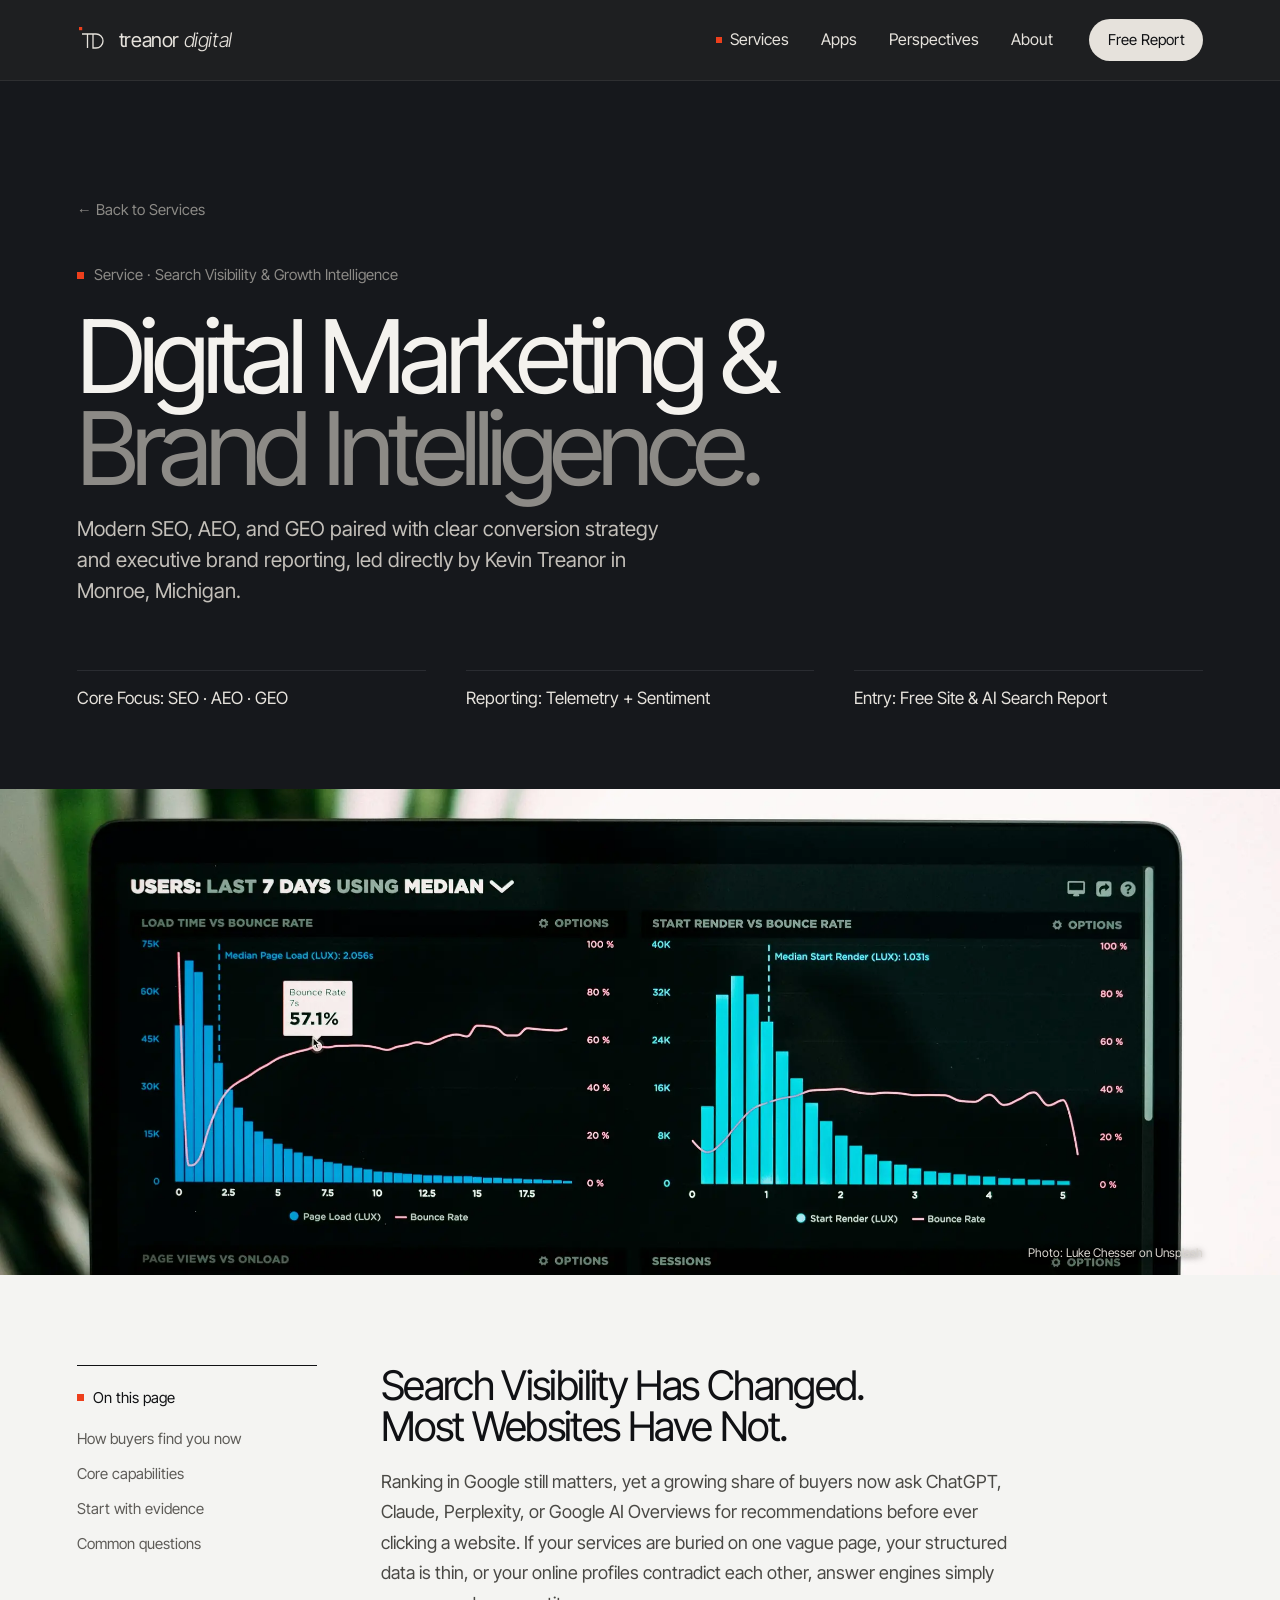
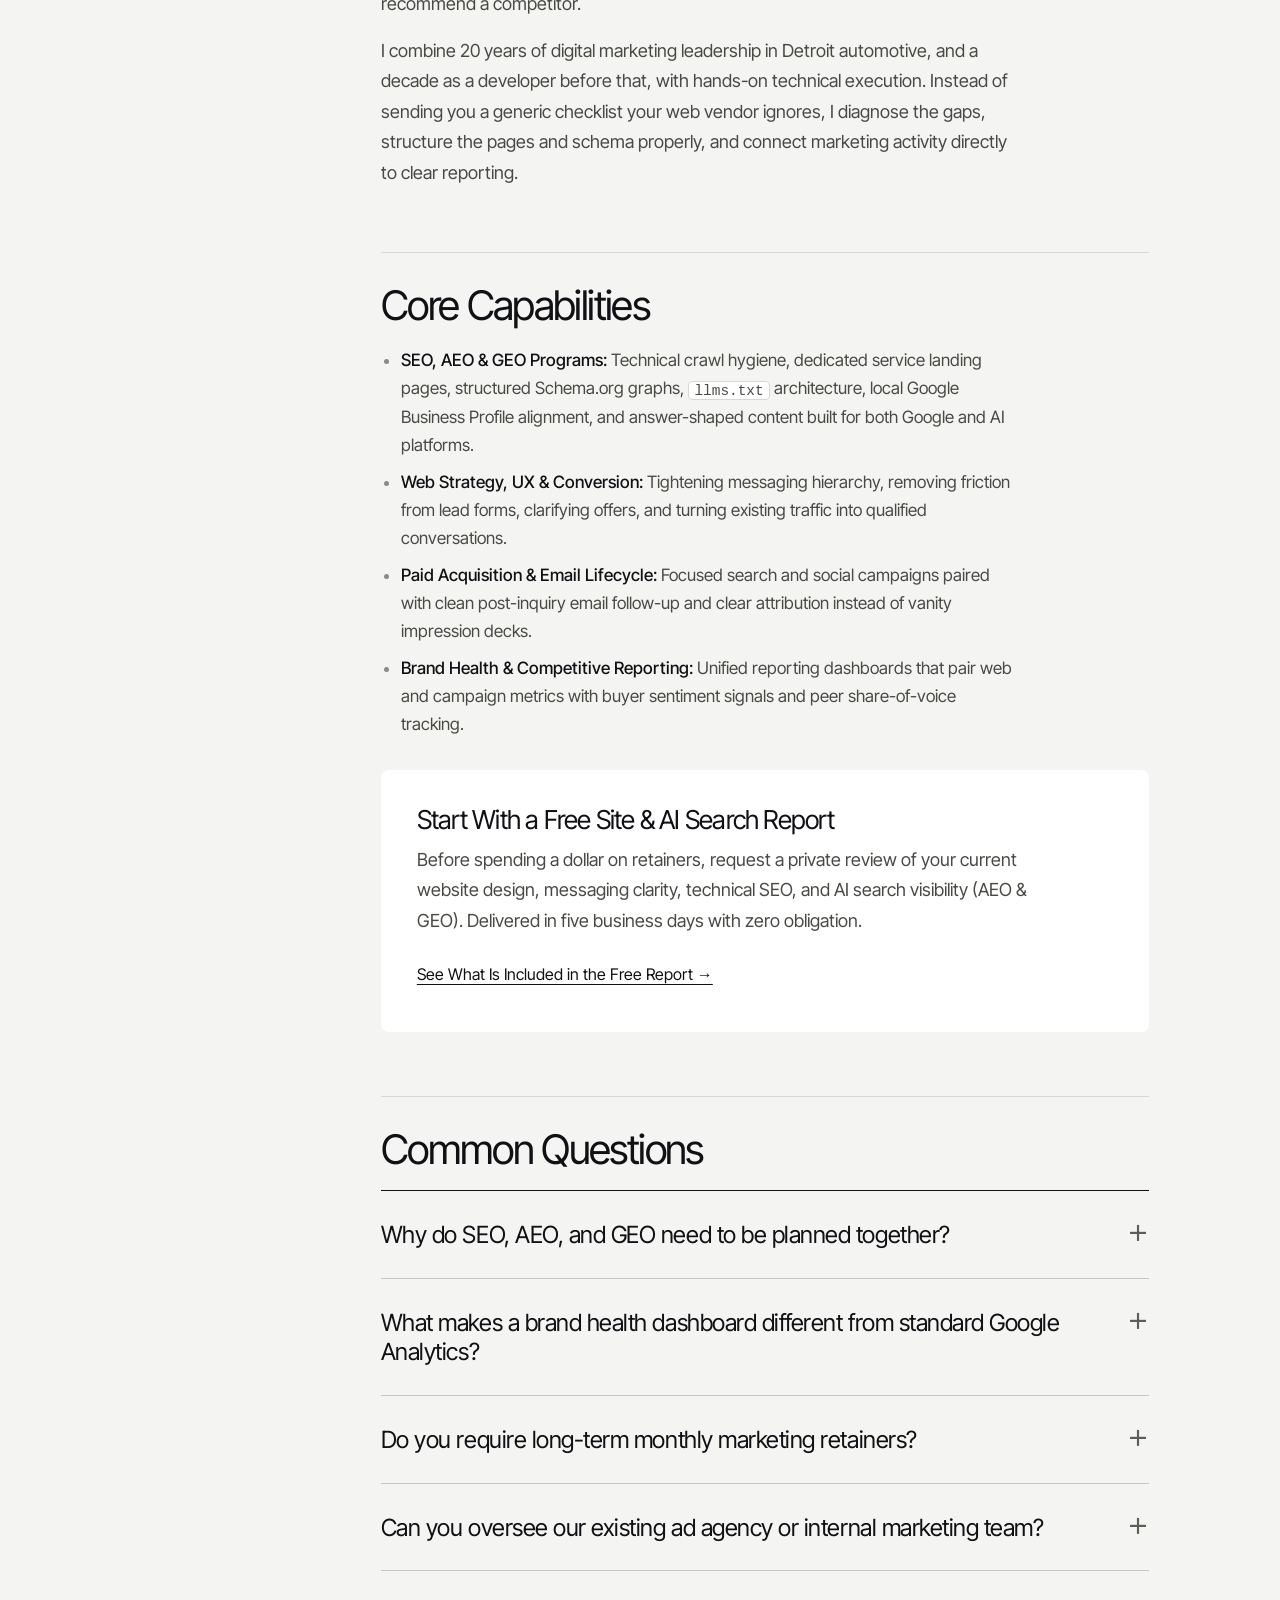
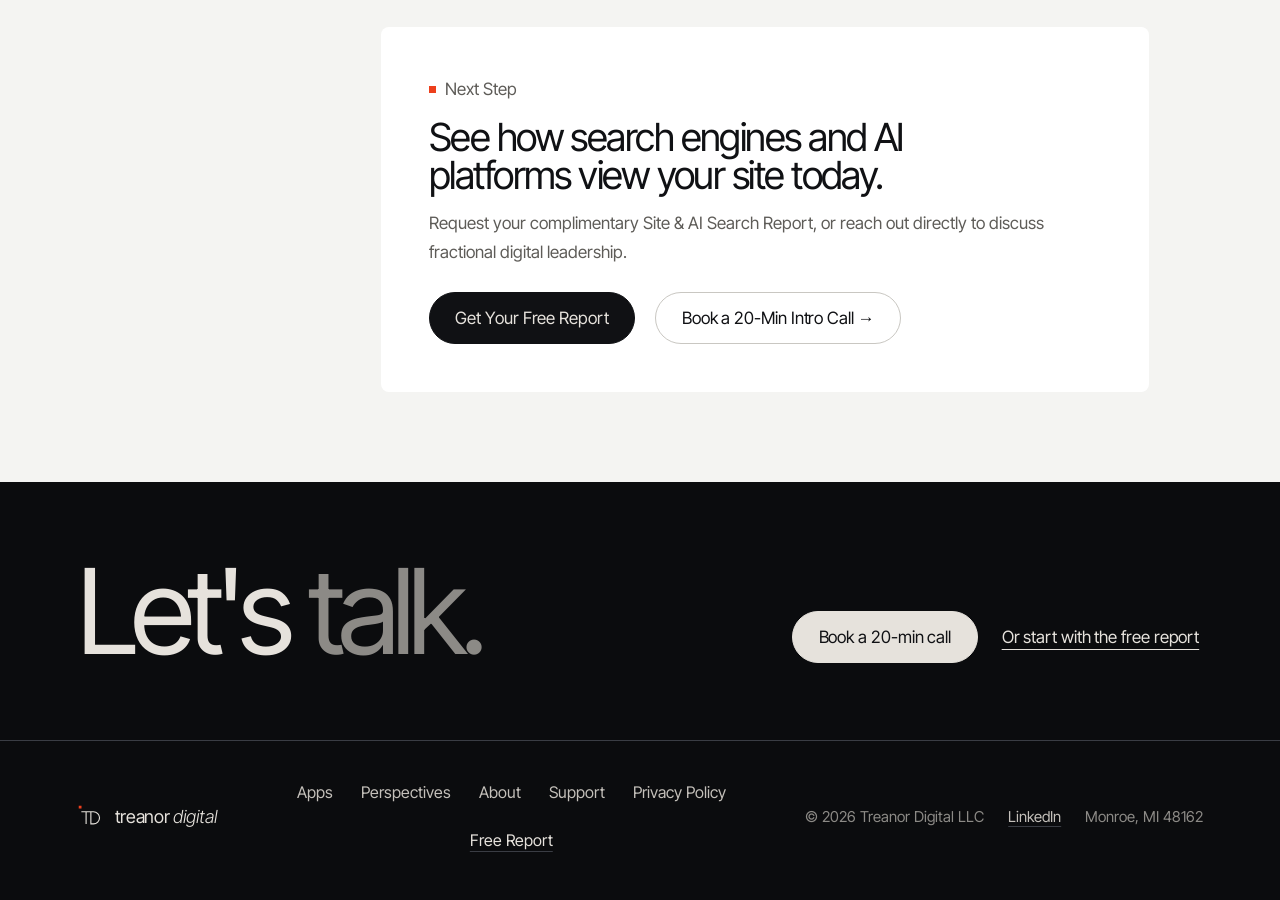
<file: services/digital-marketing/index.html>
<!DOCTYPE html>
<html lang="en">
<head>
  <meta charset="UTF-8" />
  <meta name="viewport" content="width=device-width, initial-scale=1.0" />
  <title>Digital Marketing &amp; SEO/AEO/GEO, Monroe MI | Treanor Digital</title>
  <meta name="description" content="Digital marketing, SEO, AEO, GEO (AI search visibility), and brand intelligence reporting from Kevin Treanor in Monroe, MI. Start with a free report." />
  <link rel="canonical" href="https://www.treanordigital.com/services/digital-marketing/" />
  <link rel="icon" href="../../favicon.ico" sizes="any" />
  <link rel="icon" type="image/svg+xml" href="../../favicon.svg" />
  <link rel="icon" type="image/png" sizes="32x32" href="../../favicon-32x32.png" />
  <link rel="apple-touch-icon" sizes="180x180" href="../../apple-touch-icon.png" />

  <!-- Open Graph -->
  <meta property="og:type" content="website" />
  <meta property="og:site_name" content="Treanor Digital" />
  <meta property="og:url" content="https://www.treanordigital.com/services/digital-marketing/" />
  <meta property="og:title" content="Digital Marketing &amp; SEO/AEO/GEO Consulting | Treanor Digital" />
  <meta property="og:description" content="Connect search visibility, AI answer engines, web conversion, and clear marketing reporting under one accountable partner." />
  <meta property="og:image" content="https://www.treanordigital.com/og-treanor-digital.jpg" />
  <meta property="og:image:width" content="1200" />
  <meta property="og:image:height" content="630" />
  <meta property="og:image:alt" content="Treanor Digital. Agency-grade work, without the agency." />

  <!-- Twitter Card -->
  <meta name="twitter:card" content="summary_large_image" />
  <meta name="twitter:title" content="Digital Marketing &amp; SEO/AEO/GEO Consulting | Treanor Digital" />
  <meta name="twitter:description" content="SEO, AEO, GEO, paid acquisition, and executive brand reporting from Kevin Treanor in Monroe, MI." />
  <meta name="twitter:image" content="https://www.treanordigital.com/og-treanor-digital.jpg" />

  <!-- Self-Hosted Hero Font Preload -->
  <link rel="preload" href="../../assets/fonts/inter-tight-var.woff2" as="font" type="font/woff2" crossorigin />

  <link rel="stylesheet" href="../../assets/style.css" />

  <!-- Structured Data: Service + FAQPage + BreadcrumbList -->
  <script type="application/ld+json">
  {
    "@context": "https://schema.org",
    "@graph": [
      {
        "@type": "Service",
        "@id": "https://www.treanordigital.com/services/digital-marketing/#service",
        "name": "Digital Marketing & Brand Intelligence",
        "serviceType": "Digital Marketing, SEO, AEO, GEO, and Brand Analytics",
        "url": "https://www.treanordigital.com/services/digital-marketing/",
        "description": "Web strategy, conversion optimization, SEO, AEO and GEO (AI search visibility), paid search and email lifecycle programs, and executive brand health dashboards.",
        "provider": {
          "@type": "Organization",
          "@id": "https://www.treanordigital.com/#org",
          "name": "Treanor Digital LLC",
          "url": "https://www.treanordigital.com/"
        },
        "areaServed": [
          { "@type": "AdministrativeArea", "name": "Monroe County, Michigan" },
          { "@type": "State", "name": "Michigan" },
          { "@type": "Country", "name": "United States" }
        ]
      },
      {
        "@type": "BreadcrumbList",
        "itemListElement": [
          { "@type": "ListItem", "position": 1, "name": "Home", "item": "https://www.treanordigital.com/" },
          { "@type": "ListItem", "position": 2, "name": "Digital Marketing & Brand Intelligence", "item": "https://www.treanordigital.com/services/digital-marketing/" }
        ]
      },
      {
        "@type": "FAQPage",
        "mainEntity": [
          {
            "@type": "Question",
            "name": "Why do SEO, AEO, and GEO need to be planned together?",
            "acceptedAnswer": {
              "@type": "Answer",
              "text": "Buyers now split research across Google search results, AI Overviews, ChatGPT, Claude, and Perplexity. Clean site architecture, direct answer-shaped copy, and consistent schema strengthen traditional rankings and AI citations at the same time."
            }
          },
          {
            "@type": "Question",
            "name": "What makes a brand health dashboard different from standard Google Analytics?",
            "acceptedAnswer": {
              "@type": "Answer",
              "text": "Standard analytics only shows clicks and traffic counts. A brand health dashboard pairs channel performance with buyer sentiment trends and competitor benchmarks so leadership can see why demand moves and where to adjust spend."
            }
          },
          {
            "@type": "Question",
            "name": "Do you require long-term monthly marketing retainers?",
            "acceptedAnswer": {
              "@type": "Answer",
              "text": "No. You can start with a Free Site & AI Search Report, run a fixed-scope project to fix technical search and conversion gaps, or engage me on a flexible monthly fractional cadence you can pause or cancel anytime."
            }
          },
          {
            "@type": "Question",
            "name": "Can you oversee our existing ad agency or internal marketing team?",
            "acceptedAnswer": {
              "@type": "Answer",
              "text": "Yes. Fractional advisory engagements often focus on keeping external vendors accountable, validating reporting metrics, and setting clear quarterly priorities for internal coordinators."
            }
          }
        ]
      }
    ]
  }
  </script>
</head>
<body>
  <a href="#main-content" class="skip-link visually-hidden">Skip to main content</a>

  <header class="site-header">
    <div class="container header-inner">
      <a href="../../" class="brand-link" aria-label="Treanor Digital Home">
        <svg class="td-mark brand-mark" width="30" height="30" viewBox="0 0 30 30" aria-hidden="true">
          <rect class="td-mark-square" x="2" y="2" width="3.2" height="3.2"/>
          <path class="td-mark-letters" pathLength="100" d="M5 9h11M10.5 9v14M16 9h3a7 7 0 0 1 0 14h-3z"/>
        </svg>
        <span class="brand-wordmark">treanor <span>digital</span></span>
      </a>

      <nav class="site-nav" aria-label="Primary">
        <button
          type="button"
          class="menu-button"
          popovertarget="site-menu"
          popovertargetaction="toggle"
          aria-controls="site-menu"
        >
          <svg width="16" height="12" viewBox="0 0 16 12" fill="none" aria-hidden="true">
            <line x1="0" y1="1" x2="16" y2="1" stroke="currentColor" stroke-width="1.25"/>
            <line x1="0" y1="6" x2="16" y2="6" stroke="currentColor" stroke-width="1.25"/>
            <line x1="0" y1="11" x2="16" y2="11" stroke="currentColor" stroke-width="1.25"/>
          </svg>
          <span>Menu</span>
        </button>

        <ul id="site-menu" class="site-menu" popover="auto">
          <li><a href="../../#services" aria-current="page">Services</a></li>
          <li><a href="../../apps/ase-prep/">Apps</a></li>
          <li><a href="../../perspectives/">Perspectives</a></li>
          <li><a href="../../about/">About</a></li>
          <li><a href="../../seo-aeo-geo-audit/" class="nav-inquire">Free Report</a></li>
        </ul>
      </nav>
    </div>
    <div class="scroll-progress" aria-hidden="true"></div>
  </header>

  <main>
    <section class="band-noir subpage-hero has-strip">
      <div class="container">
        <div class="subpage-crumb">
          <a href="../../#services">&larr; Back to Services</a>
        </div>
        <p class="eyebrow">Service · Search Visibility &amp; Growth Intelligence</p>
        <h1 id="main-content" tabindex="-1">Digital Marketing &amp; <em>Brand Intelligence.</em></h1>
        <p class="lead" style="margin-top:1.25rem; margin-bottom:0;">
          Modern SEO, AEO, and GEO paired with clear conversion strategy and executive brand reporting, led directly by Kevin Treanor in Monroe, Michigan.
        </p>
        <div class="subpage-meta">
          <span>Core Focus: SEO · AEO · GEO</span>
          <span>Reporting: Telemetry + Sentiment</span>
          <span>Entry: Free Site &amp; AI Search Report</span>
        </div>
      </div>
      <figure class="service-strip">
        <picture>
          <source type="image/webp" srcset="../../assets/images/service-digital-marketing-1200.webp 1200w, ../../assets/images/service-digital-marketing-2400.webp 2400w" sizes="100vw" />
          <img src="../../assets/images/service-digital-marketing-1200.jpg" alt="Website performance analytics dashboard on a laptop screen" width="1200" height="800" decoding="async" style="object-position:50% 28%" />
        </picture>
        <figcaption>Photo: Luke Chesser on Unsplash</figcaption>
      </figure>
    </section>

    <section class="band-chalk section">
      <div class="container prose-layout">
        <aside class="toc-rail" aria-label="On this page">
          <p class="toc-label">On this page</p>
          <ol class="toc-list">
            <li><a href="#visibility">How buyers find you now</a></li>
            <li><a href="#deliverables">Core capabilities</a></li>
            <li><a href="#audit">Start with evidence</a></li>
            <li><a href="#faq">Common questions</a></li>
          </ol>
        </aside>

        <article class="prose-body">
          <h2 id="visibility">Search Visibility Has Changed. Most Websites Have Not.</h2>
          <p>
            Ranking in Google still matters, yet a growing share of buyers now ask ChatGPT, Claude, Perplexity, or Google AI Overviews for recommendations before ever clicking a website. If your services are buried on one vague page, your structured data is thin, or your online profiles contradict each other, answer engines simply recommend a competitor.
          </p>
          <p>
            I combine 20 years of digital marketing leadership in Detroit automotive, and a decade as a developer before that, with hands-on technical execution. Instead of sending you a generic checklist your web vendor ignores, I diagnose the gaps, structure the pages and schema properly, and connect marketing activity directly to clear reporting.
          </p>

          <h2 id="deliverables">Core Capabilities</h2>
          <ul>
            <li><strong>SEO, AEO &amp; GEO Programs:</strong> Technical crawl hygiene, dedicated service landing pages, structured Schema.org graphs, <code>llms.txt</code> architecture, local Google Business Profile alignment, and answer-shaped content built for both Google and AI platforms.</li>
            <li><strong>Web Strategy, UX &amp; Conversion:</strong> Tightening messaging hierarchy, removing friction from lead forms, clarifying offers, and turning existing traffic into qualified conversations.</li>
            <li><strong>Paid Acquisition &amp; Email Lifecycle:</strong> Focused search and social campaigns paired with clean post-inquiry email follow-up and clear attribution instead of vanity impression decks.</li>
            <li><strong>Brand Health &amp; Competitive Reporting:</strong> Unified reporting dashboards that pair web and campaign metrics with buyer sentiment signals and peer share-of-voice tracking.</li>
          </ul>

          <div class="takeaway-box" id="audit">
            <h3>Start With a Free Site &amp; AI Search Report</h3>
            <p>
              Before spending a dollar on retainers, request a private review of your current website design, messaging clarity, technical SEO, and AI search visibility (AEO &amp; GEO). Delivered in five business days with zero obligation.
            </p>
            <p style="margin-top:0.85rem;">
              <a href="../../seo-aeo-geo-audit/" class="link-cta">See What Is Included in the Free Report &rarr;</a>
            </p>
          </div>

          <h2 id="faq">Common Questions</h2>
          <div class="faq-accordion">
            <details>
              <summary>Why do SEO, AEO, and GEO need to be planned together?</summary>
              <div class="faq-answer">
                <p>Buyers now split research across Google search results, AI Overviews, ChatGPT, Claude, and Perplexity. Clean site architecture, direct answer-shaped copy, and consistent schema strengthen traditional rankings and AI citations at the same time.</p>
              </div>
            </details>
            <details>
              <summary>What makes a brand health dashboard different from standard Google Analytics?</summary>
              <div class="faq-answer">
                <p>Standard analytics only shows clicks and traffic counts. A brand health dashboard pairs channel performance with buyer sentiment trends and competitor benchmarks so leadership can see why demand moves and where to adjust spend.</p>
              </div>
            </details>
            <details>
              <summary>Do you require long-term monthly marketing retainers?</summary>
              <div class="faq-answer">
                <p>No. You can start with a Free Site &amp; AI Search Report, run a fixed-scope project to fix technical search and conversion gaps, or engage me on a flexible monthly fractional cadence you can pause or cancel anytime.</p>
              </div>
            </details>
            <details>
              <summary>Can you oversee our existing ad agency or internal marketing team?</summary>
              <div class="faq-answer">
                <p>Yes. Fractional advisory engagements often focus on keeping external vendors accountable, validating reporting metrics, and setting clear quarterly priorities for internal coordinators.</p>
              </div>
            </details>
          </div>

          <div class="author-card">
            <p class="author-card-role">Next Step</p>
            <h2>See how search engines and AI platforms view your site today.</h2>
            <p>
              Request your complimentary Site &amp; AI Search Report, or reach out directly to discuss fractional digital leadership.
            </p>
            <div class="btn-row" style="margin-top:0.75rem;">
              <a href="../../seo-aeo-geo-audit/" class="btn btn-primary">Get Your Free Report</a>
              <a href="https://calendar.app.google/w92oda354qmZFzJM7" target="_blank" rel="noopener noreferrer" class="btn btn-secondary">Book a 20-Min Intro Call &rarr;</a>
            </div>
          </div>
        </article>
      </div>
    </section>
  </main>

  <footer class="band-noir site-footer">
    <div class="container footer-sign">
      <p class="display-word" aria-hidden="true">Let's <em>talk.</em></p>
      <div class="btn-row">
        <a href="https://calendar.app.google/w92oda354qmZFzJM7" target="_blank" rel="noopener noreferrer" class="btn btn-primary">Book a 20-min call</a>
        <a href="../../seo-aeo-geo-audit/" class="btn btn-text">Or start with the free report</a>
      </div>
    </div>
    <div class="container footer-inner">
      <a href="../../" class="brand-link footer-brand" aria-label="Treanor Digital Home">
        <svg class="td-mark brand-mark" width="26" height="26" viewBox="0 0 30 30" aria-hidden="true">
          <rect class="td-mark-square" x="2" y="2" width="3.2" height="3.2"/>
          <path class="td-mark-letters" pathLength="100" d="M5 9h11M10.5 9v14M16 9h3a7 7 0 0 1 0 14h-3z"/>
        </svg>
        <span class="brand-wordmark">treanor <span>digital</span></span>
      </a>

      <nav class="footer-nav" aria-label="Footer">
        <a href="../../apps/ase-prep/">Apps</a>
        <a href="../../perspectives/">Perspectives</a>
        <a href="../../about/">About</a>
        <a href="../../support/">Support</a>
        <a href="../../privacy/">Privacy Policy</a>
        <a href="../../seo-aeo-geo-audit/" class="footer-cta">Free Report</a>
      </nav>

      <div class="footer-meta">
        <span>&copy; <span id="year">2026</span> Treanor Digital LLC</span>
        <a href="https://www.linkedin.com/in/kevin-m-treanor/" target="_blank" rel="noopener noreferrer me">LinkedIn</a>
        <span>Monroe, MI 48162</span>
      </div>
    </div>
  </footer>

  <script src="../../assets/main.js" defer></script>
</body>
</html>
</file>
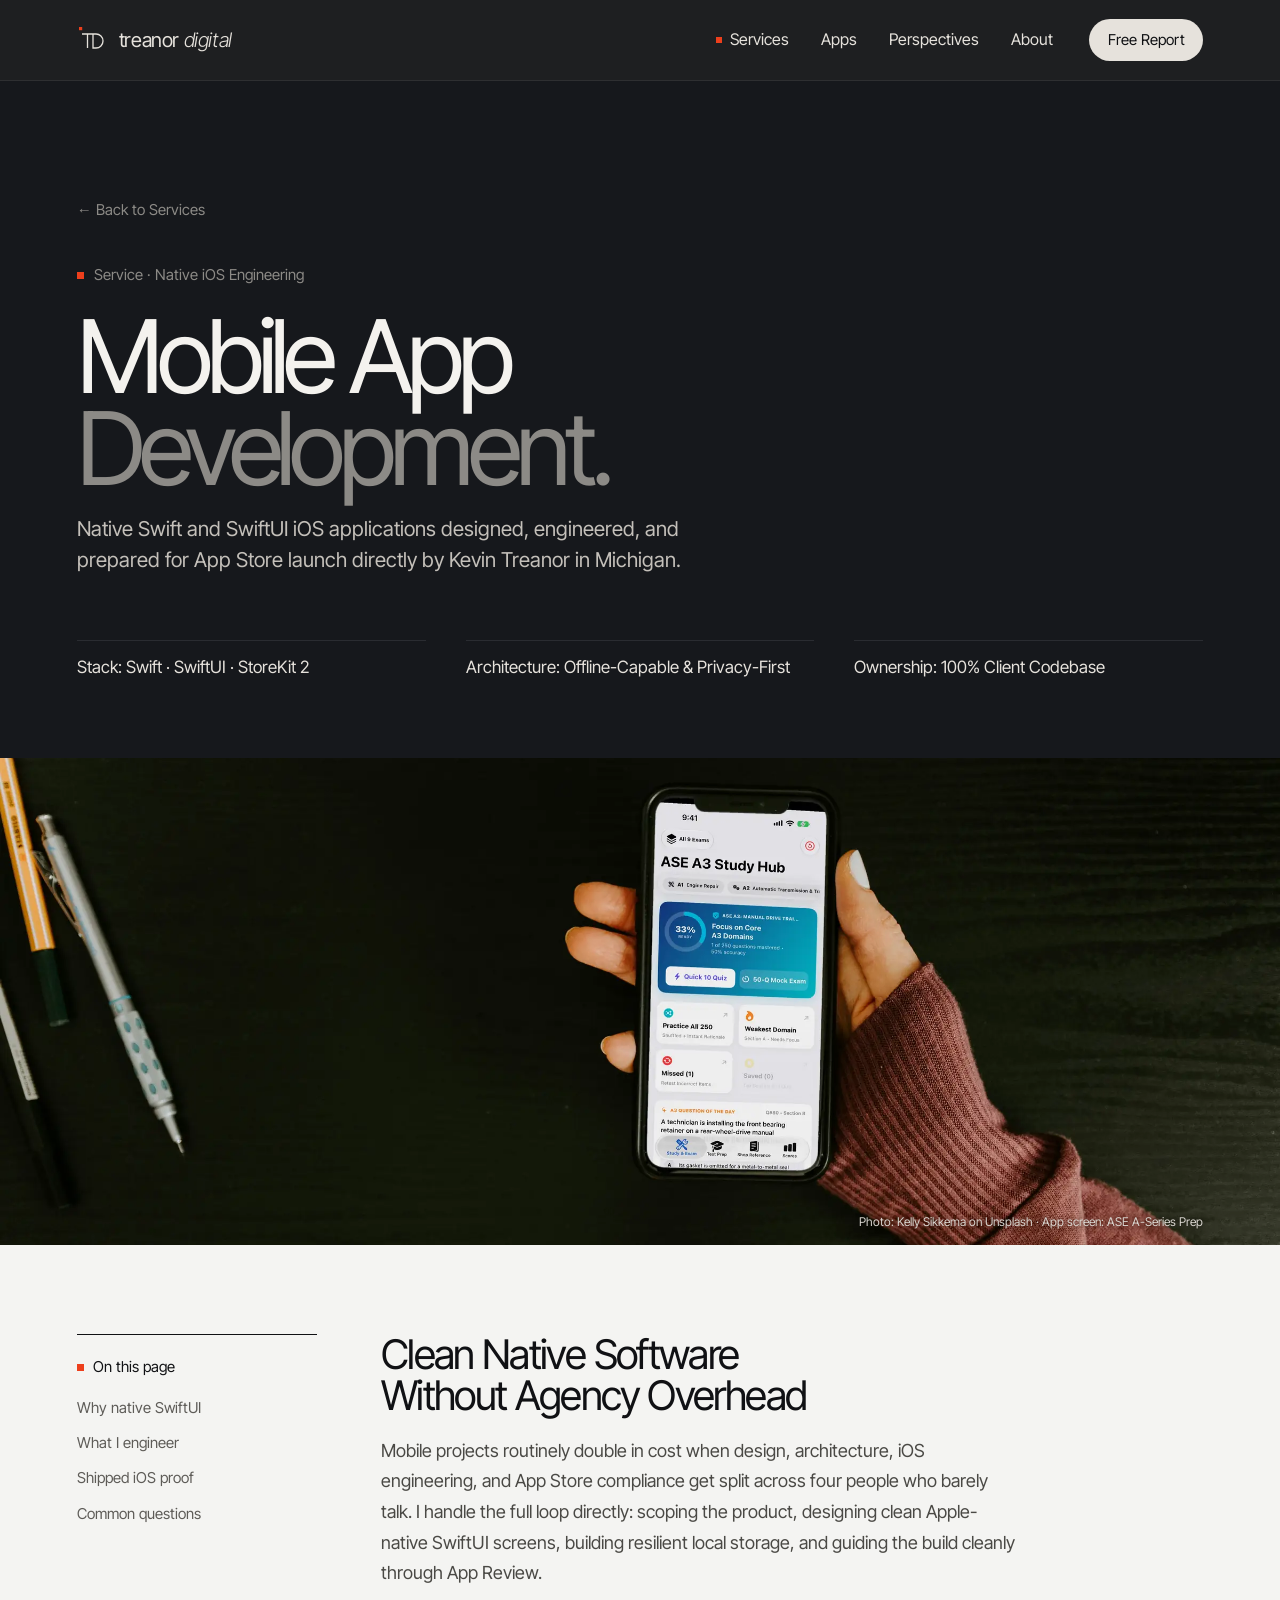
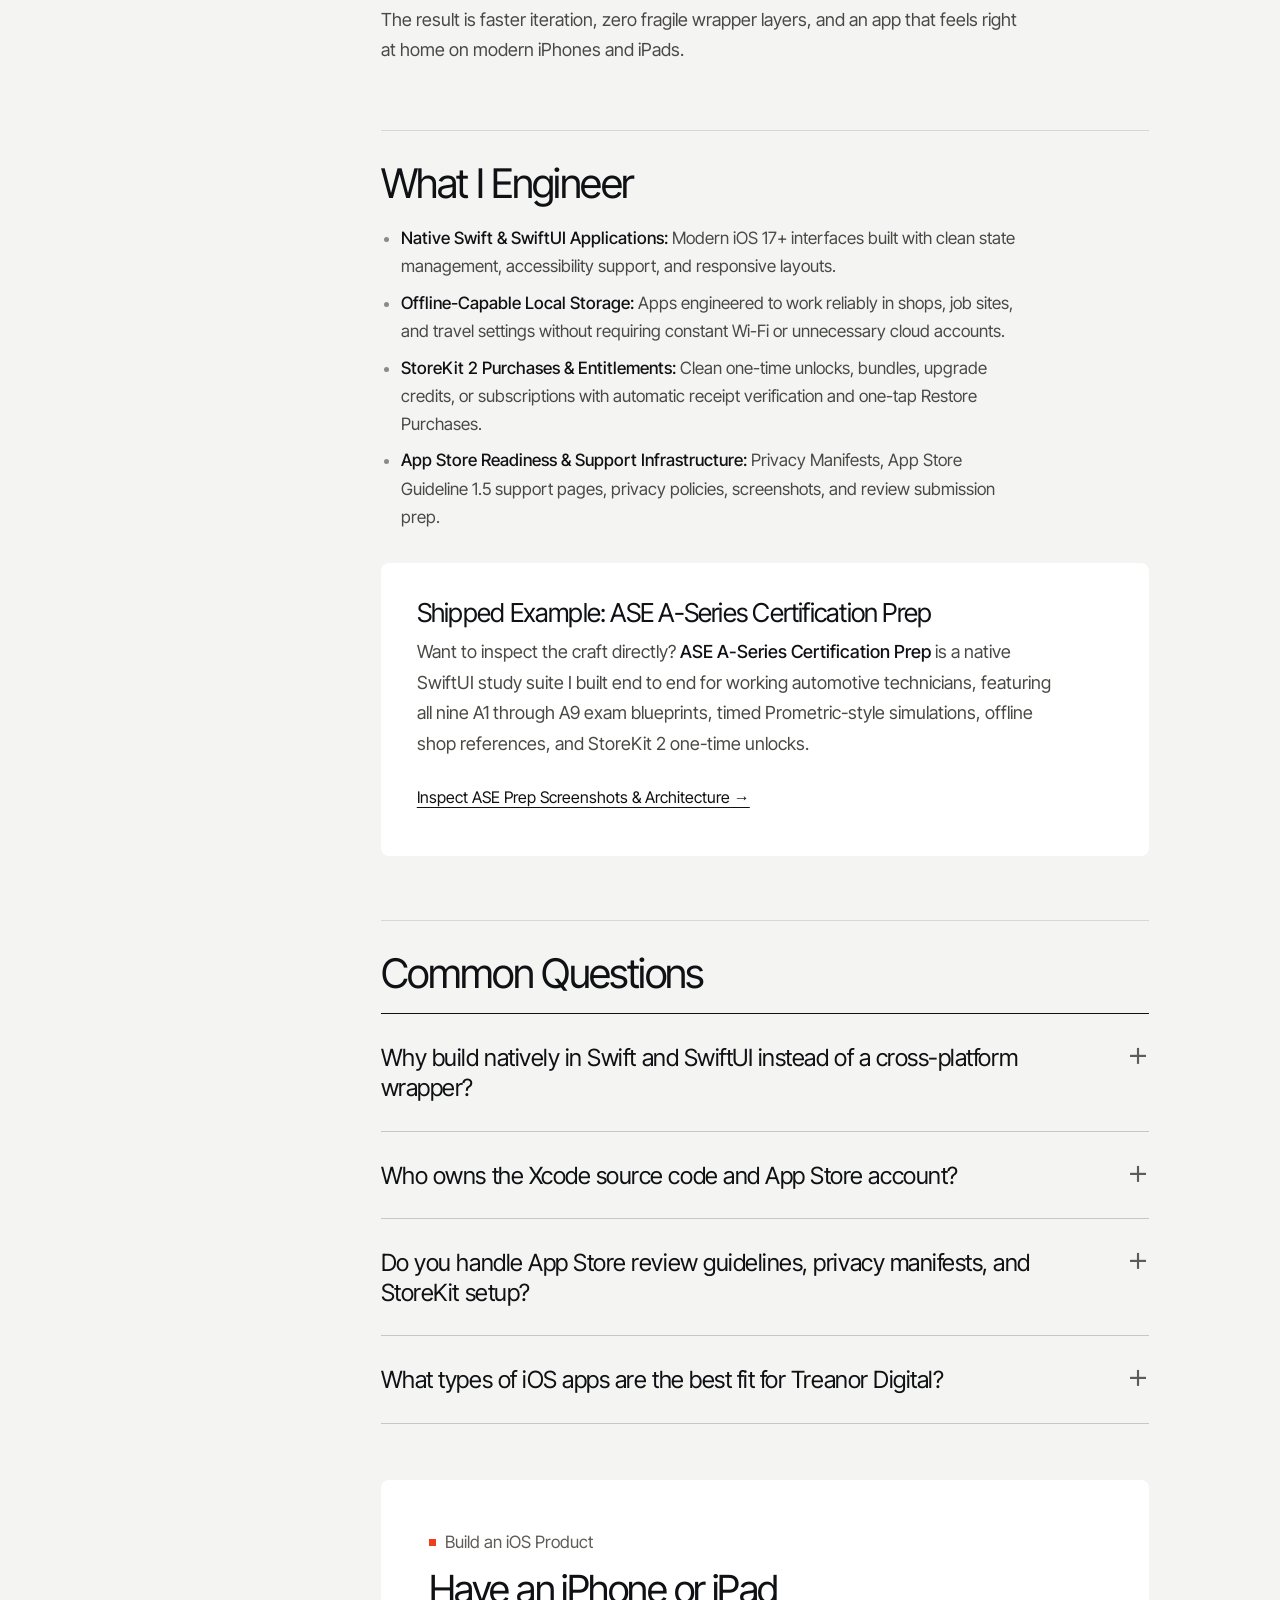
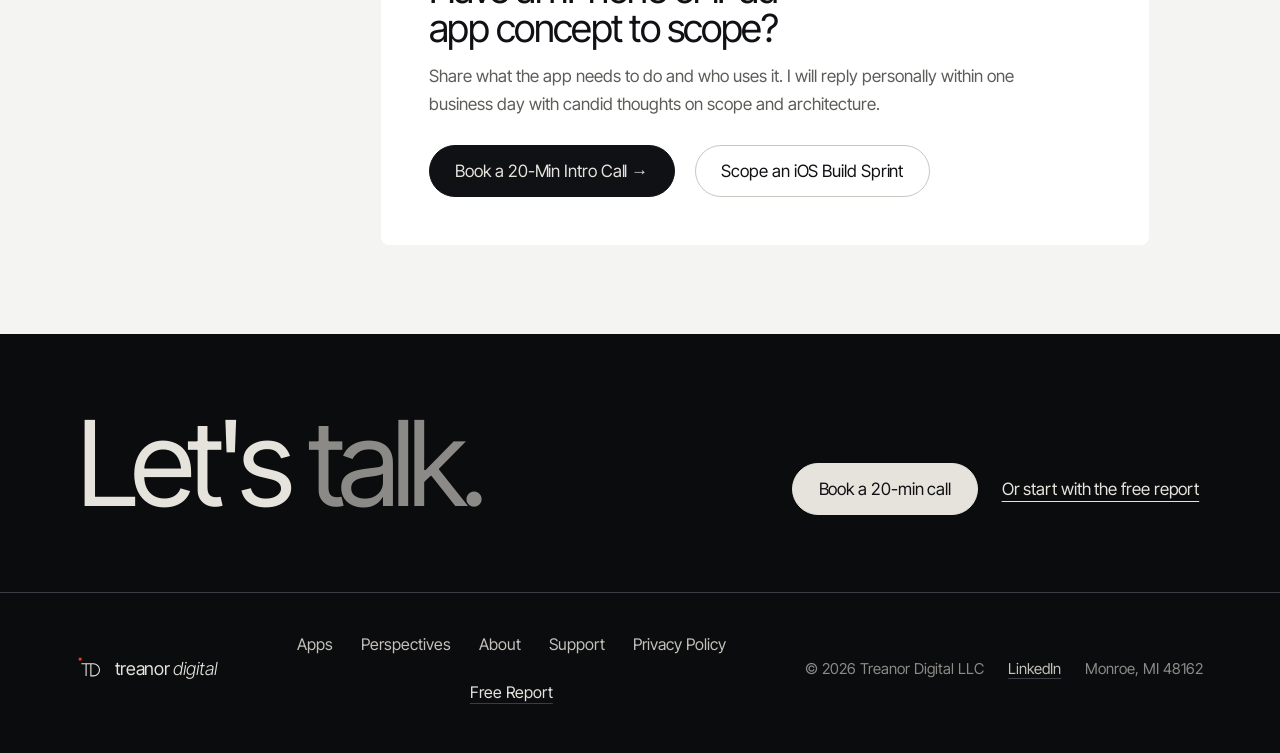
<file: services/ios-app-development/index.html>
<!DOCTYPE html>
<html lang="en">
<head>
  <meta charset="UTF-8" />
  <meta name="viewport" content="width=device-width, initial-scale=1.0" />
  <title>Native iOS &amp; SwiftUI App Development | Treanor Digital</title>
  <meta name="description" content="Native iOS app design and SwiftUI engineering by Kevin Treanor in Michigan. Offline storage, StoreKit 2 purchases, and App Store delivery with full ownership." />
  <link rel="canonical" href="https://www.treanordigital.com/services/ios-app-development/" />
  <link rel="icon" href="../../favicon.ico" sizes="any" />
  <link rel="icon" type="image/svg+xml" href="../../favicon.svg" />
  <link rel="icon" type="image/png" sizes="32x32" href="../../favicon-32x32.png" />
  <link rel="apple-touch-icon" sizes="180x180" href="../../apple-touch-icon.png" />

  <!-- Open Graph -->
  <meta property="og:type" content="website" />
  <meta property="og:site_name" content="Treanor Digital" />
  <meta property="og:url" content="https://www.treanordigital.com/services/ios-app-development/" />
  <meta property="og:title" content="Native iOS &amp; SwiftUI App Development | Treanor Digital" />
  <meta property="og:description" content="From product architecture to App Store submission: native Swift and SwiftUI apps engineered for real daily use." />
  <meta property="og:image" content="https://www.treanordigital.com/assets/images/ase-prep-hub.png" />

  <!-- Twitter Card -->
  <meta name="twitter:card" content="summary_large_image" />
  <meta name="twitter:title" content="Native iOS &amp; SwiftUI App Development | Treanor Digital" />
  <meta name="twitter:description" content="Swift, SwiftUI, StoreKit 2, and offline-capable iOS engineering led directly by Kevin Treanor." />
  <meta name="twitter:image" content="https://www.treanordigital.com/assets/images/ase-prep-hub.png" />

  <!-- Self-Hosted Hero Font Preload -->
  <link rel="preload" href="../../assets/fonts/inter-tight-var.woff2" as="font" type="font/woff2" crossorigin />

  <link rel="stylesheet" href="../../assets/style.css" />

  <!-- Structured Data: Service + FAQPage + BreadcrumbList -->
  <script type="application/ld+json">
  {
    "@context": "https://schema.org",
    "@graph": [
      {
        "@type": "Service",
        "@id": "https://www.treanordigital.com/services/ios-app-development/#service",
        "name": "Native iOS App Development",
        "serviceType": "iOS Software Engineering and SwiftUI App Development",
        "url": "https://www.treanordigital.com/services/ios-app-development/",
        "description": "End-to-end native iOS application architecture, SwiftUI interface design, StoreKit 2 purchases, offline-capable local storage, and App Store review readiness.",
        "provider": {
          "@type": "Organization",
          "@id": "https://www.treanordigital.com/#org",
          "name": "Treanor Digital LLC",
          "url": "https://www.treanordigital.com/"
        },
        "areaServed": [
          { "@type": "State", "name": "Michigan" },
          { "@type": "Country", "name": "United States" }
        ]
      },
      {
        "@type": "BreadcrumbList",
        "itemListElement": [
          { "@type": "ListItem", "position": 1, "name": "Home", "item": "https://www.treanordigital.com/" },
          { "@type": "ListItem", "position": 2, "name": "Native iOS App Development", "item": "https://www.treanordigital.com/services/ios-app-development/" }
        ]
      },
      {
        "@type": "FAQPage",
        "mainEntity": [
          {
            "@type": "Question",
            "name": "Why build natively in Swift and SwiftUI instead of a cross-platform wrapper?",
            "acceptedAnswer": {
              "@type": "Answer",
              "text": "Native SwiftUI apps feel immediately responsive on iPhone and iPad, adopt Apple platform capabilities cleanly, carry far fewer third-party dependency breaks during OS updates, and pass App Store review more predictably."
            }
          },
          {
            "@type": "Question",
            "name": "Who owns the Xcode source code and App Store account?",
            "acceptedAnswer": {
              "@type": "Answer",
              "text": "You do. Every project ships in your Git repository and publishes under your Apple Developer account so you retain 100% ownership of the codebase, signing certificates, and customer relationship."
            }
          },
          {
            "@type": "Question",
            "name": "Do you handle App Store review guidelines, privacy manifests, and StoreKit setup?",
            "acceptedAnswer": {
              "@type": "Answer",
              "text": "Yes. I handle StoreKit 2 product configuration, purchase restoration flows, Apple Privacy Manifests, support page setup, and App Review submission notes so launches do not stall in review."
            }
          },
          {
            "@type": "Question",
            "name": "What types of iOS apps are the best fit for Treanor Digital?",
            "acceptedAnswer": {
              "@type": "Answer",
              "text": "Focused utility apps, field-service and trade tools, exam prep and training apps, and companion mobile experiences where fast offline reliability and clean Apple design matter more than bloated social features."
            }
          }
        ]
      }
    ]
  }
  </script>
</head>
<body>
  <a href="#main-content" class="skip-link visually-hidden">Skip to main content</a>

  <header class="site-header">
    <div class="container header-inner">
      <a href="../../" class="brand-link" aria-label="Treanor Digital Home">
        <svg class="td-mark brand-mark" width="30" height="30" viewBox="0 0 30 30" aria-hidden="true">
          <rect class="td-mark-square" x="2" y="2" width="3.2" height="3.2"/>
          <path class="td-mark-letters" pathLength="100" d="M5 9h11M10.5 9v14M16 9h3a7 7 0 0 1 0 14h-3z"/>
        </svg>
        <span class="brand-wordmark">treanor <span>digital</span></span>
      </a>

      <nav class="site-nav" aria-label="Primary">
        <button
          type="button"
          class="menu-button"
          popovertarget="site-menu"
          popovertargetaction="toggle"
          aria-controls="site-menu"
        >
          <svg width="16" height="12" viewBox="0 0 16 12" fill="none" aria-hidden="true">
            <line x1="0" y1="1" x2="16" y2="1" stroke="currentColor" stroke-width="1.25"/>
            <line x1="0" y1="6" x2="16" y2="6" stroke="currentColor" stroke-width="1.25"/>
            <line x1="0" y1="11" x2="16" y2="11" stroke="currentColor" stroke-width="1.25"/>
          </svg>
          <span>Menu</span>
        </button>

        <ul id="site-menu" class="site-menu" popover="auto">
          <li><a href="../../#services" aria-current="page">Services</a></li>
          <li><a href="../../apps/ase-prep/">Apps</a></li>
          <li><a href="../../perspectives/">Perspectives</a></li>
          <li><a href="../../about/">About</a></li>
          <li><a href="../../seo-aeo-geo-audit/" class="nav-inquire">Free Report</a></li>
        </ul>
      </nav>
    </div>
    <div class="scroll-progress" aria-hidden="true"></div>
  </header>

  <main>
    <section class="band-noir subpage-hero has-strip">
      <div class="container">
        <div class="subpage-crumb">
          <a href="../../#services">&larr; Back to Services</a>
        </div>
        <p class="eyebrow">Service · Native iOS Engineering</p>
        <h1 id="main-content" tabindex="-1">Mobile App <em>Development.</em></h1>
        <p class="lead" style="margin-top:1.25rem; margin-bottom:0;">
          Native Swift and SwiftUI iOS applications designed, engineered, and prepared for App Store launch directly by Kevin Treanor in Michigan.
        </p>
        <div class="subpage-meta">
          <span>Stack: Swift · SwiftUI · StoreKit 2</span>
          <span>Architecture: Offline-Capable &amp; Privacy-First</span>
          <span>Ownership: 100% Client Codebase</span>
        </div>
      </div>
      <figure class="service-strip">
        <picture>
          <source type="image/webp" srcset="../../assets/images/service-ios-1200.webp 1200w, ../../assets/images/service-ios-2400.webp 2400w" sizes="100vw" />
          <img src="../../assets/images/service-ios-1200.jpg" alt="A hand holding an iPhone showing the ASE A-Series Prep study hub over a dark desk" width="1200" height="800" decoding="async" style="object-position:58% 45%" />
        </picture>
        <figcaption>Photo: Kelly Sikkema on Unsplash · App screen: ASE A-Series Prep</figcaption>
      </figure>
    </section>

    <section class="band-chalk section">
      <div class="container prose-layout">
        <aside class="toc-rail" aria-label="On this page">
          <p class="toc-label">On this page</p>
          <ol class="toc-list">
            <li><a href="#approach">Why native SwiftUI</a></li>
            <li><a href="#capabilities">What I engineer</a></li>
            <li><a href="#proof">Shipped iOS proof</a></li>
            <li><a href="#faq">Common questions</a></li>
          </ol>
        </aside>

        <article class="prose-body">
          <h2 id="approach">Clean Native Software Without Agency Overhead</h2>
          <p>
            Mobile projects routinely double in cost when design, architecture, iOS engineering, and App Store compliance get split across four people who barely talk. I handle the full loop directly: scoping the product, designing clean Apple-native SwiftUI screens, building resilient local storage, and guiding the build cleanly through App Review.
          </p>
          <p>
            The result is faster iteration, zero fragile wrapper layers, and an app that feels right at home on modern iPhones and iPads.
          </p>

          <h2 id="capabilities">What I Engineer</h2>
          <ul>
            <li><strong>Native Swift &amp; SwiftUI Applications:</strong> Modern iOS 17+ interfaces built with clean state management, accessibility support, and responsive layouts.</li>
            <li><strong>Offline-Capable Local Storage:</strong> Apps engineered to work reliably in shops, job sites, and travel settings without requiring constant Wi-Fi or unnecessary cloud accounts.</li>
            <li><strong>StoreKit 2 Purchases &amp; Entitlements:</strong> Clean one-time unlocks, bundles, upgrade credits, or subscriptions with automatic receipt verification and one-tap Restore Purchases.</li>
            <li><strong>App Store Readiness &amp; Support Infrastructure:</strong> Privacy Manifests, App Store Guideline 1.5 support pages, privacy policies, screenshots, and review submission prep.</li>
          </ul>

          <div class="takeaway-box" id="proof">
            <h3>Shipped Example: ASE A-Series Certification Prep</h3>
            <p>
              Want to inspect the craft directly? <strong>ASE A-Series Certification Prep</strong> is a native SwiftUI study suite I built end to end for working automotive technicians, featuring all nine A1 through A9 exam blueprints, timed Prometric-style simulations, offline shop references, and StoreKit 2 one-time unlocks.
            </p>
            <p style="margin-top:0.85rem;">
              <a href="../../apps/ase-prep/" class="link-cta">Inspect ASE Prep Screenshots &amp; Architecture &rarr;</a>
            </p>
          </div>

          <h2 id="faq">Common Questions</h2>
          <div class="faq-accordion">
            <details>
              <summary>Why build natively in Swift and SwiftUI instead of a cross-platform wrapper?</summary>
              <div class="faq-answer">
                <p>Native SwiftUI apps feel immediately responsive on iPhone and iPad, adopt Apple platform capabilities cleanly, carry far fewer third-party dependency breaks during OS updates, and pass App Store review more predictably.</p>
              </div>
            </details>
            <details>
              <summary>Who owns the Xcode source code and App Store account?</summary>
              <div class="faq-answer">
                <p>You do. Every project ships in your Git repository and publishes under your Apple Developer account so you retain 100% ownership of the codebase, signing certificates, and customer relationship.</p>
              </div>
            </details>
            <details>
              <summary>Do you handle App Store review guidelines, privacy manifests, and StoreKit setup?</summary>
              <div class="faq-answer">
                <p>Yes. I handle StoreKit 2 product configuration, purchase restoration flows, Apple Privacy Manifests, support page setup, and App Review submission notes so launches do not stall in review.</p>
              </div>
            </details>
            <details>
              <summary>What types of iOS apps are the best fit for Treanor Digital?</summary>
              <div class="faq-answer">
                <p>Focused utility apps, field-service and trade tools, exam prep and training apps, and companion mobile experiences where fast offline reliability and clean Apple design matter more than bloated social features.</p>
              </div>
            </details>
          </div>

          <div class="author-card">
            <p class="author-card-role">Build an iOS Product</p>
            <h2>Have an iPhone or iPad app concept to scope?</h2>
            <p>
              Share what the app needs to do and who uses it. I will reply personally within one business day with candid thoughts on scope and architecture.
            </p>
            <div class="btn-row" style="margin-top:0.75rem;">
              <a href="https://calendar.app.google/w92oda354qmZFzJM7" target="_blank" rel="noopener noreferrer" class="btn btn-primary">Book a 20-Min Intro Call &rarr;</a>
              <a href="../../#contact" class="btn btn-secondary">Scope an iOS Build Sprint</a>
            </div>
          </div>
        </article>
      </div>
    </section>
  </main>

  <footer class="band-noir site-footer">
    <div class="container footer-sign">
      <p class="display-word" aria-hidden="true">Let's <em>talk.</em></p>
      <div class="btn-row">
        <a href="https://calendar.app.google/w92oda354qmZFzJM7" target="_blank" rel="noopener noreferrer" class="btn btn-primary">Book a 20-min call</a>
        <a href="../../seo-aeo-geo-audit/" class="btn btn-text">Or start with the free report</a>
      </div>
    </div>
    <div class="container footer-inner">
      <a href="../../" class="brand-link footer-brand" aria-label="Treanor Digital Home">
        <svg class="td-mark brand-mark" width="26" height="26" viewBox="0 0 30 30" aria-hidden="true">
          <rect class="td-mark-square" x="2" y="2" width="3.2" height="3.2"/>
          <path class="td-mark-letters" pathLength="100" d="M5 9h11M10.5 9v14M16 9h3a7 7 0 0 1 0 14h-3z"/>
        </svg>
        <span class="brand-wordmark">treanor <span>digital</span></span>
      </a>

      <nav class="footer-nav" aria-label="Footer">
        <a href="../../apps/ase-prep/">Apps</a>
        <a href="../../perspectives/">Perspectives</a>
        <a href="../../about/">About</a>
        <a href="../../support/">Support</a>
        <a href="../../privacy/">Privacy Policy</a>
        <a href="../../seo-aeo-geo-audit/" class="footer-cta">Free Report</a>
      </nav>

      <div class="footer-meta">
        <span>&copy; <span id="year">2026</span> Treanor Digital LLC</span>
        <a href="https://www.linkedin.com/in/kevin-m-treanor/" target="_blank" rel="noopener noreferrer me">LinkedIn</a>
        <span>Monroe, MI 48162</span>
      </div>
    </div>
  </footer>

  <script src="../../assets/main.js" defer></script>
</body>
</html>
</file>
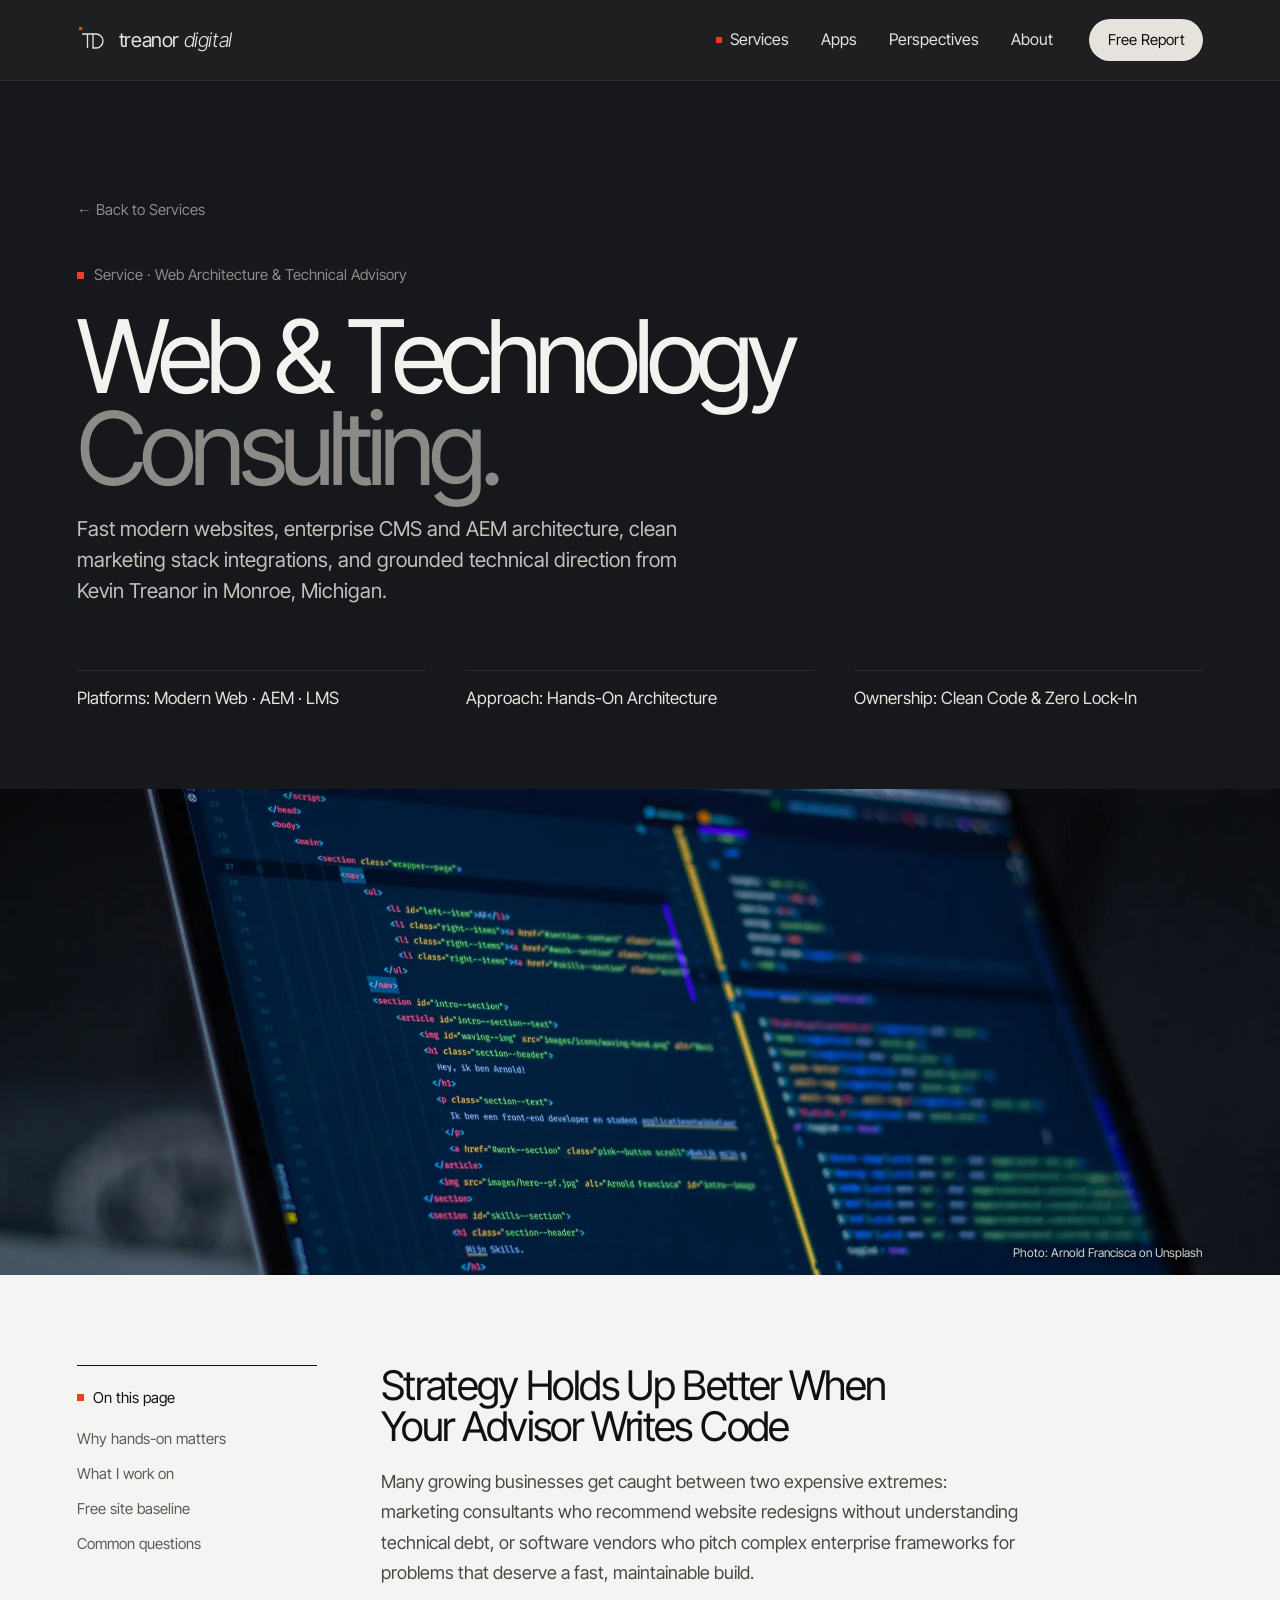
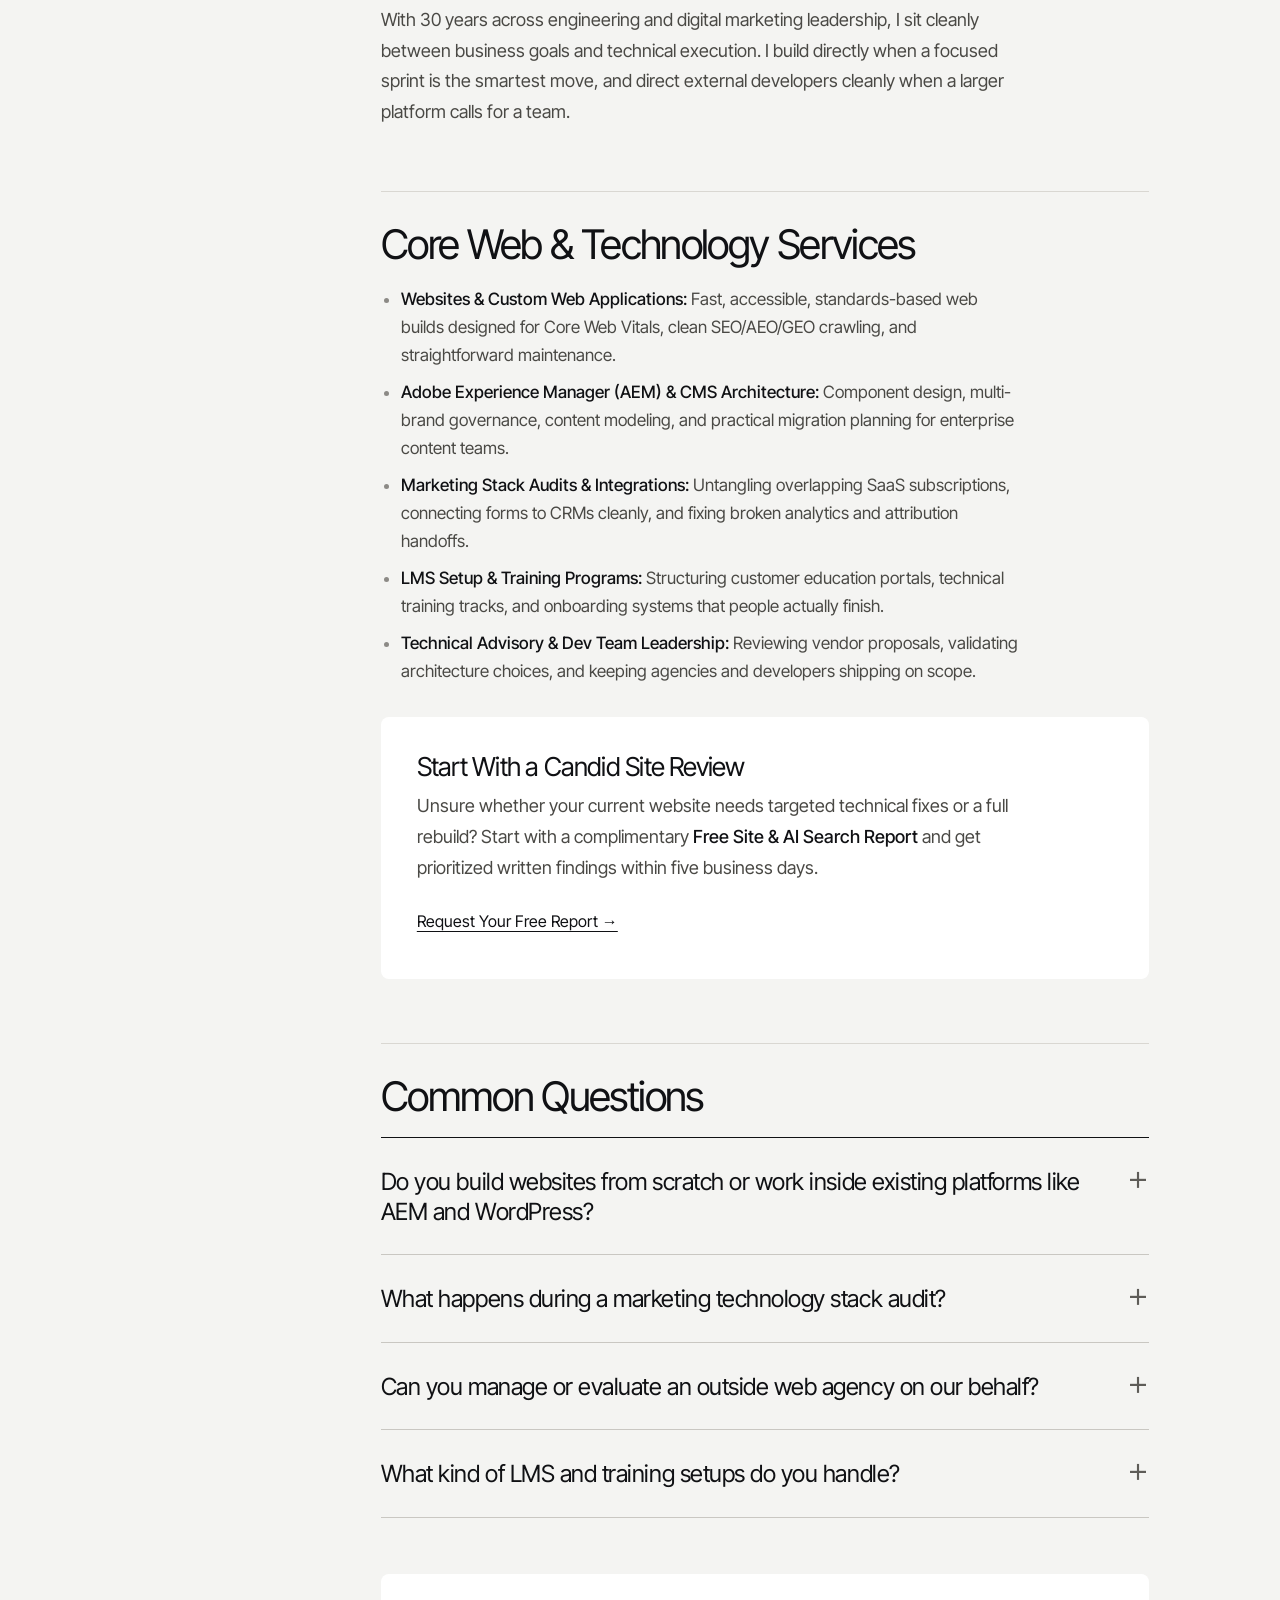
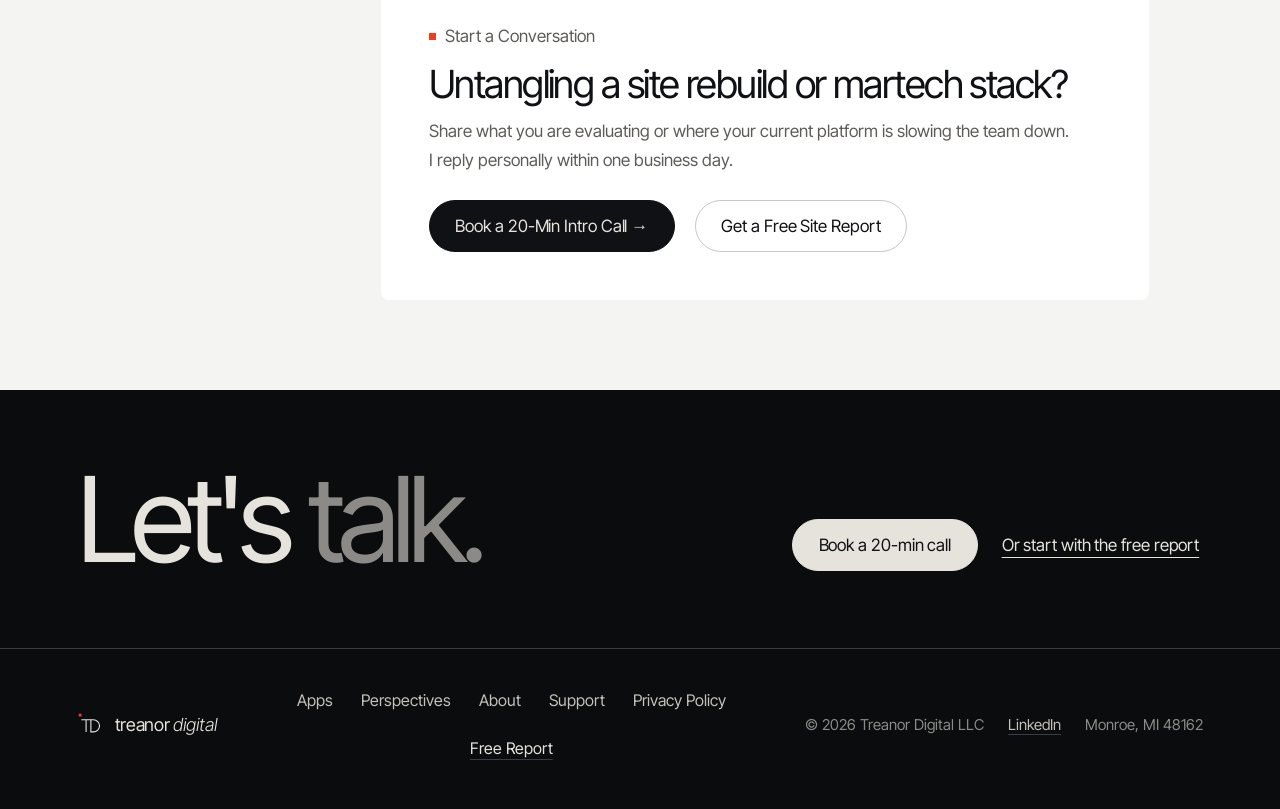
<file: services/web-technology-consulting/index.html>
<!DOCTYPE html>
<html lang="en">
<head>
  <meta charset="UTF-8" />
  <meta name="viewport" content="width=device-width, initial-scale=1.0" />
  <title>Web &amp; Technology Consulting, Monroe MI | Treanor Digital</title>
  <meta name="description" content="Custom web architecture, Adobe Experience Manager (AEM), marketing stack audits, LMS setup, and technical leadership from Kevin Treanor in Monroe, MI." />
  <link rel="canonical" href="https://www.treanordigital.com/services/web-technology-consulting/" />
  <link rel="icon" href="../../favicon.ico" sizes="any" />
  <link rel="icon" type="image/svg+xml" href="../../favicon.svg" />
  <link rel="icon" type="image/png" sizes="32x32" href="../../favicon-32x32.png" />
  <link rel="apple-touch-icon" sizes="180x180" href="../../apple-touch-icon.png" />

  <!-- Open Graph -->
  <meta property="og:type" content="website" />
  <meta property="og:site_name" content="Treanor Digital" />
  <meta property="og:url" content="https://www.treanordigital.com/services/web-technology-consulting/" />
  <meta property="og:title" content="Web &amp; Technology Consulting | Treanor Digital" />
  <meta property="og:description" content="Modern web platforms, AEM and CMS architecture, marketing stack integrations, LMS setup, and hands-on technical direction." />
  <meta property="og:image" content="https://www.treanordigital.com/og-treanor-digital.jpg" />
  <meta property="og:image:width" content="1200" />
  <meta property="og:image:height" content="630" />
  <meta property="og:image:alt" content="Treanor Digital. Agency-grade work, without the agency." />

  <!-- Twitter Card -->
  <meta name="twitter:card" content="summary_large_image" />
  <meta name="twitter:title" content="Web &amp; Technology Consulting | Treanor Digital" />
  <meta name="twitter:description" content="Hands-on web engineering, AEM and CMS architecture, martech audits, and technical team leadership." />
  <meta name="twitter:image" content="https://www.treanordigital.com/og-treanor-digital.jpg" />

  <!-- Self-Hosted Hero Font Preload -->
  <link rel="preload" href="../../assets/fonts/inter-tight-var.woff2" as="font" type="font/woff2" crossorigin />

  <link rel="stylesheet" href="../../assets/style.css" />

  <!-- Structured Data: Service + FAQPage + BreadcrumbList -->
  <script type="application/ld+json">
  {
    "@context": "https://schema.org",
    "@graph": [
      {
        "@type": "Service",
        "@id": "https://www.treanordigital.com/services/web-technology-consulting/#service",
        "name": "Web & Technology Consulting",
        "serviceType": "Web Development, CMS Architecture, and Technical Advisory",
        "url": "https://www.treanordigital.com/services/web-technology-consulting/",
        "description": "Custom websites and web applications, Adobe Experience Manager (AEM) and CMS architecture, marketing technology stack audits, LMS setup, and technical team direction.",
        "provider": {
          "@type": "Organization",
          "@id": "https://www.treanordigital.com/#org",
          "name": "Treanor Digital LLC",
          "url": "https://www.treanordigital.com/"
        },
        "areaServed": [
          { "@type": "State", "name": "Michigan" },
          { "@type": "Country", "name": "United States" }
        ]
      },
      {
        "@type": "BreadcrumbList",
        "itemListElement": [
          { "@type": "ListItem", "position": 1, "name": "Home", "item": "https://www.treanordigital.com/" },
          { "@type": "ListItem", "position": 2, "name": "Web & Technology Consulting", "item": "https://www.treanordigital.com/services/web-technology-consulting/" }
        ]
      },
      {
        "@type": "FAQPage",
        "mainEntity": [
          {
            "@type": "Question",
            "name": "Do you build websites from scratch or work inside existing platforms like AEM and WordPress?",
            "acceptedAnswer": {
              "@type": "Answer",
              "text": "Both. For fast marketing sites I often build clean, zero-bloat static HTML and modern web stacks that load instantly and rank cleanly. For larger organizations, I advise on and architect inside existing enterprise platforms including Adobe Experience Manager (AEM)."
            }
          },
          {
            "@type": "Question",
            "name": "What happens during a marketing technology stack audit?",
            "acceptedAnswer": {
              "@type": "Answer",
              "text": "I map every tool you pay for across CMS, analytics, CRM, email, and forms, identify overlapping subscriptions or broken data handoffs, and give you a plain-English simplification plan you can execute immediately."
            }
          },
          {
            "@type": "Question",
            "name": "Can you manage or evaluate an outside web agency on our behalf?",
            "acceptedAnswer": {
              "@type": "Answer",
              "text": "Yes. Because I started as a developer, I review vendor estimates, inspect actual code quality, catch bloated architectures early, and translate technical trade-offs into clear business choices."
            }
          },
          {
            "@type": "Question",
            "name": "What kind of LMS and training setups do you handle?",
            "acceptedAnswer": {
              "@type": "Answer",
              "text": "I design and configure structured learning portals and course architectures for customer education, trade certification prep, and internal team onboarding without over-engineering the platform."
            }
          }
        ]
      }
    ]
  }
  </script>
</head>
<body>
  <a href="#main-content" class="skip-link visually-hidden">Skip to main content</a>

  <header class="site-header">
    <div class="container header-inner">
      <a href="../../" class="brand-link" aria-label="Treanor Digital Home">
        <svg class="td-mark brand-mark" width="30" height="30" viewBox="0 0 30 30" aria-hidden="true">
          <rect class="td-mark-square" x="2" y="2" width="3.2" height="3.2"/>
          <path class="td-mark-letters" pathLength="100" d="M5 9h11M10.5 9v14M16 9h3a7 7 0 0 1 0 14h-3z"/>
        </svg>
        <span class="brand-wordmark">treanor <span>digital</span></span>
      </a>

      <nav class="site-nav" aria-label="Primary">
        <button
          type="button"
          class="menu-button"
          popovertarget="site-menu"
          popovertargetaction="toggle"
          aria-controls="site-menu"
        >
          <svg width="16" height="12" viewBox="0 0 16 12" fill="none" aria-hidden="true">
            <line x1="0" y1="1" x2="16" y2="1" stroke="currentColor" stroke-width="1.25"/>
            <line x1="0" y1="6" x2="16" y2="6" stroke="currentColor" stroke-width="1.25"/>
            <line x1="0" y1="11" x2="16" y2="11" stroke="currentColor" stroke-width="1.25"/>
          </svg>
          <span>Menu</span>
        </button>

        <ul id="site-menu" class="site-menu" popover="auto">
          <li><a href="../../#services" aria-current="page">Services</a></li>
          <li><a href="../../apps/ase-prep/">Apps</a></li>
          <li><a href="../../perspectives/">Perspectives</a></li>
          <li><a href="../../about/">About</a></li>
          <li><a href="../../seo-aeo-geo-audit/" class="nav-inquire">Free Report</a></li>
        </ul>
      </nav>
    </div>
    <div class="scroll-progress" aria-hidden="true"></div>
  </header>

  <main>
    <section class="band-noir subpage-hero has-strip">
      <div class="container">
        <div class="subpage-crumb">
          <a href="../../#services">&larr; Back to Services</a>
        </div>
        <p class="eyebrow">Service · Web Architecture &amp; Technical Advisory</p>
        <h1 id="main-content" tabindex="-1">Web &amp; Technology <em>Consulting.</em></h1>
        <p class="lead" style="margin-top:1.25rem; margin-bottom:0;">
          Fast modern websites, enterprise CMS and AEM architecture, clean marketing stack integrations, and grounded technical direction from Kevin Treanor in Monroe, Michigan.
        </p>
        <div class="subpage-meta">
          <span>Platforms: Modern Web · AEM · LMS</span>
          <span>Approach: Hands-On Architecture</span>
          <span>Ownership: Clean Code &amp; Zero Lock-In</span>
        </div>
      </div>
      <figure class="service-strip">
        <picture>
          <source type="image/webp" srcset="../../assets/images/service-web-tech-1200.webp 1200w, ../../assets/images/service-web-tech-2400.webp 2400w" sizes="100vw" />
          <img src="../../assets/images/service-web-tech-1200.jpg" alt="A laptop showing website code in a dark room" width="1200" height="800" decoding="async" style="object-position:50% 42%" />
        </picture>
        <figcaption>Photo: Arnold Francisca on Unsplash</figcaption>
      </figure>
    </section>

    <section class="band-chalk section">
      <div class="container prose-layout">
        <aside class="toc-rail" aria-label="On this page">
          <p class="toc-label">On this page</p>
          <ol class="toc-list">
            <li><a href="#why">Why hands-on matters</a></li>
            <li><a href="#capabilities">What I work on</a></li>
            <li><a href="#audit">Free site baseline</a></li>
            <li><a href="#faq">Common questions</a></li>
          </ol>
        </aside>

        <article class="prose-body">
          <h2 id="why">Strategy Holds Up Better When Your Advisor Writes Code</h2>
          <p>
            Many growing businesses get caught between two expensive extremes: marketing consultants who recommend website redesigns without understanding technical debt, or software vendors who pitch complex enterprise frameworks for problems that deserve a fast, maintainable build.
          </p>
          <p>
            With 30 years across engineering and digital marketing leadership, I sit cleanly between business goals and technical execution. I build directly when a focused sprint is the smartest move, and direct external developers cleanly when a larger platform calls for a team.
          </p>

          <h2 id="capabilities">Core Web &amp; Technology Services</h2>
          <ul>
            <li><strong>Websites &amp; Custom Web Applications:</strong> Fast, accessible, standards-based web builds designed for Core Web Vitals, clean SEO/AEO/GEO crawling, and straightforward maintenance.</li>
            <li><strong>Adobe Experience Manager (AEM) &amp; CMS Architecture:</strong> Component design, multi-brand governance, content modeling, and practical migration planning for enterprise content teams.</li>
            <li><strong>Marketing Stack Audits &amp; Integrations:</strong> Untangling overlapping SaaS subscriptions, connecting forms to CRMs cleanly, and fixing broken analytics and attribution handoffs.</li>
            <li><strong>LMS Setup &amp; Training Programs:</strong> Structuring customer education portals, technical training tracks, and onboarding systems that people actually finish.</li>
            <li><strong>Technical Advisory &amp; Dev Team Leadership:</strong> Reviewing vendor proposals, validating architecture choices, and keeping agencies and developers shipping on scope.</li>
          </ul>

          <div class="takeaway-box" id="audit">
            <h3>Start With a Candid Site Review</h3>
            <p>
              Unsure whether your current website needs targeted technical fixes or a full rebuild? Start with a complimentary <strong>Free Site &amp; AI Search Report</strong> and get prioritized written findings within five business days.
            </p>
            <p style="margin-top:0.85rem;">
              <a href="../../seo-aeo-geo-audit/" class="link-cta">Request Your Free Report &rarr;</a>
            </p>
          </div>

          <h2 id="faq">Common Questions</h2>
          <div class="faq-accordion">
            <details>
              <summary>Do you build websites from scratch or work inside existing platforms like AEM and WordPress?</summary>
              <div class="faq-answer">
                <p>Both. For fast marketing sites I often build clean, zero-bloat static HTML and modern web stacks that load instantly and rank cleanly. For larger organizations, I advise on and architect inside existing enterprise platforms including Adobe Experience Manager (AEM).</p>
              </div>
            </details>
            <details>
              <summary>What happens during a marketing technology stack audit?</summary>
              <div class="faq-answer">
                <p>I map every tool you pay for across CMS, analytics, CRM, email, and forms, identify overlapping subscriptions or broken data handoffs, and give you a plain-English simplification plan you can execute immediately.</p>
              </div>
            </details>
            <details>
              <summary>Can you manage or evaluate an outside web agency on our behalf?</summary>
              <div class="faq-answer">
                <p>Yes. Because I started as a developer, I review vendor estimates, inspect actual code quality, catch bloated architectures early, and translate technical trade-offs into clear business choices.</p>
              </div>
            </details>
            <details>
              <summary>What kind of LMS and training setups do you handle?</summary>
              <div class="faq-answer">
                <p>I design and configure structured learning portals and course architectures for customer education, trade certification prep, and internal team onboarding without over-engineering the platform.</p>
              </div>
            </details>
          </div>

          <div class="author-card">
            <p class="author-card-role">Start a Conversation</p>
            <h2>Untangling a site rebuild or martech stack?</h2>
            <p>
              Share what you are evaluating or where your current platform is slowing the team down. I reply personally within one business day.
            </p>
            <div class="btn-row" style="margin-top:0.75rem;">
              <a href="https://calendar.app.google/w92oda354qmZFzJM7" target="_blank" rel="noopener noreferrer" class="btn btn-primary">Book a 20-Min Intro Call &rarr;</a>
              <a href="../../seo-aeo-geo-audit/" class="btn btn-secondary">Get a Free Site Report</a>
            </div>
          </div>
        </article>
      </div>
    </section>
  </main>

  <footer class="band-noir site-footer">
    <div class="container footer-sign">
      <p class="display-word" aria-hidden="true">Let's <em>talk.</em></p>
      <div class="btn-row">
        <a href="https://calendar.app.google/w92oda354qmZFzJM7" target="_blank" rel="noopener noreferrer" class="btn btn-primary">Book a 20-min call</a>
        <a href="../../seo-aeo-geo-audit/" class="btn btn-text">Or start with the free report</a>
      </div>
    </div>
    <div class="container footer-inner">
      <a href="../../" class="brand-link footer-brand" aria-label="Treanor Digital Home">
        <svg class="td-mark brand-mark" width="26" height="26" viewBox="0 0 30 30" aria-hidden="true">
          <rect class="td-mark-square" x="2" y="2" width="3.2" height="3.2"/>
          <path class="td-mark-letters" pathLength="100" d="M5 9h11M10.5 9v14M16 9h3a7 7 0 0 1 0 14h-3z"/>
        </svg>
        <span class="brand-wordmark">treanor <span>digital</span></span>
      </a>

      <nav class="footer-nav" aria-label="Footer">
        <a href="../../apps/ase-prep/">Apps</a>
        <a href="../../perspectives/">Perspectives</a>
        <a href="../../about/">About</a>
        <a href="../../support/">Support</a>
        <a href="../../privacy/">Privacy Policy</a>
        <a href="../../seo-aeo-geo-audit/" class="footer-cta">Free Report</a>
      </nav>

      <div class="footer-meta">
        <span>&copy; <span id="year">2026</span> Treanor Digital LLC</span>
        <a href="https://www.linkedin.com/in/kevin-m-treanor/" target="_blank" rel="noopener noreferrer me">LinkedIn</a>
        <span>Monroe, MI 48162</span>
      </div>
    </div>
  </footer>

  <script src="../../assets/main.js" defer></script>
</body>
</html>
</file>
<file: assets/style.css>
/* ==========================================================================
   Treanor Digital, Exo design system (v8)
   Direction: 07 Exo (Exo Ape inspired). Calm, cinematic, mostly neutral.
   Ink and warm off-white, light ground, Inter Tight only, pill buttons,
   giant section words, signal orange used only for small square markers.
   ========================================================================== */

/* Self-hosted Inter Tight (variable, latin subset, SIL OFL 1.1) */
@font-face {
  font-family: "Inter Tight";
  font-style: normal;
  font-weight: 100 900;
  font-display: swap;
  src: url("./fonts/inter-tight-var.woff2") format("woff2");
  unicode-range: U+0000-00FF, U+0131, U+0152-0153, U+02BB-02BC, U+02C6, U+02DA, U+02DC, U+0304, U+0308, U+0329, U+2000-206F, U+20AC, U+2122, U+2191, U+2193, U+2212, U+2215, U+FEFF, U+FFFD;
}

@font-face {
  font-family: "Inter Tight";
  font-style: italic;
  font-weight: 100 900;
  font-display: swap;
  src: url("./fonts/inter-tight-var-italic.woff2") format("woff2");
  unicode-range: U+0000-00FF, U+0131, U+0152-0153, U+02BB-02BC, U+02C6, U+02DA, U+02DC, U+0304, U+0308, U+0329, U+2000-206F, U+20AC, U+2122, U+2191, U+2193, U+2212, U+2215, U+FEFF, U+FFFD;
}

:root {
  color-scheme: light;

  /* Exo tokens */
  --ink: #101114;
  --ink-2: #16181C;
  --ink-3: #1B1D22;
  --ink-deep: #0B0C0E;
  --bone: #E6E2DC;          /* warm off-white, type on dark */
  --bone-hi: #F4F2EE;       /* headline white on photography */
  --ground: #F4F4F2;        /* light ground */
  --paper: #FFFFFF;
  --stone: #E3E2DE;         /* light media panel */
  --mute: #8C8A86;          /* secondary type, large grey headline phrases */
  --mute-2: #5E5C58;        /* secondary body on light */
  --text-2: #4A4945;        /* long-form body on light */
  --soft: #C4C0BA;          /* body on dark */
  --line-dark: #2A2C31;
  --line-dark-2: #3A3D44;
  --line-light: #D9D7D2;
  --line-strong: #C9C7C2;
  --signal: #ED3F1C;        /* small square markers only */

  /* Legacy aliases (older inline styles reference these) */
  --td-chalk: var(--ground);
  --td-paper: var(--paper);
  --td-noir: var(--ink);
  --td-noir-elevated: var(--ink-3);
  --td-graphite: var(--mute-2);
  --td-platinum: var(--soft);
  --td-silver: var(--mute);
  --td-border-light: var(--line-light);
  --td-border-dark: var(--line-dark);
  --td-input-border: #76746F;
  --td-error: #B3261E;
  --td-success: #2E5A44;

  --font-sans: "Inter Tight", "Helvetica Neue", -apple-system, BlinkMacSystemFont, "Segoe UI", sans-serif;
  --ease-out: cubic-bezier(0.22, 1, 0.36, 1);

  /* Layout rhythm */
  --container-max: 90rem;
  --container-pad: clamp(1.375rem, 6vw, 7.5rem);
  --section-pad: clamp(5rem, 10vw, 10rem);
  --header-height: 5rem;
}

/* ==========================================================================
   Base & accessibility primitives
   ========================================================================== */

*,
*::before,
*::after {
  box-sizing: border-box;
}

html {
  scroll-behavior: smooth;
  scroll-padding-top: 6rem;
}

@media (prefers-reduced-motion: reduce) {
  html {
    scroll-behavior: auto;
  }
}

body {
  margin: 0;
  background-color: var(--ground);
  color: var(--ink);
  font-family: var(--font-sans);
  font-size: 1.0625rem;
  font-weight: 400;
  line-height: 1.6;
  overflow-wrap: break-word;
  -webkit-font-smoothing: antialiased;
  -moz-osx-font-smoothing: grayscale;
  font-feature-settings: "ss01" 0;
}

img {
  max-inline-size: 100%;
}

::selection {
  background: var(--ink);
  color: var(--bone);
}

.band-noir ::selection,
.site-footer ::selection {
  background: var(--bone);
  color: var(--ink);
}

:where(a, button, input, textarea, select, summary, [tabindex="-1"]):focus-visible {
  outline: 2px solid var(--ink);
  outline-offset: 3px;
}

.band-noir :where(a, button, input, textarea, select, summary, [tabindex="-1"]):focus-visible,
.site-header :where(a, button):focus-visible,
.site-footer :where(a, button):focus-visible {
  outline-color: var(--bone);
}

h1[tabindex="-1"]:focus {
  outline: none;
}

.visually-hidden:where(:not(:focus-within, :active)) {
  position: absolute !important;
  clip-path: inset(50%) !important;
  overflow: hidden !important;
  width: 1px !important;
  height: 1px !important;
  margin: -1px !important;
  padding: 0 !important;
  border: 0 !important;
  white-space: nowrap !important;
}

.skip-link {
  position: fixed;
  inset-block-start: 0.75rem;
  inset-inline-start: 0.75rem;
  z-index: 200;
  background: var(--bone);
  color: var(--ink);
  padding: 0.75rem 1.25rem;
  border-radius: 999px;
  font-size: 0.9375rem;
  text-decoration: none;
}

.container {
  max-inline-size: var(--container-max);
  margin-inline: auto;
  padding-inline: var(--container-pad);
}

/* ==========================================================================
   Header & content-driven responsive navigation
   One semantic <nav> tree: native popover when collapsed, inline when wide.
   ========================================================================== */

.site-header {
  position: sticky;
  inset-block-start: 0;
  z-index: 100;
  background: rgba(16, 17, 20, 0.94);
  color: var(--bone);
  backdrop-filter: blur(14px) saturate(1.2);
  -webkit-backdrop-filter: blur(14px) saturate(1.2);
  border-block-end: 1px solid rgba(230, 226, 220, 0.08);
}

.site-header.is-measuring *,
.site-header.is-measuring *::before,
.site-header.is-measuring *::after {
  transition: none !important;
}

.header-inner {
  min-block-size: var(--header-height);
  display: flex;
  align-items: center;
  justify-content: space-between;
  gap: 1.5rem;
  padding-block: 0.75rem;
}

.header-inner > * {
  flex-shrink: 0;
  white-space: nowrap;
}

.brand-link {
  display: inline-flex;
  align-items: center;
  gap: 0.75rem;
  text-decoration: none;
  color: inherit;
  min-block-size: 2.75rem;
}

.brand-mark {
  overflow: visible;
  flex-shrink: 0;
}

.brand-wordmark {
  font-size: 1.25rem;
  font-weight: 400;
  letter-spacing: -0.02em;
  line-height: 1;
}

.brand-wordmark span {
  font-weight: 300;
  font-style: italic;
}

.site-nav {
  display: flex;
  align-items: center;
}

.menu-button {
  anchor-name: --menu-button;
  display: inline-flex;
  align-items: center;
  justify-content: center;
  gap: 0.6rem;
  min-block-size: 2.75rem;
  min-inline-size: 2.75rem;
  padding: 0.5rem 1.1rem;
  background: transparent;
  color: var(--bone);
  border: 1px solid rgba(230, 226, 220, 0.35);
  border-radius: 999px;
  font: inherit;
  font-size: 0.9375rem;
  cursor: pointer;
  transition: background-color 180ms ease, color 180ms ease, border-color 180ms ease;
}

.menu-button:hover {
  background: var(--bone);
  color: var(--ink);
  border-color: var(--bone);
}

.site-menu {
  list-style: none;
  margin: 0;
  padding: 1.25rem 1.5rem 1.5rem;
  position: fixed;
  inset: auto;
  inset-block-start: var(--header-height);
  inset-block-start: anchor(--menu-button bottom);
  inset-inline-end: var(--container-pad);
  inline-size: min(88dvw, 22rem);
  max-inline-size: calc(100dvw - 2rem);
  block-size: fit-content;
  max-block-size: calc(100dvh - 6rem);
  margin-block-start: 0.75rem;
  overflow: auto;
  background: var(--ink-2);
  color: var(--bone);
  border: 1px solid var(--line-dark);
  border-radius: 8px;
}

.site-menu::backdrop {
  background: rgba(11, 12, 14, 0.5);
}

@supports not selector(:popover-open) {
  .site-menu[popover]:not(.\:popover-open) {
    display: none;
  }
}

.site-menu[popover]:is(:popover-open, .\:popover-open) {
  display: flex;
  flex-direction: column;
  gap: 0.15rem;
}

.site-menu a {
  text-decoration: none;
  color: var(--bone);
  font-size: 1.5rem;
  letter-spacing: -0.03em;
  min-block-size: 2.9rem;
  display: inline-flex;
  align-items: center;
  position: relative;
  transition: opacity 180ms ease, color 180ms ease;
}

.site-menu a:hover {
  opacity: 0.72;
}

.site-menu a[aria-current="page"]::before {
  content: "";
  inline-size: 7px;
  block-size: 7px;
  background: var(--signal);
  margin-inline-end: 0.6rem;
}

.site-menu .nav-inquire {
  margin-block-start: 0.85rem;
  inline-size: fit-content;
  min-block-size: 2.75rem;
  padding: 0.6rem 1.25rem;
  background: var(--bone);
  color: var(--ink);
  border-radius: 999px;
  font-size: 1rem;
  letter-spacing: 0;
}

.site-menu .nav-inquire:hover {
  opacity: 1;
  background: var(--paper);
}

.site-header.is-wide .menu-button {
  display: none;
}

.site-header.is-wide .site-menu {
  position: static;
  inset: auto;
  display: flex;
  flex-direction: row;
  align-items: center;
  gap: 2rem;
  inline-size: auto;
  max-inline-size: none;
  block-size: auto;
  max-block-size: none;
  overflow: visible;
  margin: 0;
  padding: 0;
  border: 0;
  border-radius: 0;
  background: transparent;
}

.site-header.is-wide .site-menu::backdrop {
  display: none;
}

.site-header.is-wide .site-menu a {
  font-size: 1rem;
  letter-spacing: 0;
  min-block-size: 2.5rem;
}

.site-header.is-wide .site-menu a[aria-current="page"]::before {
  inline-size: 6px;
  block-size: 6px;
  margin-inline-end: 0.5rem;
}

.site-header.is-wide .site-menu .nav-inquire {
  margin: 0 0 0 0.25rem;
  min-block-size: 2.5rem;
  padding: 0.55rem 1.15rem;
  font-size: 0.9375rem;
}

@media (prefers-reduced-motion: no-preference) {
  .site-menu[popover] {
    opacity: 0;
    translate: 0 -0.35rem;
    transition:
      opacity 180ms ease,
      translate 180ms ease,
      display 180ms ease,
      overlay 180ms ease;
    transition-behavior: allow-discrete;
  }

  .site-menu[popover]:is(:popover-open, .\:popover-open) {
    opacity: 1;
    translate: 0 0;
  }

  @starting-style {
    .site-menu[popover]:is(:popover-open, .\:popover-open) {
      opacity: 0;
      translate: 0 -0.35rem;
    }
  }
}

.scroll-progress {
  position: absolute;
  inset-inline: 0;
  inset-block-end: -1px;
  block-size: 1px;
  background: var(--bone);
  opacity: 0.55;
  transform-origin: 0 50%;
  transform: scaleX(0);
  pointer-events: none;
}

/* ==========================================================================
   Typography
   ========================================================================== */

.eyebrow {
  display: flex;
  align-items: center;
  gap: 0.65rem;
  font-size: 0.9375rem;
  font-weight: 400;
  letter-spacing: 0;
  color: var(--mute-2);
  max-inline-size: none;
  margin: 0 0 1.5rem;
}

.eyebrow::before {
  content: "";
  inline-size: 7px;
  block-size: 7px;
  background: var(--signal);
  flex-shrink: 0;
}

.band-noir .eyebrow {
  color: var(--mute);
}

h1 {
  font-family: var(--font-sans);
  font-size: clamp(3rem, 1rem + 7.2vw, 9rem);
  font-weight: 400;
  line-height: 0.92;
  letter-spacing: -0.055em;
  margin: 0;
  text-wrap: balance;
}

h2 {
  font-family: var(--font-sans);
  font-size: clamp(2.1rem, 1.25rem + 2.6vw, 4.25rem);
  font-weight: 400;
  line-height: 1;
  letter-spacing: -0.045em;
  margin: 0 0 1.25rem;
  text-wrap: balance;
}

h3 {
  font-family: var(--font-sans);
  font-size: clamp(1.5rem, 1.15rem + 1vw, 2.125rem);
  font-weight: 400;
  line-height: 1.08;
  letter-spacing: -0.03em;
  margin: 0 0 0.85rem;
  text-wrap: balance;
}

h1 em,
h2 em {
  font-style: normal;
  color: var(--mute);
}

.band-noir h1,
.band-noir h2 {
  color: var(--bone-hi);
}

.band-noir h1 em,
.band-noir h2 em {
  color: var(--mute);
}

p {
  max-inline-size: 64ch;
  text-wrap: pretty;
  margin: 0 0 1rem;
}

strong {
  font-weight: 500;
}

.lead {
  font-size: clamp(1.125rem, 1rem + 0.35vw, 1.3125rem);
  font-weight: 400;
  line-height: 1.5;
  color: var(--text-2);
}

.band-noir .lead {
  color: var(--soft);
}

/* Giant section words (decorative, aria-hidden; the real heading sits beside) */
.display-word {
  display: block;
  margin: 0;
  max-inline-size: none;
  font-size: clamp(4.25rem, 0.5rem + 11.5vw, 11rem);
  font-weight: 400;
  line-height: 0.88;
  letter-spacing: -0.06em;
  color: var(--ink);
  user-select: none;
}

.display-word em {
  font-style: normal;
  color: var(--mute);
}

.band-noir .display-word {
  color: var(--bone);
}

.display-header {
  display: grid;
  gap: 2.5rem;
  align-items: end;
  margin-block-end: clamp(3.5rem, 7vw, 6rem);
}

.display-header .display-aside {
  max-inline-size: 30rem;
}

.display-header .display-aside h2 {
  font-size: clamp(1.75rem, 1.3rem + 1.3vw, 2.5rem);
  letter-spacing: -0.035em;
  line-height: 1.06;
  margin-block-end: 1rem;
}

.display-header .display-aside .lead {
  font-size: 1.125rem;
  margin: 0;
}

@media (min-width: 60rem) {
  .display-header {
    grid-template-columns: 1fr auto;
    gap: 4rem;
  }

  .display-header .display-aside {
    padding-block-end: 1rem;
  }

  .display-header-indent .display-word {
    padding-inline-start: 12%;
  }
}

/* ==========================================================================
   Buttons & links
   ========================================================================== */

.btn {
  display: inline-flex;
  align-items: center;
  justify-content: center;
  gap: 0.5rem;
  min-block-size: 3.25rem;
  padding: 0.9rem 1.6rem;
  border-radius: 999px;
  font-family: var(--font-sans);
  font-size: 1.0625rem;
  font-weight: 400;
  letter-spacing: -0.005em;
  line-height: 1.2;
  text-decoration: none;
  cursor: pointer;
  border: 1px solid transparent;
  transition: background-color 200ms ease, color 200ms ease, border-color 200ms ease, opacity 200ms ease;
}

.btn-primary {
  background: var(--ink);
  color: var(--bone);
  border-color: var(--ink);
}

.btn-primary:hover {
  background: #2A2C31;
  border-color: #2A2C31;
}

.btn-secondary {
  background: transparent;
  color: var(--ink);
  border-color: var(--line-strong);
}

.btn-secondary:hover {
  border-color: var(--ink);
}

.band-noir .btn-primary {
  background: var(--bone);
  color: var(--ink);
  border-color: var(--bone);
}

.band-noir .btn-primary:hover {
  background: var(--paper);
  border-color: var(--paper);
}

.band-noir .btn-secondary {
  color: var(--bone);
  border-color: rgba(230, 226, 220, 0.35);
}

.band-noir .btn-secondary:hover {
  border-color: var(--bone);
}

/* Text-style secondary action (the comp's underlined "See selected work") */
.btn-text {
  padding-inline: 0.25rem;
  border: 0;
  background: transparent;
  color: inherit;
  text-decoration: underline;
  text-underline-offset: 6px;
  text-decoration-thickness: 1px;
}

.btn-text:hover {
  opacity: 0.7;
}

.btn-full {
  inline-size: 100%;
}

.btn-row {
  display: flex;
  flex-wrap: wrap;
  align-items: center;
  gap: 0.75rem 1.25rem;
}

.link-cta {
  display: inline-flex;
  align-items: center;
  inline-size: fit-content;
  min-block-size: 2.75rem;
  font-size: 1rem;
  font-weight: 400;
  color: var(--ink);
  text-decoration: underline;
  text-decoration-thickness: 1px;
  text-underline-offset: 5px;
  text-decoration-color: var(--line-strong);
  transition: text-decoration-color 180ms ease, opacity 180ms ease;
}

.link-cta:hover {
  text-decoration-color: currentColor;
}

.band-noir .link-cta {
  color: var(--bone);
  text-decoration-color: var(--line-dark-2);
}

.band-noir .link-cta:hover {
  text-decoration-color: var(--bone);
}

.engagement-cta,
.work-cta {
  margin-block-start: 1.5rem;
}

/* ==========================================================================
   Bands & section shell
   ========================================================================== */

.band-chalk {
  background: var(--ground);
  color: var(--ink);
}

.band-noir {
  background: var(--ink);
  color: var(--bone);
}

.band-ink-2 {
  background: var(--ink-2);
}

.section {
  padding-block: var(--section-pad);
  position: relative;
  overflow: clip;
}

.band-chalk + .band-chalk > .container {
  border-block-start: 0;
}

.section-header {
  display: grid;
  grid-template-columns: 1fr;
  gap: 1.5rem;
  margin-block-end: clamp(3rem, 6vw, 5rem);
}

.section-header h2 {
  margin: 0;
}

.section-header .lead {
  margin: 0;
}

@media (min-width: 56rem) {
  .section-header {
    grid-template-columns: 6fr 5fr;
    align-items: end;
    gap: 4rem;
  }
}

/* ==========================================================================
   01 · Homepage hero (full-bleed cinematic photo)
   ========================================================================== */

.hero {
  position: relative;
  overflow: clip;
  isolation: isolate;
  background: var(--ink-2);
  padding-block: clamp(6rem, 13vw, 11rem) clamp(2.5rem, 4vw, 3.5rem);
}

.hero-exo {
  margin-block-start: calc(var(--header-height) * -1);
  padding-block-start: calc(var(--header-height) + clamp(6rem, 14vw, 12rem));
  min-block-size: min(100svh, 68rem);
  display: flex;
  flex-direction: column;
  justify-content: flex-end;
}

.hero-media {
  position: absolute;
  inset: -4rem 0 0;
  z-index: -2;
  display: block;
}

.hero-media img {
  display: block;
  inline-size: 100%;
  block-size: 100%;
  object-fit: cover;
  object-position: center 35%;
}

.hero-scrim {
  position: absolute;
  inset: 0;
  z-index: -1;
  background:
    linear-gradient(rgba(12, 13, 16, 0) 30%, rgba(12, 13, 16, 0.9) 100%),
    rgba(12, 13, 16, 0.45);
}

.hero-content {
  position: relative;
  inline-size: 100%;
}

.hero-lead {
  margin: 0 0 clamp(3rem, 7vw, 5.5rem);
  max-inline-size: 34rem;
  font-size: clamp(1.125rem, 1rem + 0.45vw, 1.375rem);
  line-height: 1.45;
  color: var(--bone);
}

.hero .eyebrow {
  color: var(--soft);
  margin-block-end: 1.75rem;
}

.hero h1 {
  font-size: clamp(3.5rem, 0.5rem + 10.5vw, 10.5rem);
  color: var(--bone-hi);
  max-inline-size: 12ch;
}

.hero-foot {
  display: flex;
  flex-wrap: wrap;
  align-items: flex-end;
  justify-content: space-between;
  gap: 1.5rem 2rem;
  margin-block-start: clamp(3rem, 6vw, 4.5rem);
}

.hero-actions {
  display: flex;
  flex-wrap: wrap;
  align-items: center;
  gap: 1rem 1.75rem;
}

.hero-aside {
  display: grid;
  justify-items: end;
  gap: 0.35rem;
  font-size: 0.9375rem;
  color: var(--mute);
}

.photo-credit {
  font-size: 0.75rem;
  color: #B8B4AE;
}

.photo-credit a {
  color: inherit;
}

@media (max-width: 40rem) {
  .hero-actions {
    flex-direction: column;
    align-items: stretch;
    inline-size: 100%;
  }

  .hero-actions .btn {
    inline-size: 100%;
  }

  .hero-aside {
    justify-items: start;
  }

  .hero-aside .scroll-cue {
    display: none;
  }
}

/* Credentials strip (dark, directly under hero) */
.credentials-strip {
  background: var(--ink);
  color: var(--bone);
  border-block-start: 1px solid #2E3138;
}

.credentials-grid {
  list-style: none;
  margin: 0;
  padding: 0;
  display: grid;
  grid-template-columns: 1fr;
}

.credentials-grid li {
  display: flex;
  flex-direction: column;
  gap: 0.3rem;
  padding-block: 1.25rem;
  border-block-end: 1px solid var(--line-dark);
}

.credentials-grid li:last-child {
  border-block-end: 0;
}

.cred-label {
  font-size: 0.875rem;
  color: var(--mute);
}

.cred-value {
  font-size: 1.125rem;
  color: var(--bone);
}

.cred-value a {
  color: inherit;
  text-decoration: underline;
  text-decoration-color: var(--line-dark-2);
  text-underline-offset: 4px;
}

.cred-value a:hover {
  text-decoration-color: var(--bone);
}

@media (min-width: 38rem) {
  .credentials-grid {
    grid-template-columns: repeat(2, 1fr);
    column-gap: 2rem;
  }

  .credentials-grid li:nth-last-child(-n + 2) {
    border-block-end: 0;
  }
}

@media (min-width: 64rem) {
  .credentials-grid {
    grid-template-columns: repeat(4, 1fr);
  }

  .credentials-grid li {
    padding-block: 2.25rem;
    border-block-end: 0;
  }
}

/* ==========================================================================
   02 · Services (numbered rows) & engagement cards
   ========================================================================== */

.service-rows {
  border-block-start: 1px solid var(--ink);
}

.service-row {
  display: grid;
  grid-template-columns: 3rem 1fr;
  gap: 0.5rem 1.5rem;
  padding-block: clamp(2rem, 3.5vw, 2.75rem);
  border-block-end: 1px solid var(--line-strong);
  align-items: baseline;
}

.service-row .row-num {
  font-size: 0.9375rem;
  color: var(--mute-2);
}

.service-row h3 {
  margin: 0;
  font-size: clamp(1.75rem, 1.2rem + 1.6vw, 2.75rem);
  letter-spacing: -0.035em;
  line-height: 1.05;
}

.service-row h3 a {
  color: inherit;
  text-decoration: none;
}

.service-row h3 a:hover {
  opacity: 0.72;
}

.service-row .row-body,
.service-row .row-link {
  grid-column: 2;
}

.service-row .service-desc {
  font-size: 1.0625rem;
  color: var(--text-2);
  margin-block-end: 1rem;
}

.service-row .row-link {
  margin: 0;
}

@media (min-width: 62rem) {
  .service-row {
    grid-template-columns: 5.5rem minmax(0, 1.05fr) minmax(0, 1fr) 13rem;
    gap: 2rem;
  }

  .service-row .row-body,
  .service-row .row-link {
    grid-column: auto;
  }

  .service-row .row-link {
    justify-self: end;
    text-align: end;
  }
}

.service-list {
  list-style: none;
  margin: 0;
  padding: 0;
  display: grid;
  gap: 0.4rem;
  font-size: 0.9375rem;
  color: var(--mute-2);
}

.service-list li {
  display: flex;
  align-items: baseline;
  gap: 0.65rem;
}

.service-list li::before {
  content: "";
  inline-size: 0.5rem;
  block-size: 1px;
  background: var(--mute);
  flex-shrink: 0;
  transform: translateY(-0.28rem);
}

.service-motto {
  margin-block: 1rem 0;
  font-size: 1rem;
  color: var(--ink);
}

/* Matrix grids (About principles) */
.matrix-2,
.matrix-3 {
  display: grid;
  grid-template-columns: 1fr;
  gap: 2rem;
}

@media (min-width: 48rem) {
  .matrix-2 {
    grid-template-columns: repeat(2, 1fr);
  }
}

@media (min-width: 54rem) {
  .matrix-3 {
    grid-template-columns: repeat(3, 1fr);
  }
}

.matrix-cell {
  padding-block-start: 1.75rem;
  border-block-start: 1px solid var(--line-light);
  display: flex;
  flex-direction: column;
}

.band-noir .matrix-cell {
  border-block-start-color: var(--line-dark-2);
}

/* Cards (2-col / 3-col): hairline-topped columns, no boxes */
.cards-2,
.cards-3 {
  display: grid;
  grid-template-columns: 1fr;
  gap: clamp(2.5rem, 4vw, 3.5rem) clamp(2rem, 5vw, 5rem);
}

@media (min-width: 48rem) {
  .cards-2 {
    grid-template-columns: repeat(2, 1fr);
  }
}

@media (min-width: 54rem) {
  .cards-3 {
    grid-template-columns: repeat(3, 1fr);
  }
}

.service-card {
  position: relative;
  padding-block-start: 2rem;
  border-block-start: 1px solid var(--ink);
  display: flex;
  flex-direction: column;
}

.cards-2 .service-card {
  border-block-start-color: var(--line-light);
}

.service-card h3 {
  font-size: clamp(1.625rem, 1.25rem + 1vw, 2.125rem);
}

.service-card .engagement-cta {
  margin-block-start: auto;
  padding-block-start: 1.5rem;
}

/* No decorative icons in this direction: the work is the visual */
.service-icon {
  display: none;
}

.pillar-num {
  font-size: 0.9375rem;
  line-height: 1.2;
  color: var(--mute-2);
  margin-block-end: 1rem;
}

.band-noir .pillar-num {
  color: var(--mute);
}

.service-desc {
  font-size: 1.0625rem;
  line-height: 1.6;
  color: var(--text-2);
  margin-block-end: 1.15rem;
}

.service-card .service-desc:last-child {
  margin-block-end: 0;
}

.engagement-top {
  display: flex;
  align-items: center;
  justify-content: space-between;
  gap: 1rem;
  margin-block-end: 0.85rem;
}

.engagement-tag {
  font-size: 0.875rem;
  color: var(--mute-2);
}

.engagement-tag-accent {
  color: var(--ink);
}

/* ==========================================================================
   03 · Selected work (asymmetric, staggered)
   ========================================================================== */

.work-list {
  display: grid;
  gap: clamp(5rem, 11vw, 9rem);
}

.work-item {
  display: grid;
  grid-template-columns: 1fr;
  gap: clamp(2rem, 4vw, 3rem);
  align-items: start;
}

.work-item .work-stage {
  order: -1;
}

@media (min-width: 62rem) {
  .work-item {
    grid-template-columns: minmax(0, 1.35fr) minmax(0, 1fr);
    gap: 7%;
  }

  .work-item .work-stage {
    margin-inline-start: 10%;
  }

  .work-item .work-copy {
    padding-block-start: 2.5rem;
  }

  .work-item-reverse {
    grid-template-columns: minmax(0, 1fr) minmax(0, 1.45fr);
    align-items: end;
  }

  .work-item-reverse .work-stage {
    order: 2;
    margin-inline-start: 0;
  }

  .work-item-reverse .work-copy {
    padding-block-start: 0;
    padding-inline-start: 4%;
  }
}

.work-meta-top {
  display: flex;
  align-items: baseline;
  gap: 1rem;
  margin-block-end: 0.85rem;
}

.work-meta-top .pillar-num {
  margin-block-end: 0;
}

.work-category {
  font-size: 0.9375rem;
  color: var(--mute-2);
}

.work-copy h3 {
  font-size: clamp(1.875rem, 1.3rem + 1.6vw, 2.75rem);
  letter-spacing: -0.035em;
}

.work-beats {
  display: grid;
  gap: 1.25rem;
  margin-block: 1.5rem 2rem;
}

.work-beat-label {
  display: block;
  font-size: 0.875rem;
  color: var(--ink);
  margin-block-end: 0.3rem;
}

.work-beat p {
  color: var(--text-2);
  font-size: 1rem;
  margin: 0;
}

.work-specs {
  margin: 0;
  border-block-start: 1px solid var(--line-strong);
}

.work-specs > div {
  display: grid;
  grid-template-columns: 7.5rem 1fr;
  gap: 1rem;
  padding-block: 0.85rem;
  border-block-end: 1px solid var(--line-light);
  align-items: baseline;
}

.work-specs dt {
  font-size: 0.875rem;
  color: var(--mute-2);
}

.work-specs dd {
  margin: 0;
  font-size: 0.9375rem;
  color: var(--ink);
}

.work-stage {
  margin: 0;
}

.work-stage-dashboard {
  position: relative;
  background: var(--ink-3);
  padding: clamp(2rem, 6vw, 4.5rem);
  min-block-size: clamp(22rem, 44vw, 38rem);
  display: flex;
  flex-direction: column;
  justify-content: center;
}

.work-item-reverse .work-stage-dashboard {
  background: var(--stone);
  min-block-size: 0;
  padding: clamp(0.75rem, 2vw, 1.75rem);
}

.work-stage-dashboard img {
  display: block;
  inline-size: 100%;
  block-size: auto;
}

.work-stage-dashboard .app-phone-duo {
  inline-size: 100%;
  max-inline-size: 28rem;
}

.work-caption {
  margin-block-start: 1.25rem;
  font-size: 0.875rem;
  color: var(--mute);
}

.work-item-reverse .work-caption {
  color: var(--mute-2);
}

/* ==========================================================================
   Free report band (signature moment)
   ========================================================================== */

.report-band {
  text-align: center;
}

.report-band .eyebrow {
  justify-content: center;
  color: var(--soft);
}

.report-stage {
  display: grid;
  grid-template-columns: 1fr;
  justify-items: center;
  align-items: center;
  gap: 1.5rem;
  margin-block: clamp(2.5rem, 5vw, 4.5rem);
}

.report-word {
  font-size: clamp(4rem, 0.5rem + 10vw, 9.5rem);
  line-height: 1;
  letter-spacing: -0.055em;
  color: var(--bone);
  user-select: none;
}

.report-card {
  inline-size: 100%;
  max-inline-size: 27rem;
  background: var(--ink-3);
  border: 1px solid #2E3138;
  padding: 1.75rem;
  text-align: start;
  font-size: 0.9375rem;
  line-height: 1.55;
}

.report-card-label {
  font-size: 0.8125rem;
  color: var(--mute);
}

.report-card-q {
  margin: 0.85rem 0 0;
  color: var(--bone);
}

.report-card-a {
  margin: 1rem 0 0;
  padding-block-start: 1rem;
  border-block-start: 1px solid #2E3138;
  color: var(--mute);
}

.report-lead {
  margin: 0 auto 2.25rem;
  max-inline-size: 35rem;
  font-size: clamp(1.0625rem, 1rem + 0.25vw, 1.1875rem);
  color: var(--soft);
}

@media (min-width: 62rem) {
  .report-stage {
    grid-template-columns: 1fr auto 1fr;
    gap: 2.5rem;
  }

  .report-word:first-child {
    justify-self: start;
  }

  .report-word:last-child {
    justify-self: end;
  }
}

/* ==========================================================================
   Split layout primitive
   ========================================================================== */

.split-layout {
  display: grid;
  grid-template-columns: 1fr;
  gap: clamp(2.5rem, 6vw, 7rem);
  align-items: start;
}

@media (min-width: 56rem) {
  .split-layout {
    grid-template-columns: 5fr 7fr;
  }
}

/* ==========================================================================
   04 · About band (dark, with workspace photo)
   ========================================================================== */

.noir-showcase {
  position: relative;
  overflow: clip;
  background: var(--ink-2);
}

.about-layout {
  position: relative;
  display: grid;
  grid-template-columns: 1fr;
}

.about-layout > div {
  position: relative;
  z-index: 1;
}

@media (min-width: 62rem) {
  .about-layout > div {
    max-inline-size: 46rem;
  }
}

.about-layout h2 {
  font-size: clamp(2.75rem, 0.75rem + 6.5vw, 8.25rem);
  line-height: 0.92;
  letter-spacing: -0.055em;
  margin-block-end: clamp(2rem, 4vw, 3.5rem);
}

.about-copy p {
  color: var(--soft);
  font-size: clamp(1.0625rem, 1rem + 0.3vw, 1.25rem);
  line-height: 1.55;
  max-inline-size: 36rem;
}

.about-principal {
  color: var(--bone);
  font-weight: 500;
}

.about-copy p:last-child {
  margin-block-end: 0;
}

/* Workspace photo: large, bleeds to the section edge and fades into the ink */
.about-figure {
  margin: 0;
  pointer-events: none;
}

.about-figure picture,
.about-figure img {
  display: block;
  inline-size: 100%;
  block-size: 100%;
}

.about-figure img {
  object-fit: cover;
  object-position: 72% 40%;
}

.about-figure figcaption {
  position: absolute;
  inset-inline-end: var(--container-pad);
  inset-block-end: 1rem;
  font-size: 0.75rem;
  color: var(--mute);
}

/* Mobile and tablet: photo across the top, fading down into the copy */
@media (max-width: 61.99rem) {
  .noir-showcase {
    padding-block-start: 0;
  }

  .about-figure {
    position: relative;
    order: -1;
    margin-inline: calc(var(--container-pad) * -1);
    margin-block-end: -3rem;
    aspect-ratio: 4 / 3;
    -webkit-mask-image: linear-gradient(to bottom, #000 45%, transparent 100%);
    mask-image: linear-gradient(to bottom, #000 45%, transparent 100%);
  }

  .about-figure figcaption {
    inset-block: 0.85rem auto;
  }
}

/* Desktop: photo fills the right side of the band behind the copy */
@media (min-width: 62rem) {
  .noir-showcase {
    padding-block-start: clamp(5rem, 7vw, 7rem);
  }

  .about-figure {
    position: absolute;
    z-index: 0;
    inset-block: 0;
    inset-inline-end: 0;
    inline-size: min(64%, 68rem);
  }

  .about-figure picture {
    -webkit-mask-image:
      linear-gradient(to right, transparent 0%, #000 55%),
      linear-gradient(to bottom, transparent 0%, #000 18%, #000 62%, transparent 100%);
    -webkit-mask-composite: source-in;
    mask-image:
      linear-gradient(to right, transparent 0%, #000 55%),
      linear-gradient(to bottom, transparent 0%, #000 18%, #000 62%, transparent 100%);
    mask-composite: intersect;
  }
}

.about-actions {
  margin-block-start: 1.25rem;
}

.noir-showcase .matrix-3 {
  margin-block-start: clamp(3.5rem, 6vw, 5rem);
}

.about-card-title {
  font-size: 1.25rem;
  letter-spacing: -0.02em;
  color: var(--bone);
  margin-block-end: 0.5rem;
}

.about-card-copy {
  color: var(--soft);
  font-size: 1rem;
  margin: 0;
}

/* Retired decorative parallax marks from the previous direction */
.noir-parallax-mark,
.noir-parallax-accent,
.hero-parallax-stage {
  display: none;
}

/* ==========================================================================
   05 · Contact & accessible Netlify form
   ========================================================================== */

.contact-details {
  margin-block-start: 2.5rem;
  padding-block-start: 2rem;
  border-block-start: 1px solid var(--line-light);
  display: grid;
  gap: 0.65rem;
}

.contact-details a {
  color: var(--ink);
  text-decoration: underline;
  text-decoration-color: var(--line-strong);
  text-underline-offset: 5px;
  font-size: 1.125rem;
  inline-size: fit-content;
  transition: text-decoration-color 180ms ease;
}

.contact-details a:hover {
  text-decoration-color: var(--ink);
}

.contact-locations {
  font-style: normal;
  font-size: 0.9375rem;
  line-height: 1.6;
  color: var(--mute-2);
  margin-block-start: 0.5rem;
}

.contact-form-panel {
  position: relative;
  background: var(--paper);
  border-radius: 8px;
  padding: clamp(1.75rem, 4vw, 3.25rem);
}

.form-field {
  display: flex;
  flex-direction: column;
  gap: 0.45rem;
  margin-block-end: 1.5rem;
}

.form-field label {
  font-size: 0.9375rem;
  color: var(--mute-2);
}

.form-field input,
.form-field textarea,
.form-field select {
  inline-size: 100%;
  font: inherit;
  font-size: max(1rem, 1em);
  min-block-size: 3.25rem;
  padding: 0.8rem 1rem;
  border-radius: 6px;
  border: 1px solid var(--td-input-border);
  background: var(--paper);
  color: var(--ink);
  transition: border-color 180ms ease, box-shadow 180ms ease;
}

.form-field input::placeholder,
.form-field textarea::placeholder {
  color: #8A8883;
}

.form-field select {
  appearance: none;
  padding-inline-end: 2.5rem;
  background-image: url("data:image/svg+xml,%3Csvg xmlns='http://www.w3.org/2000/svg' width='12' height='8' viewBox='0 0 12 8' fill='none'%3E%3Cpath d='M1 1.5L6 6.5L11 1.5' stroke='%23101114' stroke-width='1.4'/%3E%3C/svg%3E");
  background-repeat: no-repeat;
  background-position: right 1rem center;
  cursor: pointer;
}

.form-field textarea {
  min-block-size: 8rem;
  resize: vertical;
}

.form-field input:focus,
.form-field textarea:focus,
.form-field select:focus {
  border-color: var(--ink);
  box-shadow: 0 0 0 1px var(--ink);
}

.conditional-fields {
  display: grid;
  grid-template-columns: 1fr;
  gap: 0 1rem;
}

.conditional-fields[hidden] {
  display: none;
}

@media (min-width: 34rem) {
  .conditional-fields {
    grid-template-columns: repeat(2, 1fr);
  }
}

.form-field :is(input, textarea):is(:user-invalid, .user-invalid-fallback) {
  border-color: var(--td-error);
}

.field-error {
  display: none;
  font-size: 0.875rem;
  color: var(--td-error);
}

.form-field :is(input, textarea):is(:user-invalid, .user-invalid-fallback) + .field-error {
  display: block;
}

.radio-fieldset {
  border: 0;
  padding: 0;
  margin: 0 0 1.5rem;
}

.radio-fieldset legend {
  font-size: 0.9375rem;
  color: var(--mute-2);
  margin-block-end: 0.75rem;
  padding: 0;
}

.radio-grid {
  display: grid;
  grid-template-columns: repeat(auto-fit, minmax(13rem, 1fr));
  gap: 0.6rem;
}

.radio-option {
  display: flex;
  align-items: center;
  gap: 0.65rem;
  min-block-size: 3.25rem;
  padding: 0.6rem 1.1rem;
  border: 1px solid var(--line-light);
  border-radius: 999px;
  background: var(--paper);
  transition: border-color 180ms ease, background-color 180ms ease;
}

.radio-option input[type="radio"] {
  accent-color: var(--ink);
  inline-size: 1.05rem;
  block-size: 1.05rem;
  margin: 0;
  flex-shrink: 0;
  cursor: pointer;
}

.radio-option label {
  font-size: 0.9375rem;
  color: var(--ink);
  cursor: pointer;
  flex: 1;
}

.radio-option:has(input:checked) {
  border-color: var(--ink);
  background: var(--ground);
}

@media (pointer: coarse) {
  .form-field input,
  .form-field textarea,
  .form-field select,
  .radio-option,
  .btn {
    min-block-size: 3.375rem;
  }
}

.form-success {
  border: 1px solid var(--td-success);
  border-radius: 6px;
  background: var(--paper);
  padding: 2rem;
}

.form-success h3 {
  color: var(--td-success);
  margin-block-end: 0.5rem;
}

.form-success p {
  color: var(--mute-2);
}

/* ==========================================================================
   Footer
   ========================================================================== */

.site-footer {
  background: var(--ink-deep);
  color: var(--bone);
  padding-block: clamp(3.5rem, 6vw, 5rem) 2.5rem;
}

.footer-sign {
  display: flex;
  flex-wrap: wrap;
  align-items: flex-end;
  justify-content: space-between;
  gap: 2rem;
  padding-block-end: clamp(3rem, 6vw, 5rem);
}

.footer-sign .display-word {
  font-size: clamp(4rem, 1rem + 8vw, 8.5rem);
  color: var(--bone);
}

.footer-sign .display-word em {
  color: var(--mute);
}

.footer-inner {
  display: grid;
  grid-template-columns: 1fr;
  gap: 1.75rem 2rem;
  padding-block-start: 2rem;
  border-block-start: 1px solid var(--line-dark-2);
  align-items: start;
}

@media (min-width: 52rem) {
  .footer-inner {
    grid-template-columns: auto 1fr auto;
    align-items: center;
  }

  .footer-nav {
    justify-content: center;
  }
}

.footer-brand {
  color: var(--bone);
}

.footer-brand .brand-wordmark {
  font-size: 1.125rem;
}

.footer-nav {
  display: flex;
  flex-wrap: wrap;
  align-items: center;
  gap: 0.5rem 1.75rem;
}

.footer-nav a {
  color: var(--soft);
  text-decoration: none;
  font-size: 1rem;
  min-block-size: 2.5rem;
  display: inline-flex;
  align-items: center;
  transition: color 180ms ease;
}

.footer-nav a:hover {
  color: var(--bone);
}

.footer-nav .footer-cta {
  color: var(--bone);
  text-decoration: underline;
  text-decoration-color: var(--line-dark-2);
  text-underline-offset: 5px;
}

.footer-meta {
  font-size: 0.9375rem;
  color: var(--mute);
  display: flex;
  flex-wrap: wrap;
  align-items: center;
  gap: 0.5rem 1.5rem;
}

.footer-meta a {
  color: var(--soft);
  text-decoration: underline;
  text-decoration-color: var(--line-dark-2);
  text-underline-offset: 4px;
}

.footer-meta a:hover {
  color: var(--bone);
}

/* ==========================================================================
   Logo mark (signal square + thin-line TD)
   ========================================================================== */

.td-mark {
  overflow: visible;
  flex-shrink: 0;
}

.td-mark .td-mark-square {
  fill: var(--signal);
}

.td-mark .td-mark-letters {
  fill: none;
  stroke: currentColor;
  stroke-width: 1.3;
}

@keyframes td-mark-draw {
  from {
    stroke-dashoffset: 100;
  }
  to {
    stroke-dashoffset: 0;
  }
}

@keyframes td-mark-pop {
  from {
    transform: scale(0);
  }
  to {
    transform: scale(1);
  }
}

@media (prefers-reduced-motion: no-preference) {
  .site-header .td-mark .td-mark-letters {
    stroke-dasharray: 100;
    animation: td-mark-draw 1.1s var(--ease-out) 0.1s backwards;
  }

  .site-header .td-mark .td-mark-square {
    transform-box: fill-box;
    transform-origin: center;
    animation: td-mark-pop 0.5s var(--ease-out) 0.9s backwards;
  }
}

/* ==========================================================================
   Motion: scroll-driven (compositor-only, reduced-motion & feature gated)
   ========================================================================== */

@keyframes scroll-progress-grow {
  from {
    transform: scaleX(0);
  }
  to {
    transform: scaleX(1);
  }
}

@keyframes subtle-parallax {
  from {
    transform: translate3d(0, var(--parallax-from, -28px), 0);
  }
  to {
    transform: translate3d(0, var(--parallax-to, 48px), 0);
  }
}

@keyframes line-reveal {
  from {
    opacity: 0;
    transform: translate3d(0, 28px, 0);
  }
  to {
    opacity: 1;
    transform: translate3d(0, 0, 0);
  }
}

@keyframes hero-rise {
  from {
    opacity: 0;
    transform: translate3d(0, 0.35em, 0);
  }
  to {
    opacity: 1;
    transform: translate3d(0, 0, 0);
  }
}

@media (prefers-reduced-motion: no-preference) {
  .hero h1,
  .hero .hero-lead,
  .hero .eyebrow {
    animation: hero-rise 1.1s var(--ease-out) backwards;
  }

  .hero .hero-lead {
    animation-delay: 0.08s;
  }

  .hero h1 {
    animation-delay: 0.2s;
  }

  @supports (animation-timeline: scroll()) {
    .scroll-progress {
      animation: scroll-progress-grow auto linear;
      animation-timeline: scroll(root);
    }
  }

  @supports ((animation-timeline: view()) and (animation-range: entry)) {
    .hero {
      view-timeline: --hero-tl block;
    }

    .hero .parallax-layer {
      animation: subtle-parallax linear both;
      animation-timeline: --hero-tl;
      animation-range: exit 0% exit 100%;
    }

    .reveal-item {
      animation: line-reveal auto linear backwards;
      animation-timeline: view();
      animation-range: entry 4% entry 36%;
    }
  }
}

.js-fallback-reveal {
  opacity: 0;
  transform: translate3d(0, 22px, 0);
  transition: opacity 600ms ease, transform 700ms var(--ease-out);
}

.js-fallback-reveal.is-visible {
  opacity: 1;
  transform: translate3d(0, 0, 0);
}

/* ==========================================================================
   Subpages, prose, tables & accordions
   ========================================================================== */

.subpage-hero {
  position: relative;
  overflow: clip;
  background: var(--ink-2);
  padding-block: clamp(4rem, 9vw, 7.5rem) clamp(3.5rem, 6vw, 5rem);
}

.subpage-hero h1 {
  font-size: clamp(2.75rem, 0.75rem + 7vw, 9.375rem);
  line-height: 0.9;
  letter-spacing: -0.06em;
  max-inline-size: 14ch;
}

.subpage-hero .lead {
  max-inline-size: 38rem;
  color: var(--soft);
}

.subpage-crumb + .eyebrow {
  margin-block-start: 2.5rem;
}

.subpage-crumb {
  margin-block-end: 0;
}

.subpage-crumb a {
  font-size: 0.9375rem;
  color: var(--mute);
  text-decoration: none;
  transition: color 180ms ease;
}

.subpage-crumb a:hover {
  color: var(--bone);
}

.subpage-meta {
  margin-block-start: clamp(2.5rem, 5vw, 4.5rem);
  display: grid;
  grid-template-columns: 1fr;
  gap: 1rem 2.5rem;
  font-size: 1.0625rem;
  color: var(--bone);
}

.subpage-meta > span {
  padding-block-start: 0.85rem;
  border-block-start: 1px solid var(--line-dark);
}

@media (min-width: 48rem) {
  .subpage-meta {
    grid-template-columns: repeat(auto-fit, minmax(12rem, 1fr));
  }
}

/* Prose layout with sticky table of contents */
.prose-layout {
  display: grid;
  grid-template-columns: 1fr;
  gap: clamp(2.5rem, 5vw, 5rem);
  align-items: start;
}

@media (min-width: 60rem) {
  .prose-layout {
    grid-template-columns: 15rem minmax(0, 1fr);
  }

  .toc-rail {
    position: sticky;
    inset-block-start: 7rem;
  }
}

.toc-rail {
  border-block-start: 1px solid var(--ink);
  padding-block-start: 1.25rem;
}

.toc-label {
  display: flex;
  align-items: center;
  gap: 0.6rem;
  font-size: 0.9375rem;
  color: var(--ink);
  margin-block-end: 0.85rem;
}

.toc-label::before {
  content: "";
  inline-size: 7px;
  block-size: 7px;
  background: var(--signal);
}

.toc-list {
  list-style: none;
  margin: 0;
  padding: 0;
  display: grid;
  gap: 0.3rem;
}

.toc-list a {
  display: inline-block;
  font-size: 0.9375rem;
  color: var(--mute-2);
  text-decoration: none;
  padding-block: 0.2rem;
  transition: color 180ms ease;
}

.toc-list a:hover {
  color: var(--ink);
}

.prose-body {
  max-inline-size: 48rem;
}

.prose-body h2 {
  margin-block: 4rem 1.25rem;
  padding-block-start: 2rem;
  border-block-start: 1px solid var(--line-light);
  font-size: clamp(1.875rem, 1.35rem + 1.5vw, 3rem);
  letter-spacing: -0.04em;
}

.prose-body h2:first-child {
  margin-block-start: 0;
  padding-block-start: 0;
  border-block-start: 0;
}

.prose-body h3 {
  margin-block: 2rem 0.65rem;
  font-size: clamp(1.375rem, 1.15rem + 0.6vw, 1.75rem);
}

.prose-body p {
  color: var(--text-2);
  font-size: 1.125rem;
  line-height: 1.7;
}

.prose-body ul,
.prose-body ol {
  margin: 0 0 1.5rem;
  padding-inline-start: 1.25rem;
  max-inline-size: 64ch;
  color: var(--text-2);
  font-size: 1.0625rem;
}

.prose-body li {
  margin-block-end: 0.55rem;
  line-height: 1.65;
}

.prose-body li::marker {
  color: var(--mute);
}

.prose-body strong {
  color: var(--ink);
}

.prose-body a {
  color: var(--ink);
  text-decoration: underline;
  text-decoration-color: var(--line-strong);
  text-decoration-thickness: 1px;
  text-underline-offset: 0.22em;
}

.prose-body a:hover {
  text-decoration-color: var(--ink);
}

.prose-body .btn,
.prose-body .link-cta {
  text-decoration-color: inherit;
}

.prose-body .btn-primary {
  color: var(--bone);
  text-decoration: none;
}

.prose-body .btn-secondary {
  text-decoration: none;
}

.prose-body code {
  font-family: ui-monospace, SFMono-Regular, Menlo, monospace;
  font-size: 0.85em;
  background: var(--paper);
  border: 1px solid var(--line-light);
  border-radius: 4px;
  padding: 0.05rem 0.35rem;
}

.policy-callout,
.takeaway-box {
  position: relative;
  background: var(--paper);
  border-radius: 8px;
  padding: clamp(1.5rem, 3vw, 2.25rem);
  margin-block: 2rem;
}

.policy-callout h3,
.takeaway-box h2,
.takeaway-box h3 {
  margin-block-start: 0;
  padding-block-start: 0;
  border-block-start: 0;
}

.policy-callout p:last-child,
.takeaway-box p:last-child,
.takeaway-box ul:last-child {
  margin-block-end: 0;
}

/* App showcase (ASE Prep) */
.app-hero-grid {
  display: grid;
  grid-template-columns: 1fr;
  gap: clamp(2.5rem, 5vw, 5rem);
  align-items: center;
}

@media (min-width: 58rem) {
  .app-hero-grid {
    grid-template-columns: 7fr 5fr;
  }
}

.app-hero-grid h1 {
  font-size: clamp(2.75rem, 0.75rem + 5.5vw, 7.5rem);
}

/* About page portrait hero */
.about-hero-grid {
  display: grid;
  grid-template-columns: 1fr;
  gap: clamp(2.5rem, 5vw, 5rem);
  align-items: end;
}

@media (min-width: 56rem) {
  .about-hero-grid {
    grid-template-columns: minmax(0, 7fr) minmax(15rem, 4fr);
  }
}

.portrait-frame {
  position: relative;
  margin: 0;
  max-inline-size: 24rem;
  inline-size: 100%;
  justify-self: start;
  align-self: end;
  background: transparent;
}

@media (min-width: 56rem) {
  .portrait-frame {
    justify-self: end;
  }
}

.portrait-frame img {
  display: block;
  inline-size: 100%;
  aspect-ratio: 4 / 5;
  object-fit: cover;
  object-position: center top;
  filter: grayscale(100%) contrast(1.04);
}

.app-phone-duo {
  display: grid;
  grid-template-columns: repeat(2, minmax(0, 1fr));
  gap: clamp(1rem, 3vw, 2rem);
  align-items: start;
  max-inline-size: 30rem;
  margin-inline: auto;
}

.app-phone-frame {
  background: #000;
  border: 1px solid var(--line-dark-2);
  border-radius: clamp(1.25rem, 3vw, 2.125rem);
  padding: clamp(0.35rem, 0.8vw, 0.55rem);
  overflow: hidden;
}

.app-phone-frame img {
  display: block;
  inline-size: 100%;
  block-size: auto;
  border-radius: clamp(0.95rem, 2.4vw, 1.65rem);
}

.app-phone-frame-offset {
  margin-block-start: clamp(2rem, 6vw, 5rem);
}

.app-price {
  font-size: clamp(2.5rem, 1.8rem + 2vw, 4rem);
  line-height: 1;
  letter-spacing: -0.05em;
  color: var(--ink);
  margin-block: 0.5rem 1rem;
}

.disclaimer-box {
  margin-block-start: 2.5rem;
  padding: 1.5rem;
  border: 1px solid var(--line-light);
  border-radius: 8px;
  background: var(--paper);
  font-size: 0.9375rem;
  color: var(--mute-2);
}

.disclaimer-box p {
  max-inline-size: none;
  margin: 0;
}

/* Responsive data table (container query + sticky headers) */
.table-wrapper {
  overflow: auto;
  max-inline-size: 100%;
  max-block-size: min(36rem, 80dvh);
  container-type: inline-size;
  border: 1px solid var(--line-light);
  border-radius: 8px;
  background: var(--paper);
  margin-block: 1.75rem;
}

.data-table {
  inline-size: 100%;
  border-collapse: separate;
  border-spacing: 0;
  text-align: start;
  font-size: 0.9375rem;
}

.data-table caption {
  text-align: start;
  padding: 1rem 1.25rem;
  font-size: 0.9375rem;
  color: var(--mute-2);
  background: var(--ground);
  border-block-end: 1px solid var(--line-light);
}

.data-table thead {
  position: sticky;
  inset-block-start: 0;
  z-index: 2;
}

.data-table thead th {
  background: var(--ground);
  color: var(--ink);
  font-size: 0.875rem;
  font-weight: 500;
  padding: 0.9rem 1.1rem;
  border-block-end: 1px solid var(--line-light);
  white-space: nowrap;
}

.data-table tbody th {
  position: sticky;
  inset-inline-start: 0;
  z-index: 1;
  background: var(--paper);
  font-weight: 500;
  color: var(--ink);
  padding: 0.9rem 1.1rem;
  border-block-end: 1px solid var(--line-light);
  white-space: nowrap;
}

.data-table tbody td {
  padding: 0.9rem 1.1rem;
  color: var(--text-2);
  border-block-end: 1px solid var(--line-light);
  vertical-align: top;
}

.data-table tbody tr:last-child th,
.data-table tbody tr:last-child td {
  border-block-end: 0;
}

@container (width < 600px) {
  .table-wrapper {
    max-block-size: none;
    border: 0;
    background: transparent;
  }

  .data-table,
  .data-table thead,
  .data-table tbody,
  .data-table tr,
  .data-table th,
  .data-table td {
    display: block;
  }

  .data-table caption {
    border: 1px solid var(--line-light);
    border-radius: 8px;
    margin-block-end: 1rem;
  }

  .data-table thead {
    display: none;
  }

  .data-table tbody tr {
    background: var(--paper);
    border: 1px solid var(--line-light);
    border-radius: 8px;
    overflow: hidden;
    margin-block-end: 1rem;
  }

  .data-table tbody tr:last-child {
    margin-block-end: 0;
  }

  .data-table tbody th {
    position: sticky;
    inset-block-start: 0;
    z-index: 2;
    background: var(--ground);
    border-block-end: 1px solid var(--line-light);
  }

  .data-table tbody td {
    padding: 0.65rem 1rem;
    border-block-end: 1px solid var(--line-light);
  }

  .data-table tbody td:last-child {
    border-block-end: 0;
  }

  .data-table tbody td:nth-child(2)::before {
    content: var(--label-2) ": ";
  }

  .data-table tbody td:nth-child(3)::before {
    content: var(--label-3) ": ";
  }

  .data-table tbody td:nth-child(4)::before {
    content: var(--label-4) ": ";
  }

  .data-table tbody td:nth-child(5)::before {
    content: var(--label-5) ": ";
  }

  .data-table tbody td::before {
    font-size: 0.875rem;
    font-weight: 500;
    color: var(--ink);
  }
}

/* Native accessible FAQ accordion (<details> / <summary>) */
.faq-accordion {
  border-block-start: 1px solid var(--ink);
}

.faq-accordion details {
  border-block-end: 1px solid var(--line-strong);
}

.faq-accordion summary {
  list-style: none;
  display: flex;
  align-items: baseline;
  justify-content: space-between;
  gap: 1.5rem;
  padding-block: clamp(1.25rem, 2.2vw, 1.75rem);
  min-block-size: 3rem;
  cursor: pointer;
  font-size: clamp(1.1875rem, 1rem + 0.6vw, 1.5rem);
  letter-spacing: -0.02em;
  line-height: 1.25;
  color: var(--ink);
}

.faq-accordion summary::-webkit-details-marker {
  display: none;
}

.faq-accordion summary::after {
  content: "+";
  flex-shrink: 0;
  font-weight: 300;
  font-size: 1.5em;
  line-height: 0.7;
  color: var(--mute-2);
}

.faq-accordion details[open] > summary::after {
  content: "\2212";
}

.faq-accordion summary:hover {
  opacity: 0.75;
}

.faq-accordion details::details-content {
  interpolate-size: allow-keywords;
  overflow: clip;
  contain: layout;
}

.faq-accordion details:not([open])::details-content {
  block-size: 0;
}

.faq-answer {
  padding: 0 3rem 1.75rem 0;
  color: var(--mute-2);
  font-size: 1.0625rem;
}

.faq-answer p {
  max-inline-size: 46rem;
}

.faq-answer p:last-child {
  margin-block-end: 0;
}

@media (prefers-reduced-motion: no-preference) {
  .faq-accordion details::details-content {
    transition: block-size, content-visibility, display;
    transition-duration: 260ms;
    transition-timing-function: ease-in-out;
    transition-behavior: allow-discrete;
  }
}

/* Perspectives index & author block */
.essay-list {
  border-block-start: 1px solid var(--ink);
}

.essay-card {
  display: grid;
  grid-template-columns: 1fr;
  gap: 1.25rem;
  padding-block: clamp(2.5rem, 4.5vw, 3.75rem);
  border-block-end: 1px solid var(--line-strong);
  align-items: start;
}

@media (min-width: 52rem) {
  .essay-card {
    grid-template-columns: 14rem 1fr;
    gap: 3rem;
  }
}

.essay-meta {
  font-size: 0.9375rem;
  color: var(--mute-2);
  display: grid;
  gap: 0.3rem;
}

.essay-card h2 {
  font-size: clamp(2rem, 1.4rem + 1.8vw, 3.25rem);
  margin-block-end: 1rem;
}

.essay-card h2 a {
  color: var(--ink);
  text-decoration: none;
  transition: color 180ms ease;
}

.essay-card h2 a:hover {
  color: var(--mute-2);
}

.author-card {
  position: relative;
  margin-block-start: 3.5rem;
  padding: clamp(1.75rem, 4vw, 3rem);
  background: var(--paper);
  border-radius: 8px;
  display: grid;
  gap: 0.85rem;
}

.author-card-role {
  display: flex;
  align-items: center;
  gap: 0.6rem;
  font-size: 0.9375rem;
  color: var(--mute-2);
  margin: 0;
}

.author-card-role::before {
  content: "";
  inline-size: 7px;
  block-size: 7px;
  background: var(--signal);
}

.author-card h2 {
  margin: 0;
  padding: 0;
  border: 0;
  font-size: clamp(1.75rem, 1.3rem + 1.4vw, 2.75rem);
  letter-spacing: -0.04em;
}

.author-card p {
  margin: 0;
  color: var(--mute-2);
  font-size: 1.0625rem;
}

/* ==========================================================================
   Forced colors (high contrast mode)
   ========================================================================== */

@media (forced-colors: active) {
  .site-header {
    background: Canvas;
    border-block-end: 1px solid CanvasText;
  }

  .menu-button,
  .site-menu,
  .btn,
  .radio-option {
    border: 1px solid ButtonText;
  }

  .eyebrow::before,
  .toc-label::before,
  .author-card-role::before,
  .site-menu a[aria-current="page"]::before {
    background: Highlight;
    forced-color-adjust: none;
  }

  .hero-scrim {
    display: none;
  }

  .scroll-progress {
    background: Highlight;
  }
}

/* Homepage contact sign-off word */
.contact-word {
  margin-block-end: clamp(3rem, 6vw, 5rem);
}

.site-footer > .footer-inner:first-child {
  border-block-start: 0;
  padding-block-start: 0;
}

@media (max-width: 40rem) {
  .hero-scrim {
    background:
      linear-gradient(rgba(12, 13, 16, 0.2) 0%, rgba(12, 13, 16, 0.92) 100%),
      rgba(12, 13, 16, 0.5);
  }

  .hero-content {
    display: flex;
    flex-direction: column;
  }

  .hero-content h1 {
    order: 1;
  }

  .hero-lead {
    order: 2;
    margin: 1.75rem 0 0;
  }

  .hero-foot {
    order: 3;
    margin-block-start: 2.25rem;
  }

  .service-row {
    grid-template-columns: 2.25rem 1fr;
  }
}

.portrait-frame img[src$=".svg"] {
  object-fit: contain;
  filter: none;
}

/* ==========================================================================
   Experience (automotive & enterprise)
   ========================================================================== */

.band-paper {
  background: var(--paper);
  color: var(--ink);
}

.exp-stats {
  list-style: none;
  margin: 0 0 clamp(4rem, 7vw, 6rem);
  padding: 0;
  display: grid;
  grid-template-columns: repeat(2, 1fr);
  gap: 2.5rem 2rem;
}

@media (min-width: 62rem) {
  .exp-stats {
    grid-template-columns: repeat(4, 1fr);
  }
}

.exp-stats li {
  display: grid;
  gap: 0.75rem;
  padding-block-start: 1.25rem;
  border-block-start: 1px solid var(--ink);
}

.exp-stat-num {
  font-size: clamp(3.5rem, 2rem + 4.5vw, 6.5rem);
  line-height: 0.9;
  letter-spacing: -0.06em;
}

.exp-stat-label {
  font-size: 1rem;
  color: var(--mute-2);
  max-inline-size: 16rem;
}

.exp-names {
  margin-block-end: clamp(4rem, 7vw, 6rem);
  padding-block: clamp(2rem, 4vw, 3rem);
  border-block: 1px solid var(--line-light);
}

.exp-names-label {
  margin: 0 0 1.5rem;
  font-size: 0.9375rem;
  color: var(--mute-2);
}

.exp-name-row {
  list-style: none;
  margin: 0;
  padding: 0;
  display: flex;
  flex-wrap: wrap;
  align-items: baseline;
  justify-content: space-between;
  gap: 1rem 2.5rem;
}

.exp-name-row li {
  font-size: clamp(1.75rem, 1rem + 2.4vw, 3.25rem);
  font-weight: 500;
  letter-spacing: -0.045em;
  line-height: 1;
  color: #A3A19C;
  transition: color 220ms ease;
}

.exp-name-row li:hover {
  color: var(--ink);
}

.exp-rows {
  border-block-start: 1px solid var(--ink);
}

.exp-row {
  display: grid;
  grid-template-columns: 3rem 1fr;
  gap: 0.75rem 1.5rem;
  padding-block: clamp(2rem, 3.5vw, 2.75rem);
  border-block-end: 1px solid var(--line-strong);
  align-items: baseline;
}

.exp-row .row-num {
  font-size: 0.9375rem;
  color: var(--mute-2);
}

.exp-when,
.exp-body {
  grid-column: 2;
}

.exp-when {
  display: grid;
  gap: 0.2rem;
}

.exp-period {
  font-size: 1.125rem;
  color: var(--ink);
}

.exp-place {
  font-size: 0.9375rem;
  color: var(--mute-2);
}

.exp-body h3 {
  margin: 0 0 0.35rem;
  font-size: clamp(1.75rem, 1.2rem + 1.6vw, 2.75rem);
  letter-spacing: -0.035em;
  line-height: 1.05;
}

.exp-role {
  margin: 0 0 1rem;
  font-size: 1rem;
  color: var(--mute-2);
}

.exp-body p:last-child {
  margin: 0;
  font-size: 1.0625rem;
  color: var(--text-2);
  max-inline-size: 40rem;
}

@media (min-width: 62rem) {
  .exp-row {
    grid-template-columns: 5.5rem 15rem minmax(0, 1fr);
    gap: 2rem;
  }

  .exp-when,
  .exp-body {
    grid-column: auto;
  }
}

.exp-global {
  margin-block-start: clamp(4rem, 7vw, 6rem);
  display: grid;
  gap: 0;
}

.exp-global-lead {
  margin: 0;
  max-inline-size: 52rem;
  font-size: clamp(1.5rem, 1.1rem + 1.3vw, 2.375rem);
  line-height: 1.2;
  letter-spacing: -0.03em;
  color: var(--ink);
}

@media (max-width: 40rem) {
  .exp-row {
    grid-template-columns: 2.25rem 1fr;
  }

  .exp-name-row {
    justify-content: flex-start;
  }
}

.exp-stat-num small {
  font-size: 0.3em;
  letter-spacing: -0.01em;
  color: var(--mute-2);
  vertical-align: 0.15em;
}

/* ==========================================================================
   Homepage proof strip (compact experience, directly under the hero)
   ========================================================================== */

.proof-strip {
  padding-block: clamp(2.5rem, 5vw, 4rem);
}

.proof-stats {
  list-style: none;
  margin: 0;
  padding: 0;
  display: grid;
  grid-template-columns: repeat(2, 1fr);
  gap: 2rem 1.5rem;
}

@media (min-width: 62rem) {
  .proof-stats {
    grid-template-columns: repeat(4, 1fr);
    gap: 2rem;
  }
}

.proof-stats li {
  display: grid;
  align-content: start;
  gap: 0.6rem;
  padding-block-start: 1rem;
  border-block-start: 1px solid var(--line-dark-2);
}

.proof-num {
  font-size: clamp(3rem, 1.75rem + 3.6vw, 5.25rem);
  line-height: 0.9;
  letter-spacing: -0.06em;
  color: var(--bone-hi);
}

.proof-num small {
  font-size: 0.3em;
  letter-spacing: -0.01em;
  color: var(--mute);
  vertical-align: 0.15em;
}

.proof-label {
  font-size: 0.9375rem;
  color: var(--mute);
  max-inline-size: 15rem;
}

.proof-names {
  margin-block-start: clamp(2.5rem, 5vw, 3.5rem);
  padding-block-start: clamp(1.75rem, 3vw, 2.25rem);
  border-block-start: 1px solid var(--line-dark);
  display: grid;
  gap: 1.25rem;
}

.proof-names-label {
  margin: 0;
  font-size: 0.875rem;
  color: var(--mute);
}

.proof-name-row {
  list-style: none;
  margin: 0;
  padding: 0;
  display: flex;
  flex-wrap: wrap;
  align-items: baseline;
  gap: 0.75rem 2.25rem;
}

.proof-name-row li {
  font-size: clamp(1.5rem, 0.9rem + 1.9vw, 2.75rem);
  font-weight: 500;
  letter-spacing: -0.045em;
  line-height: 1;
  color: #6F6D69;
  transition: color 220ms ease;
}

.proof-name-row li:hover {
  color: var(--bone);
}

.proof-link {
  margin-block-start: 0.25rem;
  color: var(--bone);
  text-decoration-color: var(--line-dark-2);
}

.proof-link:hover {
  text-decoration-color: var(--bone);
}

@media (min-width: 62rem) {
  .proof-names {
    grid-template-columns: 1fr auto;
    align-items: center;
    gap: 1.5rem 2.5rem;
  }

  .proof-name-row {
    grid-column: 1 / -1;
    grid-row: 2;
    justify-content: space-between;
  }

  .proof-link {
    margin: 0;
    min-block-size: 0;
  }
}

/* ==========================================================================
   Service page image strip (full-bleed band closing the dark header)
   ========================================================================== */

.subpage-hero.has-strip {
  padding-block-end: 0;
}

.service-strip {
  position: relative;
  margin: clamp(3.5rem, 6vw, 5rem) 0 0;
  block-size: clamp(15rem, 38vw, 35rem);
  overflow: hidden;
  background: var(--ink-3);
}

.service-strip picture,
.service-strip img {
  display: block;
  inline-size: 100%;
  block-size: 100%;
}

.service-strip img {
  object-fit: cover;
}

.service-strip figcaption {
  position: absolute;
  inset-inline-end: var(--container-pad);
  inset-block-end: 0.85rem;
  font-size: 0.75rem;
  color: #D9D5CF;
  text-shadow: 0 1px 6px rgba(0, 0, 0, 0.6);
}

/* Homepage length trim */
.work-summary {
  margin: 1.25rem 0 0;
  font-size: 1.0625rem;
  color: var(--text-2);
  max-inline-size: 34rem;
}

.contact-word {
  font-size: clamp(3.5rem, 1rem + 7vw, 7.5rem);
  margin-block-end: clamp(2rem, 4vw, 3.5rem);
}

#how-we-work .section-header {
  margin-block-end: clamp(2.5rem, 4vw, 3.5rem);
}

#services .display-header,
#work .display-header {
  margin-block-end: clamp(2.5rem, 5vw, 4rem);
}

/* Homepage length trim: tighter rhythm */
:root {
  --section-pad: clamp(4rem, 7vw, 7rem);
}

#work .work-list {
  gap: clamp(3.5rem, 7vw, 5.5rem);
}

#work .work-stage-dashboard {
  min-block-size: clamp(18rem, 32vw, 28rem);
  padding: clamp(1.5rem, 4vw, 3rem);
}

#work .work-item-reverse .work-stage-dashboard {
  min-block-size: 0;
  padding: clamp(0.75rem, 2vw, 1.75rem);
}

#work .work-stage-dashboard .app-phone-duo {
  max-inline-size: 22rem;
}

.display-word {
  font-size: clamp(4rem, 0.5rem + 10vw, 9.5rem);
}

#contact .split-layout {
  align-items: start;
}

.subpage-hero h1 + .lead {
  margin-block-start: clamp(1.5rem, 3vw, 2.5rem);
}

.proof-link-solo {
  margin-block-start: clamp(1.75rem, 3vw, 2.5rem);
}
</file>
